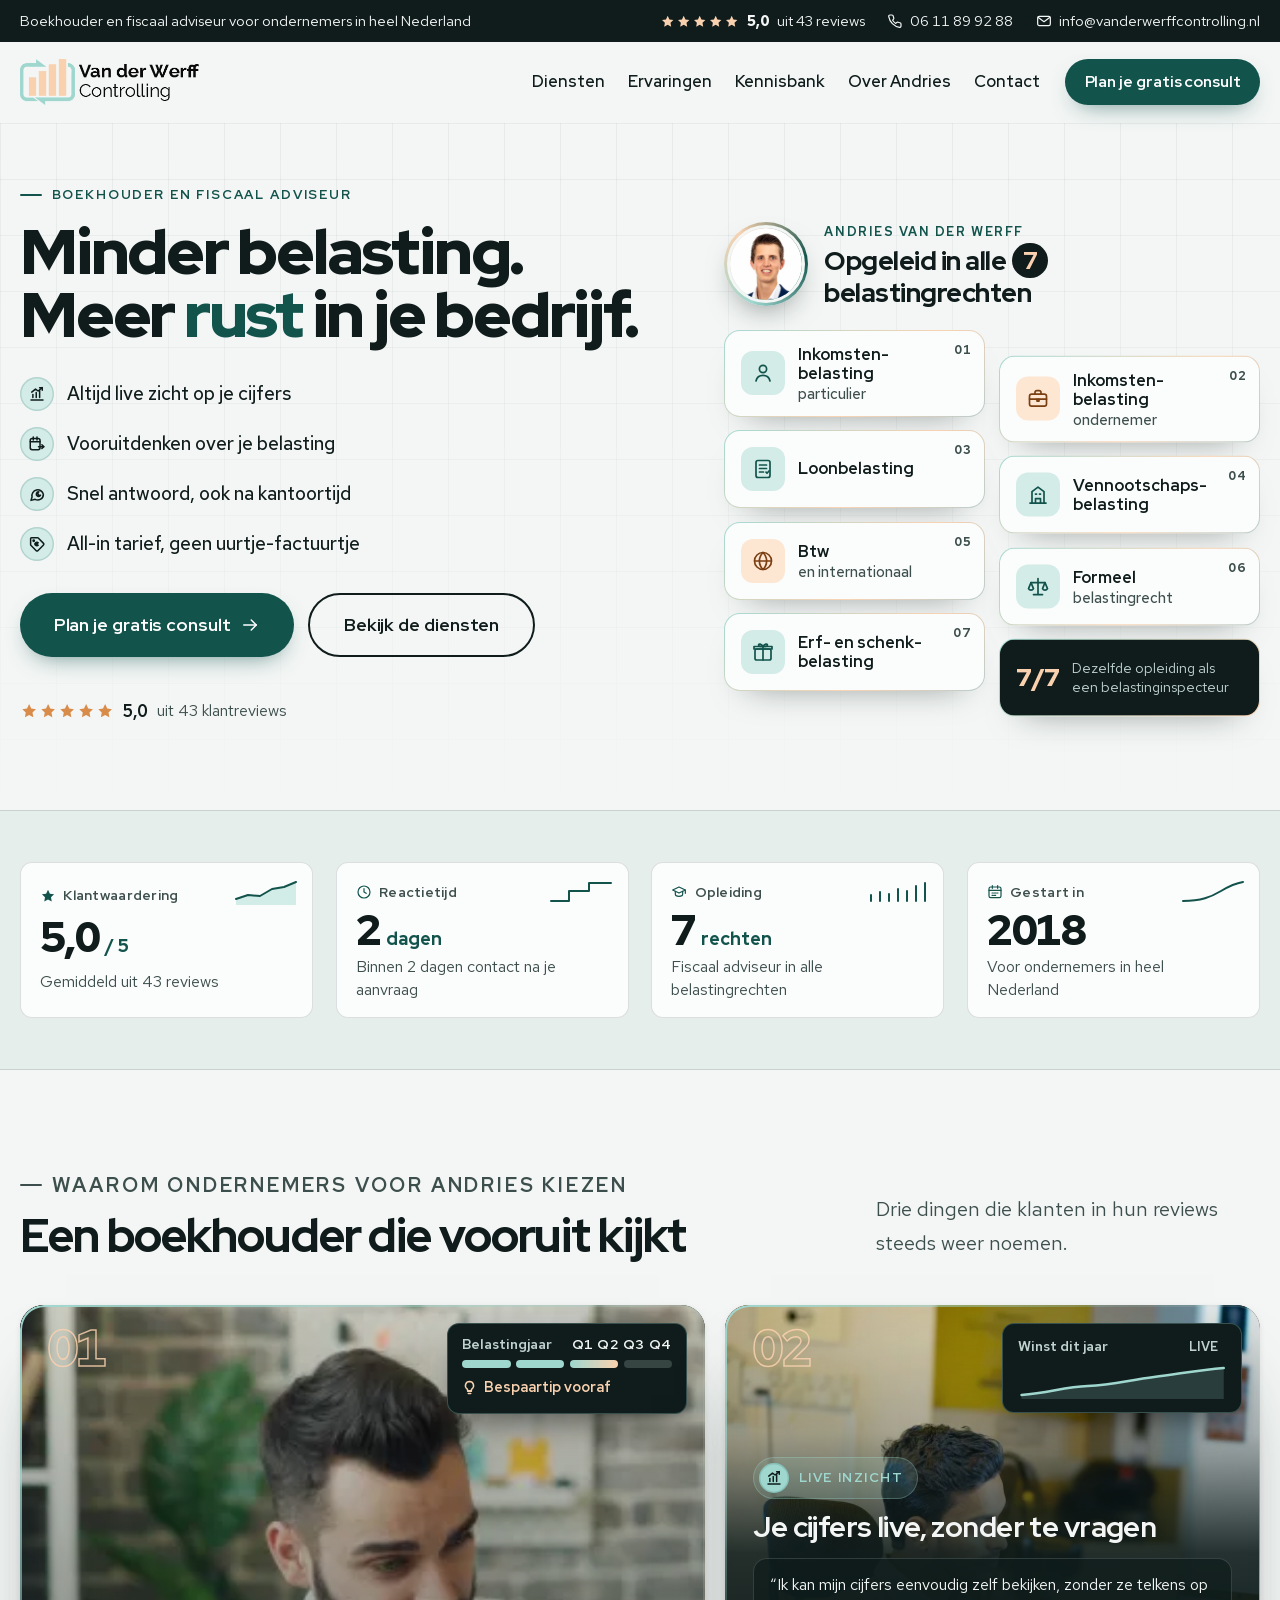
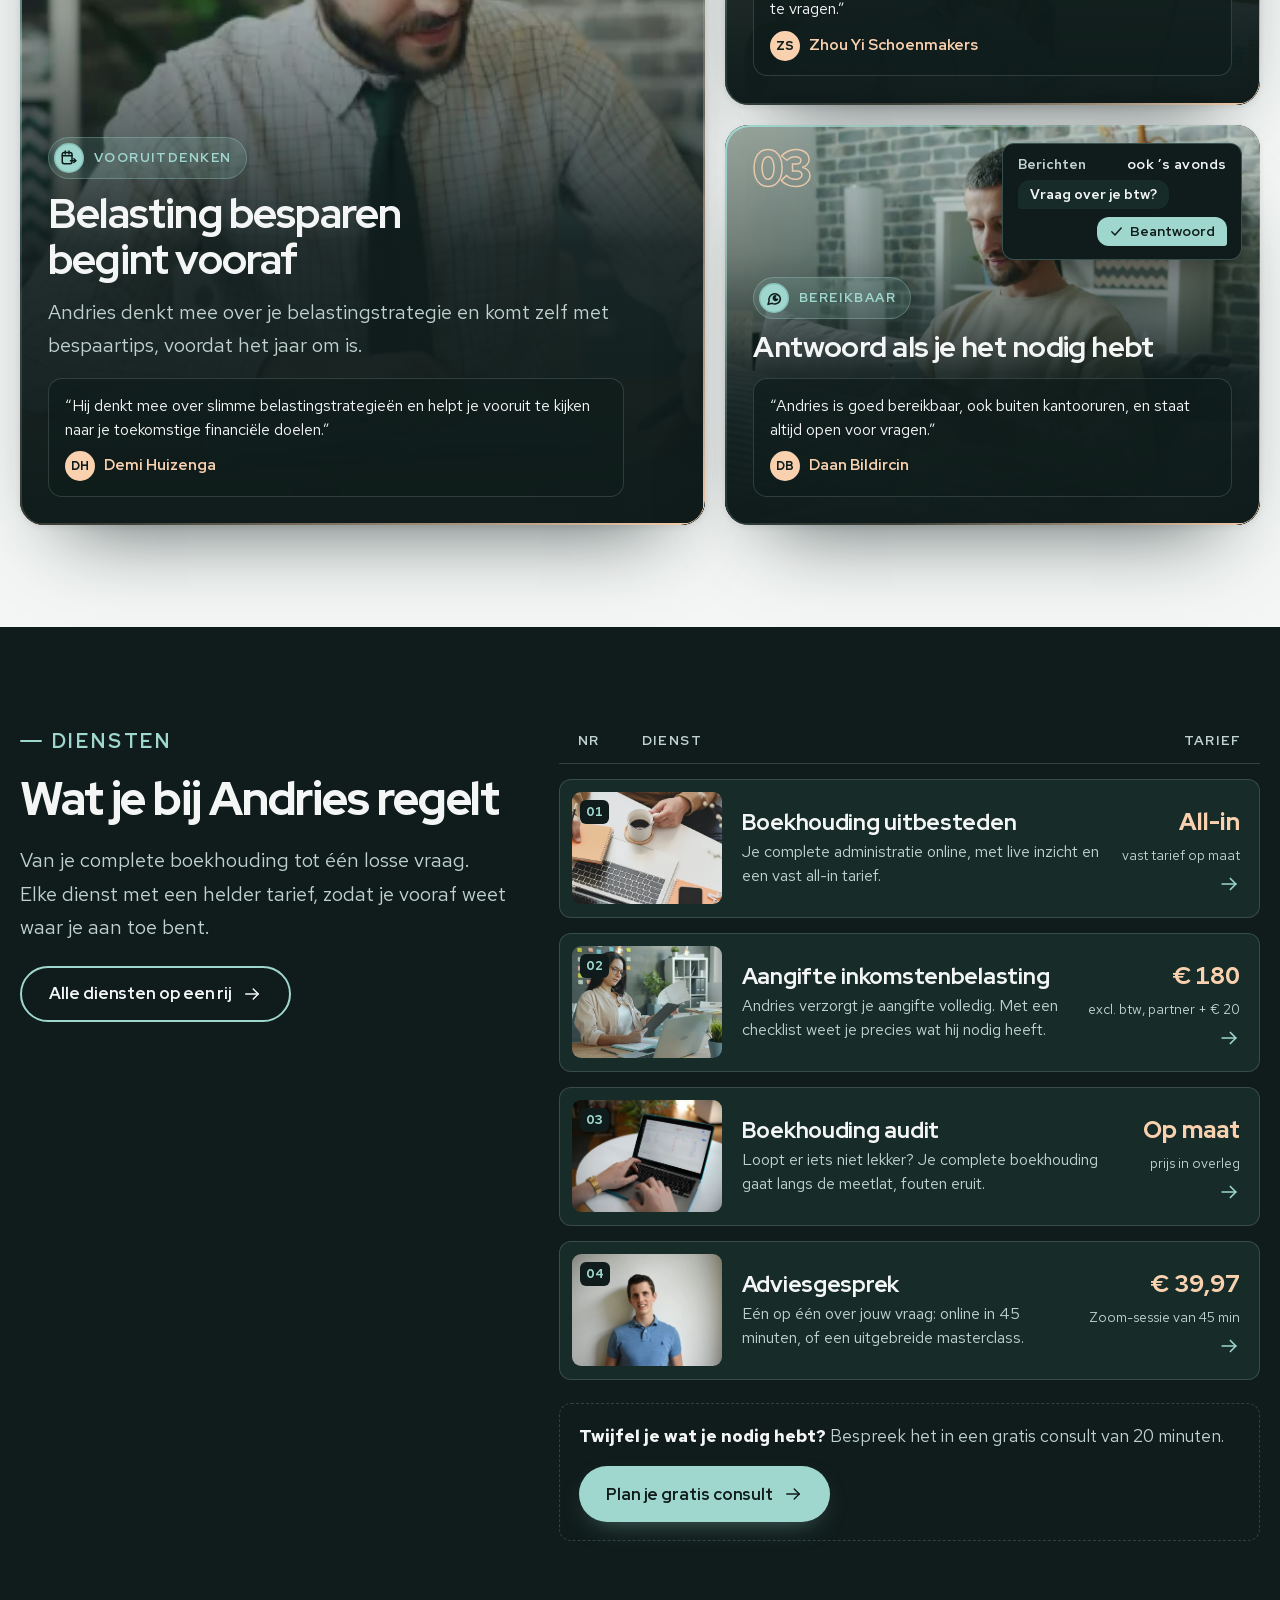
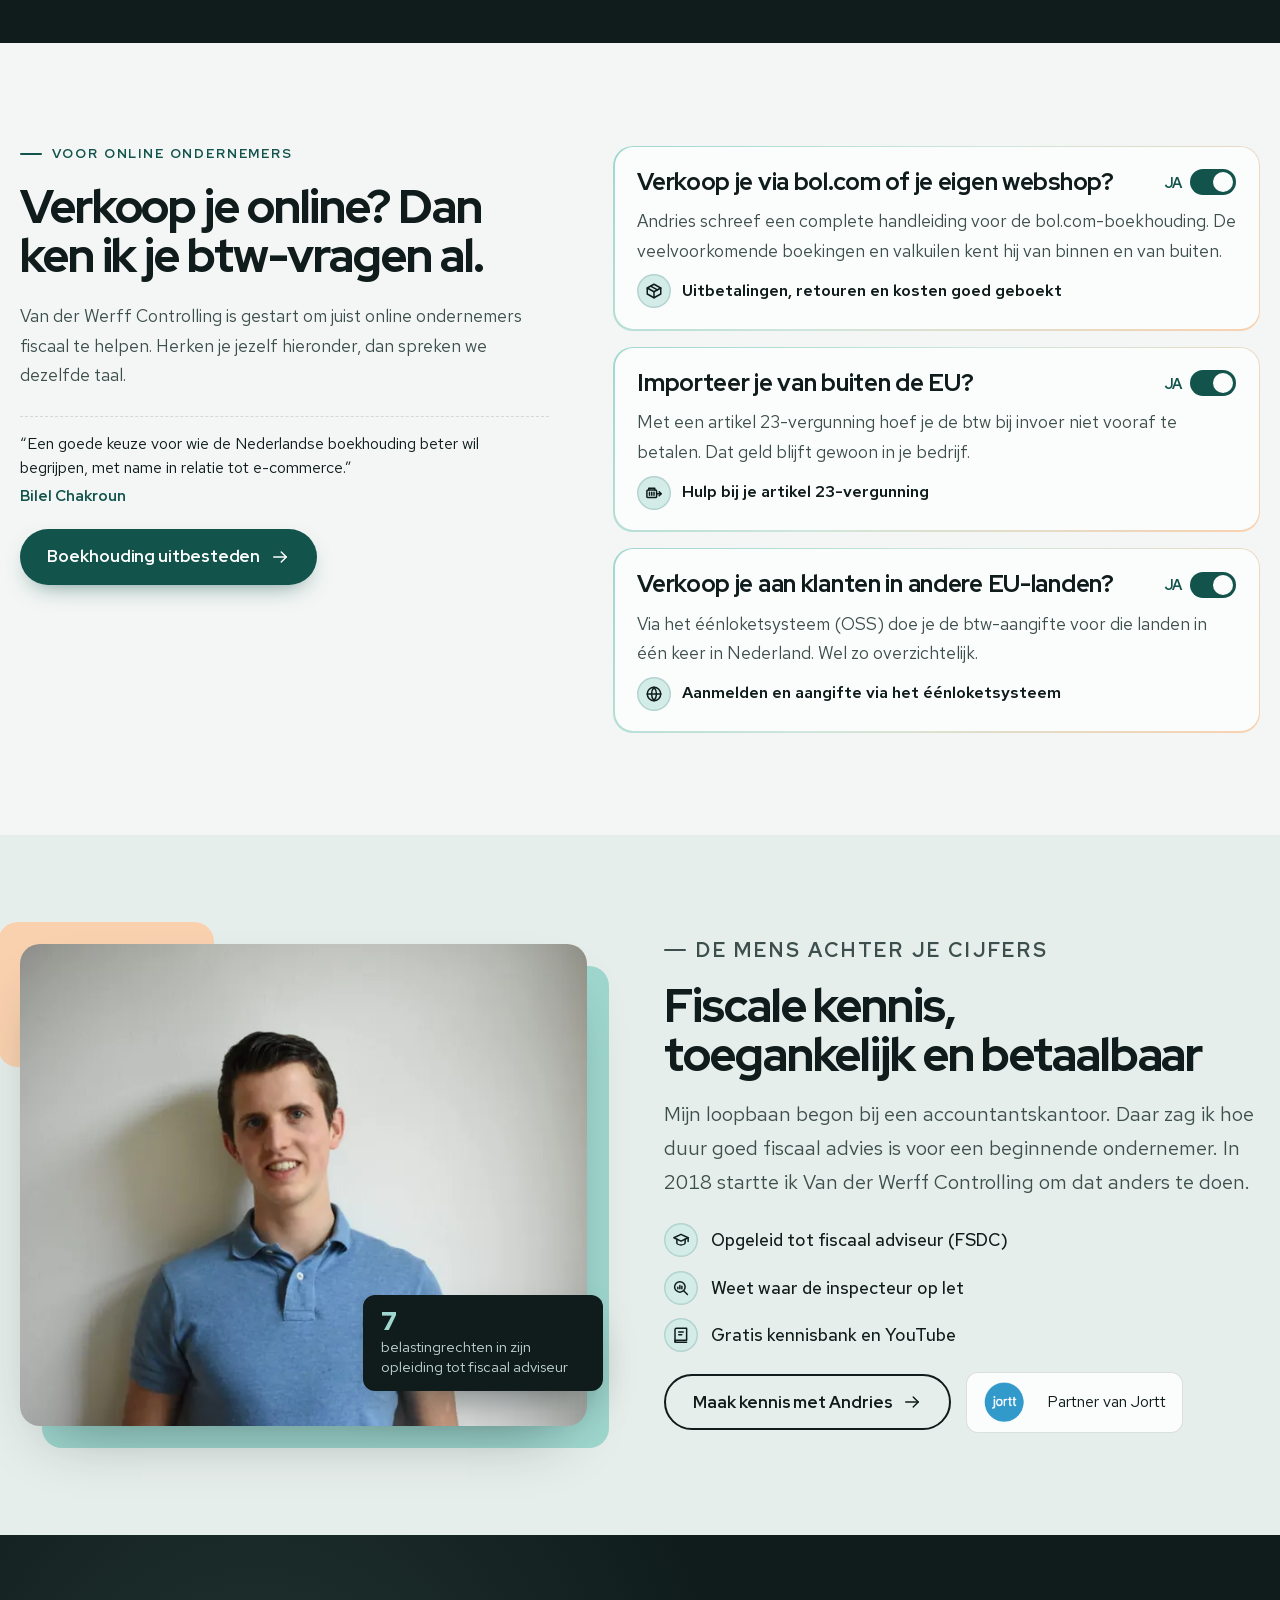
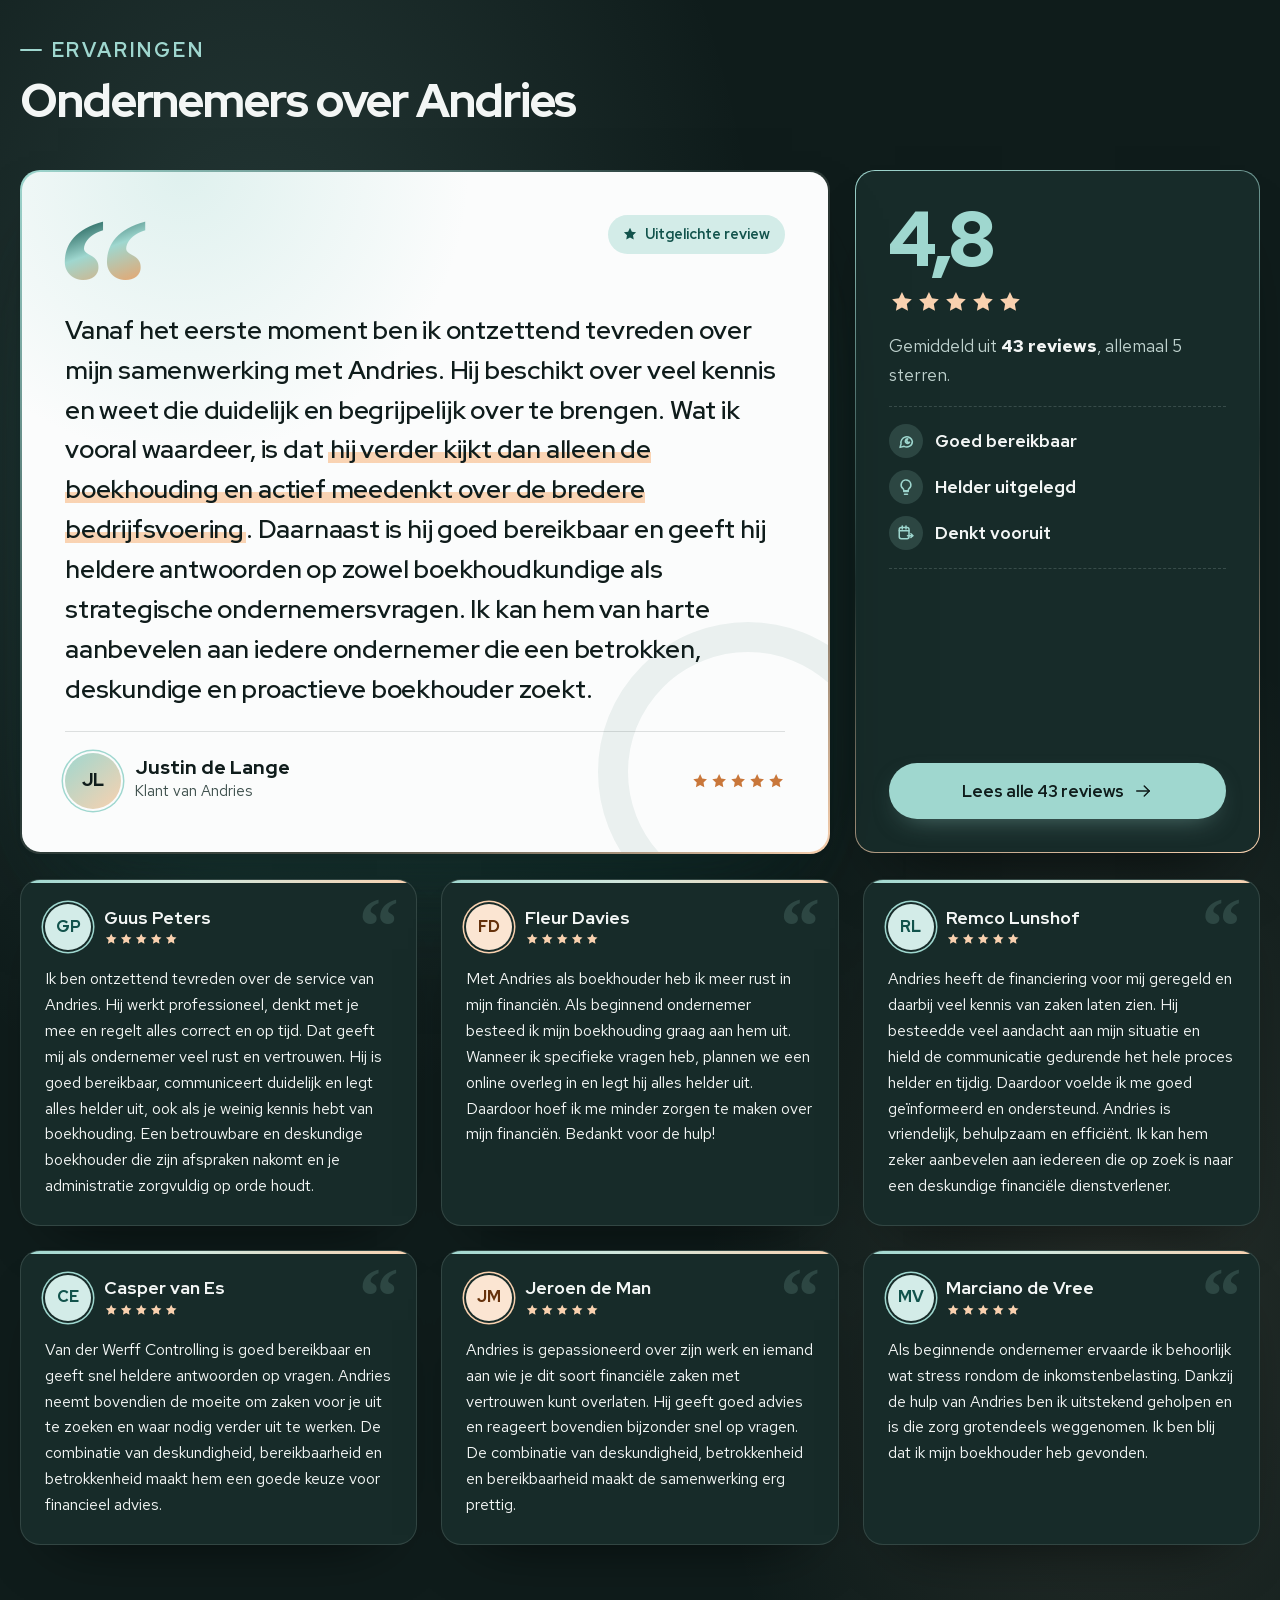
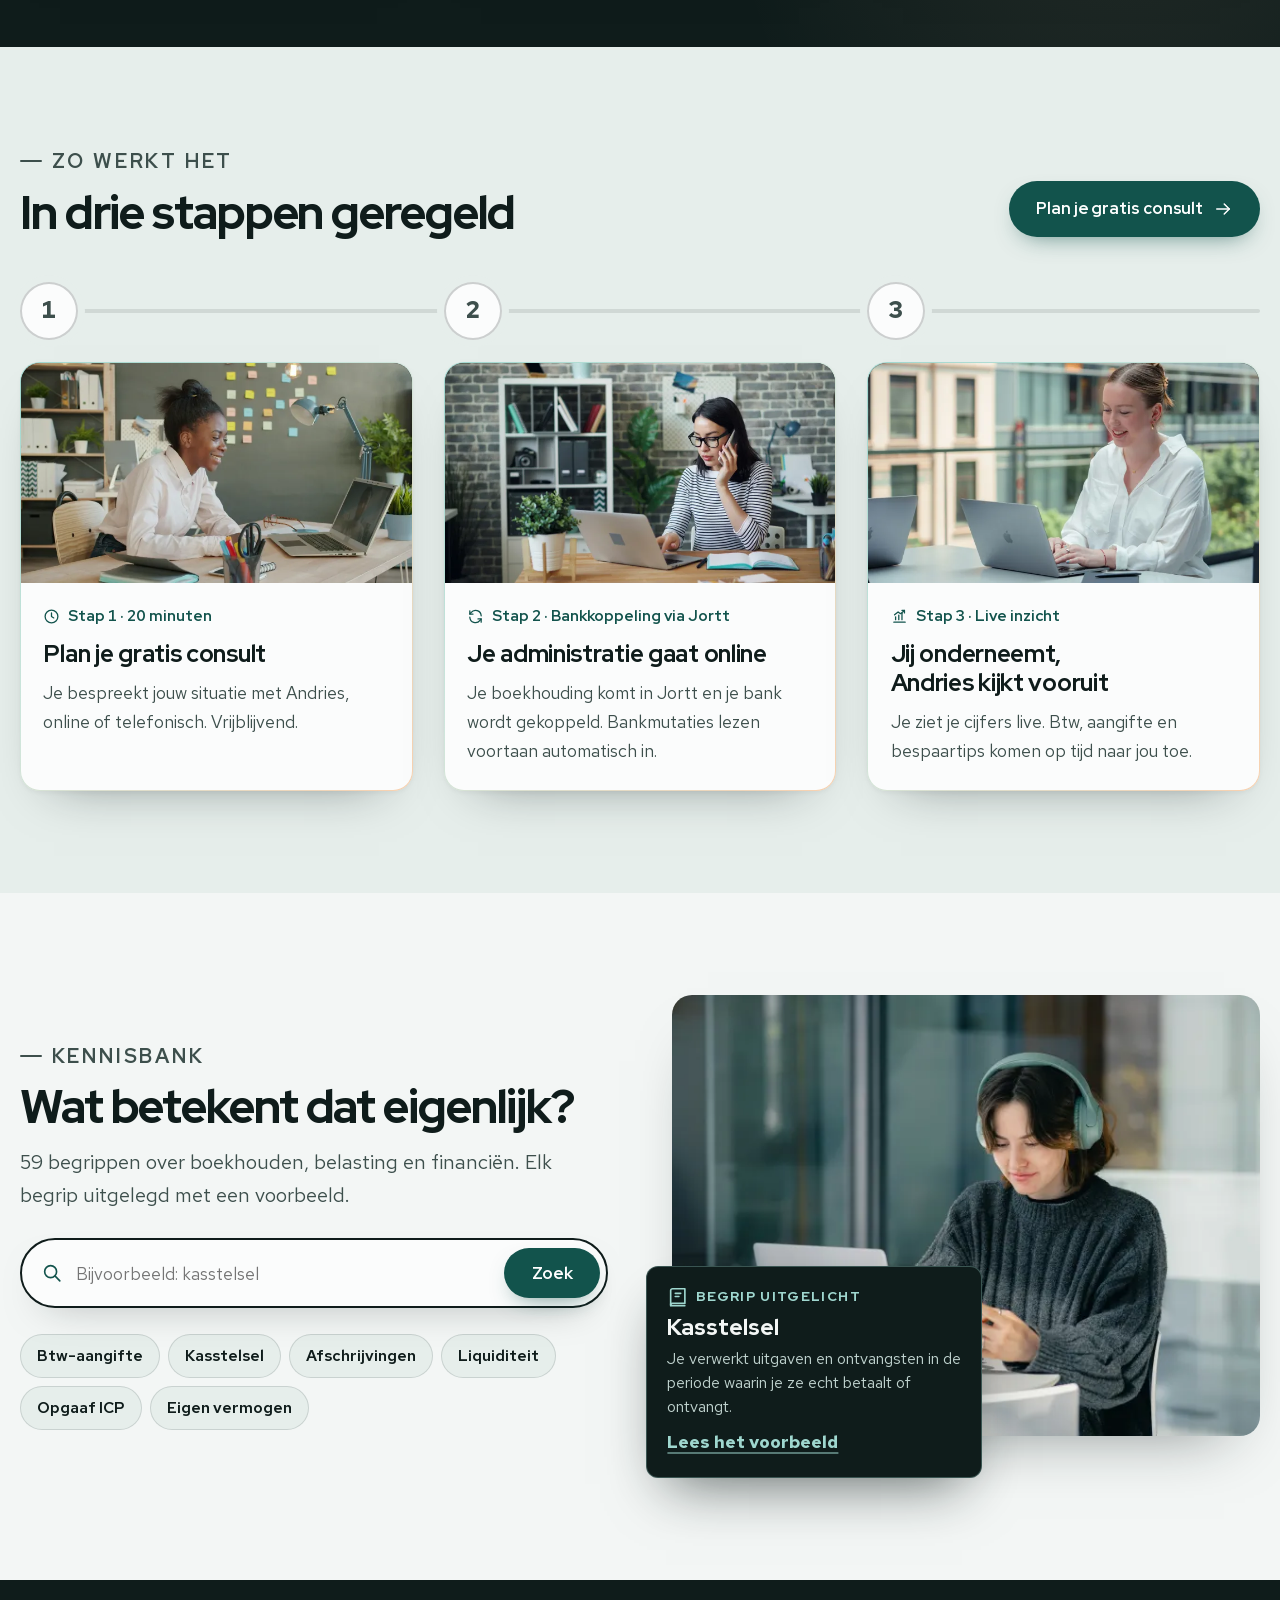
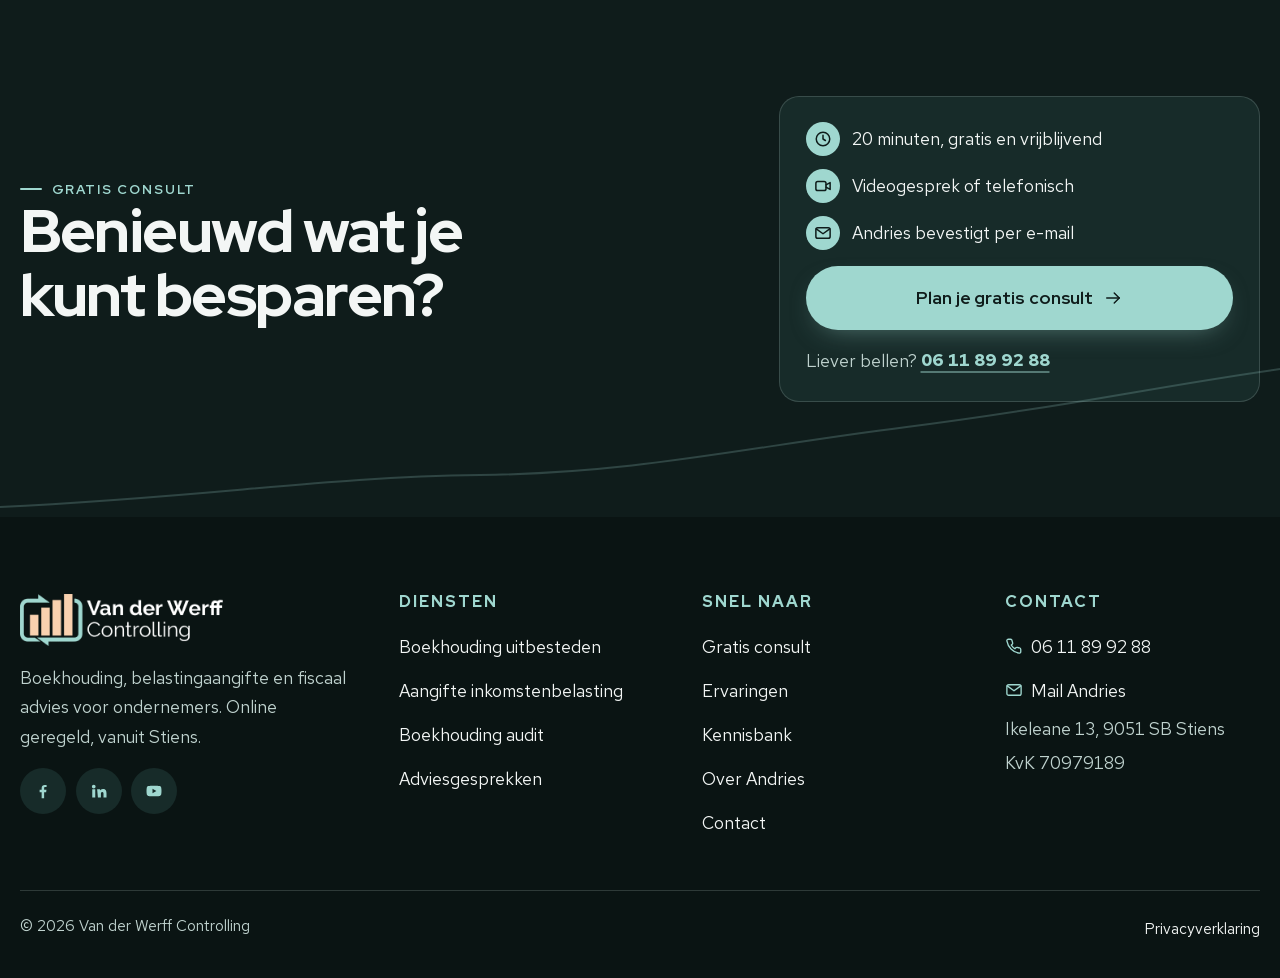
<file: index.html>
<!doctype html>
<html lang="nl">
<head>
<meta charset="utf-8">
<meta name="viewport" content="width=device-width, initial-scale=1">
<title>Boekhouder en fiscaal adviseur | Van der Werff Controlling</title>
<meta name="description" content="Minder belasting, meer rust. Andries van der Werff doet je boekhouding en aangifte online, met live inzicht in je cijfers en een vast all-in tarief.">
<link rel="canonical" href="https://vanderwerffcontrolling.nl/">
<meta property="og:type" content="website">
<meta property="og:locale" content="nl_NL">
<meta property="og:site_name" content="Van der Werff Controlling">
<meta property="og:title" content="Boekhouder en fiscaal adviseur | Van der Werff Controlling">
<meta property="og:description" content="Minder belasting, meer rust. Andries van der Werff doet je boekhouding en aangifte online, met live inzicht in je cijfers en een vast all-in tarief.">
<meta property="og:url" content="https://vanderwerffcontrolling.nl/">
<meta property="og:image" content="https://vanderwerffcontrolling.nl/assets/img/og.jpg">
<meta property="og:image:width" content="1200">
<meta property="og:image:height" content="630">
<meta name="twitter:card" content="summary_large_image">
<meta name="theme-color" content="#0f1c1b">
<link rel="icon" href="assets/img/favicon-32.png" sizes="32x32" type="image/png">
<link rel="icon" href="assets/img/favicon-192.png" sizes="192x192" type="image/png">
<link rel="apple-touch-icon" href="assets/img/apple-touch-icon.png">
<link rel="preload" href="assets/fonts/red-hat-display.woff2" as="font" type="font/woff2" crossorigin>
<link rel="preload" href="assets/fonts/red-hat-text.woff2" as="font" type="font/woff2" crossorigin>
<link rel="stylesheet" href="css/style.css?v=13">
<script type="application/ld+json">
{
 "@context": "https://schema.org",
 "@type": "AccountingService",
 "@id": "https://vanderwerffcontrolling.nl/#bedrijf",
 "name": "Van der Werff Controlling",
 "description": "Boekhouder en fiscaal adviseur voor ondernemers: boekhouding uitbesteden, aangifte inkomstenbelasting, boekhouding audit en adviesgesprekken.",
 "url": "https://vanderwerffcontrolling.nl/",
 "logo": "https://vanderwerffcontrolling.nl/assets/img/logo.png",
 "image": "https://vanderwerffcontrolling.nl/assets/img/og.jpg",
 "telephone": "+31611899288",
 "email": "info@vanderwerffcontrolling.nl",
 "foundingDate": "2018",
 "founder": {
  "@type": "Person",
  "name": "Andries van der Werff",
  "jobTitle": "Boekhouder en fiscaal adviseur"
 },
 "address": {
  "@type": "PostalAddress",
  "streetAddress": "Ikeleane 13",
  "postalCode": "9051 SB",
  "addressLocality": "Stiens",
  "addressCountry": "NL"
 },
 "areaServed": {
  "@type": "Country",
  "name": "Nederland"
 },
 "sameAs": [
  "https://www.facebook.com/vanderwerffcontrolling",
  "https://www.linkedin.com/company/van-der-werff-controlling/",
  "https://www.youtube.com/channel/UCAKu2BlNx5EaFNyX-4FA57A"
 ],
 "makesOffer": [
  {
   "@type": "Offer",
   "name": "Aangifte inkomstenbelasting voor een ondernemer",
   "price": "180",
   "priceCurrency": "EUR",
   "priceSpecification": {
    "@type": "PriceSpecification",
    "price": "180",
    "priceCurrency": "EUR",
    "valueAddedTaxIncluded": false
   }
  },
  {
   "@type": "Offer",
   "name": "Boekhouding uitbesteden",
   "description": "Vast all-in tarief, online administratie met realtime inzicht."
  },
  {
   "@type": "Offer",
   "name": "Gratis consult van 20 minuten",
   "price": "0",
   "priceCurrency": "EUR"
  }
 ]
}
</script>
</head>
<body>
<a class="overslaan" href="#inhoud">Naar de inhoud</a>
<div class="topbalk">
  <div class="wrap">
    <span class="zin">Boekhouder en fiscaal adviseur voor ondernemers in heel Nederland</span>
    <div class="topbalk-rechts">
      <a class="score" href="ervaringen.html"><span class="sterren" role="img" aria-label="5 van 5 sterren"></span> <strong>5,0</strong> uit 43 reviews</a>
      <a href="tel:+31611899288"><svg class="ic" aria-hidden="true"><use href="assets/iconen.svg#i-telefoon"/></svg> 06 11 89 92 88</a>
      <a class="mail" href="mailto:info@vanderwerffcontrolling.nl"><svg class="ic" aria-hidden="true"><use href="assets/iconen.svg#i-mail"/></svg> info@vanderwerffcontrolling.nl</a>
    </div>
  </div>
</div>
<header class="balk" data-balk>
  <div class="wrap">
    <a class="logo" href="index.html" aria-label="Van der Werff Controlling, naar de homepage">
      <img src="assets/img/logo.png" alt="Van der Werff Controlling" width="350" height="90">
    </a>
    <nav class="nav" aria-label="Hoofdmenu">
      <div class="nav-links"><a href="diensten.html">Diensten</a><a href="ervaringen.html">Ervaringen</a><a href="kennisbank.html">Kennisbank</a><a href="over-andries.html">Over Andries</a><a href="contact.html">Contact</a></div>
      <a class="knop knop-vol knop-klein" href="gratis-consult.html">Plan je gratis consult</a>
      <button class="menuknop" type="button" aria-expanded="false" aria-controls="mobiel-menu" data-menuknop><svg class="ic" aria-hidden="true"><use href="assets/iconen.svg#i-menu"/></svg><span class="sr-only">Menu openen</span></button>
    </nav>
  </div>
</header>
<div class="mobiel-menu" id="mobiel-menu" data-menu>
  <div class="mobiel-menu-kop">
    <img src="assets/img/logo-wit.png" alt="Van der Werff Controlling" width="500" height="128">
    <button class="sluit" type="button" data-menusluit aria-label="Menu sluiten"><svg class="ic" aria-hidden="true"><use href="assets/iconen.svg#i-sluit"/></svg></button>
  </div>
  <nav aria-label="Mobiel menu">
      <a href="index.html" aria-current="page">Home<svg class="ic" aria-hidden="true"><use href="assets/iconen.svg#i-pijl"/></svg></a>
      <a href="diensten.html">Diensten<svg class="ic" aria-hidden="true"><use href="assets/iconen.svg#i-pijl"/></svg></a>
      <a href="ervaringen.html">Ervaringen<svg class="ic" aria-hidden="true"><use href="assets/iconen.svg#i-pijl"/></svg></a>
      <a href="kennisbank.html">Kennisbank<svg class="ic" aria-hidden="true"><use href="assets/iconen.svg#i-pijl"/></svg></a>
      <a href="over-andries.html">Over Andries<svg class="ic" aria-hidden="true"><use href="assets/iconen.svg#i-pijl"/></svg></a>
      <a href="contact.html">Contact<svg class="ic" aria-hidden="true"><use href="assets/iconen.svg#i-pijl"/></svg></a>
  </nav>
  <div class="mobiel-menu-voet">
    <a class="knop knop-mint knop-groot" href="gratis-consult.html">Plan je gratis consult <svg class="ic pijl" aria-hidden="true"><use href="assets/iconen.svg#i-pijl"/></svg></a>
    <div class="contactregel">
      <a href="tel:+31611899288"><svg class="ic" aria-hidden="true"><use href="assets/iconen.svg#i-telefoon"/></svg> 06 11 89 92 88</a>
      <a href="mailto:info@vanderwerffcontrolling.nl"><svg class="ic" aria-hidden="true"><use href="assets/iconen.svg#i-mail"/></svg> Mail Andries</a>
    </div>
  </div>
</div>
<main id="inhoud">
<section class="hero" data-hero aria-label="Introductie">
  <div class="hero-raster-bg" aria-hidden="true"></div>
  <div class="wrap">
    <div class="hero-raster">
      <div class="hero-tekst">
        <div class="hero-boven">
          <p class="eyebrow" data-hero-item>Boekhouder en fiscaal adviseur</p>
          <h1 data-hero-item><span class="regel">Minder belasting.</span><span class="regel">Meer <span class="accent">rust</span> in je bedrijf.</span></h1>
        </div>
        <ul class="punten" data-hero-item aria-label="Wat je krijgt">
          <li><span class="icirkel"><svg class="ic" aria-hidden="true"><use href="assets/iconen.svg#i-grafiek"/></svg></span>Altijd live zicht op je cijfers</li>
          <li><span class="icirkel"><svg class="ic" aria-hidden="true"><use href="assets/iconen.svg#i-vooruit"/></svg></span>Vooruitdenken over je belasting</li>
          <li><span class="icirkel"><svg class="ic" aria-hidden="true"><use href="assets/iconen.svg#i-antwoord"/></svg></span>Snel antwoord, ook na kantoortijd</li>
          <li><span class="icirkel"><svg class="ic" aria-hidden="true"><use href="assets/iconen.svg#i-tarief"/></svg></span>All-in tarief, geen uurtje-factuurtje</li>
        </ul>
        <div class="knoppen" data-hero-item>
          <a class="knop knop-vol" href="gratis-consult.html">Plan je gratis consult <svg class="ic pijl" aria-hidden="true"><use href="assets/iconen.svg#i-pijl"/></svg></a>
          <a class="knop knop-lijn" href="#diensten">Bekijk de diensten</a>
        </div>
        <div class="bewijsregel" data-hero-item>
          <a href="ervaringen.html"><span class="sterren" role="img" aria-label="5 van 5 sterren"></span> <strong>5,0</strong> uit 43 klantreviews</a>
        </div>
      </div>

      <div class="rechten-zone" data-hero-item>
        <div class="rechten-kop">
          <span class="rond-portret"><img src="assets/img/andries-rond.webp" alt="Andries van der Werff" width="360" height="360"></span>
          <div>
            <p class="rechten-label">Andries van der Werff</p>
            <p class="rechten-titel">Opgeleid in alle <span class="zeven-cijfer">7</span> belastingrechten</p>
          </div>
        </div>
        <ul class="rechten-tegels" aria-label="De zeven belastingrechten">
            <li class="recht" style="--i:0"><span class="recht-icoon"><svg class="ic" aria-hidden="true"><use href="assets/iconen.svg?v=2#i-r-persoon"/></svg></span><span class="recht-nr">01</span><span class="recht-naam">Inkomsten&shy;belasting<span class="recht-sub">particulier</span></span></li>
            <li class="recht" style="--i:1"><span class="recht-icoon"><svg class="ic" aria-hidden="true"><use href="assets/iconen.svg?v=2#i-r-ondernemer"/></svg></span><span class="recht-nr">02</span><span class="recht-naam">Inkomsten&shy;belasting<span class="recht-sub">ondernemer</span></span></li>
            <li class="recht" style="--i:2"><span class="recht-icoon"><svg class="ic" aria-hidden="true"><use href="assets/iconen.svg?v=2#i-r-loon"/></svg></span><span class="recht-nr">03</span><span class="recht-naam">Loon&shy;belasting</span></li>
            <li class="recht" style="--i:3"><span class="recht-icoon"><svg class="ic" aria-hidden="true"><use href="assets/iconen.svg?v=2#i-r-vpb"/></svg></span><span class="recht-nr">04</span><span class="recht-naam">Vennootschaps&shy;belasting</span></li>
            <li class="recht" style="--i:4"><span class="recht-icoon"><svg class="ic" aria-hidden="true"><use href="assets/iconen.svg?v=2#i-r-btw"/></svg></span><span class="recht-nr">05</span><span class="recht-naam">Btw<span class="recht-sub">en internationaal</span></span></li>
            <li class="recht" style="--i:5"><span class="recht-icoon"><svg class="ic" aria-hidden="true"><use href="assets/iconen.svg?v=2#i-r-formeel"/></svg></span><span class="recht-nr">06</span><span class="recht-naam">Formeel<span class="recht-sub">belastingrecht</span></span></li>
            <li class="recht" style="--i:6"><span class="recht-icoon"><svg class="ic" aria-hidden="true"><use href="assets/iconen.svg?v=2#i-r-erf"/></svg></span><span class="recht-nr">07</span><span class="recht-naam">Erf- en schenk&shy;belasting</span></li>
            <li class="recht recht-zegel" style="--i:7" aria-hidden="true"><span class="zegel-cijfer">7/7</span><span class="zegel-tekst">Dezelfde opleiding als een belastinginspecteur</span></li>
          </ul>
      </div>
    </div>
  </div>
</section>

<section class="bewijs" aria-label="Kerncijfers">
  <div class="wrap">
    <div class="bewijs-rij" data-rev data-stagger>
      <div class="tegel">
        <span class="tegel-label"><svg class="ic" aria-hidden="true"><use href="assets/iconen.svg#i-ster"/></svg> Klantwaardering</span>
        <span class="tegel-waarde cijfer"><span data-tel="5,0">5,0</span><small>/ 5</small></span>
        <p>Gemiddeld uit 43 reviews</p>
        <svg class="spark" viewBox="0 0 64 26" aria-hidden="true"><path class="vlak" d="M2 20 L14 16 L26 17 L38 10 L50 8 L62 3 L62 26 L2 26Z"/><path d="M2 20 L14 16 L26 17 L38 10 L50 8 L62 3"/></svg>
      </div>
      <div class="tegel">
        <span class="tegel-label"><svg class="ic" aria-hidden="true"><use href="assets/iconen.svg#i-klok"/></svg> Reactietijd</span>
        <span class="tegel-waarde cijfer"><span data-tel="2">2</span><small>dagen</small></span>
        <p>Binnen 2 dagen contact na je aanvraag</p>
        <svg class="spark" viewBox="0 0 64 26" aria-hidden="true"><path d="M2 22 L20 22 L20 12 L40 12 L40 4 L62 4"/></svg>
      </div>
      <div class="tegel">
        <span class="tegel-label"><svg class="ic" aria-hidden="true"><use href="assets/iconen.svg#i-diploma"/></svg> Opleiding</span>
        <span class="tegel-waarde cijfer"><span data-tel="7">7</span><small>rechten</small></span>
        <p>Fiscaal adviseur in alle belastingrechten</p>
        <svg class="spark" viewBox="0 0 64 26" aria-hidden="true"><path d="M6 22v-6M15 22v-9M24 22v-7M33 22v-12M42 22v-10M51 22v-15M60 22v-18"/></svg>
      </div>
      <div class="tegel">
        <span class="tegel-label"><svg class="ic" aria-hidden="true"><use href="assets/iconen.svg#i-kalender"/></svg> Gestart in</span>
        <span class="tegel-waarde cijfer"><span data-tel="2018">2018</span></span>
        <p>Voor ondernemers in heel Nederland</p>
        <svg class="spark" viewBox="0 0 64 26" aria-hidden="true"><path d="M2 22 C 20 22, 30 18, 40 12 S 56 4, 62 3"/></svg>
      </div>
    </div>
  </div>
</section>

<section class="sectie usp-sectie" aria-labelledby="usp-kop">
  <div class="wrap">
    <div class="kop kop-split usp-kop" data-rev>
      <div>
        <p class="eyebrow">Waarom ondernemers voor Andries kiezen</p>
        <h2 id="usp-kop">Een boekhouder die vooruit kijkt</h2>
      </div>
      <p>Drie dingen die klanten in hun reviews steeds weer noemen.</p>
    </div>
    <div class="usp-rij usp-bento" data-rev data-stagger aria-roledescription="carrousel" aria-label="Voordelen">
      <article class="vk groot">
        <figure class="vk-foto"><img src="assets/img/vooruit-plannen-1200.webp" srcset="assets/img/vooruit-plannen-700.webp 700w, assets/img/vooruit-plannen-1200.webp 1200w" sizes="(max-width: 860px) 86vw, 52vw" alt="Ondernemer maakt notities naast zijn laptop" width="1200" height="675" loading="lazy" style="object-position:45% 35%"></figure>
        <span class="vk-nr" aria-hidden="true">01</span>
        <div class="vw-widget vk-widget" aria-hidden="true">
          <span class="vw-w-kop">Belastingjaar <b>Q1 Q2 Q3 Q4</b></span>
          <span class="vw-kwartalen"><i class="af"></i><i class="af"></i><i class="nu"></i><i></i></span>
          <span class="vw-w-tip"><svg class="ic" aria-hidden="true"><use href="assets/iconen.svg#i-lamp"/></svg> Bespaartip vooraf</span>
        </div>
        <div class="vk-inhoud">
          <span class="vk-label"><span class="icirkel"><svg class="ic" aria-hidden="true"><use href="assets/iconen.svg#i-vooruit"/></svg></span>Vooruitdenken</span>
          <h3>Belasting besparen begint vooraf</h3>
          <p>Andries denkt mee over je belastingstrategie en komt zelf met bespaartips, voordat het jaar om is.</p>
          <blockquote class="vk-citaat"><p>&ldquo;Hij denkt mee over slimme belastingstrategieën en helpt je vooruit te kijken naar je toekomstige financiële doelen.&rdquo;</p><cite><span class="initiaal" aria-hidden="true">DH</span>Demi Huizenga</cite></blockquote>
        </div>
      </article>
      <article class="vk">
        <figure class="vk-foto"><img src="assets/img/cijfers-live-1200.webp" srcset="assets/img/cijfers-live-700.webp 700w, assets/img/cijfers-live-1200.webp 1200w" sizes="(max-width: 860px) 86vw, 40vw" alt="Ondernemer bekijkt grafieken op zijn laptop" width="1200" height="675" loading="lazy" style="object-position:40% 45%"></figure>
        <span class="vk-nr" aria-hidden="true">02</span>
        <div class="vw-widget vk-widget" aria-hidden="true">
          <span class="vw-w-kop">Winst dit jaar <span class="live"><i></i>LIVE</span></span>
          <svg viewBox="0 0 120 34" preserveAspectRatio="none"><path class="vlak" d="M2 30 C 18 28, 26 22, 40 21 S 64 15, 78 12 S 104 5, 118 3 L118 34 L2 34Z"/><path d="M2 30 C 18 28, 26 22, 40 21 S 64 15, 78 12 S 104 5, 118 3"/></svg>
        </div>
        <div class="vk-inhoud">
          <span class="vk-label"><span class="icirkel"><svg class="ic" aria-hidden="true"><use href="assets/iconen.svg#i-grafiek"/></svg></span>Live inzicht</span>
          <h3>Je cijfers live, zonder te vragen</h3>
          <p>Via het realtime dashboard van Jortt zie je omzet, kosten en winst wanneer jij wilt.</p>
          <blockquote class="vk-citaat"><p>&ldquo;Ik kan mijn cijfers eenvoudig zelf bekijken, zonder ze telkens op te vragen.&rdquo;</p><cite><span class="initiaal" aria-hidden="true">ZS</span>Zhou Yi Schoenmakers</cite></blockquote>
        </div>
      </article>
      <article class="vk">
        <figure class="vk-foto"><img src="assets/img/antwoord-bank-1200.webp" srcset="assets/img/antwoord-bank-700.webp 700w, assets/img/antwoord-bank-1200.webp 1200w" sizes="(max-width: 860px) 86vw, 40vw" alt="Ondernemer leest een bericht op zijn telefoon op de bank" width="1200" height="675" loading="lazy" style="object-position:55% 40%"></figure>
        <span class="vk-nr" aria-hidden="true">03</span>
        <div class="vw-widget vk-widget" aria-hidden="true">
          <span class="vw-w-kop">Berichten <b>ook &rsquo;s avonds</b></span>
          <span class="vw-bubbel">Vraag over je btw?</span>
          <span class="vw-bubbel mint"><svg class="ic" aria-hidden="true"><use href="assets/iconen.svg#i-vink"/></svg> Beantwoord</span>
        </div>
        <div class="vk-inhoud">
          <span class="vk-label"><span class="icirkel"><svg class="ic" aria-hidden="true"><use href="assets/iconen.svg#i-antwoord"/></svg></span>Bereikbaar</span>
          <h3>Antwoord als je het nodig hebt</h3>
          <p>Een vraag tussendoor? Je krijgt snel een helder antwoord, ook buiten kantooruren.</p>
          <blockquote class="vk-citaat"><p>&ldquo;Andries is goed bereikbaar, ook buiten kantooruren, en staat altijd open voor vragen.&rdquo;</p><cite><span class="initiaal" aria-hidden="true">DB</span>Daan Bildircin</cite></blockquote>
        </div>
      </article>
    </div>
  </div>
</section>

<section class="sectie donker" id="diensten" aria-labelledby="diensten-kop">
  <div class="wrap grootboek-raster">
    <div class="grootboek-intro" data-rev>
      <p class="eyebrow">Diensten</p>
      <h2 id="diensten-kop">Wat je bij Andries regelt</h2>
      <p>Van je complete boekhouding tot één losse vraag. Elke dienst met een helder tarief, zodat je vooraf weet waar je aan toe bent.</p>
      <div class="knoppen"><a class="knop knop-lijn" href="diensten.html">Alle diensten op een rij <svg class="ic pijl" aria-hidden="true"><use href="assets/iconen.svg#i-pijl"/></svg></a></div>
    </div>
    <div>
      <div class="grootboek-kop" aria-hidden="true"><span>Nr</span><span>Dienst</span><span>Tarief</span></div>
      <ol class="grootboek" data-rev data-stagger>
        <li class="regel-kaart">
          <div class="beeldje"><img src="assets/img/bureau-laptop-700.webp" alt="Laptop en notitieboek op een licht bureau" width="700" height="333" loading="lazy"><span class="nr">01</span></div>
          <div><h3><a href="boekhouding-uitbesteden.html">Boekhouding uitbesteden</a></h3><p>Je complete administratie online, met live inzicht en een vast all-in tarief.</p></div>
          <div class="bedrag"><b>All-in</b><small>vast tarief op maat</small><svg class="ic" aria-hidden="true"><use href="assets/iconen.svg#i-pijl"/></svg></div>
        </li>
        <li class="regel-kaart">
          <div class="beeldje"><img src="assets/img/aangifte-documenten-700.webp" alt="Ondernemer bekijkt papieren naast haar laptop" width="700" height="394" loading="lazy" style="object-position:30% 50%"><span class="nr">02</span></div>
          <div><h3><a href="aangifte-inkomstenbelasting.html">Aangifte inkomstenbelasting</a></h3><p>Andries verzorgt je aangifte volledig. Met een checklist weet je precies wat hij nodig heeft.</p></div>
          <div class="bedrag"><b>€ 180</b><small>excl. btw, partner + € 20</small><svg class="ic" aria-hidden="true"><use href="assets/iconen.svg#i-pijl"/></svg></div>
        </li>
        <li class="regel-kaart">
          <div class="beeldje"><img src="assets/img/audit-spreadsheet-700.webp" alt="Handen op een laptop met een spreadsheet in beeld" width="700" height="467" loading="lazy"><span class="nr">03</span></div>
          <div><h3><a href="diensten.html#audit">Boekhouding audit</a></h3><p>Loopt er iets niet lekker? Je complete boekhouding gaat langs de meetlat, fouten eruit.</p></div>
          <div class="bedrag"><b>Op maat</b><small>prijs in overleg</small><svg class="ic" aria-hidden="true"><use href="assets/iconen.svg#i-pijl"/></svg></div>
        </li>
        <li class="regel-kaart">
          <div class="beeldje"><img src="assets/img/andries-casual-800.webp" alt="Andries van der Werff in een blauwe polo" width="800" height="533" loading="lazy" style="object-position:50% 20%"><span class="nr">04</span></div>
          <div><h3><a href="diensten.html#advies">Adviesgesprek</a></h3><p>Eén op één over jouw vraag: online in 45 minuten, of een uitgebreide masterclass.</p></div>
          <div class="bedrag"><b>€ 39,97</b><small>Zoom-sessie van 45 min</small><svg class="ic" aria-hidden="true"><use href="assets/iconen.svg#i-pijl"/></svg></div>
        </li>
      </ol>
      <div class="grootboek-voet" data-rev>
        <p><strong>Twijfel je wat je nodig hebt?</strong> Bespreek het in een gratis consult van 20 minuten.</p>
        <a class="knop knop-vol" href="gratis-consult.html">Plan je gratis consult <svg class="ic pijl" aria-hidden="true"><use href="assets/iconen.svg#i-pijl"/></svg></a>
      </div>
    </div>
  </div>
</section>

<section class="sectie" aria-labelledby="ecom-kop">
  <div class="wrap ecom-raster">
    <div class="ecom-intro" data-rev>
      <p class="eyebrow">Voor online ondernemers</p>
      <h2 id="ecom-kop">Verkoop je online? Dan ken ik je btw-vragen al.</h2>
      <p class="dim">Van der Werff Controlling is gestart om juist online ondernemers fiscaal te helpen. Herken je jezelf hieronder, dan spreken we dezelfde taal.</p>
      <p class="citaat-mini"><q>Een goede keuze voor wie de Nederlandse boekhouding beter wil begrijpen, met name in relatie tot e-commerce.</q><cite>Bilel Chakroun</cite></p>
      <div class="knoppen"><a class="knop knop-vol" href="boekhouding-uitbesteden.html">Boekhouding uitbesteden <svg class="ic pijl" aria-hidden="true"><use href="assets/iconen.svg#i-pijl"/></svg></a></div>
    </div>
    <ul class="schakel-lijst" data-rev data-stagger>
      <li class="schakel-kaart">
        <div class="schakel-binnen">
          <div class="schakel-vraag">Verkoop je via bol.com of je eigen webshop? <span class="schakelaar" aria-hidden="true">JA <i></i></span></div>
          <p>Andries schreef een complete handleiding voor de bol.com-boekhouding. De veelvoorkomende boekingen en valkuilen kent hij van binnen en van buiten.</p>
          <p class="wat-ik-doe"><span class="icirkel"><svg class="ic" aria-hidden="true"><use href="assets/iconen.svg#i-pakket"/></svg></span>Uitbetalingen, retouren en kosten goed geboekt</p>
        </div>
      </li>
      <li class="schakel-kaart">
        <div class="schakel-binnen">
          <div class="schakel-vraag">Importeer je van buiten de EU? <span class="schakelaar" aria-hidden="true">JA <i></i></span></div>
          <p>Met een artikel 23-vergunning hoef je de btw bij invoer niet vooraf te betalen. Dat geld blijft gewoon in je bedrijf.</p>
          <p class="wat-ik-doe"><span class="icirkel"><svg class="ic" aria-hidden="true"><use href="assets/iconen.svg#i-invoer"/></svg></span>Hulp bij je artikel 23-vergunning</p>
        </div>
      </li>
      <li class="schakel-kaart">
        <div class="schakel-binnen">
          <div class="schakel-vraag">Verkoop je aan klanten in andere EU-landen? <span class="schakelaar" aria-hidden="true">JA <i></i></span></div>
          <p>Via het éénloketsysteem (OSS) doe je de btw-aangifte voor die landen in één keer in Nederland. Wel zo overzichtelijk.</p>
          <p class="wat-ik-doe"><span class="icirkel"><svg class="ic" aria-hidden="true"><use href="assets/iconen.svg#i-loket"/></svg></span>Aanmelden en aangifte via het éénloketsysteem</p>
        </div>
      </li>
    </ul>
  </div>
</section>

<section class="sectie vlak-2" aria-labelledby="andries-kop">
  <div class="wrap mens-raster">
    <div class="portret-kader" data-rev="links">
      <img src="assets/img/andries-casual.webp" srcset="assets/img/andries-casual-800.webp 800w, assets/img/andries-casual.webp 1400w" sizes="(max-width: 860px) 92vw, 46vw" alt="Andries van der Werff, eigenaar van Van der Werff Controlling" width="1400" height="933" loading="lazy">
      <div class="portret-badge" data-zweef="8"><b class="cijfer">7</b><span>belastingrechten in zijn opleiding tot fiscaal adviseur</span></div>
    </div>
    <div class="mens-tekst" data-rev>
      <p class="eyebrow">De mens achter je cijfers</p>
      <h2 id="andries-kop">Fiscale kennis, toegankelijk en betaalbaar</h2>
      <p>Mijn loopbaan begon bij een accountantskantoor. Daar zag ik hoe duur goed fiscaal advies is voor een beginnende ondernemer. In 2018 startte ik Van der Werff Controlling om dat anders te doen.</p>
      <ul class="feiten">
        <li><span class="icirkel"><svg class="ic" aria-hidden="true"><use href="assets/iconen.svg#i-diploma"/></svg></span>Opgeleid tot fiscaal adviseur (FSDC)</li>
        <li><span class="icirkel"><svg class="ic" aria-hidden="true"><use href="assets/iconen.svg#i-audit"/></svg></span>Weet waar de inspecteur op let</li>
        <li><span class="icirkel"><svg class="ic" aria-hidden="true"><use href="assets/iconen.svg#i-boek"/></svg></span>Gratis kennisbank en YouTube</li>
      </ul>
      <div class="knoppen">
        <a class="knop knop-lijn" href="over-andries.html">Maak kennis met Andries <svg class="ic pijl" aria-hidden="true"><use href="assets/iconen.svg#i-pijl"/></svg></a>
        <span class="partner"><img src="assets/img/jortt.png" alt="Jortt" width="345" height="245" loading="lazy">Partner van Jortt</span>
      </div>
    </div>
  </div>
</section>

<section class="sectie reviews-sectie donker" aria-labelledby="reviews-kop">
  <div class="wrap">
    <div class="kop" data-rev>
      <p class="eyebrow">Ervaringen</p>
      <h2 id="reviews-kop">Ondernemers over Andries</h2>
    </div>
    <div class="reviews-podium">
      <div data-rev><figure class="review-groot" data-kantel="3">
  <div class="rg-binnen">
    <span class="kantel-glans" aria-hidden="true"></span>
    <div class="rg-kop"><span class="rg-label"><svg class="ic" aria-hidden="true"><use href="assets/iconen.svg#i-ster"/></svg> Uitgelichte review</span></div>
    <blockquote><p>Vanaf het eerste moment ben ik ontzettend tevreden over mijn samenwerking met Andries. Hij beschikt over veel kennis en weet die duidelijk en begrijpelijk over te brengen. Wat ik vooral waardeer, is dat <mark>hij verder kijkt dan alleen de boekhouding en actief meedenkt over de bredere bedrijfsvoering</mark>. Daarnaast is hij goed bereikbaar en geeft hij heldere antwoorden op zowel boekhoudkundige als strategische ondernemersvragen. Ik kan hem van harte aanbevelen aan iedere ondernemer die een betrokken, deskundige en proactieve boekhouder zoekt.</p></blockquote>
    <figcaption class="rg-wie"><span class="initiaal" aria-hidden="true">JL</span><div><b>Justin de Lange</b><span>Klant van Andries</span></div><span class="sterren" role="img" aria-label="5 van 5 sterren"></span></figcaption>
  </div>
</figure></div>
      <aside class="score-paneel" data-rev aria-label="Klantwaardering">
        <span class="score-groot cijfer" data-tel="5,0">5,0</span>
        <span class="sterren groot" role="img" aria-label="5 van 5 sterren"></span>
        <p>Gemiddeld uit <strong>43 reviews</strong>, allemaal 5 sterren.</p>
        <ul class="thema-lijst">
          <li><span class="icirkel"><svg class="ic" aria-hidden="true"><use href="assets/iconen.svg#i-antwoord"/></svg></span>Goed bereikbaar</li>
          <li><span class="icirkel"><svg class="ic" aria-hidden="true"><use href="assets/iconen.svg#i-lamp"/></svg></span>Helder uitgelegd</li>
          <li><span class="icirkel"><svg class="ic" aria-hidden="true"><use href="assets/iconen.svg#i-vooruit"/></svg></span>Denkt vooruit</li>
        </ul>
        <a class="knop knop-vol" href="ervaringen.html">Lees alle 43 reviews <svg class="ic pijl" aria-hidden="true"><use href="assets/iconen.svg#i-pijl"/></svg></a>
      </aside>
    </div>
    <div class="review-rij drie" data-rev data-stagger data-carrousel="home-reviews" aria-roledescription="carrousel" aria-label="Meer reviews">
      <article class="review">
  <div class="wie"><span class="initiaal" aria-hidden="true">GP</span><div><b>Guus Peters</b><span class="sterren" role="img" aria-label="5 van 5 sterren"></span></div></div>
  <p>Ik ben ontzettend tevreden over de service van Andries. Hij werkt professioneel, denkt met je mee en regelt alles correct en op tijd. Dat geeft mij als ondernemer veel rust en vertrouwen. Hij is goed bereikbaar, communiceert duidelijk en legt alles helder uit, ook als je weinig kennis hebt van boekhouding. Een betrouwbare en deskundige boekhouder die zijn afspraken nakomt en je administratie zorgvuldig op orde houdt.</p>
</article>
      <article class="review">
  <div class="wie"><span class="initiaal" aria-hidden="true">FD</span><div><b>Fleur Davies</b><span class="sterren" role="img" aria-label="5 van 5 sterren"></span></div></div>
  <p>Met Andries als boekhouder heb ik meer rust in mijn financiën. Als beginnend ondernemer besteed ik mijn boekhouding graag aan hem uit. Wanneer ik specifieke vragen heb, plannen we een online overleg in en legt hij alles helder uit. Daardoor hoef ik me minder zorgen te maken over mijn financiën. Bedankt voor de hulp!</p>
</article>
      <article class="review">
  <div class="wie"><span class="initiaal" aria-hidden="true">RL</span><div><b>Remco Lunshof</b><span class="sterren" role="img" aria-label="5 van 5 sterren"></span></div></div>
  <p>Andries heeft de financiering voor mij geregeld en daarbij veel kennis van zaken laten zien. Hij besteedde veel aandacht aan mijn situatie en hield de communicatie gedurende het hele proces helder en tijdig. Daardoor voelde ik me goed geïnformeerd en ondersteund. Andries is vriendelijk, behulpzaam en efficiënt. Ik kan hem zeker aanbevelen aan iedereen die op zoek is naar een deskundige financiële dienstverlener.</p>
</article>
      <article class="review">
  <div class="wie"><span class="initiaal" aria-hidden="true">CE</span><div><b>Casper van Es</b><span class="sterren" role="img" aria-label="5 van 5 sterren"></span></div></div>
  <p>Van der Werff Controlling is goed bereikbaar en geeft snel heldere antwoorden op vragen. Andries neemt bovendien de moeite om zaken voor je uit te zoeken en waar nodig verder uit te werken. De combinatie van deskundigheid, bereikbaarheid en betrokkenheid maakt hem een goede keuze voor financieel advies.</p>
</article>
      <article class="review">
  <div class="wie"><span class="initiaal" aria-hidden="true">JM</span><div><b>Jeroen de Man</b><span class="sterren" role="img" aria-label="5 van 5 sterren"></span></div></div>
  <p>Andries is gepassioneerd over zijn werk en iemand aan wie je dit soort financiële zaken met vertrouwen kunt overlaten. Hij geeft goed advies en reageert bovendien bijzonder snel op vragen. De combinatie van deskundigheid, betrokkenheid en bereikbaarheid maakt de samenwerking erg prettig.</p>
</article>
      <article class="review">
  <div class="wie"><span class="initiaal" aria-hidden="true">MV</span><div><b>Marciano de Vree</b><span class="sterren" role="img" aria-label="5 van 5 sterren"></span></div></div>
  <p>Als beginnende ondernemer ervaarde ik behoorlijk wat stress rondom de inkomstenbelasting. Dankzij de hulp van Andries ben ik uitstekend geholpen en is die zorg grotendeels weggenomen. Ik ben blij dat ik mijn boekhouder heb gevonden.</p>
</article>
    </div>
    <div class="reviews-voet alleen-mobiel">
      <div class="carrousel-knoppen" data-carrousel-knoppen="home-reviews">
        <button type="button" data-vorige aria-label="Vorige review"><svg class="ic" aria-hidden="true"><use href="assets/iconen.svg#i-pijl-links"/></svg></button>
        <button type="button" data-volgende aria-label="Volgende review"><svg class="ic" aria-hidden="true"><use href="assets/iconen.svg#i-pijl"/></svg></button>
      </div>
      <span class="teller-tekst" data-teller="home-reviews" aria-live="polite"></span>
    </div>
  </div>
</section>

<section class="sectie vlak-2" aria-labelledby="stappen-kop">
  <div class="wrap">
    <div class="kop kop-split" data-rev>
      <div>
        <p class="eyebrow">Zo werkt het</p>
        <h2 id="stappen-kop">In drie stappen geregeld</h2>
      </div>
      <a class="knop knop-vol" href="gratis-consult.html">Plan je gratis consult <svg class="ic pijl" aria-hidden="true"><use href="assets/iconen.svg#i-pijl"/></svg></a>
    </div>
    <div class="tijdlijn" data-tijdlijn>
      <div class="tl-baan" aria-hidden="true"><i class="tl-vul"></i></div>
      <ol class="tl-stappen" data-rev data-stagger>
        <li class="tl-stap">
          <span class="tl-knoop" aria-hidden="true">1</span>
          <div class="tl-kaart">
            <figure class="tl-foto"><img src="assets/img/consult-video-700.webp" alt="Ondernemer in een videogesprek op haar laptop" width="700" height="394" loading="lazy" style="object-position:60% 40%"></figure>
            <div class="tl-tekst">
              <span class="tl-meta"><svg class="ic" aria-hidden="true"><use href="assets/iconen.svg#i-klok"/></svg> Stap 1 &middot; 20 minuten</span>
              <h3>Plan je gratis consult</h3>
              <p>Je bespreekt jouw situatie met Andries, online of telefonisch. Vrijblijvend.</p>
            </div>
          </div>
        </li>
        <li class="tl-stap">
          <span class="tl-knoop" aria-hidden="true">2</span>
          <div class="tl-kaart">
            <figure class="tl-foto"><img src="assets/img/bellen-laptop-700.webp" alt="Ondernemer belt en werkt tegelijk op haar laptop" width="700" height="394" loading="lazy" style="object-position:65% 40%"></figure>
            <div class="tl-tekst">
              <span class="tl-meta"><svg class="ic" aria-hidden="true"><use href="assets/iconen.svg#i-sync"/></svg> Stap 2 &middot; Bankkoppeling via Jortt</span>
              <h3>Je administratie gaat online</h3>
              <p>Je boekhouding komt in Jortt en je bank wordt gekoppeld. Bankmutaties lezen voortaan automatisch in.</p>
            </div>
          </div>
        </li>
        <li class="tl-stap">
          <span class="tl-knoop" aria-hidden="true">3</span>
          <div class="tl-kaart">
            <figure class="tl-foto"><img src="assets/img/rust-onderneemt-700.webp" alt="Ondernemer werkt ontspannen op haar laptop aan een lichte tafel" width="700" height="467" loading="lazy" style="object-position:60% 35%"></figure>
            <div class="tl-tekst">
              <span class="tl-meta"><svg class="ic" aria-hidden="true"><use href="assets/iconen.svg#i-grafiek"/></svg> Stap 3 &middot; Live inzicht</span>
              <h3>Jij onderneemt, Andries kijkt vooruit</h3>
              <p>Je ziet je cijfers live. Btw, aangifte en bespaartips komen op tijd naar jou toe.</p>
            </div>
          </div>
        </li>
      </ol>
    </div>
  </div>
</section>

<section class="sectie" aria-labelledby="kennis-kop">
  <div class="wrap kennis-band">
    <div class="kennis-tekst" data-rev>
      <div class="kop" style="margin-bottom:0">
        <p class="eyebrow">Kennisbank</p>
        <h2 id="kennis-kop">Wat betekent dat eigenlijk?</h2>
        <p>59 begrippen over boekhouden, belasting en financiën. Elk begrip uitgelegd met een voorbeeld.</p>
      </div>
      <form class="zoekveld" action="kennisbank.html" method="get" role="search">
        <svg class="ic" aria-hidden="true"><use href="assets/iconen.svg#i-zoek"/></svg>
        <label class="sr-only" for="kb-zoek-home">Zoek een begrip</label>
        <input id="kb-zoek-home" name="q" type="search" placeholder="Bijvoorbeeld: kasstelsel" autocomplete="off">
        <button class="knop knop-vol" type="submit">Zoek</button>
      </form>
      <div class="begrip-chips">
        <a class="chip" href="kennisbank.html#btw-aangifte">Btw-aangifte</a>
        <a class="chip" href="kennisbank.html#kasstelsel">Kasstelsel</a>
        <a class="chip" href="kennisbank.html#afschrijvingen">Afschrijvingen</a>
        <a class="chip" href="kennisbank.html#liquiditeit">Liquiditeit</a>
        <a class="chip" href="kennisbank.html#opgaaf-icp">Opgaaf ICP</a>
        <a class="chip" href="kennisbank.html#eigen-vermogen">Eigen vermogen</a>
      </div>
    </div>
    <div class="kennis-beeld" data-rev="rechts">
      <figure class="beeld-kader"><img src="assets/img/kennis-leren-700.webp" srcset="assets/img/kennis-leren-700.webp 700w, assets/img/kennis-leren-1200.webp 1200w" sizes="(max-width: 860px) 92vw, 44vw" alt="Ondernemer leest iets op haar telefoon naast haar laptop" width="700" height="467" loading="lazy" style="object-position:60% 40%"></figure>
      <a class="begrip-kaart" href="kennisbank.html#kasstelsel" data-zweef="6">
        <span class="vb-label"><svg class="ic" aria-hidden="true"><use href="assets/iconen.svg#i-boek"/></svg> Begrip uitgelicht</span>
        <b>Kasstelsel</b>
        <span class="begrip-zin">Je verwerkt uitgaven en ontvangsten in de periode waarin je ze echt betaalt of ontvangt.</span>
        <span class="tekstlink">Lees het voorbeeld</span>
      </a>
    </div>
  </div>
</section>

<section class="slot donker" aria-labelledby="slot-kop">
  <svg class="slot-lijn" viewBox="0 0 1200 160" preserveAspectRatio="none" aria-hidden="true"><path d="M0 150 C 200 140, 300 120, 450 118 S 700 90, 850 70 S 1080 30, 1200 12" fill="none" stroke="currentColor" stroke-width="2" vector-effect="non-scaling-stroke"/></svg>
  <div class="wrap slot-raster">
    <div data-rev>
      <p class="eyebrow">Gratis consult</p>
      <h2 id="slot-kop">Benieuwd wat je kunt besparen?</h2>
    </div>
    <div class="slot-kaart" data-rev>
      <ul class="punten">
        <li><span class="icirkel"><svg class="ic" aria-hidden="true"><use href="assets/iconen.svg#i-klok"/></svg></span>20 minuten, gratis en vrijblijvend</li>
        <li><span class="icirkel"><svg class="ic" aria-hidden="true"><use href="assets/iconen.svg#i-video"/></svg></span>Videogesprek of telefonisch</li>
        <li><span class="icirkel"><svg class="ic" aria-hidden="true"><use href="assets/iconen.svg#i-mail"/></svg></span>Andries bevestigt per e-mail</li>
      </ul>
      <a class="knop knop-vol knop-groot" href="gratis-consult.html">Plan je gratis consult <svg class="ic pijl" aria-hidden="true"><use href="assets/iconen.svg#i-pijl"/></svg></a>
      <p class="dim">Liever bellen? <a class="tekstlink" href="tel:+31611899288">06 11 89 92 88</a></p>
    </div>
  </div>
</section>
</main>
<footer class="voet">
  <div class="wrap">
    <div class="voet-raster">
      <div class="voet-merk">
        <img class="logo-wit" src="assets/img/logo-wit.png" alt="Van der Werff Controlling" width="500" height="128" loading="lazy">
        <p>Boekhouding, belastingaangifte en fiscaal advies voor ondernemers. Online geregeld, vanuit Stiens.</p>
        <div class="socials">
          <a href="https://www.facebook.com/vanderwerffcontrolling" rel="noopener" target="_blank" aria-label="Facebook"><svg class="ic" aria-hidden="true"><use href="assets/iconen.svg#i-facebook"/></svg></a>
          <a href="https://www.linkedin.com/company/van-der-werff-controlling/" rel="noopener" target="_blank" aria-label="LinkedIn"><svg class="ic" aria-hidden="true"><use href="assets/iconen.svg#i-linkedin"/></svg></a>
          <a href="https://www.youtube.com/channel/UCAKu2BlNx5EaFNyX-4FA57A" rel="noopener" target="_blank" aria-label="YouTube"><svg class="ic" aria-hidden="true"><use href="assets/iconen.svg#i-youtube"/></svg></a>
        </div>
      </div>
      <div>
        <h2>Diensten</h2>
        <ul>
          <li><a href="boekhouding-uitbesteden.html">Boekhouding uitbesteden</a></li>
          <li><a href="aangifte-inkomstenbelasting.html">Aangifte inkomstenbelasting</a></li>
          <li><a href="diensten.html#audit">Boekhouding audit</a></li>
          <li><a href="diensten.html#advies">Adviesgesprekken</a></li>
        </ul>
      </div>
      <div>
        <h2>Snel naar</h2>
        <ul>
          <li><a href="gratis-consult.html">Gratis consult</a></li>
          <li><a href="ervaringen.html">Ervaringen</a></li>
          <li><a href="kennisbank.html">Kennisbank</a></li>
          <li><a href="over-andries.html">Over Andries</a></li>
          <li><a href="contact.html">Contact</a></li>
        </ul>
      </div>
      <div>
        <h2>Contact</h2>
        <ul>
          <li><a href="tel:+31611899288"><svg class="ic" aria-hidden="true"><use href="assets/iconen.svg#i-telefoon"/></svg> 06 11 89 92 88</a></li>
          <li><a href="mailto:info@vanderwerffcontrolling.nl"><svg class="ic" aria-hidden="true"><use href="assets/iconen.svg#i-mail"/></svg> Mail Andries</a></li>
          <li>Ikeleane 13, 9051 SB Stiens</li>
          <li>KvK 70979189</li>
        </ul>
      </div>
    </div>
    <div class="voet-onder">
      <span>&copy; <span data-jaar>2026</span> Van der Werff Controlling</span>
      <span><a href="privacy.html">Privacyverklaring</a></span>
    </div>
  </div>
</footer>
<div class="actiebalk" data-mobielcta>
  <a class="bel" href="tel:+31611899288" aria-label="Bel Andries"><svg class="ic" aria-hidden="true"><use href="assets/iconen.svg#i-telefoon"/></svg></a>
  <a class="hoofd" href="gratis-consult.html">Plan je gratis consult</a>
</div>
<script src="js/main.js" defer></script>
</body>
</html>
</file>
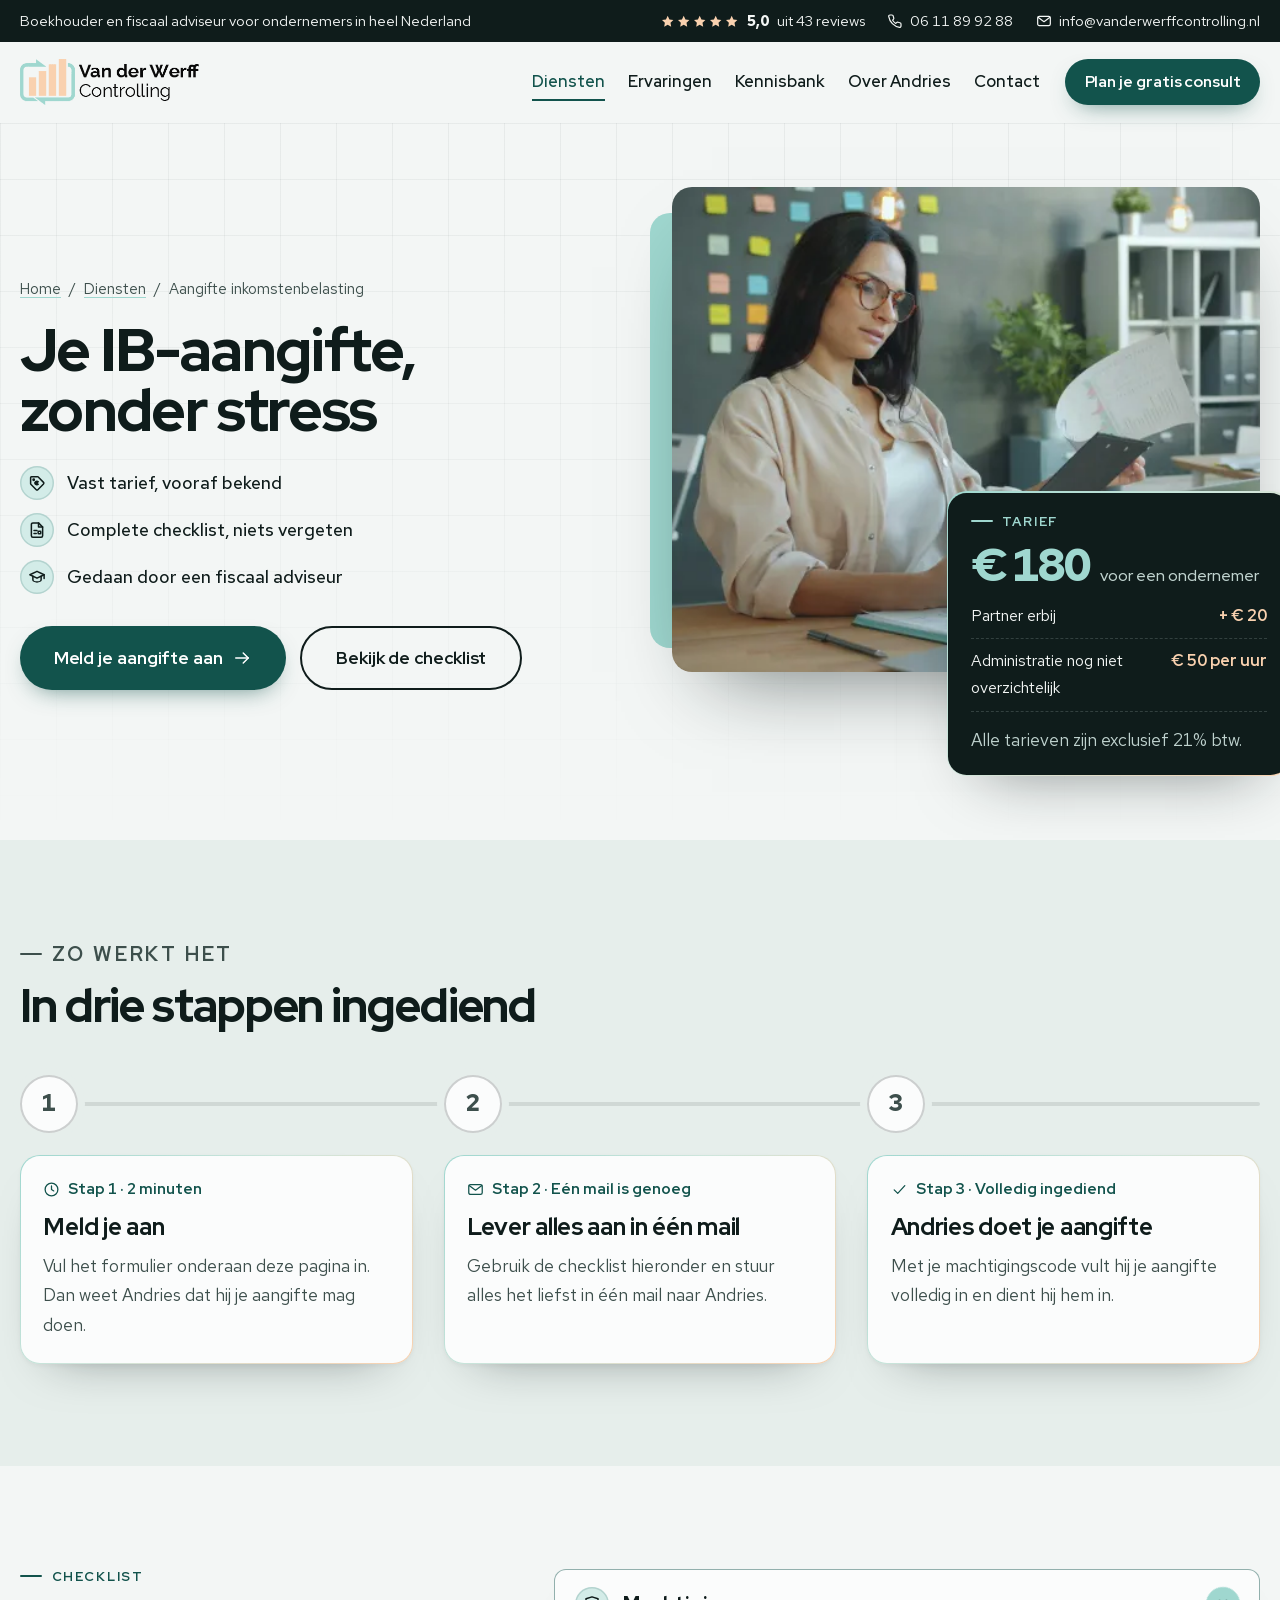
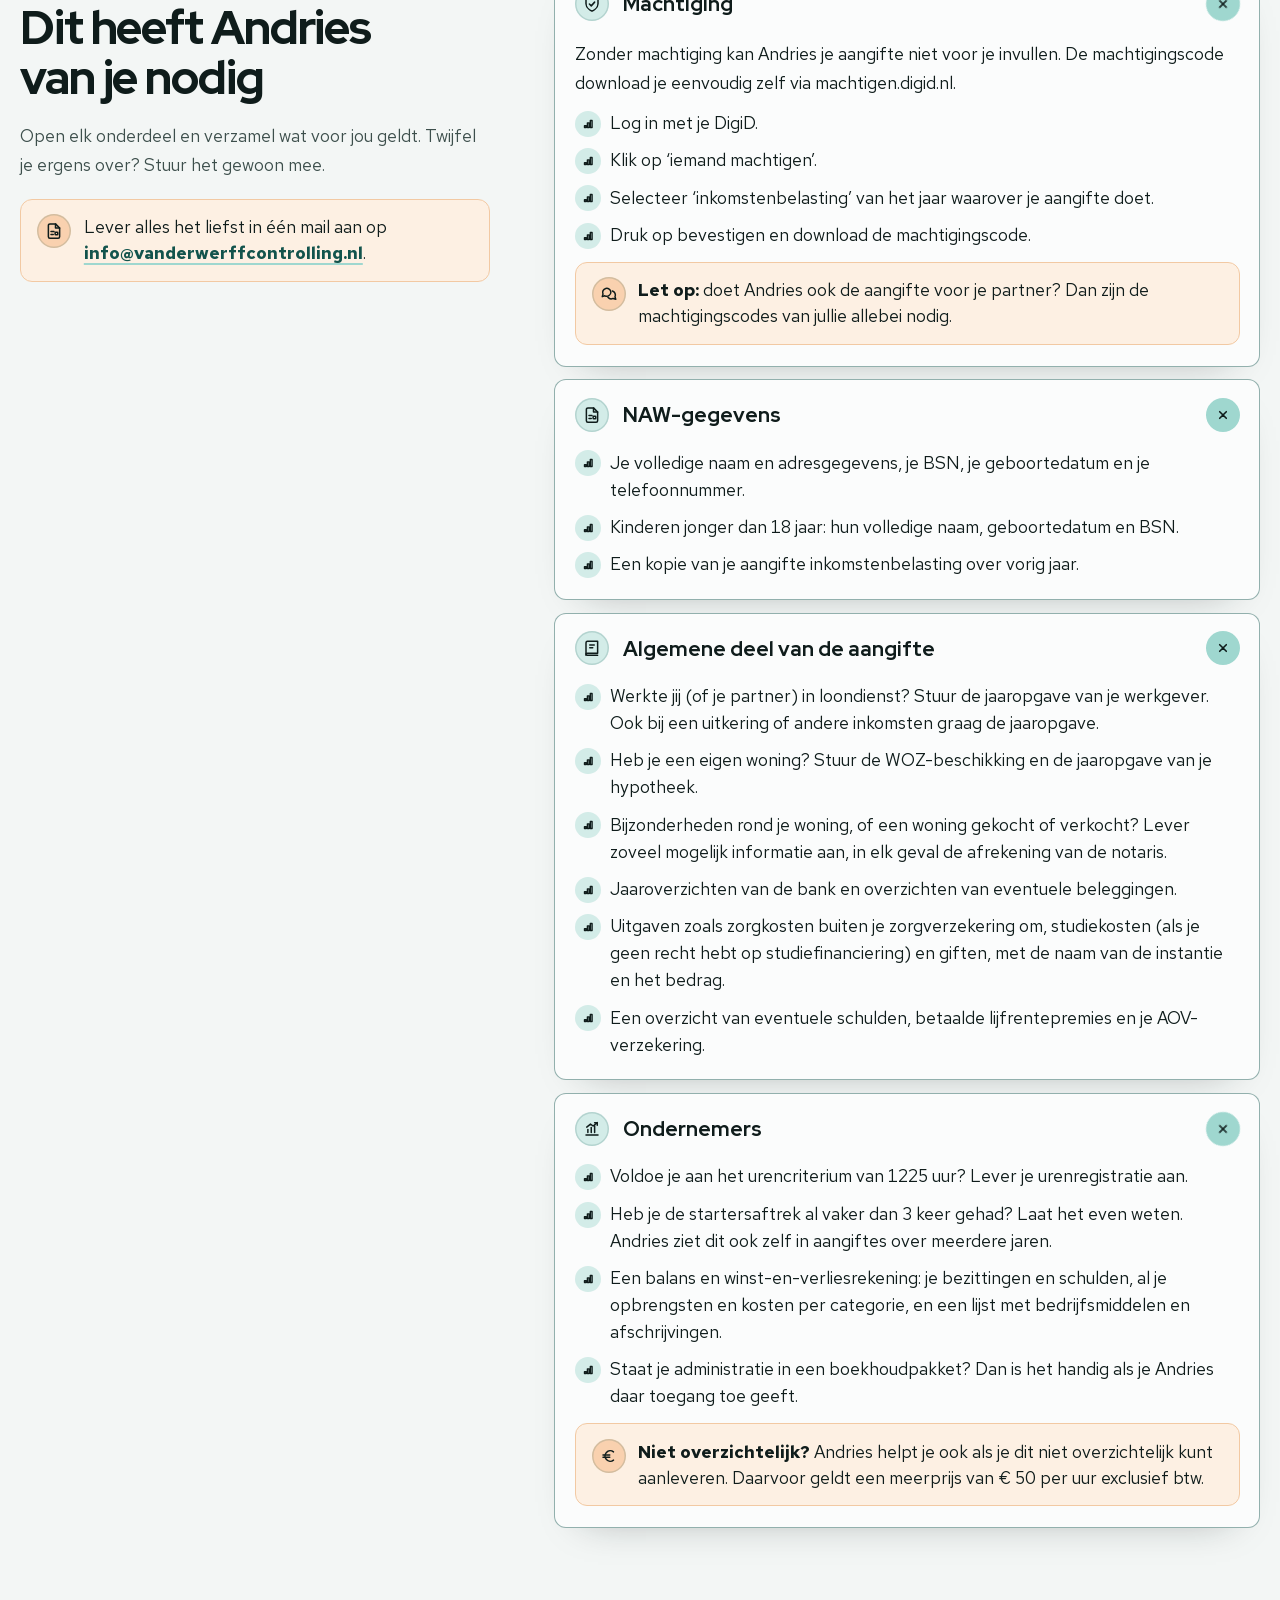
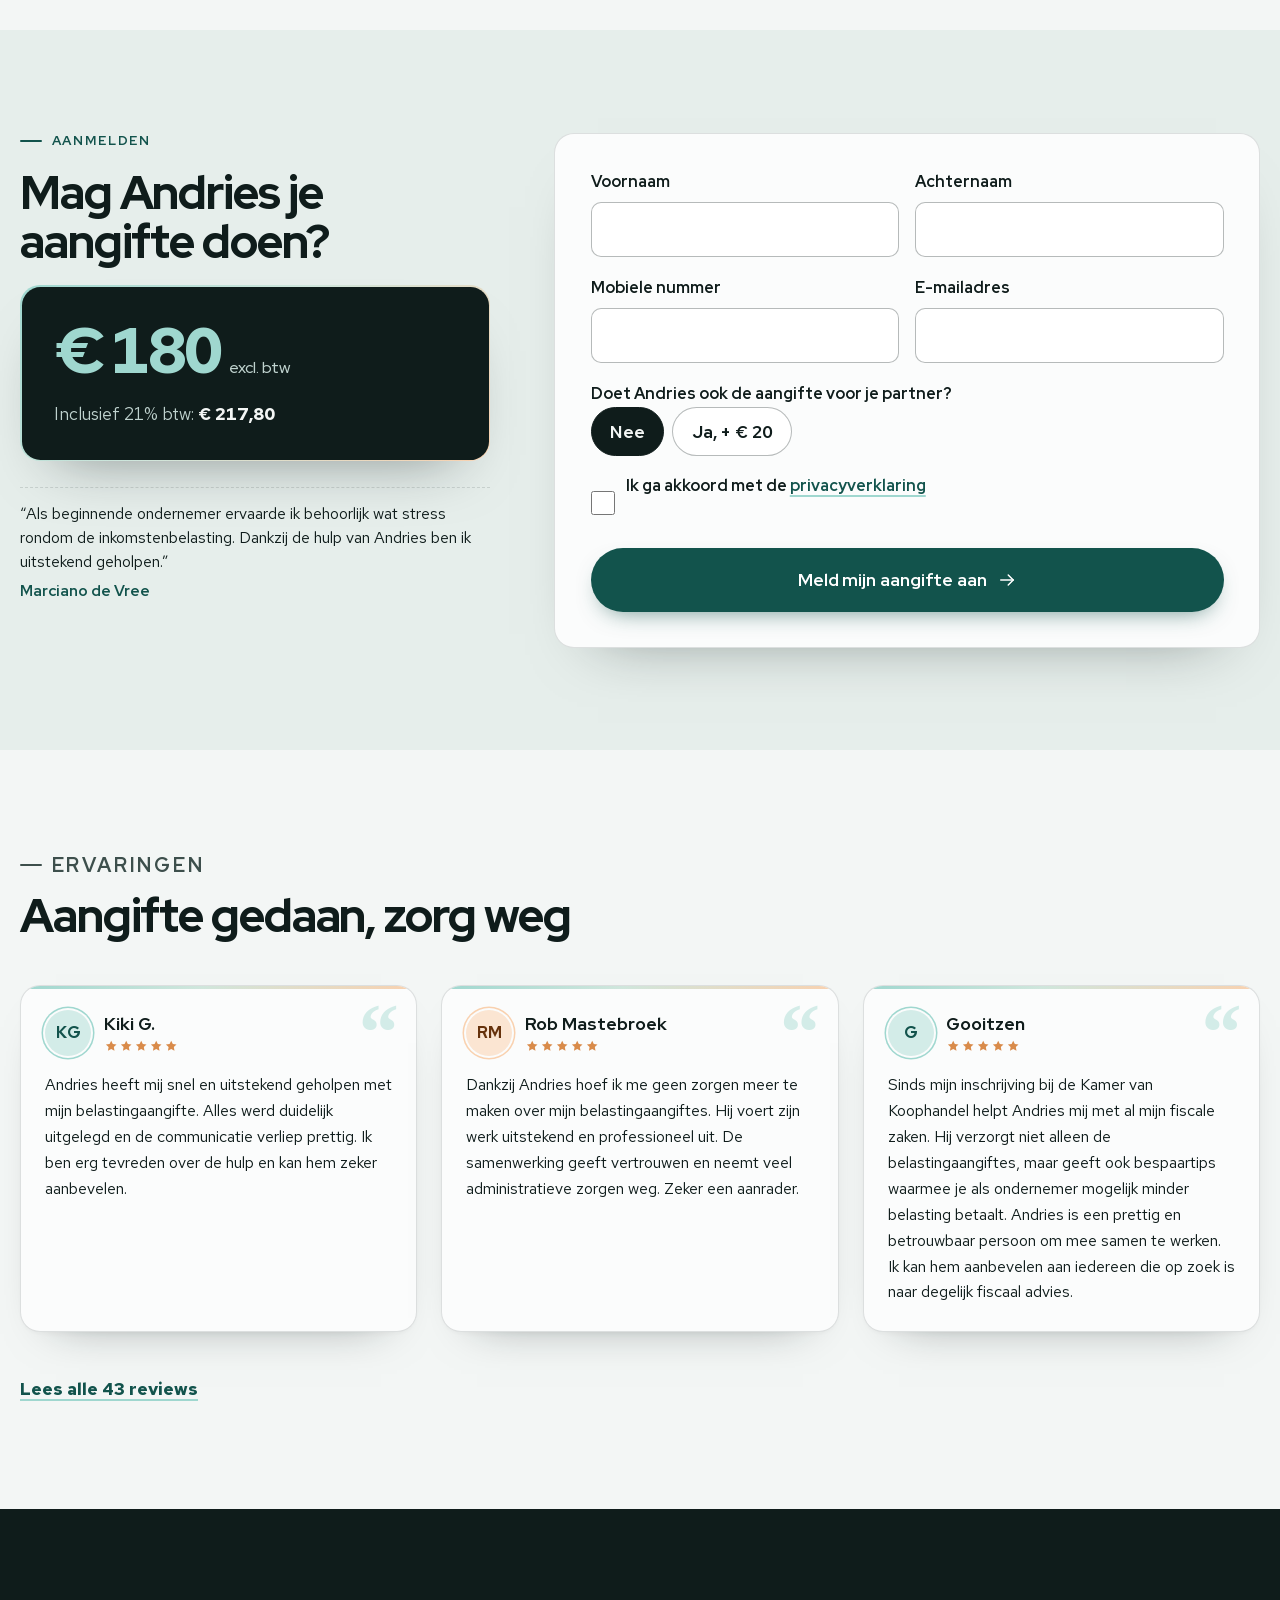
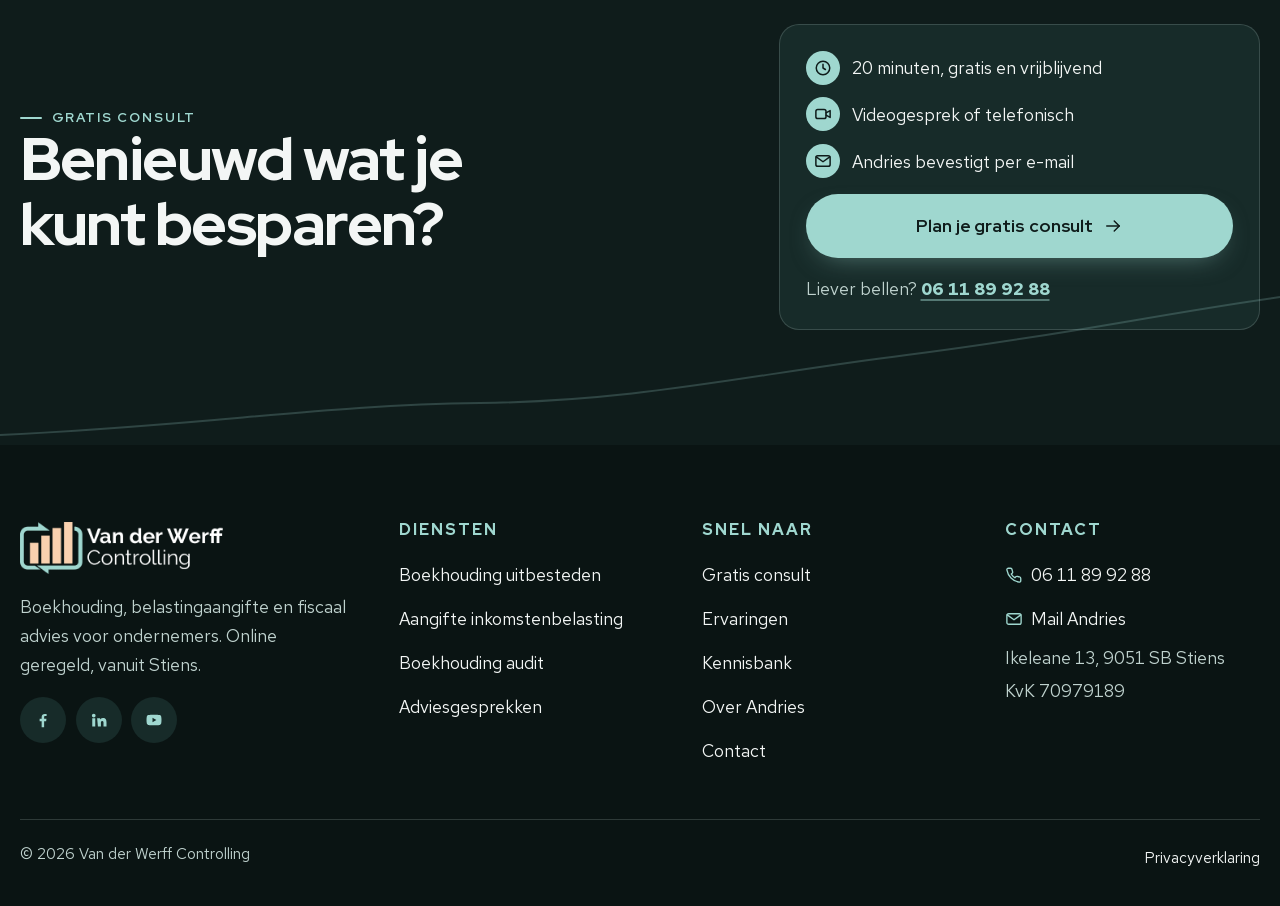
<file: aangifte-inkomstenbelasting.html>
<!doctype html>
<html lang="nl">
<head>
<meta charset="utf-8">
<meta name="viewport" content="width=device-width, initial-scale=1">
<title>Aangifte inkomstenbelasting | Van der Werff Controlling</title>
<meta name="description" content="Laat je aangifte inkomstenbelasting doen door fiscaal adviseur Andries van der Werff. € 180 voor een ondernemer, € 20 extra voor je partner. Met complete checklist.">
<link rel="canonical" href="https://vanderwerffcontrolling.nl/aangifte-inkomstenbelasting.html">
<meta property="og:type" content="website">
<meta property="og:locale" content="nl_NL">
<meta property="og:site_name" content="Van der Werff Controlling">
<meta property="og:title" content="Aangifte inkomstenbelasting | Van der Werff Controlling">
<meta property="og:description" content="Laat je aangifte inkomstenbelasting doen door fiscaal adviseur Andries van der Werff. € 180 voor een ondernemer, € 20 extra voor je partner. Met complete checklist.">
<meta property="og:url" content="https://vanderwerffcontrolling.nl/aangifte-inkomstenbelasting.html">
<meta property="og:image" content="https://vanderwerffcontrolling.nl/assets/img/og.jpg">
<meta property="og:image:width" content="1200">
<meta property="og:image:height" content="630">
<meta name="twitter:card" content="summary_large_image">
<meta name="theme-color" content="#0f1c1b">
<link rel="icon" href="assets/img/favicon-32.png" sizes="32x32" type="image/png">
<link rel="icon" href="assets/img/favicon-192.png" sizes="192x192" type="image/png">
<link rel="apple-touch-icon" href="assets/img/apple-touch-icon.png">
<link rel="preload" href="assets/fonts/red-hat-display.woff2" as="font" type="font/woff2" crossorigin>
<link rel="preload" href="assets/fonts/red-hat-text.woff2" as="font" type="font/woff2" crossorigin>
<link rel="stylesheet" href="css/style.css?v=13">
<script type="application/ld+json">
{
 "@context": "https://schema.org",
 "@type": "BreadcrumbList",
 "itemListElement": [
  {
   "@type": "ListItem",
   "position": 1,
   "name": "Home",
   "item": "https://vanderwerffcontrolling.nl/"
  },
  {
   "@type": "ListItem",
   "position": 2,
   "name": "Diensten",
   "item": "https://vanderwerffcontrolling.nl/diensten.html"
  },
  {
   "@type": "ListItem",
   "position": 3,
   "name": "Aangifte inkomstenbelasting",
   "item": "https://vanderwerffcontrolling.nl/aangifte-inkomstenbelasting.html"
  }
 ]
}
</script>
</head>
<body>
<a class="overslaan" href="#inhoud">Naar de inhoud</a>
<div class="topbalk">
  <div class="wrap">
    <span class="zin">Boekhouder en fiscaal adviseur voor ondernemers in heel Nederland</span>
    <div class="topbalk-rechts">
      <a class="score" href="ervaringen.html"><span class="sterren" role="img" aria-label="5 van 5 sterren"></span> <strong>5,0</strong> uit 43 reviews</a>
      <a href="tel:+31611899288"><svg class="ic" aria-hidden="true"><use href="assets/iconen.svg#i-telefoon"/></svg> 06 11 89 92 88</a>
      <a class="mail" href="mailto:info@vanderwerffcontrolling.nl"><svg class="ic" aria-hidden="true"><use href="assets/iconen.svg#i-mail"/></svg> info@vanderwerffcontrolling.nl</a>
    </div>
  </div>
</div>
<header class="balk" data-balk>
  <div class="wrap">
    <a class="logo" href="index.html" aria-label="Van der Werff Controlling, naar de homepage">
      <img src="assets/img/logo.png" alt="Van der Werff Controlling" width="350" height="90">
    </a>
    <nav class="nav" aria-label="Hoofdmenu">
      <div class="nav-links"><a href="diensten.html" aria-current="page">Diensten</a><a href="ervaringen.html">Ervaringen</a><a href="kennisbank.html">Kennisbank</a><a href="over-andries.html">Over Andries</a><a href="contact.html">Contact</a></div>
      <a class="knop knop-vol knop-klein" href="gratis-consult.html">Plan je gratis consult</a>
      <button class="menuknop" type="button" aria-expanded="false" aria-controls="mobiel-menu" data-menuknop><svg class="ic" aria-hidden="true"><use href="assets/iconen.svg#i-menu"/></svg><span class="sr-only">Menu openen</span></button>
    </nav>
  </div>
</header>
<div class="mobiel-menu" id="mobiel-menu" data-menu>
  <div class="mobiel-menu-kop">
    <img src="assets/img/logo-wit.png" alt="Van der Werff Controlling" width="500" height="128">
    <button class="sluit" type="button" data-menusluit aria-label="Menu sluiten"><svg class="ic" aria-hidden="true"><use href="assets/iconen.svg#i-sluit"/></svg></button>
  </div>
  <nav aria-label="Mobiel menu">
      <a href="index.html">Home<svg class="ic" aria-hidden="true"><use href="assets/iconen.svg#i-pijl"/></svg></a>
      <a href="diensten.html" aria-current="page">Diensten<svg class="ic" aria-hidden="true"><use href="assets/iconen.svg#i-pijl"/></svg></a>
      <a href="ervaringen.html">Ervaringen<svg class="ic" aria-hidden="true"><use href="assets/iconen.svg#i-pijl"/></svg></a>
      <a href="kennisbank.html">Kennisbank<svg class="ic" aria-hidden="true"><use href="assets/iconen.svg#i-pijl"/></svg></a>
      <a href="over-andries.html">Over Andries<svg class="ic" aria-hidden="true"><use href="assets/iconen.svg#i-pijl"/></svg></a>
      <a href="contact.html">Contact<svg class="ic" aria-hidden="true"><use href="assets/iconen.svg#i-pijl"/></svg></a>
  </nav>
  <div class="mobiel-menu-voet">
    <a class="knop knop-mint knop-groot" href="gratis-consult.html">Plan je gratis consult <svg class="ic pijl" aria-hidden="true"><use href="assets/iconen.svg#i-pijl"/></svg></a>
    <div class="contactregel">
      <a href="tel:+31611899288"><svg class="ic" aria-hidden="true"><use href="assets/iconen.svg#i-telefoon"/></svg> 06 11 89 92 88</a>
      <a href="mailto:info@vanderwerffcontrolling.nl"><svg class="ic" aria-hidden="true"><use href="assets/iconen.svg#i-mail"/></svg> Mail Andries</a>
    </div>
  </div>
</div>
<main id="inhoud">
<section class="paginakop" data-hero aria-label="Aangifte inkomstenbelasting">
  <div class="hero-raster-bg" aria-hidden="true"></div>
  <div class="wrap paginakop-raster breed-beeld">
    <div>
      <nav class="kruimel" aria-label="Kruimelpad" data-hero-item><a href="index.html">Home</a> / <a href="diensten.html">Diensten</a> / <span>Aangifte inkomstenbelasting</span></nav>
      <h1 data-hero-item>Je IB-aangifte, zonder stress</h1>
      <ul class="punten" data-hero-item>
        <li><span class="icirkel"><svg class="ic" aria-hidden="true"><use href="assets/iconen.svg#i-tarief"/></svg></span>Vast tarief, vooraf bekend</li>
        <li><span class="icirkel"><svg class="ic" aria-hidden="true"><use href="assets/iconen.svg#i-aangifte"/></svg></span>Complete checklist, niets vergeten</li>
        <li><span class="icirkel"><svg class="ic" aria-hidden="true"><use href="assets/iconen.svg#i-diploma"/></svg></span>Gedaan door een fiscaal adviseur</li>
      </ul>
      <div class="knoppen" data-hero-item>
        <a class="knop knop-vol" href="#aanmelden">Meld je aangifte aan <svg class="ic pijl" aria-hidden="true"><use href="assets/iconen.svg#i-pijl"/></svg></a>
        <a class="knop knop-lijn" href="#checklist">Bekijk de checklist</a>
      </div>
    </div>
    <div class="kop-foto" data-hero-item>
      <figure class="kop-foto-beeld"><img src="assets/img/aangifte-documenten-1200.webp" srcset="assets/img/aangifte-documenten-700.webp 700w, assets/img/aangifte-documenten-1200.webp 1200w, assets/img/aangifte-documenten.webp 2000w" sizes="(max-width: 1020px) 92vw, 46vw" alt="Ondernemer bekijkt haar papieren naast de laptop" width="1200" height="675" fetchpriority="high" style="object-position:18% 50%"></figure>
      <div class="kop-kaart prijs-zwever">
        <div class="kop-kaart-binnen">
          <p class="eyebrow">Tarief</p>
          <div class="prijs-groot"><b class="cijfer">€ 180</b><span>voor een ondernemer</span></div>
          <ul class="prijsregels">
            <li><span>Partner erbij</span><b>+ € 20</b></li>
            <li><span>Administratie nog niet overzichtelijk</span><b>€ 50 per uur</b></li>
          </ul>
          <p class="dim">Alle tarieven zijn exclusief 21% btw.</p>
        </div>
      </div>
    </div>
  </div>
</section>

<section class="sectie vlak-2" aria-labelledby="werk-kop">
  <div class="wrap">
    <div class="kop" data-rev>
      <p class="eyebrow">Zo werkt het</p>
      <h2 id="werk-kop">In drie stappen ingediend</h2>
    </div>
    <div class="tijdlijn" data-tijdlijn>
      <div class="tl-baan" aria-hidden="true"><i class="tl-vul"></i></div>
      <ol class="tl-stappen" data-rev data-stagger>
        <li class="tl-stap"><span class="tl-knoop" aria-hidden="true">1</span><div class="tl-kaart"><div class="tl-tekst"><span class="tl-meta"><svg class="ic" aria-hidden="true"><use href="assets/iconen.svg#i-klok"/></svg> Stap 1 &middot; 2 minuten</span><h3>Meld je aan</h3><p>Vul het formulier onderaan deze pagina in. Dan weet Andries dat hij je aangifte mag doen.</p></div></div></li>
        <li class="tl-stap"><span class="tl-knoop" aria-hidden="true">2</span><div class="tl-kaart"><div class="tl-tekst"><span class="tl-meta"><svg class="ic" aria-hidden="true"><use href="assets/iconen.svg#i-mail"/></svg> Stap 2 &middot; Eén mail is genoeg</span><h3>Lever alles aan in één mail</h3><p>Gebruik de checklist hieronder en stuur alles het liefst in één mail naar Andries.</p></div></div></li>
        <li class="tl-stap"><span class="tl-knoop" aria-hidden="true">3</span><div class="tl-kaart"><div class="tl-tekst"><span class="tl-meta"><svg class="ic" aria-hidden="true"><use href="assets/iconen.svg#i-vink"/></svg> Stap 3 &middot; Volledig ingediend</span><h3>Andries doet je aangifte</h3><p>Met je machtigingscode vult hij je aangifte volledig in en dient hij hem in.</p></div></div></li>
      </ol>
    </div>
  </div>
</section>

<section class="sectie" id="checklist" aria-labelledby="checklist-kop">
  <div class="wrap formulier-raster">
    <div class="formulier-zij" data-rev>
      <p class="eyebrow">Checklist</p>
      <h2 id="checklist-kop">Dit heeft Andries van je nodig</h2>
      <p class="dim">Open elk onderdeel en verzamel wat voor jou geldt. Twijfel je ergens over? Stuur het gewoon mee.</p>
      <div class="let-op"><span class="icirkel"><svg class="ic" aria-hidden="true"><use href="assets/iconen.svg#i-aangifte"/></svg></span><p>Lever alles het liefst in één mail aan op <a class="tekstlink" href="mailto:info@vanderwerffcontrolling.nl?subject=Gegevens%20aangifte%20inkomstenbelasting">info@vanderwerffcontrolling.nl</a>.</p></div>
    </div>
    <div class="vouwlijst" data-rev data-mobiel-dicht>
      <details class="vouw" open>
        <summary><span class="icirkel"><svg class="ic" aria-hidden="true"><use href="assets/iconen.svg#i-schild"/></svg></span>Machtiging<span class="plus" aria-hidden="true"><svg class="ic" aria-hidden="true"><use href="assets/iconen.svg#i-plus"/></svg></span></summary>
        <div class="vouw-inhoud">
          <p>Zonder machtiging kan Andries je aangifte niet voor je invullen. De machtigingscode download je eenvoudig zelf via machtigen.digid.nl.</p>
          <ol class="lijst">
            <li>Log in met je DigiD.</li>
            <li>Klik op &lsquo;iemand machtigen&rsquo;.</li>
            <li>Selecteer &lsquo;inkomstenbelasting&rsquo; van het jaar waarover je aangifte doet.</li>
            <li>Druk op bevestigen en download de machtigingscode.</li>
          </ol>
          <p class="let-op"><span class="icirkel"><svg class="ic" aria-hidden="true"><use href="assets/iconen.svg#i-advies"/></svg></span><span><strong>Let op:</strong> doet Andries ook de aangifte voor je partner? Dan zijn de machtigingscodes van jullie allebei nodig.</span></p>
        </div>
      </details>
      <details class="vouw" open>
        <summary><span class="icirkel"><svg class="ic" aria-hidden="true"><use href="assets/iconen.svg#i-aangifte"/></svg></span>NAW-gegevens<span class="plus" aria-hidden="true"><svg class="ic" aria-hidden="true"><use href="assets/iconen.svg#i-plus"/></svg></span></summary>
        <div class="vouw-inhoud">
          <ul class="lijst">
            <li>Je volledige naam en adresgegevens, je BSN, je geboortedatum en je telefoonnummer.</li>
            <li>Kinderen jonger dan 18 jaar: hun volledige naam, geboortedatum en BSN.</li>
            <li>Een kopie van je aangifte inkomstenbelasting over vorig jaar.</li>
          </ul>
        </div>
      </details>
      <details class="vouw" open>
        <summary><span class="icirkel"><svg class="ic" aria-hidden="true"><use href="assets/iconen.svg#i-boek"/></svg></span>Algemene deel van de aangifte<span class="plus" aria-hidden="true"><svg class="ic" aria-hidden="true"><use href="assets/iconen.svg#i-plus"/></svg></span></summary>
        <div class="vouw-inhoud">
          <ul class="lijst">
            <li>Werkte jij (of je partner) in loondienst? Stuur de jaaropgave van je werkgever. Ook bij een uitkering of andere inkomsten graag de jaaropgave.</li>
            <li>Heb je een eigen woning? Stuur de WOZ-beschikking en de jaaropgave van je hypotheek.</li>
            <li>Bijzonderheden rond je woning, of een woning gekocht of verkocht? Lever zoveel mogelijk informatie aan, in elk geval de afrekening van de notaris.</li>
            <li>Jaaroverzichten van de bank en overzichten van eventuele beleggingen.</li>
            <li>Uitgaven zoals zorgkosten buiten je zorgverzekering om, studiekosten (als je geen recht hebt op studiefinanciering) en giften, met de naam van de instantie en het bedrag.</li>
            <li>Een overzicht van eventuele schulden, betaalde lijfrentepremies en je AOV-verzekering.</li>
          </ul>
        </div>
      </details>
      <details class="vouw" open>
        <summary><span class="icirkel"><svg class="ic" aria-hidden="true"><use href="assets/iconen.svg#i-grafiek"/></svg></span>Ondernemers<span class="plus" aria-hidden="true"><svg class="ic" aria-hidden="true"><use href="assets/iconen.svg#i-plus"/></svg></span></summary>
        <div class="vouw-inhoud">
          <ul class="lijst">
            <li>Voldoe je aan het urencriterium van 1225 uur? Lever je urenregistratie aan.</li>
            <li>Heb je de startersaftrek al vaker dan 3 keer gehad? Laat het even weten. Andries ziet dit ook zelf in aangiftes over meerdere jaren.</li>
            <li>Een balans en winst-en-verliesrekening: je bezittingen en schulden, al je opbrengsten en kosten per categorie, en een lijst met bedrijfsmiddelen en afschrijvingen.</li>
            <li>Staat je administratie in een boekhoudpakket? Dan is het handig als je Andries daar toegang toe geeft.</li>
          </ul>
          <p class="let-op"><span class="icirkel"><svg class="ic" aria-hidden="true"><use href="assets/iconen.svg#i-euro"/></svg></span><span><strong>Niet overzichtelijk?</strong> Andries helpt je ook als je dit niet overzichtelijk kunt aanleveren. Daarvoor geldt een meerprijs van € 50 per uur exclusief btw.</span></p>
        </div>
      </details>
    </div>
  </div>
</section>

<section class="sectie vlak-2" id="aanmelden" aria-labelledby="aanmeld-kop">
  <div class="wrap formulier-raster">
    <div class="formulier-zij" data-rev>
      <p class="eyebrow">Aanmelden</p>
      <h2 id="aanmeld-kop">Mag Andries je aangifte doen?</h2>
      <div class="kop-kaart"><div class="kop-kaart-binnen">
        <div class="prijs-groot"><b class="cijfer" data-prijs-excl>€ 180</b><span>excl. btw</span></div>
        <p class="dim">Inclusief 21% btw: <strong style="color:var(--papier)" data-prijs-incl>€ 217,80</strong></p>
      </div></div>
      <p class="citaat-mini"><q>Als beginnende ondernemer ervaarde ik behoorlijk wat stress rondom de inkomstenbelasting. Dankzij de hulp van Andries ben ik uitstekend geholpen.</q><cite>Marciano de Vree</cite></p>
    </div>
    <div class="form-kaart" data-rev>
      <form class="formulier" data-mailto data-prijsform data-onderwerp="Aanmelding aangifte inkomstenbelasting" data-bevestiging="aangifte-klaar" action="mailto:info@vanderwerffcontrolling.nl?subject=Aanmelding%20aangifte%20inkomstenbelasting" method="post" enctype="text/plain">
        <div class="twee">
          <div class="veld"><label for="a-voornaam">Voornaam</label><input id="a-voornaam" name="voornaam" autocomplete="given-name" required data-fout="Vul je voornaam in."><p class="veldfout" aria-live="polite"></p></div>
          <div class="veld"><label for="a-achternaam">Achternaam</label><input id="a-achternaam" name="achternaam" autocomplete="family-name" required data-fout="Vul je achternaam in."><p class="veldfout" aria-live="polite"></p></div>
        </div>
        <div class="twee">
          <div class="veld"><label for="a-tel">Mobiele nummer</label><input id="a-tel" name="mobiel" type="tel" autocomplete="tel" required data-fout="Vul je mobiele nummer in."><p class="veldfout" aria-live="polite"></p></div>
          <div class="veld"><label for="a-mail">E-mailadres</label><input id="a-mail" name="email" type="email" autocomplete="email" required data-fout="Vul je e-mailadres in."><p class="veldfout" aria-live="polite"></p></div>
        </div>
        <fieldset data-fout="Kies ja of nee.">
          <legend>Doet Andries ook de aangifte voor je partner?</legend>
          <div class="keuzes"><label class="keuze"><input type="radio" name="partner" value="nee" required checked><span>Nee</span></label><label class="keuze"><input type="radio" name="partner" value="ja"><span>Ja, + € 20</span></label></div>
          <p class="veldfout" aria-live="polite"></p>
        </fieldset>
        <div class="veld">
          <label class="akkoord"><input type="checkbox" name="privacy" required data-fout="Ga akkoord met de privacyverklaring om je aan te melden."><span>Ik ga akkoord met de <a class="tekstlink" href="privacy.html">privacyverklaring</a></span></label>
          <p class="veldfout" aria-live="polite"></p>
        </div>
        <button class="knop knop-vol knop-groot" type="submit">Meld mijn aangifte aan <svg class="ic pijl" aria-hidden="true"><use href="assets/iconen.svg#i-pijl"/></svg></button>
      </form>
      <div class="na-verzenden" id="aangifte-klaar" data-na hidden>
        <div class="bevestig-kop"><span class="icirkel"><svg class="ic" aria-hidden="true"><use href="assets/iconen.svg#i-mail"/></svg></span><h2>Bijna klaar</h2></div>
        <ol class="uitleg-volgende">
          <li>Je mailprogramma opent met je aanmelding. Verstuur die mail.</li>
          <li>Verzamel de stukken uit de checklist en stuur ze het liefst in één mail naar info@vanderwerffcontrolling.nl.</li>
          <li>Vergeet je machtigingscode niet. Daarna gaat Andries aan de slag.</li>
        </ol>
        <p class="dim">Opende er niets? <a class="tekstlink" data-mailto-link href="mailto:info@vanderwerffcontrolling.nl">Open de mail opnieuw</a> of bel <a class="tekstlink" href="tel:+31611899288">06 11 89 92 88</a>.</p>
        <button class="knop knop-lijn" type="button" data-opnieuw>Gegevens aanpassen</button>
      </div>
    </div>
  </div>
</section>

<section class="sectie" aria-labelledby="ib-reviews-kop">
  <div class="wrap">
    <div class="kop" data-rev>
      <p class="eyebrow">Ervaringen</p>
      <h2 id="ib-reviews-kop">Aangifte gedaan, zorg weg</h2>
    </div>
    <div class="review-rij drie" data-rev data-stagger data-carrousel="ib" aria-roledescription="carrousel" aria-label="Reviews over de aangifte">
      <article class="review">
  <div class="wie"><span class="initiaal" aria-hidden="true">KG</span><div><b>Kiki G.</b><span class="sterren" role="img" aria-label="5 van 5 sterren"></span></div></div>
  <p>Andries heeft mij snel en uitstekend geholpen met mijn belastingaangifte. Alles werd duidelijk uitgelegd en de communicatie verliep prettig. Ik ben erg tevreden over de hulp en kan hem zeker aanbevelen.</p>
</article>
      <article class="review">
  <div class="wie"><span class="initiaal" aria-hidden="true">RM</span><div><b>Rob Mastebroek</b><span class="sterren" role="img" aria-label="5 van 5 sterren"></span></div></div>
  <p>Dankzij Andries hoef ik me geen zorgen meer te maken over mijn belastingaangiftes. Hij voert zijn werk uitstekend en professioneel uit. De samenwerking geeft vertrouwen en neemt veel administratieve zorgen weg. Zeker een aanrader.</p>
</article>
      <article class="review">
  <div class="wie"><span class="initiaal" aria-hidden="true">G</span><div><b>Gooitzen</b><span class="sterren" role="img" aria-label="5 van 5 sterren"></span></div></div>
  <p>Sinds mijn inschrijving bij de Kamer van Koophandel helpt Andries mij met al mijn fiscale zaken. Hij verzorgt niet alleen de belastingaangiftes, maar geeft ook bespaartips waarmee je als ondernemer mogelijk minder belasting betaalt. Andries is een prettig en betrouwbaar persoon om mee samen te werken. Ik kan hem aanbevelen aan iedereen die op zoek is naar degelijk fiscaal advies.</p>
</article>
    </div>
    <div class="reviews-voet">
      <div class="carrousel-knoppen" data-carrousel-knoppen="ib">
        <button type="button" data-vorige aria-label="Vorige review"><svg class="ic" aria-hidden="true"><use href="assets/iconen.svg#i-pijl-links"/></svg></button>
        <button type="button" data-volgende aria-label="Volgende review"><svg class="ic" aria-hidden="true"><use href="assets/iconen.svg#i-pijl"/></svg></button>
      </div>
      <a class="tekstlink" href="ervaringen.html">Lees alle 43 reviews</a>
    </div>
  </div>
</section>

<section class="slot donker" aria-labelledby="slot-kop">
  <svg class="slot-lijn" viewBox="0 0 1200 160" preserveAspectRatio="none" aria-hidden="true"><path d="M0 150 C 200 140, 300 120, 450 118 S 700 90, 850 70 S 1080 30, 1200 12" fill="none" stroke="currentColor" stroke-width="2" vector-effect="non-scaling-stroke"/></svg>
  <div class="wrap slot-raster">
    <div data-rev>
      <p class="eyebrow">Gratis consult</p>
      <h2 id="slot-kop">Benieuwd wat je kunt besparen?</h2>
    </div>
    <div class="slot-kaart" data-rev>
      <ul class="punten">
        <li><span class="icirkel"><svg class="ic" aria-hidden="true"><use href="assets/iconen.svg#i-klok"/></svg></span>20 minuten, gratis en vrijblijvend</li>
        <li><span class="icirkel"><svg class="ic" aria-hidden="true"><use href="assets/iconen.svg#i-video"/></svg></span>Videogesprek of telefonisch</li>
        <li><span class="icirkel"><svg class="ic" aria-hidden="true"><use href="assets/iconen.svg#i-mail"/></svg></span>Andries bevestigt per e-mail</li>
      </ul>
      <a class="knop knop-vol knop-groot" href="gratis-consult.html">Plan je gratis consult <svg class="ic pijl" aria-hidden="true"><use href="assets/iconen.svg#i-pijl"/></svg></a>
      <p class="dim">Liever bellen? <a class="tekstlink" href="tel:+31611899288">06 11 89 92 88</a></p>
    </div>
  </div>
</section>
</main>
<footer class="voet">
  <div class="wrap">
    <div class="voet-raster">
      <div class="voet-merk">
        <img class="logo-wit" src="assets/img/logo-wit.png" alt="Van der Werff Controlling" width="500" height="128" loading="lazy">
        <p>Boekhouding, belastingaangifte en fiscaal advies voor ondernemers. Online geregeld, vanuit Stiens.</p>
        <div class="socials">
          <a href="https://www.facebook.com/vanderwerffcontrolling" rel="noopener" target="_blank" aria-label="Facebook"><svg class="ic" aria-hidden="true"><use href="assets/iconen.svg#i-facebook"/></svg></a>
          <a href="https://www.linkedin.com/company/van-der-werff-controlling/" rel="noopener" target="_blank" aria-label="LinkedIn"><svg class="ic" aria-hidden="true"><use href="assets/iconen.svg#i-linkedin"/></svg></a>
          <a href="https://www.youtube.com/channel/UCAKu2BlNx5EaFNyX-4FA57A" rel="noopener" target="_blank" aria-label="YouTube"><svg class="ic" aria-hidden="true"><use href="assets/iconen.svg#i-youtube"/></svg></a>
        </div>
      </div>
      <div>
        <h2>Diensten</h2>
        <ul>
          <li><a href="boekhouding-uitbesteden.html">Boekhouding uitbesteden</a></li>
          <li><a href="aangifte-inkomstenbelasting.html">Aangifte inkomstenbelasting</a></li>
          <li><a href="diensten.html#audit">Boekhouding audit</a></li>
          <li><a href="diensten.html#advies">Adviesgesprekken</a></li>
        </ul>
      </div>
      <div>
        <h2>Snel naar</h2>
        <ul>
          <li><a href="gratis-consult.html">Gratis consult</a></li>
          <li><a href="ervaringen.html">Ervaringen</a></li>
          <li><a href="kennisbank.html">Kennisbank</a></li>
          <li><a href="over-andries.html">Over Andries</a></li>
          <li><a href="contact.html">Contact</a></li>
        </ul>
      </div>
      <div>
        <h2>Contact</h2>
        <ul>
          <li><a href="tel:+31611899288"><svg class="ic" aria-hidden="true"><use href="assets/iconen.svg#i-telefoon"/></svg> 06 11 89 92 88</a></li>
          <li><a href="mailto:info@vanderwerffcontrolling.nl"><svg class="ic" aria-hidden="true"><use href="assets/iconen.svg#i-mail"/></svg> Mail Andries</a></li>
          <li>Ikeleane 13, 9051 SB Stiens</li>
          <li>KvK 70979189</li>
        </ul>
      </div>
    </div>
    <div class="voet-onder">
      <span>&copy; <span data-jaar>2026</span> Van der Werff Controlling</span>
      <span><a href="privacy.html">Privacyverklaring</a></span>
    </div>
  </div>
</footer>
<div class="actiebalk" data-mobielcta>
  <a class="bel" href="tel:+31611899288" aria-label="Bel Andries"><svg class="ic" aria-hidden="true"><use href="assets/iconen.svg#i-telefoon"/></svg></a>
  <a class="hoofd" href="gratis-consult.html">Plan je gratis consult</a>
</div>
<script src="js/main.js" defer></script>
</body>
</html>
</file>
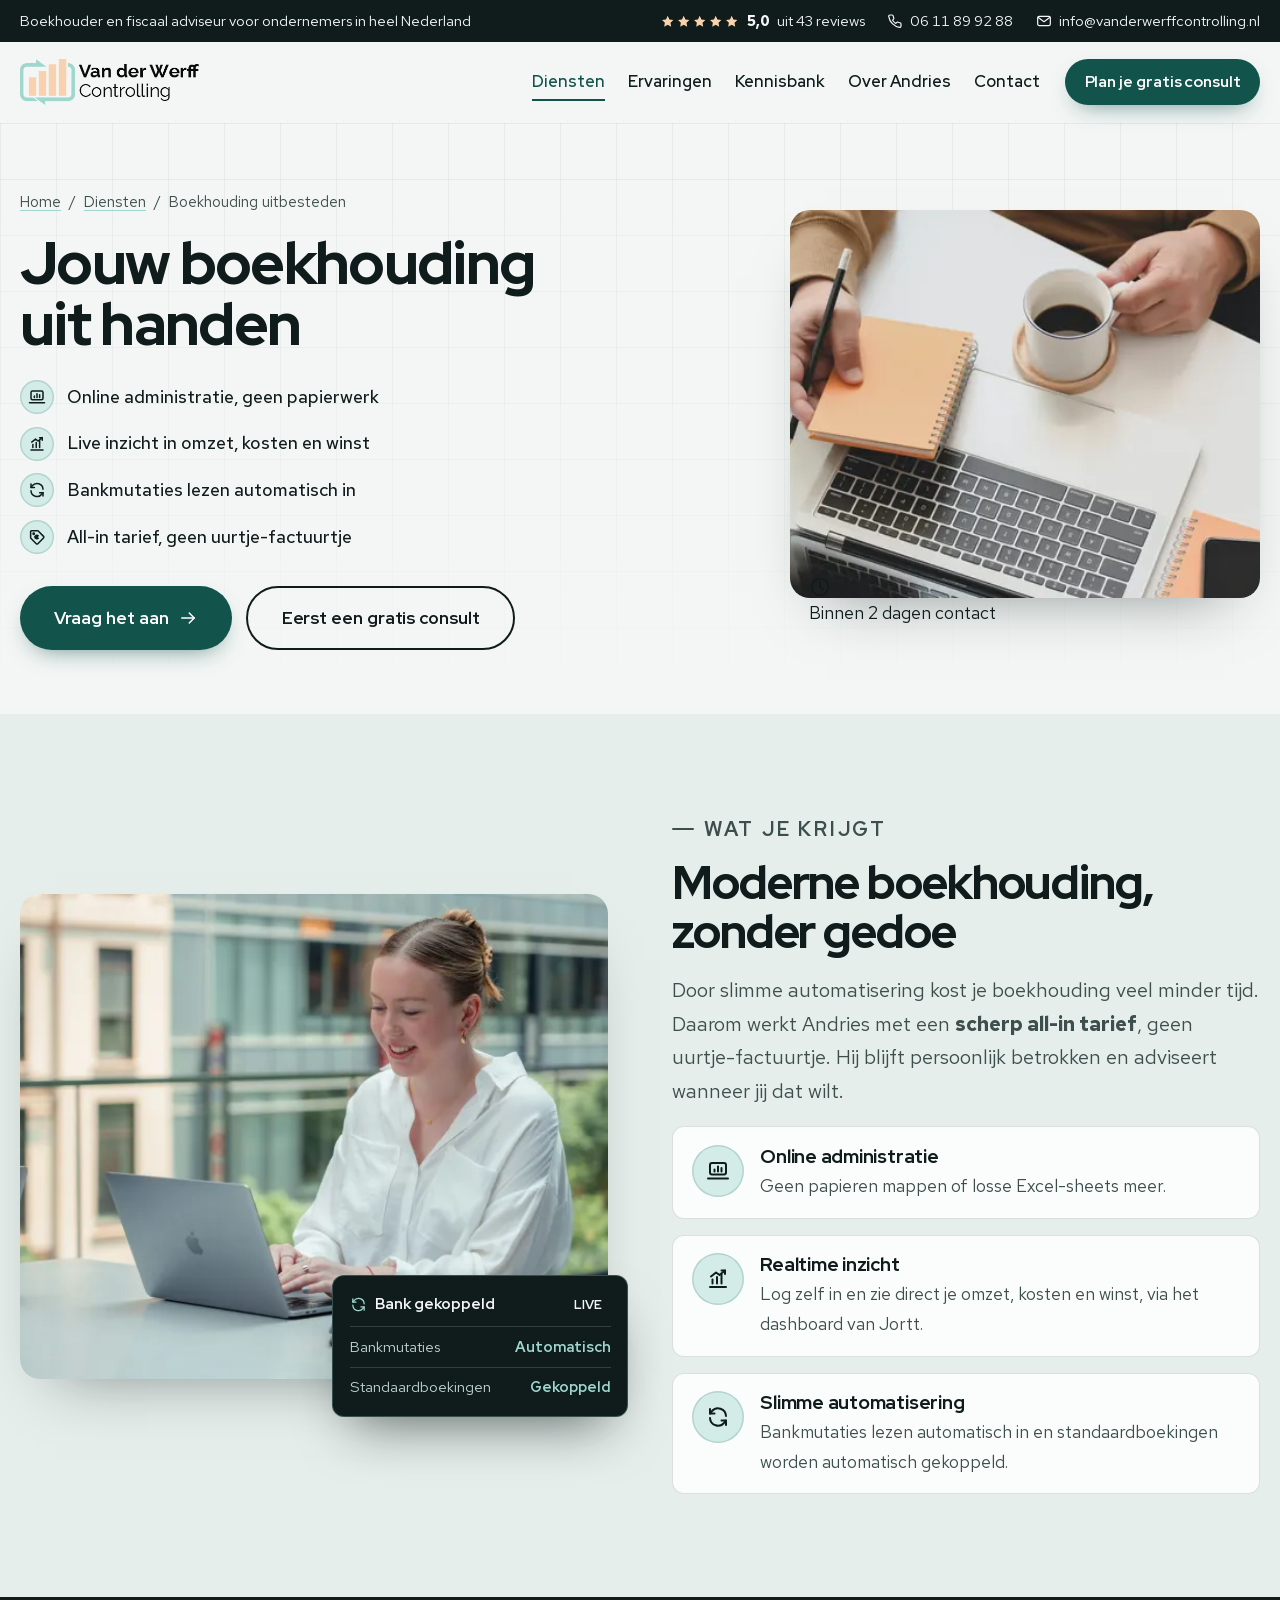
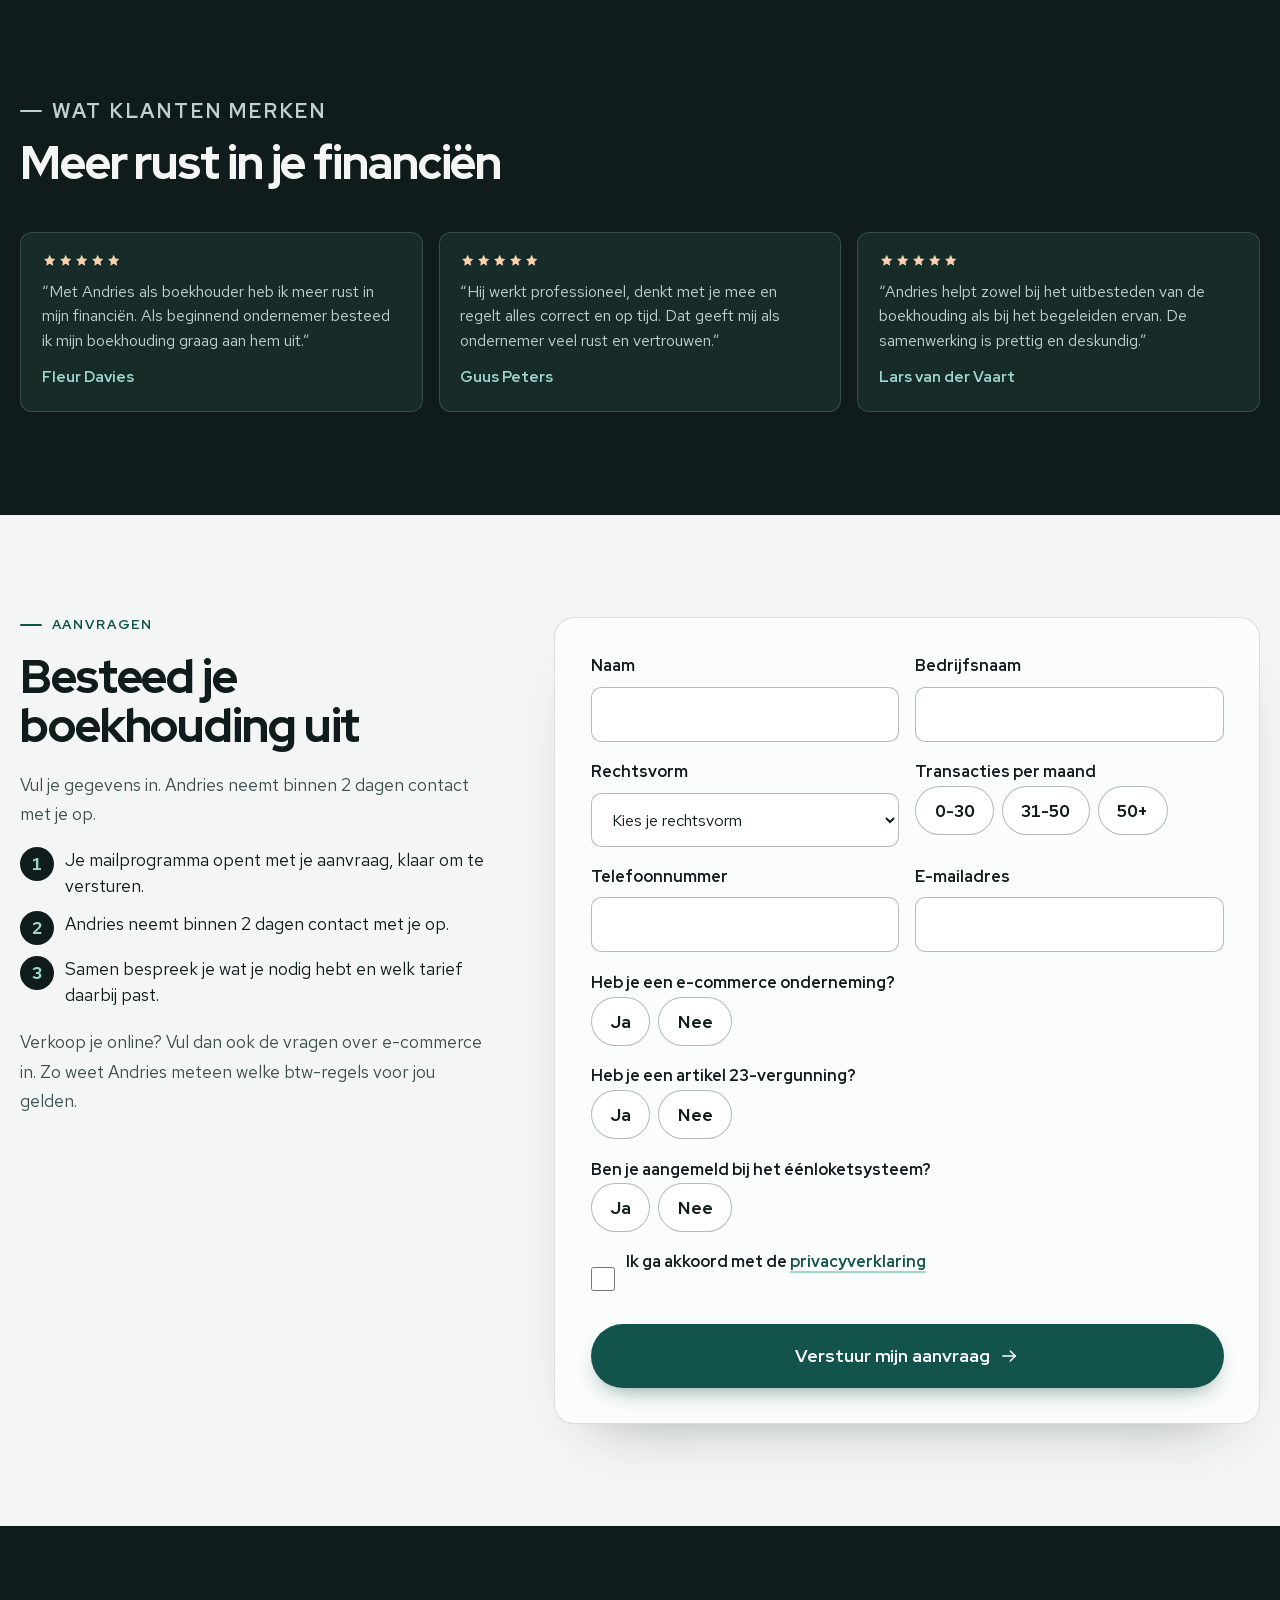
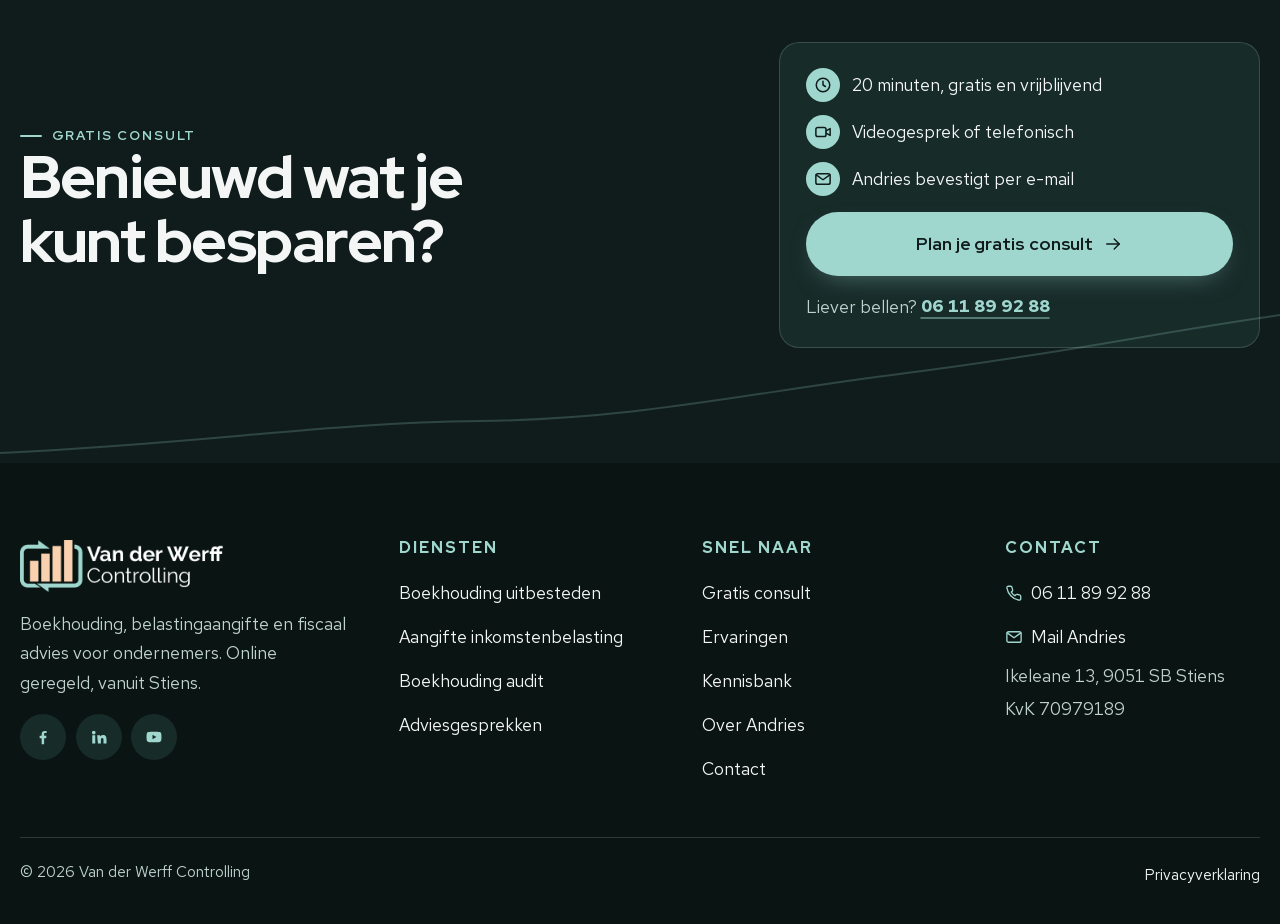
<file: boekhouding-uitbesteden.html>
<!doctype html>
<html lang="nl">
<head>
<meta charset="utf-8">
<meta name="viewport" content="width=device-width, initial-scale=1">
<title>Boekhouding uitbesteden | Van der Werff Controlling</title>
<meta name="description" content="Besteed je boekhouding uit aan Andries van der Werff. Online administratie, live inzicht in je cijfers, automatische bankkoppeling en geen uurtje-factuurtje.">
<link rel="canonical" href="https://vanderwerffcontrolling.nl/boekhouding-uitbesteden.html">
<meta property="og:type" content="website">
<meta property="og:locale" content="nl_NL">
<meta property="og:site_name" content="Van der Werff Controlling">
<meta property="og:title" content="Boekhouding uitbesteden | Van der Werff Controlling">
<meta property="og:description" content="Besteed je boekhouding uit aan Andries van der Werff. Online administratie, live inzicht in je cijfers, automatische bankkoppeling en geen uurtje-factuurtje.">
<meta property="og:url" content="https://vanderwerffcontrolling.nl/boekhouding-uitbesteden.html">
<meta property="og:image" content="https://vanderwerffcontrolling.nl/assets/img/og.jpg">
<meta property="og:image:width" content="1200">
<meta property="og:image:height" content="630">
<meta name="twitter:card" content="summary_large_image">
<meta name="theme-color" content="#0f1c1b">
<link rel="icon" href="assets/img/favicon-32.png" sizes="32x32" type="image/png">
<link rel="icon" href="assets/img/favicon-192.png" sizes="192x192" type="image/png">
<link rel="apple-touch-icon" href="assets/img/apple-touch-icon.png">
<link rel="preload" href="assets/fonts/red-hat-display.woff2" as="font" type="font/woff2" crossorigin>
<link rel="preload" href="assets/fonts/red-hat-text.woff2" as="font" type="font/woff2" crossorigin>
<link rel="stylesheet" href="css/style.css?v=13">
<script type="application/ld+json">
{
 "@context": "https://schema.org",
 "@type": "BreadcrumbList",
 "itemListElement": [
  {
   "@type": "ListItem",
   "position": 1,
   "name": "Home",
   "item": "https://vanderwerffcontrolling.nl/"
  },
  {
   "@type": "ListItem",
   "position": 2,
   "name": "Diensten",
   "item": "https://vanderwerffcontrolling.nl/diensten.html"
  },
  {
   "@type": "ListItem",
   "position": 3,
   "name": "Boekhouding uitbesteden",
   "item": "https://vanderwerffcontrolling.nl/boekhouding-uitbesteden.html"
  }
 ]
}
</script>
</head>
<body>
<a class="overslaan" href="#inhoud">Naar de inhoud</a>
<div class="topbalk">
  <div class="wrap">
    <span class="zin">Boekhouder en fiscaal adviseur voor ondernemers in heel Nederland</span>
    <div class="topbalk-rechts">
      <a class="score" href="ervaringen.html"><span class="sterren" role="img" aria-label="5 van 5 sterren"></span> <strong>5,0</strong> uit 43 reviews</a>
      <a href="tel:+31611899288"><svg class="ic" aria-hidden="true"><use href="assets/iconen.svg#i-telefoon"/></svg> 06 11 89 92 88</a>
      <a class="mail" href="mailto:info@vanderwerffcontrolling.nl"><svg class="ic" aria-hidden="true"><use href="assets/iconen.svg#i-mail"/></svg> info@vanderwerffcontrolling.nl</a>
    </div>
  </div>
</div>
<header class="balk" data-balk>
  <div class="wrap">
    <a class="logo" href="index.html" aria-label="Van der Werff Controlling, naar de homepage">
      <img src="assets/img/logo.png" alt="Van der Werff Controlling" width="350" height="90">
    </a>
    <nav class="nav" aria-label="Hoofdmenu">
      <div class="nav-links"><a href="diensten.html" aria-current="page">Diensten</a><a href="ervaringen.html">Ervaringen</a><a href="kennisbank.html">Kennisbank</a><a href="over-andries.html">Over Andries</a><a href="contact.html">Contact</a></div>
      <a class="knop knop-vol knop-klein" href="gratis-consult.html">Plan je gratis consult</a>
      <button class="menuknop" type="button" aria-expanded="false" aria-controls="mobiel-menu" data-menuknop><svg class="ic" aria-hidden="true"><use href="assets/iconen.svg#i-menu"/></svg><span class="sr-only">Menu openen</span></button>
    </nav>
  </div>
</header>
<div class="mobiel-menu" id="mobiel-menu" data-menu>
  <div class="mobiel-menu-kop">
    <img src="assets/img/logo-wit.png" alt="Van der Werff Controlling" width="500" height="128">
    <button class="sluit" type="button" data-menusluit aria-label="Menu sluiten"><svg class="ic" aria-hidden="true"><use href="assets/iconen.svg#i-sluit"/></svg></button>
  </div>
  <nav aria-label="Mobiel menu">
      <a href="index.html">Home<svg class="ic" aria-hidden="true"><use href="assets/iconen.svg#i-pijl"/></svg></a>
      <a href="diensten.html" aria-current="page">Diensten<svg class="ic" aria-hidden="true"><use href="assets/iconen.svg#i-pijl"/></svg></a>
      <a href="ervaringen.html">Ervaringen<svg class="ic" aria-hidden="true"><use href="assets/iconen.svg#i-pijl"/></svg></a>
      <a href="kennisbank.html">Kennisbank<svg class="ic" aria-hidden="true"><use href="assets/iconen.svg#i-pijl"/></svg></a>
      <a href="over-andries.html">Over Andries<svg class="ic" aria-hidden="true"><use href="assets/iconen.svg#i-pijl"/></svg></a>
      <a href="contact.html">Contact<svg class="ic" aria-hidden="true"><use href="assets/iconen.svg#i-pijl"/></svg></a>
  </nav>
  <div class="mobiel-menu-voet">
    <a class="knop knop-mint knop-groot" href="gratis-consult.html">Plan je gratis consult <svg class="ic pijl" aria-hidden="true"><use href="assets/iconen.svg#i-pijl"/></svg></a>
    <div class="contactregel">
      <a href="tel:+31611899288"><svg class="ic" aria-hidden="true"><use href="assets/iconen.svg#i-telefoon"/></svg> 06 11 89 92 88</a>
      <a href="mailto:info@vanderwerffcontrolling.nl"><svg class="ic" aria-hidden="true"><use href="assets/iconen.svg#i-mail"/></svg> Mail Andries</a>
    </div>
  </div>
</div>
<main id="inhoud">
<section class="paginakop" data-hero aria-label="Boekhouding uitbesteden">
  <div class="hero-raster-bg" aria-hidden="true"></div>
  <div class="wrap paginakop-raster">
    <div>
      <nav class="kruimel" aria-label="Kruimelpad" data-hero-item><a href="index.html">Home</a> / <a href="diensten.html">Diensten</a> / <span>Boekhouding uitbesteden</span></nav>
      <h1 data-hero-item>Jouw boekhouding uit handen</h1>
      <ul class="punten" data-hero-item>
        <li><span class="icirkel"><svg class="ic" aria-hidden="true"><use href="assets/iconen.svg#i-boekhouding"/></svg></span>Online administratie, geen papierwerk</li>
        <li><span class="icirkel"><svg class="ic" aria-hidden="true"><use href="assets/iconen.svg#i-grafiek"/></svg></span>Live inzicht in omzet, kosten en winst</li>
        <li><span class="icirkel"><svg class="ic" aria-hidden="true"><use href="assets/iconen.svg#i-sync"/></svg></span>Bankmutaties lezen automatisch in</li>
        <li><span class="icirkel"><svg class="ic" aria-hidden="true"><use href="assets/iconen.svg#i-tarief"/></svg></span>All-in tarief, geen uurtje-factuurtje</li>
      </ul>
      <div class="knoppen" data-hero-item>
        <a class="knop knop-vol" href="#aanvraag">Vraag het aan <svg class="ic pijl" aria-hidden="true"><use href="assets/iconen.svg#i-pijl"/></svg></a>
        <a class="knop knop-lijn" href="gratis-consult.html?onderwerp=uitbesteden">Eerst een gratis consult</a>
      </div>
    </div>
    <div data-hero-item>
      <div class="beeld-kader" style="aspect-ratio:4/3.3">
        <img src="assets/img/bureau-laptop.webp" srcset="assets/img/bureau-laptop-700.webp 700w, assets/img/bureau-laptop.webp 1400w" sizes="(max-width: 860px) 92vw, 40vw" alt="Ondernemer werkt aan een laptop met koffie en notitieboek" width="1400" height="665" fetchpriority="high" style="object-position:30% 50%">
      </div>
      <div class="dash-chip" style="position:relative;right:auto;top:auto;margin:-1.4rem 0 0 1.2rem;width:max-content" data-zweef="6"><svg class="ic" aria-hidden="true"><use href="assets/iconen.svg#i-klok"/></svg> Binnen 2 dagen contact</div>
    </div>
  </div>
</section>

<section class="sectie vlak-2" aria-labelledby="wat-kop">
  <div class="wrap blok-raster">
    <div class="foto-compositie" data-rev="links">
      <figure class="beeld-kader"><img src="assets/img/rust-onderneemt-1200.webp" srcset="assets/img/rust-onderneemt-700.webp 700w, assets/img/rust-onderneemt-1200.webp 1200w" sizes="(max-width: 860px) 92vw, 46vw" alt="Ondernemer werkt ontspannen op haar laptop aan een lichte tafel" width="1200" height="800" loading="lazy" style="object-position:62% 40%"></figure>
      <div class="mini-dash" data-zweef="6" aria-hidden="true">
        <span class="md-kop"><svg class="ic" aria-hidden="true"><use href="assets/iconen.svg#i-sync"/></svg> Bank gekoppeld <span class="live"><i></i>LIVE</span></span>
        <span class="md-rij"><span>Bankmutaties</span><b>Automatisch</b></span>
        <span class="md-rij"><span>Standaardboekingen</span><b>Gekoppeld</b></span>
      </div>
    </div>
    <div class="dienst-tekst" data-rev>
      <p class="eyebrow">Wat je krijgt</p>
      <h2 id="wat-kop">Moderne boekhouding, zonder gedoe</h2>
      <p>Door slimme automatisering kost je boekhouding veel minder tijd. Daarom werkt Andries met een <strong>scherp all-in tarief</strong>, geen uurtje-factuurtje. Hij blijft persoonlijk betrokken en adviseert wanneer jij dat wilt.</p>
      <ul class="voordeel-lijst" data-rev data-stagger>
        <li class="voordeel"><span class="icirkel groot"><svg class="ic" aria-hidden="true"><use href="assets/iconen.svg#i-boekhouding"/></svg></span><div><h3>Online administratie</h3><p>Geen papieren mappen of losse Excel-sheets meer.</p></div></li>
        <li class="voordeel"><span class="icirkel groot"><svg class="ic" aria-hidden="true"><use href="assets/iconen.svg#i-grafiek"/></svg></span><div><h3>Realtime inzicht</h3><p>Log zelf in en zie direct je omzet, kosten en winst, via het dashboard van Jortt.</p></div></li>
        <li class="voordeel"><span class="icirkel groot"><svg class="ic" aria-hidden="true"><use href="assets/iconen.svg#i-sync"/></svg></span><div><h3>Slimme automatisering</h3><p>Bankmutaties lezen automatisch in en standaardboekingen worden automatisch gekoppeld.</p></div></li>
      </ul>
    </div>
  </div>
</section>

<section class="sectie donker" aria-labelledby="merken-kop">
  <div class="wrap">
    <div class="kop" data-rev>
      <p class="eyebrow">Wat klanten merken</p>
      <h2 id="merken-kop">Meer rust in je financiën</h2>
    </div>
    <div class="ook-raster drie" data-rev data-stagger>
      <figure class="ook"><span class="sterren" role="img" aria-label="5 van 5 sterren"></span><p>&ldquo;Met Andries als boekhouder heb ik meer rust in mijn financiën. Als beginnend ondernemer besteed ik mijn boekhouding graag aan hem uit.&rdquo;</p><cite>Fleur Davies</cite></figure>
      <figure class="ook"><span class="sterren" role="img" aria-label="5 van 5 sterren"></span><p>&ldquo;Hij werkt professioneel, denkt met je mee en regelt alles correct en op tijd. Dat geeft mij als ondernemer veel rust en vertrouwen.&rdquo;</p><cite>Guus Peters</cite></figure>
      <figure class="ook"><span class="sterren" role="img" aria-label="5 van 5 sterren"></span><p>&ldquo;Andries helpt zowel bij het uitbesteden van de boekhouding als bij het begeleiden ervan. De samenwerking is prettig en deskundig.&rdquo;</p><cite>Lars van der Vaart</cite></figure>
    </div>
  </div>
</section>

<section class="sectie" id="aanvraag" aria-labelledby="aanvraag-kop">
  <div class="wrap formulier-raster">
    <div class="formulier-zij" data-rev>
      <p class="eyebrow">Aanvragen</p>
      <h2 id="aanvraag-kop">Besteed je boekhouding uit</h2>
      <p class="dim">Vul je gegevens in. Andries neemt binnen 2 dagen contact met je op.</p>
      <ol class="uitleg-volgende">
        <li>Je mailprogramma opent met je aanvraag, klaar om te versturen.</li>
        <li>Andries neemt binnen 2 dagen contact met je op.</li>
        <li>Samen bespreek je wat je nodig hebt en welk tarief daarbij past.</li>
      </ol>
      <p class="dim">Verkoop je online? Vul dan ook de vragen over e-commerce in. Zo weet Andries meteen welke btw-regels voor jou gelden.</p>
    </div>
    <div class="form-kaart" data-rev>
      <form class="formulier" data-mailto data-onderwerp="Aanvraag boekhouding uitbesteden" data-bevestiging="uitbesteden-klaar" action="mailto:info@vanderwerffcontrolling.nl?subject=Aanvraag%20boekhouding%20uitbesteden" method="post" enctype="text/plain">
        <div class="twee">
          <div class="veld"><label for="u-naam">Naam</label><input id="u-naam" name="naam" autocomplete="name" required data-fout="Vul je naam in."><p class="veldfout" id="u-naam-fout" aria-live="polite"></p></div>
          <div class="veld"><label for="u-bedrijf">Bedrijfsnaam</label><input id="u-bedrijf" name="bedrijfsnaam" autocomplete="organization" required data-fout="Vul je bedrijfsnaam in."><p class="veldfout" aria-live="polite"></p></div>
        </div>
        <div class="twee">
          <div class="veld"><label for="u-rechtsvorm">Rechtsvorm</label>
            <select id="u-rechtsvorm" name="rechtsvorm" required data-fout="Kies je rechtsvorm.">
              <option value="">Kies je rechtsvorm</option><option>Eenmanszaak</option><option>VOF</option><option>BV</option><option>Maatschap</option><option>Anders of nog niet bekend</option>
            </select><p class="veldfout" aria-live="polite"></p></div>
          <fieldset data-fout="Kies het aantal transacties.">
            <legend>Transacties per maand</legend>
            <div class="keuzes">
              <label class="keuze"><input type="radio" name="transacties" value="0-30" required><span>0-30</span></label>
              <label class="keuze"><input type="radio" name="transacties" value="31-50"><span>31-50</span></label>
              <label class="keuze"><input type="radio" name="transacties" value="50+"><span>50+</span></label>
            </div><p class="veldfout" aria-live="polite"></p>
          </fieldset>
        </div>
        <div class="twee">
          <div class="veld"><label for="u-tel">Telefoonnummer</label><input id="u-tel" name="telefoon" type="tel" autocomplete="tel" required data-fout="Vul je telefoonnummer in."><p class="veldfout" aria-live="polite"></p></div>
          <div class="veld"><label for="u-mail">E-mailadres</label><input id="u-mail" name="email" type="email" autocomplete="email" required data-fout="Vul je e-mailadres in."><p class="veldfout" aria-live="polite"></p></div>
        </div>
        <fieldset data-fout="Kies ja of nee.">
          <legend>Heb je een e-commerce onderneming?</legend>
          <div class="keuzes"><label class="keuze"><input type="radio" name="ecommerce" value="Ja" required><span>Ja</span></label><label class="keuze"><input type="radio" name="ecommerce" value="Nee"><span>Nee</span></label></div>
          <p class="veldfout" aria-live="polite"></p>
        </fieldset>
        <fieldset data-fout="Kies ja of nee.">
          <legend>Heb je een artikel 23-vergunning?</legend>
          <div class="keuzes"><label class="keuze"><input type="radio" name="artikel23" value="Ja" required><span>Ja</span></label><label class="keuze"><input type="radio" name="artikel23" value="Nee"><span>Nee</span></label></div>
          <p class="veldfout" aria-live="polite"></p>
        </fieldset>
        <fieldset data-fout="Kies ja of nee.">
          <legend>Ben je aangemeld bij het éénloketsysteem?</legend>
          <div class="keuzes"><label class="keuze"><input type="radio" name="eenloket" value="Ja" required><span>Ja</span></label><label class="keuze"><input type="radio" name="eenloket" value="Nee"><span>Nee</span></label></div>
          <p class="veldfout" aria-live="polite"></p>
        </fieldset>
        <div class="veld">
          <label class="akkoord"><input type="checkbox" name="privacy" required data-fout="Ga akkoord met de privacyverklaring om je aanvraag te versturen."><span>Ik ga akkoord met de <a class="tekstlink" href="privacy.html">privacyverklaring</a></span></label>
          <p class="veldfout" aria-live="polite"></p>
        </div>
        <button class="knop knop-vol knop-groot" type="submit">Verstuur mijn aanvraag <svg class="ic pijl" aria-hidden="true"><use href="assets/iconen.svg#i-pijl"/></svg></button>
      </form>
      <div class="na-verzenden" id="uitbesteden-klaar" data-na hidden>
        <div class="bevestig-kop"><span class="icirkel"><svg class="ic" aria-hidden="true"><use href="assets/iconen.svg#i-mail"/></svg></span><h2>Je aanvraag staat klaar</h2></div>
        <p>Je mailprogramma opent met je aanvraag erin. Verstuur die mail, dan neemt Andries binnen 2 dagen contact met je op.</p>
        <p class="dim">Opende er niets? <a class="tekstlink" data-mailto-link href="mailto:info@vanderwerffcontrolling.nl">Open de mail opnieuw</a> of bel Andries op <a class="tekstlink" href="tel:+31611899288">06 11 89 92 88</a>.</p>
        <button class="knop knop-lijn" type="button" data-opnieuw>Gegevens aanpassen</button>
      </div>
    </div>
  </div>
</section>

<section class="slot donker" aria-labelledby="slot-kop">
  <svg class="slot-lijn" viewBox="0 0 1200 160" preserveAspectRatio="none" aria-hidden="true"><path d="M0 150 C 200 140, 300 120, 450 118 S 700 90, 850 70 S 1080 30, 1200 12" fill="none" stroke="currentColor" stroke-width="2" vector-effect="non-scaling-stroke"/></svg>
  <div class="wrap slot-raster">
    <div data-rev>
      <p class="eyebrow">Gratis consult</p>
      <h2 id="slot-kop">Benieuwd wat je kunt besparen?</h2>
    </div>
    <div class="slot-kaart" data-rev>
      <ul class="punten">
        <li><span class="icirkel"><svg class="ic" aria-hidden="true"><use href="assets/iconen.svg#i-klok"/></svg></span>20 minuten, gratis en vrijblijvend</li>
        <li><span class="icirkel"><svg class="ic" aria-hidden="true"><use href="assets/iconen.svg#i-video"/></svg></span>Videogesprek of telefonisch</li>
        <li><span class="icirkel"><svg class="ic" aria-hidden="true"><use href="assets/iconen.svg#i-mail"/></svg></span>Andries bevestigt per e-mail</li>
      </ul>
      <a class="knop knop-vol knop-groot" href="gratis-consult.html">Plan je gratis consult <svg class="ic pijl" aria-hidden="true"><use href="assets/iconen.svg#i-pijl"/></svg></a>
      <p class="dim">Liever bellen? <a class="tekstlink" href="tel:+31611899288">06 11 89 92 88</a></p>
    </div>
  </div>
</section>
</main>
<footer class="voet">
  <div class="wrap">
    <div class="voet-raster">
      <div class="voet-merk">
        <img class="logo-wit" src="assets/img/logo-wit.png" alt="Van der Werff Controlling" width="500" height="128" loading="lazy">
        <p>Boekhouding, belastingaangifte en fiscaal advies voor ondernemers. Online geregeld, vanuit Stiens.</p>
        <div class="socials">
          <a href="https://www.facebook.com/vanderwerffcontrolling" rel="noopener" target="_blank" aria-label="Facebook"><svg class="ic" aria-hidden="true"><use href="assets/iconen.svg#i-facebook"/></svg></a>
          <a href="https://www.linkedin.com/company/van-der-werff-controlling/" rel="noopener" target="_blank" aria-label="LinkedIn"><svg class="ic" aria-hidden="true"><use href="assets/iconen.svg#i-linkedin"/></svg></a>
          <a href="https://www.youtube.com/channel/UCAKu2BlNx5EaFNyX-4FA57A" rel="noopener" target="_blank" aria-label="YouTube"><svg class="ic" aria-hidden="true"><use href="assets/iconen.svg#i-youtube"/></svg></a>
        </div>
      </div>
      <div>
        <h2>Diensten</h2>
        <ul>
          <li><a href="boekhouding-uitbesteden.html">Boekhouding uitbesteden</a></li>
          <li><a href="aangifte-inkomstenbelasting.html">Aangifte inkomstenbelasting</a></li>
          <li><a href="diensten.html#audit">Boekhouding audit</a></li>
          <li><a href="diensten.html#advies">Adviesgesprekken</a></li>
        </ul>
      </div>
      <div>
        <h2>Snel naar</h2>
        <ul>
          <li><a href="gratis-consult.html">Gratis consult</a></li>
          <li><a href="ervaringen.html">Ervaringen</a></li>
          <li><a href="kennisbank.html">Kennisbank</a></li>
          <li><a href="over-andries.html">Over Andries</a></li>
          <li><a href="contact.html">Contact</a></li>
        </ul>
      </div>
      <div>
        <h2>Contact</h2>
        <ul>
          <li><a href="tel:+31611899288"><svg class="ic" aria-hidden="true"><use href="assets/iconen.svg#i-telefoon"/></svg> 06 11 89 92 88</a></li>
          <li><a href="mailto:info@vanderwerffcontrolling.nl"><svg class="ic" aria-hidden="true"><use href="assets/iconen.svg#i-mail"/></svg> Mail Andries</a></li>
          <li>Ikeleane 13, 9051 SB Stiens</li>
          <li>KvK 70979189</li>
        </ul>
      </div>
    </div>
    <div class="voet-onder">
      <span>&copy; <span data-jaar>2026</span> Van der Werff Controlling</span>
      <span><a href="privacy.html">Privacyverklaring</a></span>
    </div>
  </div>
</footer>
<div class="actiebalk" data-mobielcta>
  <a class="bel" href="tel:+31611899288" aria-label="Bel Andries"><svg class="ic" aria-hidden="true"><use href="assets/iconen.svg#i-telefoon"/></svg></a>
  <a class="hoofd" href="gratis-consult.html">Plan je gratis consult</a>
</div>
<script src="js/main.js" defer></script>
</body>
</html>
</file>
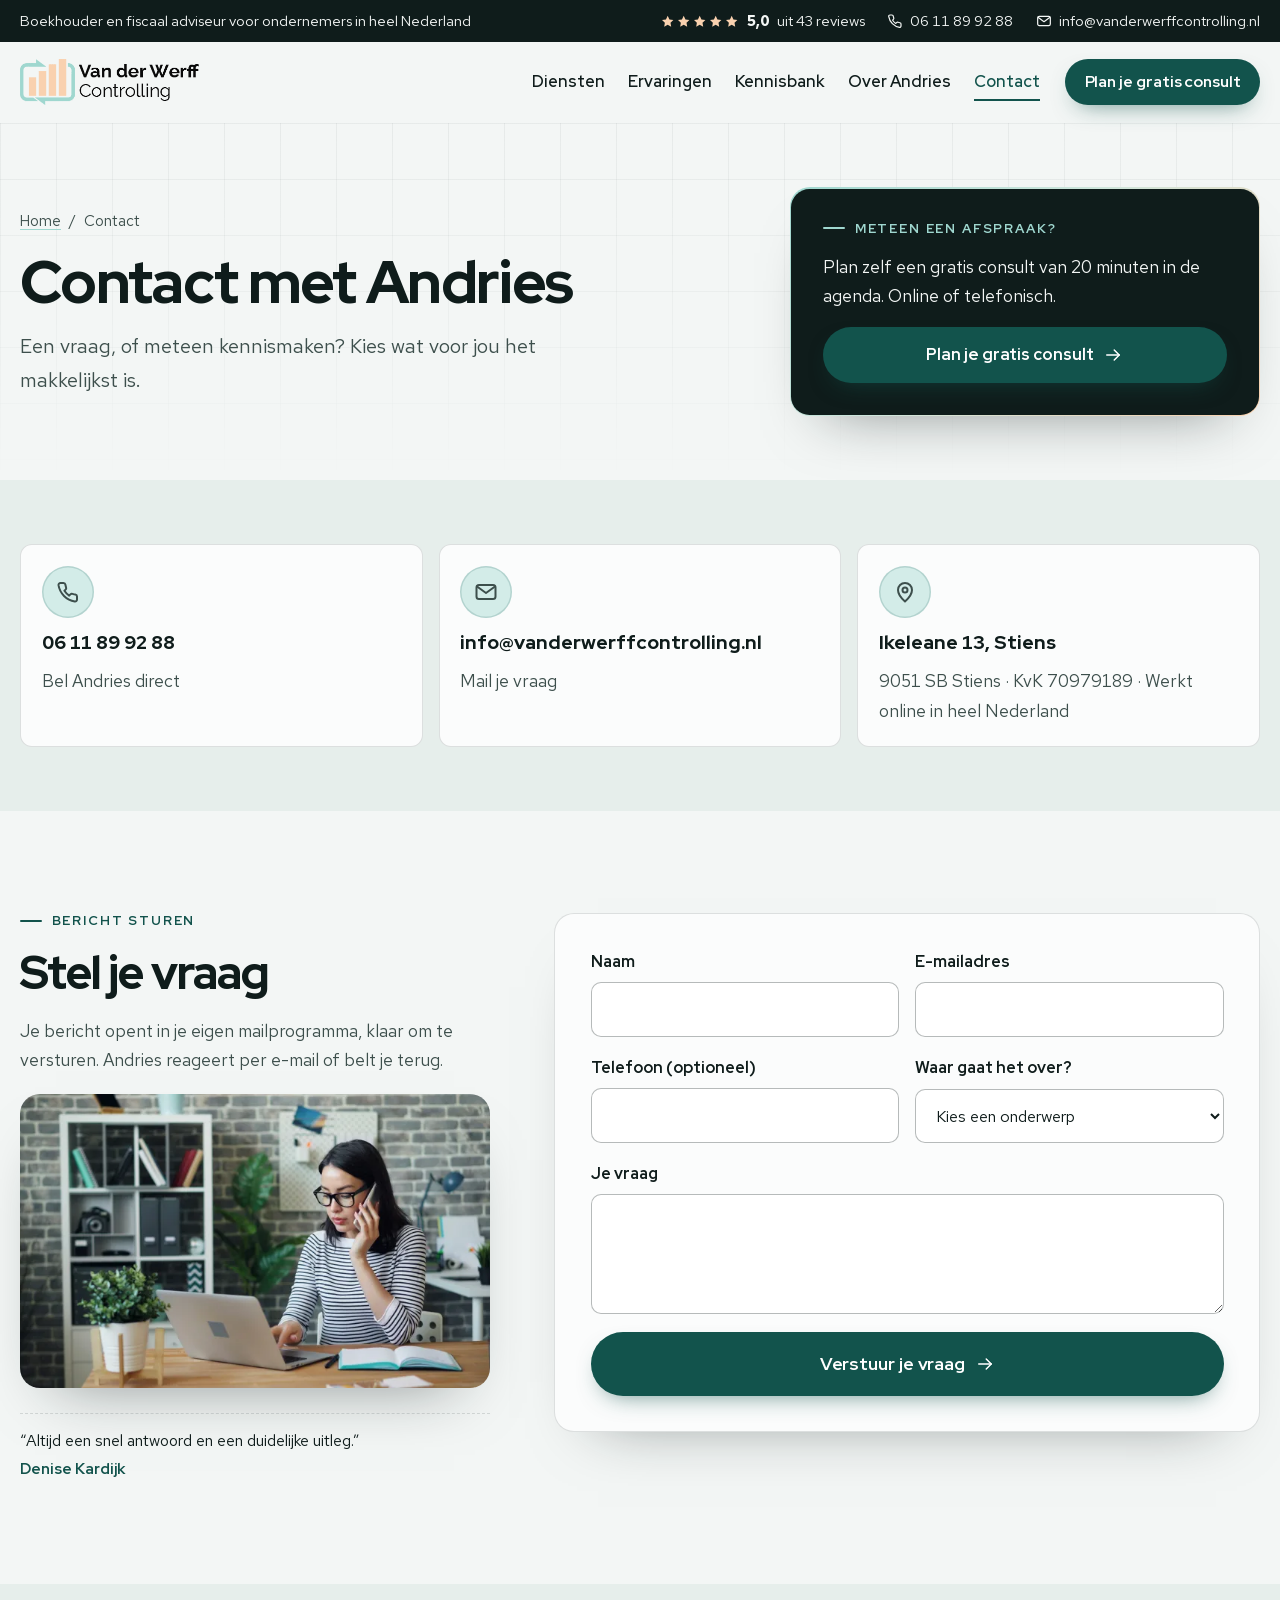
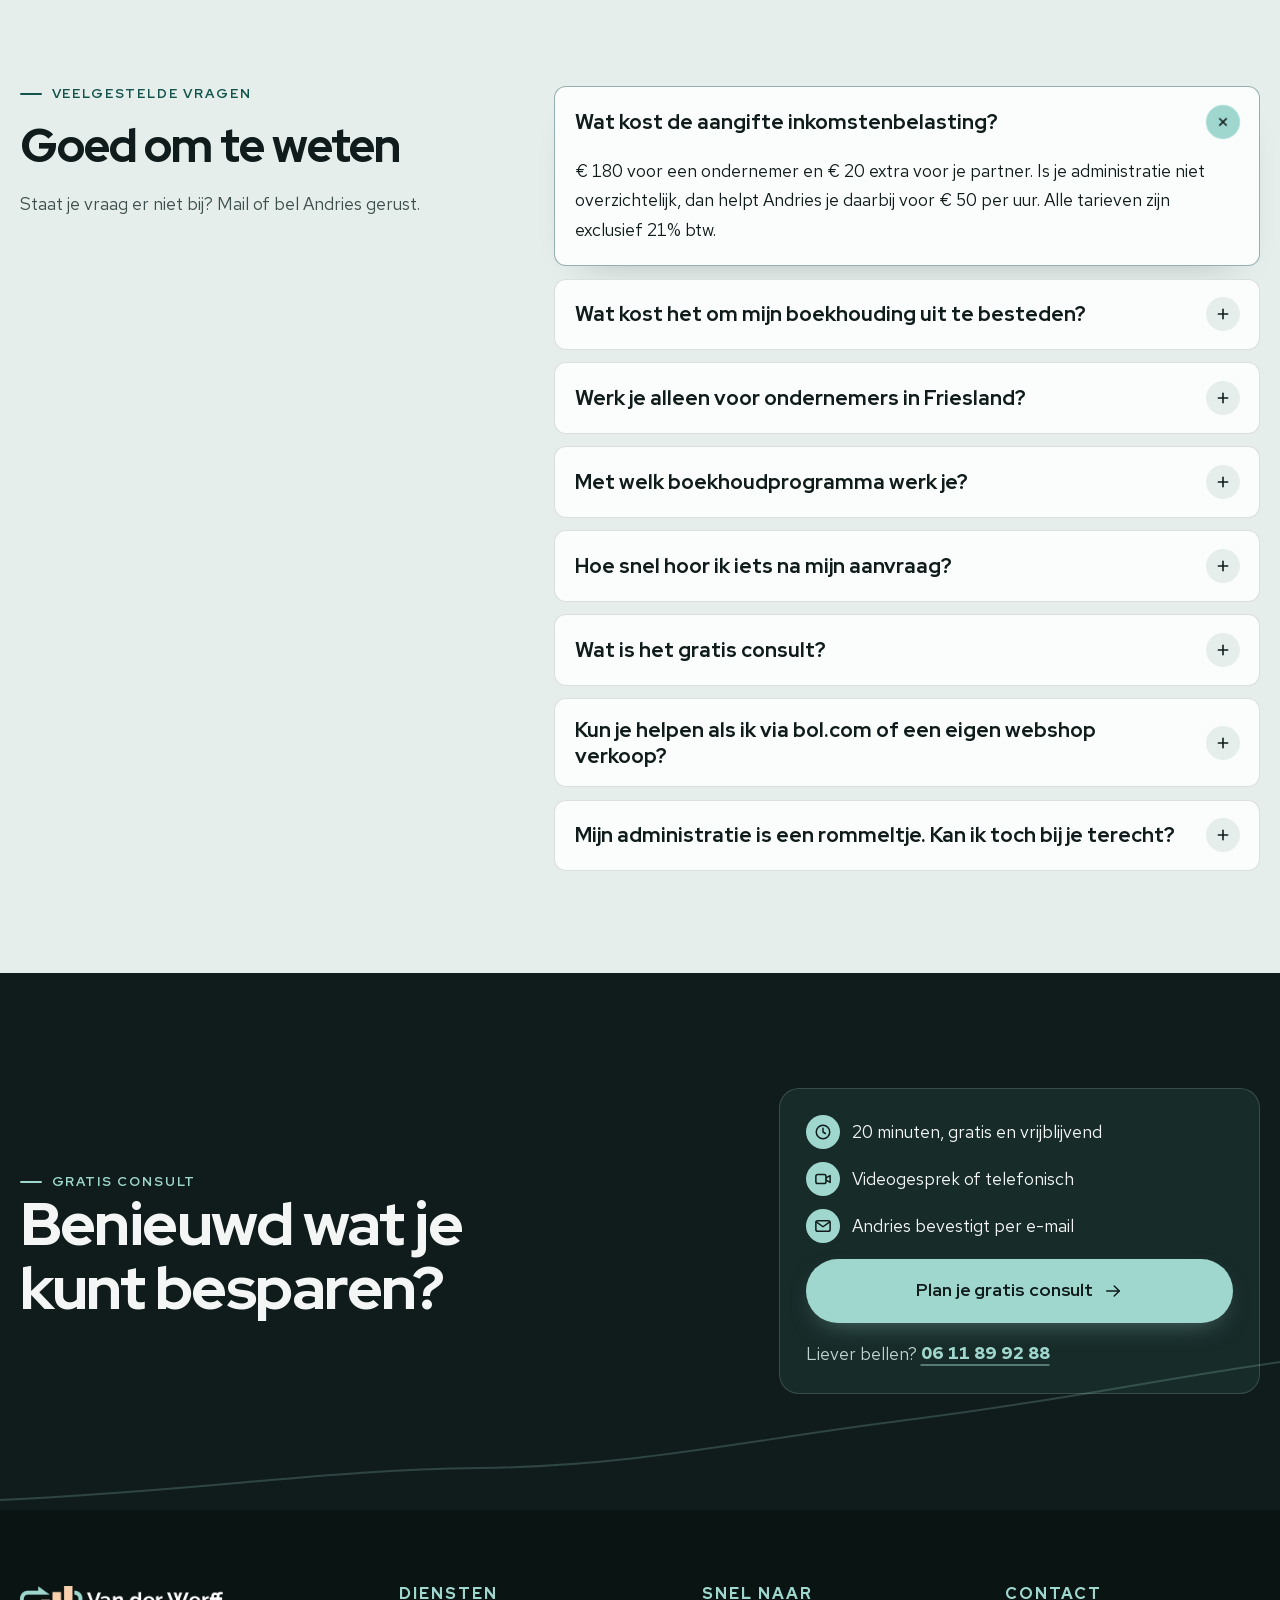
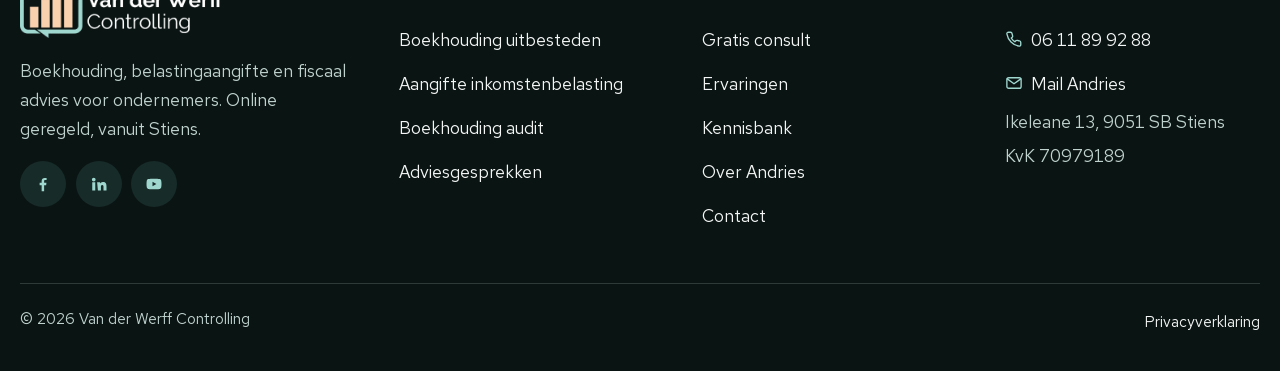
<file: contact.html>
<!doctype html>
<html lang="nl">
<head>
<meta charset="utf-8">
<meta name="viewport" content="width=device-width, initial-scale=1">
<title>Contact met Andries | Van der Werff Controlling</title>
<meta name="description" content="Neem contact op met Van der Werff Controlling in Stiens. Bel 06 11 89 92 88, mail of stuur een bericht. Plan direct een gratis consult van 20 minuten.">
<link rel="canonical" href="https://vanderwerffcontrolling.nl/contact.html">
<meta property="og:type" content="website">
<meta property="og:locale" content="nl_NL">
<meta property="og:site_name" content="Van der Werff Controlling">
<meta property="og:title" content="Contact met Andries | Van der Werff Controlling">
<meta property="og:description" content="Neem contact op met Van der Werff Controlling in Stiens. Bel 06 11 89 92 88, mail of stuur een bericht. Plan direct een gratis consult van 20 minuten.">
<meta property="og:url" content="https://vanderwerffcontrolling.nl/contact.html">
<meta property="og:image" content="https://vanderwerffcontrolling.nl/assets/img/og.jpg">
<meta property="og:image:width" content="1200">
<meta property="og:image:height" content="630">
<meta name="twitter:card" content="summary_large_image">
<meta name="theme-color" content="#0f1c1b">
<link rel="icon" href="assets/img/favicon-32.png" sizes="32x32" type="image/png">
<link rel="icon" href="assets/img/favicon-192.png" sizes="192x192" type="image/png">
<link rel="apple-touch-icon" href="assets/img/apple-touch-icon.png">
<link rel="preload" href="assets/fonts/red-hat-display.woff2" as="font" type="font/woff2" crossorigin>
<link rel="preload" href="assets/fonts/red-hat-text.woff2" as="font" type="font/woff2" crossorigin>
<link rel="stylesheet" href="css/style.css?v=13">
<script type="application/ld+json">
{
 "@context": "https://schema.org",
 "@type": "FAQPage",
 "mainEntity": [
  {
   "@type": "Question",
   "name": "Wat kost de aangifte inkomstenbelasting?",
   "acceptedAnswer": {
    "@type": "Answer",
    "text": "€ 180 voor een ondernemer en € 20 extra voor je partner. Is je administratie niet overzichtelijk, dan helpt Andries je daarbij voor € 50 per uur. Alle tarieven zijn exclusief 21% btw."
   }
  },
  {
   "@type": "Question",
   "name": "Wat kost het om mijn boekhouding uit te besteden?",
   "acceptedAnswer": {
    "@type": "Answer",
    "text": "Je betaalt een vast all-in tarief, zonder uurtje-factuurtje. De hoogte hangt af van je situatie. Daarom vraagt het aanvraagformulier onder meer naar je rechtsvorm en je aantal transacties per maand."
   }
  },
  {
   "@type": "Question",
   "name": "Werk je alleen voor ondernemers in Friesland?",
   "acceptedAnswer": {
    "@type": "Answer",
    "text": "Nee. Van der Werff Controlling zit in Stiens, maar Andries werkt online voor ondernemers in heel Nederland. Overleggen gaat via een videogesprek of telefonisch."
   }
  },
  {
   "@type": "Question",
   "name": "Met welk boekhoudprogramma werk je?",
   "acceptedAnswer": {
    "@type": "Answer",
    "text": "Andries is partner van Jortt. Je bank wordt gekoppeld, bankmutaties lezen automatisch in en je ziet je omzet, kosten en winst in een realtime dashboard."
   }
  },
  {
   "@type": "Question",
   "name": "Hoe snel hoor ik iets na mijn aanvraag?",
   "acceptedAnswer": {
    "@type": "Answer",
    "text": "Na een aanvraag voor boekhouding uitbesteden neemt Andries binnen 2 dagen contact met je op. Een gratis consult plan je direct zelf in de agenda."
   }
  },
  {
   "@type": "Question",
   "name": "Wat is het gratis consult?",
   "acceptedAnswer": {
    "@type": "Answer",
    "text": "Een kennismaking van 20 minuten, als videogesprek of telefonisch. Je bespreekt je situatie en hoort wat Andries voor je kan doen. Vrijblijvend."
   }
  },
  {
   "@type": "Question",
   "name": "Kun je helpen als ik via bol.com of een eigen webshop verkoop?",
   "acceptedAnswer": {
    "@type": "Answer",
    "text": "Ja. Andries is gestart om juist online ondernemers fiscaal te helpen. Denk aan je bol.com-boekhouding, een artikel 23-vergunning voor import van buiten de EU en het éénloketsysteem voor verkoop aan klanten in andere EU-landen."
   }
  },
  {
   "@type": "Question",
   "name": "Mijn administratie is een rommeltje. Kan ik toch bij je terecht?",
   "acceptedAnswer": {
    "@type": "Answer",
    "text": "Zeker. Met een boekhouding audit controleert Andries je complete boekhouding. Voor je aangifte inkomstenbelasting helpt hij je ook als je stukken nog niet overzichtelijk zijn, voor € 50 per uur exclusief btw."
   }
  }
 ]
}
</script>
<script type="application/ld+json">
{
 "@context": "https://schema.org",
 "@type": "AccountingService",
 "@id": "https://vanderwerffcontrolling.nl/#bedrijf",
 "name": "Van der Werff Controlling",
 "description": "Boekhouder en fiscaal adviseur voor ondernemers: boekhouding uitbesteden, aangifte inkomstenbelasting, boekhouding audit en adviesgesprekken.",
 "url": "https://vanderwerffcontrolling.nl/",
 "logo": "https://vanderwerffcontrolling.nl/assets/img/logo.png",
 "image": "https://vanderwerffcontrolling.nl/assets/img/og.jpg",
 "telephone": "+31611899288",
 "email": "info@vanderwerffcontrolling.nl",
 "foundingDate": "2018",
 "founder": {
  "@type": "Person",
  "name": "Andries van der Werff",
  "jobTitle": "Boekhouder en fiscaal adviseur"
 },
 "address": {
  "@type": "PostalAddress",
  "streetAddress": "Ikeleane 13",
  "postalCode": "9051 SB",
  "addressLocality": "Stiens",
  "addressCountry": "NL"
 },
 "areaServed": {
  "@type": "Country",
  "name": "Nederland"
 },
 "sameAs": [
  "https://www.facebook.com/vanderwerffcontrolling",
  "https://www.linkedin.com/company/van-der-werff-controlling/",
  "https://www.youtube.com/channel/UCAKu2BlNx5EaFNyX-4FA57A"
 ],
 "makesOffer": [
  {
   "@type": "Offer",
   "name": "Aangifte inkomstenbelasting voor een ondernemer",
   "price": "180",
   "priceCurrency": "EUR",
   "priceSpecification": {
    "@type": "PriceSpecification",
    "price": "180",
    "priceCurrency": "EUR",
    "valueAddedTaxIncluded": false
   }
  },
  {
   "@type": "Offer",
   "name": "Boekhouding uitbesteden",
   "description": "Vast all-in tarief, online administratie met realtime inzicht."
  },
  {
   "@type": "Offer",
   "name": "Gratis consult van 20 minuten",
   "price": "0",
   "priceCurrency": "EUR"
  }
 ]
}
</script>
<script type="application/ld+json">
{
 "@context": "https://schema.org",
 "@type": "BreadcrumbList",
 "itemListElement": [
  {
   "@type": "ListItem",
   "position": 1,
   "name": "Home",
   "item": "https://vanderwerffcontrolling.nl/"
  },
  {
   "@type": "ListItem",
   "position": 2,
   "name": "Contact",
   "item": "https://vanderwerffcontrolling.nl/contact.html"
  }
 ]
}
</script>
</head>
<body>
<a class="overslaan" href="#inhoud">Naar de inhoud</a>
<div class="topbalk">
  <div class="wrap">
    <span class="zin">Boekhouder en fiscaal adviseur voor ondernemers in heel Nederland</span>
    <div class="topbalk-rechts">
      <a class="score" href="ervaringen.html"><span class="sterren" role="img" aria-label="5 van 5 sterren"></span> <strong>5,0</strong> uit 43 reviews</a>
      <a href="tel:+31611899288"><svg class="ic" aria-hidden="true"><use href="assets/iconen.svg#i-telefoon"/></svg> 06 11 89 92 88</a>
      <a class="mail" href="mailto:info@vanderwerffcontrolling.nl"><svg class="ic" aria-hidden="true"><use href="assets/iconen.svg#i-mail"/></svg> info@vanderwerffcontrolling.nl</a>
    </div>
  </div>
</div>
<header class="balk" data-balk>
  <div class="wrap">
    <a class="logo" href="index.html" aria-label="Van der Werff Controlling, naar de homepage">
      <img src="assets/img/logo.png" alt="Van der Werff Controlling" width="350" height="90">
    </a>
    <nav class="nav" aria-label="Hoofdmenu">
      <div class="nav-links"><a href="diensten.html">Diensten</a><a href="ervaringen.html">Ervaringen</a><a href="kennisbank.html">Kennisbank</a><a href="over-andries.html">Over Andries</a><a href="contact.html" aria-current="page">Contact</a></div>
      <a class="knop knop-vol knop-klein" href="gratis-consult.html">Plan je gratis consult</a>
      <button class="menuknop" type="button" aria-expanded="false" aria-controls="mobiel-menu" data-menuknop><svg class="ic" aria-hidden="true"><use href="assets/iconen.svg#i-menu"/></svg><span class="sr-only">Menu openen</span></button>
    </nav>
  </div>
</header>
<div class="mobiel-menu" id="mobiel-menu" data-menu>
  <div class="mobiel-menu-kop">
    <img src="assets/img/logo-wit.png" alt="Van der Werff Controlling" width="500" height="128">
    <button class="sluit" type="button" data-menusluit aria-label="Menu sluiten"><svg class="ic" aria-hidden="true"><use href="assets/iconen.svg#i-sluit"/></svg></button>
  </div>
  <nav aria-label="Mobiel menu">
      <a href="index.html">Home<svg class="ic" aria-hidden="true"><use href="assets/iconen.svg#i-pijl"/></svg></a>
      <a href="diensten.html">Diensten<svg class="ic" aria-hidden="true"><use href="assets/iconen.svg#i-pijl"/></svg></a>
      <a href="ervaringen.html">Ervaringen<svg class="ic" aria-hidden="true"><use href="assets/iconen.svg#i-pijl"/></svg></a>
      <a href="kennisbank.html">Kennisbank<svg class="ic" aria-hidden="true"><use href="assets/iconen.svg#i-pijl"/></svg></a>
      <a href="over-andries.html">Over Andries<svg class="ic" aria-hidden="true"><use href="assets/iconen.svg#i-pijl"/></svg></a>
      <a href="contact.html" aria-current="page">Contact<svg class="ic" aria-hidden="true"><use href="assets/iconen.svg#i-pijl"/></svg></a>
  </nav>
  <div class="mobiel-menu-voet">
    <a class="knop knop-mint knop-groot" href="gratis-consult.html">Plan je gratis consult <svg class="ic pijl" aria-hidden="true"><use href="assets/iconen.svg#i-pijl"/></svg></a>
    <div class="contactregel">
      <a href="tel:+31611899288"><svg class="ic" aria-hidden="true"><use href="assets/iconen.svg#i-telefoon"/></svg> 06 11 89 92 88</a>
      <a href="mailto:info@vanderwerffcontrolling.nl"><svg class="ic" aria-hidden="true"><use href="assets/iconen.svg#i-mail"/></svg> Mail Andries</a>
    </div>
  </div>
</div>
<main id="inhoud">
<section class="paginakop" data-hero aria-label="Contact">
  <div class="hero-raster-bg" aria-hidden="true"></div>
  <div class="wrap paginakop-raster">
    <div>
      <nav class="kruimel" aria-label="Kruimelpad" data-hero-item><a href="index.html">Home</a> / <span>Contact</span></nav>
      <h1 data-hero-item>Contact met Andries</h1>
      <p class="lead" data-hero-item>Een vraag, of meteen kennismaken? Kies wat voor jou het makkelijkst is.</p>
    </div>
    <div class="kop-kaart" data-hero-item>
      <div class="kop-kaart-binnen">
        <p class="eyebrow">Meteen een afspraak?</p>
        <p>Plan zelf een gratis consult van 20 minuten in de agenda. Online of telefonisch.</p>
        <a class="knop knop-vol" href="gratis-consult.html">Plan je gratis consult <svg class="ic pijl" aria-hidden="true"><use href="assets/iconen.svg#i-pijl"/></svg></a>
      </div>
    </div>
  </div>
</section>

<section class="sectie vlak-2" aria-label="Contactgegevens" style="padding-block:clamp(2.5rem,5vw,4rem)">
  <div class="wrap contact-kaarten" data-rev data-stagger>
    <a class="contact-kaart" href="tel:+31611899288"><span class="icirkel groot"><svg class="ic" aria-hidden="true"><use href="assets/iconen.svg#i-telefoon"/></svg></span><b>06 11 89 92 88</b><span>Bel Andries direct</span></a>
    <a class="contact-kaart" href="mailto:info@vanderwerffcontrolling.nl"><span class="icirkel groot"><svg class="ic" aria-hidden="true"><use href="assets/iconen.svg#i-mail"/></svg></span><b style="word-break:break-word">info@vanderwerffcontrolling.nl</b><span>Mail je vraag</span></a>
    <a class="contact-kaart" href="https://www.google.com/maps/search/?api=1&amp;query=Ikeleane+13+9051+SB+Stiens" rel="noopener" target="_blank"><span class="icirkel groot"><svg class="ic" aria-hidden="true"><use href="assets/iconen.svg#i-locatie"/></svg></span><b>Ikeleane 13, Stiens</b><span>9051 SB Stiens &middot; KvK 70979189 &middot; Werkt online in heel Nederland</span></a>
  </div>
</section>

<section class="sectie" aria-labelledby="bericht-kop">
  <div class="wrap formulier-raster">
    <div class="formulier-zij" data-rev>
      <p class="eyebrow">Bericht sturen</p>
      <h2 id="bericht-kop">Stel je vraag</h2>
      <p class="dim">Je bericht opent in je eigen mailprogramma, klaar om te versturen. Andries reageert per e-mail of belt je terug.</p>
      <figure class="beeld-kader contact-foto"><img src="assets/img/bellen-laptop-700.webp" srcset="assets/img/bellen-laptop-700.webp 700w, assets/img/bellen-laptop-1200.webp 1200w" sizes="(max-width: 1020px) 92vw, 34vw" alt="Ondernemer belt en werkt tegelijk op haar laptop" width="700" height="394" loading="lazy" style="object-position:62% 40%"></figure>
      <p class="citaat-mini"><q>Altijd een snel antwoord en een duidelijke uitleg.</q><cite>Denise Kardijk</cite></p>
    </div>
    <div class="form-kaart" data-rev>
      <form class="formulier" data-mailto data-onderwerp="Vraag via de website" data-bevestiging="contact-klaar" action="mailto:info@vanderwerffcontrolling.nl?subject=Vraag%20via%20de%20website" method="post" enctype="text/plain">
        <div class="twee">
          <div class="veld"><label for="c-naam">Naam</label><input id="c-naam" name="naam" autocomplete="name" required data-fout="Vul je naam in."><p class="veldfout" aria-live="polite"></p></div>
          <div class="veld"><label for="c-mail">E-mailadres</label><input id="c-mail" name="email" type="email" autocomplete="email" required data-fout="Vul je e-mailadres in."><p class="veldfout" aria-live="polite"></p></div>
        </div>
        <div class="twee">
          <div class="veld"><label for="c-tel">Telefoon (optioneel)</label><input id="c-tel" name="telefoon" type="tel" autocomplete="tel"><p class="veldfout" aria-live="polite"></p></div>
          <div class="veld"><label for="c-onderwerp">Waar gaat het over?</label>
            <select id="c-onderwerp" name="onderwerp" required data-fout="Kies een onderwerp.">
              <option value="">Kies een onderwerp</option>
              <option>Boekhouding uitbesteden</option>
              <option>Aangifte inkomstenbelasting</option>
              <option>Boekhouding audit</option>
              <option>Zoom-sessie</option>
              <option>Masterclass</option>
              <option>Financiering</option>
              <option>Iets anders</option>
            </select><p class="veldfout" aria-live="polite"></p></div>
        </div>
        <div class="veld"><label for="c-bericht">Je vraag</label><textarea id="c-bericht" name="bericht" required data-fout="Schrijf kort je vraag."></textarea><p class="veldfout" aria-live="polite"></p></div>
        <button class="knop knop-vol knop-groot" type="submit">Verstuur je vraag <svg class="ic pijl" aria-hidden="true"><use href="assets/iconen.svg#i-pijl"/></svg></button>
      </form>
      <div class="na-verzenden" id="contact-klaar" data-na hidden>
        <div class="bevestig-kop"><span class="icirkel"><svg class="ic" aria-hidden="true"><use href="assets/iconen.svg#i-mail"/></svg></span><h2>Je bericht staat klaar</h2></div>
        <p>Je mailprogramma opent met je vraag erin. Verstuur die mail, dan hoor je snel van Andries.</p>
        <p class="dim">Opende er niets? <a class="tekstlink" data-mailto-link href="mailto:info@vanderwerffcontrolling.nl">Open de mail opnieuw</a> of bel <a class="tekstlink" href="tel:+31611899288">06 11 89 92 88</a>.</p>
        <button class="knop knop-lijn" type="button" data-opnieuw>Bericht aanpassen</button>
      </div>
    </div>
  </div>
</section>

<section class="sectie vlak-2" aria-labelledby="faq-kop">
  <div class="wrap formulier-raster">
    <div class="formulier-zij" data-rev>
      <p class="eyebrow">Veelgestelde vragen</p>
      <h2 id="faq-kop">Goed om te weten</h2>
      <p class="dim">Staat je vraag er niet bij? Mail of bel Andries gerust.</p>
    </div>
    <div class="vouwlijst" data-rev>
      <details class="vouw" open>
        <summary>Wat kost de aangifte inkomstenbelasting?<span class="plus" aria-hidden="true"><svg class="ic" aria-hidden="true"><use href="assets/iconen.svg#i-plus"/></svg></span></summary>
        <div class="vouw-inhoud"><p>€ 180 voor een ondernemer en € 20 extra voor je partner. Is je administratie niet overzichtelijk, dan helpt Andries je daarbij voor € 50 per uur. Alle tarieven zijn exclusief 21% btw.</p></div>
      </details>
      <details class="vouw">
        <summary>Wat kost het om mijn boekhouding uit te besteden?<span class="plus" aria-hidden="true"><svg class="ic" aria-hidden="true"><use href="assets/iconen.svg#i-plus"/></svg></span></summary>
        <div class="vouw-inhoud"><p>Je betaalt een vast all-in tarief, zonder uurtje-factuurtje. De hoogte hangt af van je situatie. Daarom vraagt het aanvraagformulier onder meer naar je rechtsvorm en je aantal transacties per maand.</p></div>
      </details>
      <details class="vouw">
        <summary>Werk je alleen voor ondernemers in Friesland?<span class="plus" aria-hidden="true"><svg class="ic" aria-hidden="true"><use href="assets/iconen.svg#i-plus"/></svg></span></summary>
        <div class="vouw-inhoud"><p>Nee. Van der Werff Controlling zit in Stiens, maar Andries werkt online voor ondernemers in heel Nederland. Overleggen gaat via een videogesprek of telefonisch.</p></div>
      </details>
      <details class="vouw">
        <summary>Met welk boekhoudprogramma werk je?<span class="plus" aria-hidden="true"><svg class="ic" aria-hidden="true"><use href="assets/iconen.svg#i-plus"/></svg></span></summary>
        <div class="vouw-inhoud"><p>Andries is partner van Jortt. Je bank wordt gekoppeld, bankmutaties lezen automatisch in en je ziet je omzet, kosten en winst in een realtime dashboard.</p></div>
      </details>
      <details class="vouw">
        <summary>Hoe snel hoor ik iets na mijn aanvraag?<span class="plus" aria-hidden="true"><svg class="ic" aria-hidden="true"><use href="assets/iconen.svg#i-plus"/></svg></span></summary>
        <div class="vouw-inhoud"><p>Na een aanvraag voor boekhouding uitbesteden neemt Andries binnen 2 dagen contact met je op. Een gratis consult plan je direct zelf in de agenda.</p></div>
      </details>
      <details class="vouw">
        <summary>Wat is het gratis consult?<span class="plus" aria-hidden="true"><svg class="ic" aria-hidden="true"><use href="assets/iconen.svg#i-plus"/></svg></span></summary>
        <div class="vouw-inhoud"><p>Een kennismaking van 20 minuten, als videogesprek of telefonisch. Je bespreekt je situatie en hoort wat Andries voor je kan doen. Vrijblijvend.</p></div>
      </details>
      <details class="vouw">
        <summary>Kun je helpen als ik via bol.com of een eigen webshop verkoop?<span class="plus" aria-hidden="true"><svg class="ic" aria-hidden="true"><use href="assets/iconen.svg#i-plus"/></svg></span></summary>
        <div class="vouw-inhoud"><p>Ja. Andries is gestart om juist online ondernemers fiscaal te helpen. Denk aan je bol.com-boekhouding, een artikel 23-vergunning voor import van buiten de EU en het éénloketsysteem voor verkoop aan klanten in andere EU-landen.</p></div>
      </details>
      <details class="vouw">
        <summary>Mijn administratie is een rommeltje. Kan ik toch bij je terecht?<span class="plus" aria-hidden="true"><svg class="ic" aria-hidden="true"><use href="assets/iconen.svg#i-plus"/></svg></span></summary>
        <div class="vouw-inhoud"><p>Zeker. Met een boekhouding audit controleert Andries je complete boekhouding. Voor je aangifte inkomstenbelasting helpt hij je ook als je stukken nog niet overzichtelijk zijn, voor € 50 per uur exclusief btw.</p></div>
      </details>
    </div>
  </div>
</section>

<section class="slot donker" aria-labelledby="slot-kop">
  <svg class="slot-lijn" viewBox="0 0 1200 160" preserveAspectRatio="none" aria-hidden="true"><path d="M0 150 C 200 140, 300 120, 450 118 S 700 90, 850 70 S 1080 30, 1200 12" fill="none" stroke="currentColor" stroke-width="2" vector-effect="non-scaling-stroke"/></svg>
  <div class="wrap slot-raster">
    <div data-rev>
      <p class="eyebrow">Gratis consult</p>
      <h2 id="slot-kop">Benieuwd wat je kunt besparen?</h2>
    </div>
    <div class="slot-kaart" data-rev>
      <ul class="punten">
        <li><span class="icirkel"><svg class="ic" aria-hidden="true"><use href="assets/iconen.svg#i-klok"/></svg></span>20 minuten, gratis en vrijblijvend</li>
        <li><span class="icirkel"><svg class="ic" aria-hidden="true"><use href="assets/iconen.svg#i-video"/></svg></span>Videogesprek of telefonisch</li>
        <li><span class="icirkel"><svg class="ic" aria-hidden="true"><use href="assets/iconen.svg#i-mail"/></svg></span>Andries bevestigt per e-mail</li>
      </ul>
      <a class="knop knop-vol knop-groot" href="gratis-consult.html">Plan je gratis consult <svg class="ic pijl" aria-hidden="true"><use href="assets/iconen.svg#i-pijl"/></svg></a>
      <p class="dim">Liever bellen? <a class="tekstlink" href="tel:+31611899288">06 11 89 92 88</a></p>
    </div>
  </div>
</section>
</main>
<footer class="voet">
  <div class="wrap">
    <div class="voet-raster">
      <div class="voet-merk">
        <img class="logo-wit" src="assets/img/logo-wit.png" alt="Van der Werff Controlling" width="500" height="128" loading="lazy">
        <p>Boekhouding, belastingaangifte en fiscaal advies voor ondernemers. Online geregeld, vanuit Stiens.</p>
        <div class="socials">
          <a href="https://www.facebook.com/vanderwerffcontrolling" rel="noopener" target="_blank" aria-label="Facebook"><svg class="ic" aria-hidden="true"><use href="assets/iconen.svg#i-facebook"/></svg></a>
          <a href="https://www.linkedin.com/company/van-der-werff-controlling/" rel="noopener" target="_blank" aria-label="LinkedIn"><svg class="ic" aria-hidden="true"><use href="assets/iconen.svg#i-linkedin"/></svg></a>
          <a href="https://www.youtube.com/channel/UCAKu2BlNx5EaFNyX-4FA57A" rel="noopener" target="_blank" aria-label="YouTube"><svg class="ic" aria-hidden="true"><use href="assets/iconen.svg#i-youtube"/></svg></a>
        </div>
      </div>
      <div>
        <h2>Diensten</h2>
        <ul>
          <li><a href="boekhouding-uitbesteden.html">Boekhouding uitbesteden</a></li>
          <li><a href="aangifte-inkomstenbelasting.html">Aangifte inkomstenbelasting</a></li>
          <li><a href="diensten.html#audit">Boekhouding audit</a></li>
          <li><a href="diensten.html#advies">Adviesgesprekken</a></li>
        </ul>
      </div>
      <div>
        <h2>Snel naar</h2>
        <ul>
          <li><a href="gratis-consult.html">Gratis consult</a></li>
          <li><a href="ervaringen.html">Ervaringen</a></li>
          <li><a href="kennisbank.html">Kennisbank</a></li>
          <li><a href="over-andries.html">Over Andries</a></li>
          <li><a href="contact.html">Contact</a></li>
        </ul>
      </div>
      <div>
        <h2>Contact</h2>
        <ul>
          <li><a href="tel:+31611899288"><svg class="ic" aria-hidden="true"><use href="assets/iconen.svg#i-telefoon"/></svg> 06 11 89 92 88</a></li>
          <li><a href="mailto:info@vanderwerffcontrolling.nl"><svg class="ic" aria-hidden="true"><use href="assets/iconen.svg#i-mail"/></svg> Mail Andries</a></li>
          <li>Ikeleane 13, 9051 SB Stiens</li>
          <li>KvK 70979189</li>
        </ul>
      </div>
    </div>
    <div class="voet-onder">
      <span>&copy; <span data-jaar>2026</span> Van der Werff Controlling</span>
      <span><a href="privacy.html">Privacyverklaring</a></span>
    </div>
  </div>
</footer>
<div class="actiebalk" data-mobielcta>
  <a class="bel" href="tel:+31611899288" aria-label="Bel Andries"><svg class="ic" aria-hidden="true"><use href="assets/iconen.svg#i-telefoon"/></svg></a>
  <a class="hoofd" href="gratis-consult.html">Plan je gratis consult</a>
</div>
<script src="js/main.js" defer></script>
</body>
</html>
</file>
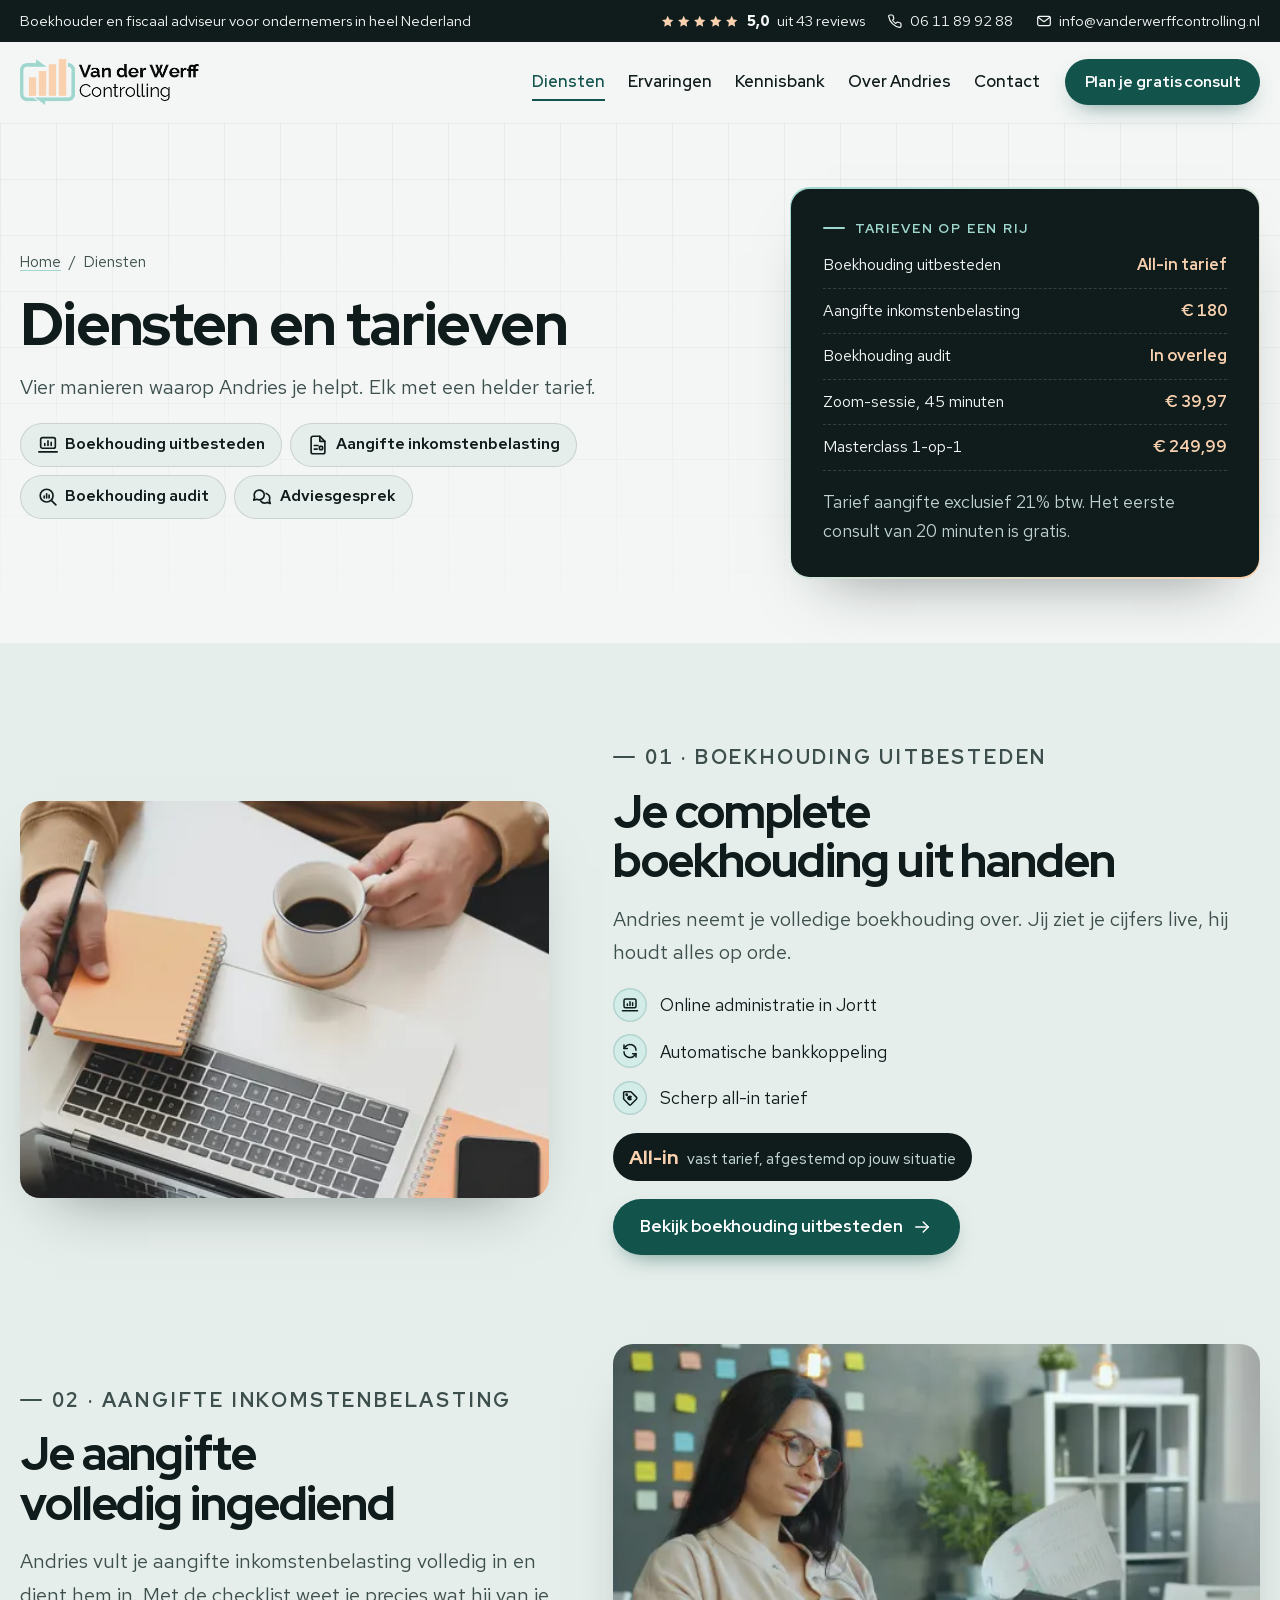
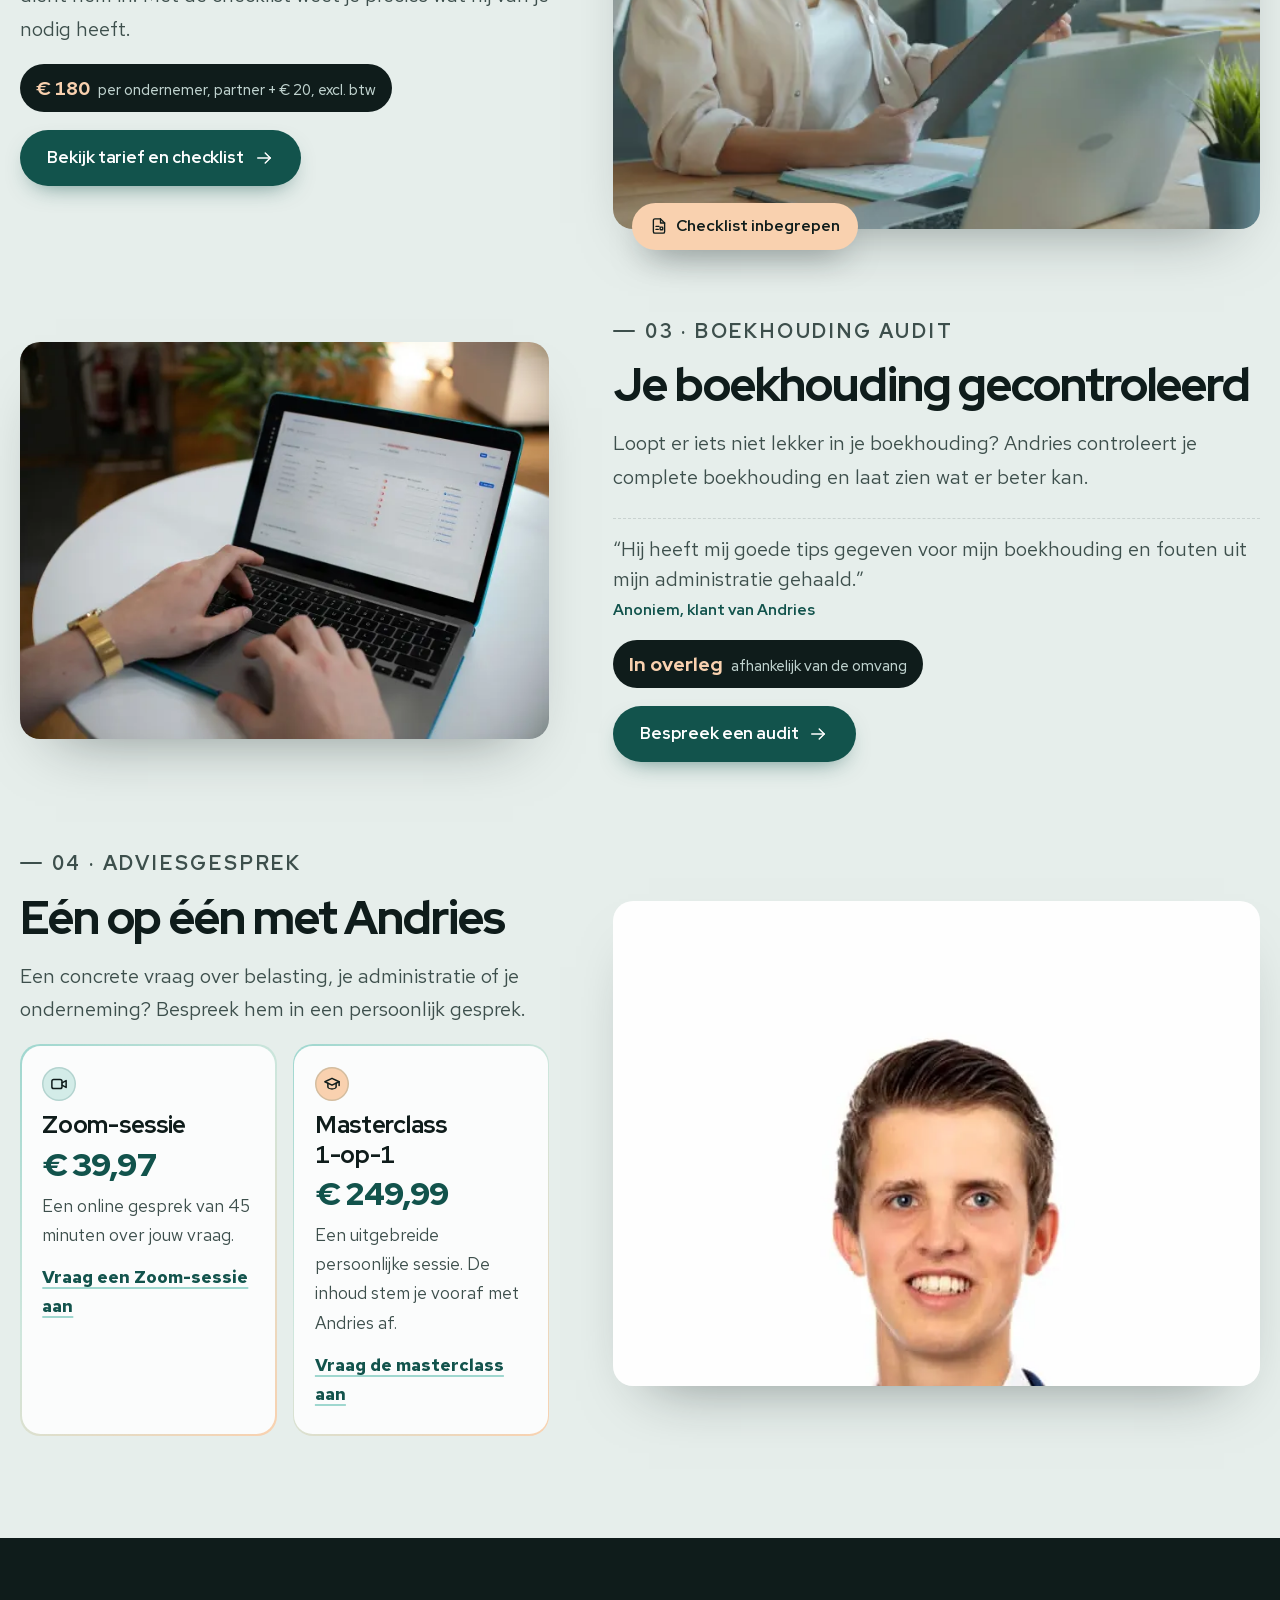
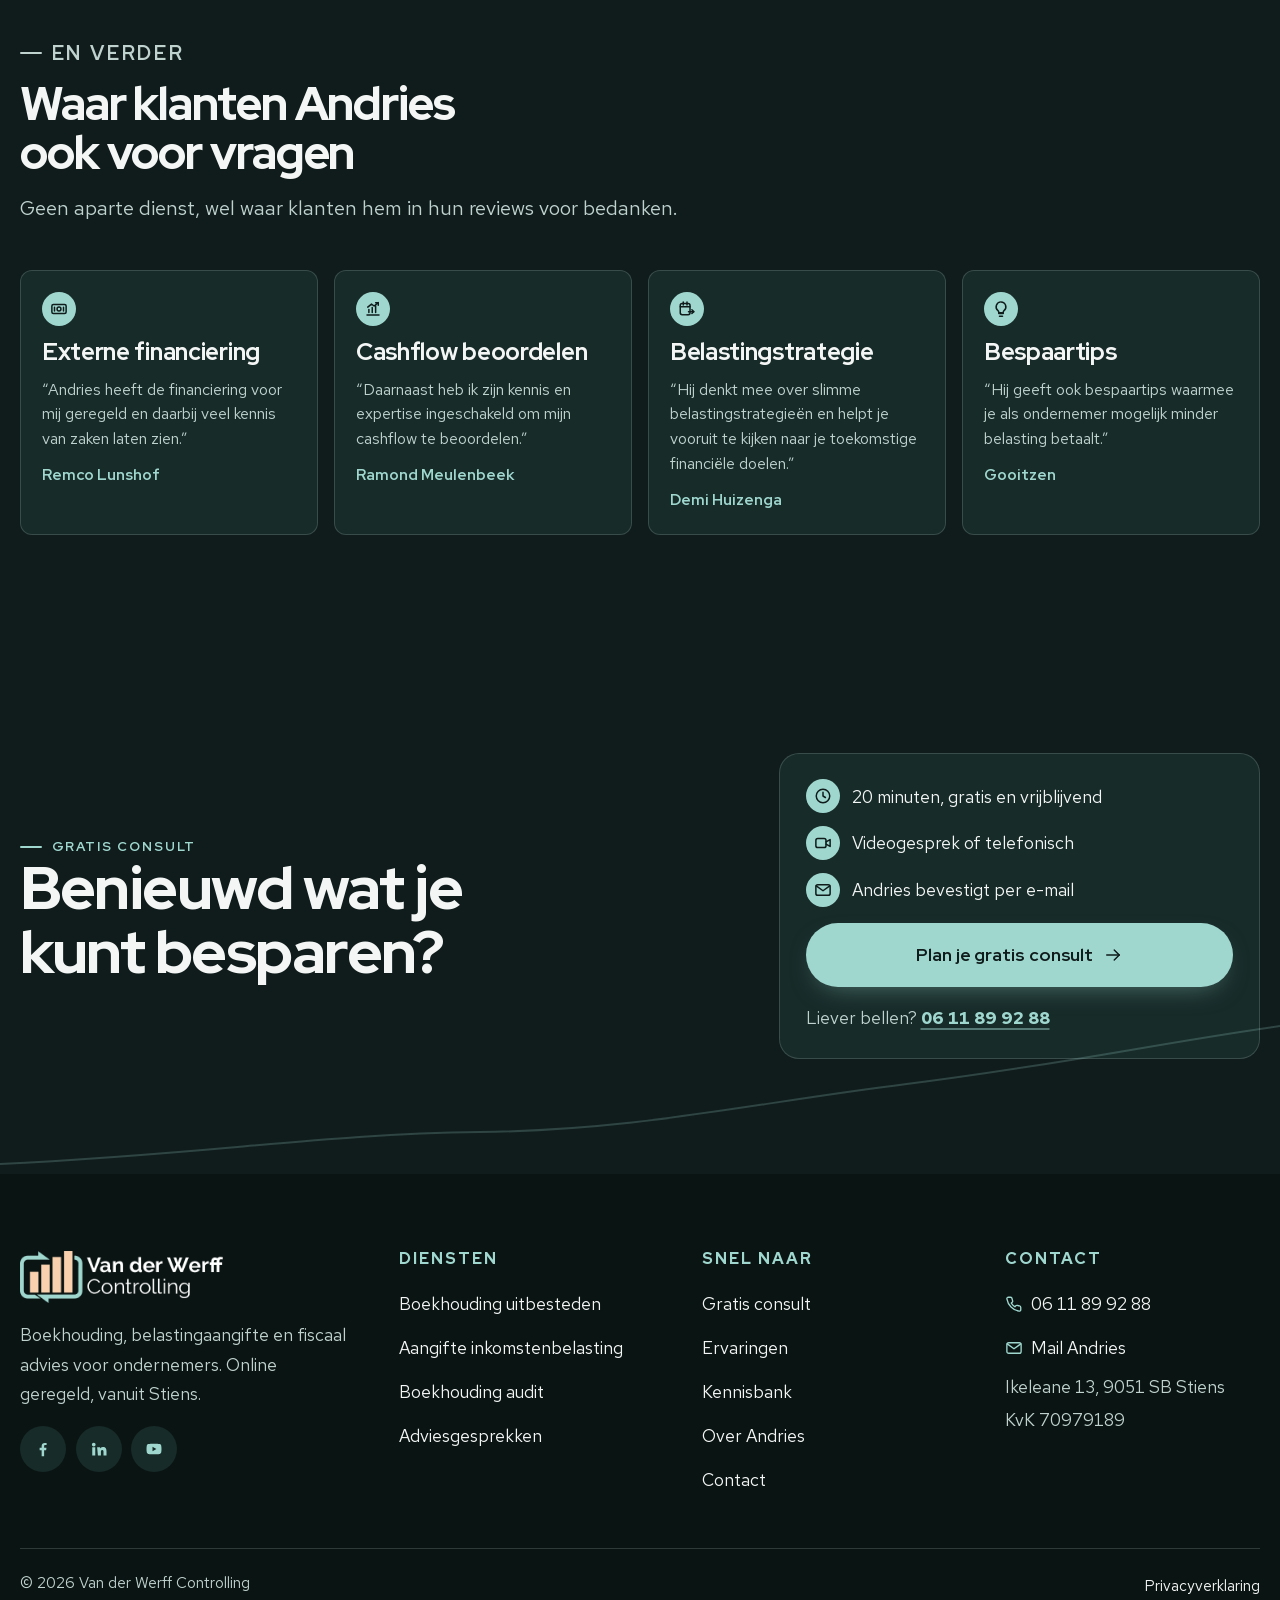
<file: diensten.html>
<!doctype html>
<html lang="nl">
<head>
<meta charset="utf-8">
<meta name="viewport" content="width=device-width, initial-scale=1">
<title>Diensten en tarieven | Van der Werff Controlling</title>
<meta name="description" content="Boekhouding uitbesteden, aangifte inkomstenbelasting, een boekhouding audit of een adviesgesprek. Alle diensten van Van der Werff Controlling met tarief.">
<link rel="canonical" href="https://vanderwerffcontrolling.nl/diensten.html">
<meta property="og:type" content="website">
<meta property="og:locale" content="nl_NL">
<meta property="og:site_name" content="Van der Werff Controlling">
<meta property="og:title" content="Diensten en tarieven | Van der Werff Controlling">
<meta property="og:description" content="Boekhouding uitbesteden, aangifte inkomstenbelasting, een boekhouding audit of een adviesgesprek. Alle diensten van Van der Werff Controlling met tarief.">
<meta property="og:url" content="https://vanderwerffcontrolling.nl/diensten.html">
<meta property="og:image" content="https://vanderwerffcontrolling.nl/assets/img/og.jpg">
<meta property="og:image:width" content="1200">
<meta property="og:image:height" content="630">
<meta name="twitter:card" content="summary_large_image">
<meta name="theme-color" content="#0f1c1b">
<link rel="icon" href="assets/img/favicon-32.png" sizes="32x32" type="image/png">
<link rel="icon" href="assets/img/favicon-192.png" sizes="192x192" type="image/png">
<link rel="apple-touch-icon" href="assets/img/apple-touch-icon.png">
<link rel="preload" href="assets/fonts/red-hat-display.woff2" as="font" type="font/woff2" crossorigin>
<link rel="preload" href="assets/fonts/red-hat-text.woff2" as="font" type="font/woff2" crossorigin>
<link rel="stylesheet" href="css/style.css?v=13">
<script type="application/ld+json">
{
 "@context": "https://schema.org",
 "@type": "BreadcrumbList",
 "itemListElement": [
  {
   "@type": "ListItem",
   "position": 1,
   "name": "Home",
   "item": "https://vanderwerffcontrolling.nl/"
  },
  {
   "@type": "ListItem",
   "position": 2,
   "name": "Diensten",
   "item": "https://vanderwerffcontrolling.nl/diensten.html"
  }
 ]
}
</script>
</head>
<body>
<a class="overslaan" href="#inhoud">Naar de inhoud</a>
<div class="topbalk">
  <div class="wrap">
    <span class="zin">Boekhouder en fiscaal adviseur voor ondernemers in heel Nederland</span>
    <div class="topbalk-rechts">
      <a class="score" href="ervaringen.html"><span class="sterren" role="img" aria-label="5 van 5 sterren"></span> <strong>5,0</strong> uit 43 reviews</a>
      <a href="tel:+31611899288"><svg class="ic" aria-hidden="true"><use href="assets/iconen.svg#i-telefoon"/></svg> 06 11 89 92 88</a>
      <a class="mail" href="mailto:info@vanderwerffcontrolling.nl"><svg class="ic" aria-hidden="true"><use href="assets/iconen.svg#i-mail"/></svg> info@vanderwerffcontrolling.nl</a>
    </div>
  </div>
</div>
<header class="balk" data-balk>
  <div class="wrap">
    <a class="logo" href="index.html" aria-label="Van der Werff Controlling, naar de homepage">
      <img src="assets/img/logo.png" alt="Van der Werff Controlling" width="350" height="90">
    </a>
    <nav class="nav" aria-label="Hoofdmenu">
      <div class="nav-links"><a href="diensten.html" aria-current="page">Diensten</a><a href="ervaringen.html">Ervaringen</a><a href="kennisbank.html">Kennisbank</a><a href="over-andries.html">Over Andries</a><a href="contact.html">Contact</a></div>
      <a class="knop knop-vol knop-klein" href="gratis-consult.html">Plan je gratis consult</a>
      <button class="menuknop" type="button" aria-expanded="false" aria-controls="mobiel-menu" data-menuknop><svg class="ic" aria-hidden="true"><use href="assets/iconen.svg#i-menu"/></svg><span class="sr-only">Menu openen</span></button>
    </nav>
  </div>
</header>
<div class="mobiel-menu" id="mobiel-menu" data-menu>
  <div class="mobiel-menu-kop">
    <img src="assets/img/logo-wit.png" alt="Van der Werff Controlling" width="500" height="128">
    <button class="sluit" type="button" data-menusluit aria-label="Menu sluiten"><svg class="ic" aria-hidden="true"><use href="assets/iconen.svg#i-sluit"/></svg></button>
  </div>
  <nav aria-label="Mobiel menu">
      <a href="index.html">Home<svg class="ic" aria-hidden="true"><use href="assets/iconen.svg#i-pijl"/></svg></a>
      <a href="diensten.html" aria-current="page">Diensten<svg class="ic" aria-hidden="true"><use href="assets/iconen.svg#i-pijl"/></svg></a>
      <a href="ervaringen.html">Ervaringen<svg class="ic" aria-hidden="true"><use href="assets/iconen.svg#i-pijl"/></svg></a>
      <a href="kennisbank.html">Kennisbank<svg class="ic" aria-hidden="true"><use href="assets/iconen.svg#i-pijl"/></svg></a>
      <a href="over-andries.html">Over Andries<svg class="ic" aria-hidden="true"><use href="assets/iconen.svg#i-pijl"/></svg></a>
      <a href="contact.html">Contact<svg class="ic" aria-hidden="true"><use href="assets/iconen.svg#i-pijl"/></svg></a>
  </nav>
  <div class="mobiel-menu-voet">
    <a class="knop knop-mint knop-groot" href="gratis-consult.html">Plan je gratis consult <svg class="ic pijl" aria-hidden="true"><use href="assets/iconen.svg#i-pijl"/></svg></a>
    <div class="contactregel">
      <a href="tel:+31611899288"><svg class="ic" aria-hidden="true"><use href="assets/iconen.svg#i-telefoon"/></svg> 06 11 89 92 88</a>
      <a href="mailto:info@vanderwerffcontrolling.nl"><svg class="ic" aria-hidden="true"><use href="assets/iconen.svg#i-mail"/></svg> Mail Andries</a>
    </div>
  </div>
</div>
<main id="inhoud">
<section class="paginakop" data-hero aria-label="Diensten">
  <div class="hero-raster-bg" aria-hidden="true"></div>
  <div class="wrap paginakop-raster">
    <div>
      <nav class="kruimel" aria-label="Kruimelpad" data-hero-item><a href="index.html">Home</a> / <span>Diensten</span></nav>
      <h1 data-hero-item>Diensten en tarieven</h1>
      <p class="lead" data-hero-item>Vier manieren waarop Andries je helpt. Elk met een helder tarief.</p>
      <div class="begrip-chips" data-hero-item>
        <a class="chip" href="#uitbesteden"><svg class="ic" aria-hidden="true"><use href="assets/iconen.svg#i-boekhouding"/></svg> Boekhouding uitbesteden</a>
        <a class="chip" href="#aangifte"><svg class="ic" aria-hidden="true"><use href="assets/iconen.svg#i-aangifte"/></svg> Aangifte inkomstenbelasting</a>
        <a class="chip" href="#audit"><svg class="ic" aria-hidden="true"><use href="assets/iconen.svg#i-audit"/></svg> Boekhouding audit</a>
        <a class="chip" href="#advies"><svg class="ic" aria-hidden="true"><use href="assets/iconen.svg#i-advies"/></svg> Adviesgesprek</a>
      </div>
    </div>
    <div class="kop-kaart" data-hero-item>
      <div class="kop-kaart-binnen">
        <p class="eyebrow">Tarieven op een rij</p>
        <ul class="prijsregels">
          <li><span>Boekhouding uitbesteden</span><b>All-in tarief</b></li>
          <li><span>Aangifte inkomstenbelasting</span><b>€ 180</b></li>
          <li><span>Boekhouding audit</span><b>In overleg</b></li>
          <li><span>Zoom-sessie, 45 minuten</span><b>€ 39,97</b></li>
          <li><span>Masterclass 1-op-1</span><b>€ 249,99</b></li>
        </ul>
        <p class="dim">Tarief aangifte exclusief 21% btw. Het eerste consult van 20 minuten is gratis.</p>
      </div>
    </div>
  </div>
</section>

<section class="sectie vlak-2" aria-label="Alle diensten">
  <div class="wrap">
    <article class="dienst-blok" id="uitbesteden">
      <div class="dienst-beeld" data-rev="links"><div class="beeld-kader"><img src="assets/img/bureau-laptop.webp" srcset="assets/img/bureau-laptop-700.webp 700w, assets/img/bureau-laptop.webp 1400w" sizes="(max-width: 860px) 92vw, 44vw" alt="Laptop, koffie en een notitieboek op een bureau" width="1400" height="665" loading="lazy" style="object-position:30% 50%"></div></div>
      <div class="dienst-tekst" data-rev>
        <p class="eyebrow">01 &middot; Boekhouding uitbesteden</p>
        <h2>Je complete boekhouding uit handen</h2>
        <p>Andries neemt je volledige boekhouding over. Jij ziet je cijfers live, hij houdt alles op orde.</p>
        <ul class="punten">
          <li><span class="icirkel"><svg class="ic" aria-hidden="true"><use href="assets/iconen.svg#i-boekhouding"/></svg></span>Online administratie in Jortt</li>
          <li><span class="icirkel"><svg class="ic" aria-hidden="true"><use href="assets/iconen.svg#i-sync"/></svg></span>Automatische bankkoppeling</li>
          <li><span class="icirkel"><svg class="ic" aria-hidden="true"><use href="assets/iconen.svg#i-tarief"/></svg></span>Scherp all-in tarief</li>
        </ul>
        <span class="prijslabel"><b>All-in</b><span>vast tarief, afgestemd op jouw situatie</span></span>
        <div class="knoppen"><a class="knop knop-vol" href="boekhouding-uitbesteden.html">Bekijk boekhouding uitbesteden <svg class="ic pijl" aria-hidden="true"><use href="assets/iconen.svg#i-pijl"/></svg></a></div>
      </div>
    </article>

    <article class="dienst-blok omgekeerd" id="aangifte">
      <div class="dienst-beeld" data-rev="rechts">
        <div class="beeld-kader"><img src="assets/img/aangifte-documenten-1200.webp" srcset="assets/img/aangifte-documenten-700.webp 700w, assets/img/aangifte-documenten-1200.webp 1200w" sizes="(max-width: 860px) 92vw, 44vw" alt="Ondernemer bekijkt haar papieren naast de laptop" width="1200" height="675" loading="lazy" style="object-position:30% 50%"></div>
        <div class="beeld-chip" data-zweef="6"><svg class="ic" aria-hidden="true"><use href="assets/iconen.svg#i-aangifte"/></svg> Checklist inbegrepen</div>
      </div>
      <div class="dienst-tekst" data-rev>
        <p class="eyebrow">02 &middot; Aangifte inkomstenbelasting</p>
        <h2>Je aangifte volledig ingediend</h2>
        <p>Andries vult je aangifte inkomstenbelasting volledig in en dient hem in. Met de checklist weet je precies wat hij van je nodig heeft.</p>
        <span class="prijslabel"><b>€ 180</b><span>per ondernemer, partner + € 20, excl. btw</span></span>
        <div class="knoppen"><a class="knop knop-vol" href="aangifte-inkomstenbelasting.html">Bekijk tarief en checklist <svg class="ic pijl" aria-hidden="true"><use href="assets/iconen.svg#i-pijl"/></svg></a></div>
      </div>
    </article>

    <article class="dienst-blok" id="audit">
      <div class="dienst-beeld" data-rev="links"><div class="beeld-kader"><img src="assets/img/audit-spreadsheet-1200.webp" srcset="assets/img/audit-spreadsheet-700.webp 700w, assets/img/audit-spreadsheet-1200.webp 1200w" sizes="(max-width: 860px) 92vw, 44vw" alt="Handen op een laptop met een spreadsheet in beeld" width="1200" height="800" loading="lazy"></div></div>
      <div class="dienst-tekst" data-rev>
        <p class="eyebrow">03 &middot; Boekhouding audit</p>
        <h2>Je boekhouding gecontroleerd</h2>
        <p>Loopt er iets niet lekker in je boekhouding? Andries controleert je complete boekhouding en laat zien wat er beter kan.</p>
        <p class="citaat-mini"><q>Hij heeft mij goede tips gegeven voor mijn boekhouding en fouten uit mijn administratie gehaald.</q><cite>Anoniem, klant van Andries</cite></p>
        <span class="prijslabel"><b>In overleg</b><span>afhankelijk van de omvang</span></span>
        <div class="knoppen"><a class="knop knop-vol" href="gratis-consult.html?onderwerp=anders">Bespreek een audit <svg class="ic pijl" aria-hidden="true"><use href="assets/iconen.svg#i-pijl"/></svg></a></div>
      </div>
    </article>

    <article class="dienst-blok omgekeerd" id="advies">
      <div class="dienst-beeld" data-rev="rechts"><div class="beeld-kader"><img src="assets/img/andries-colbert.webp" alt="Andries van der Werff in een blauw colbert" width="712" height="890" loading="lazy" style="object-position:50% 25%"></div></div>
      <div class="dienst-tekst" data-rev>
        <p class="eyebrow">04 &middot; Adviesgesprek</p>
        <h2>Eén op één met Andries</h2>
        <p>Een concrete vraag over belasting, je administratie of je onderneming? Bespreek hem in een persoonlijk gesprek.</p>
        <div class="sessie-rij">
          <div class="sessie"><div class="sessie-binnen">
            <span class="icirkel"><svg class="ic" aria-hidden="true"><use href="assets/iconen.svg#i-video"/></svg></span>
            <h3>Zoom-sessie</h3>
            <span class="prijs cijfer">€ 39,97</span>
            <p>Een online gesprek van 45 minuten over jouw vraag.</p>
            <a class="tekstlink" href="contact.html?onderwerp=Zoom-sessie">Vraag een Zoom-sessie aan</a>
          </div></div>
          <div class="sessie"><div class="sessie-binnen">
            <span class="icirkel perzik"><svg class="ic" aria-hidden="true"><use href="assets/iconen.svg#i-diploma"/></svg></span>
            <h3>Masterclass 1-op-1</h3>
            <span class="prijs cijfer">€ 249,99</span>
            <p>Een uitgebreide persoonlijke sessie. De inhoud stem je vooraf met Andries af.</p>
            <a class="tekstlink" href="contact.html?onderwerp=Masterclass">Vraag de masterclass aan</a>
          </div></div>
        </div>
      </div>
    </article>
  </div>
</section>

<section class="sectie donker" aria-labelledby="ook-kop">
  <div class="wrap">
    <div class="kop" data-rev>
      <p class="eyebrow">En verder</p>
      <h2 id="ook-kop">Waar klanten Andries ook voor vragen</h2>
      <p>Geen aparte dienst, wel waar klanten hem in hun reviews voor bedanken.</p>
    </div>
    <div class="ook-raster" data-rev data-stagger>
      <figure class="ook"><span class="icirkel"><svg class="ic" aria-hidden="true"><use href="assets/iconen.svg#i-geld"/></svg></span><h3>Externe financiering</h3><p>&ldquo;Andries heeft de financiering voor mij geregeld en daarbij veel kennis van zaken laten zien.&rdquo;</p><cite>Remco Lunshof</cite></figure>
      <figure class="ook"><span class="icirkel"><svg class="ic" aria-hidden="true"><use href="assets/iconen.svg#i-grafiek"/></svg></span><h3>Cashflow beoordelen</h3><p>&ldquo;Daarnaast heb ik zijn kennis en expertise ingeschakeld om mijn cashflow te beoordelen.&rdquo;</p><cite>Ramond Meulenbeek</cite></figure>
      <figure class="ook"><span class="icirkel"><svg class="ic" aria-hidden="true"><use href="assets/iconen.svg#i-vooruit"/></svg></span><h3>Belastingstrategie</h3><p>&ldquo;Hij denkt mee over slimme belastingstrategieën en helpt je vooruit te kijken naar je toekomstige financiële doelen.&rdquo;</p><cite>Demi Huizenga</cite></figure>
      <figure class="ook"><span class="icirkel"><svg class="ic" aria-hidden="true"><use href="assets/iconen.svg#i-lamp"/></svg></span><h3>Bespaartips</h3><p>&ldquo;Hij geeft ook bespaartips waarmee je als ondernemer mogelijk minder belasting betaalt.&rdquo;</p><cite>Gooitzen</cite></figure>
    </div>
  </div>
</section>

<section class="slot donker" aria-labelledby="slot-kop">
  <svg class="slot-lijn" viewBox="0 0 1200 160" preserveAspectRatio="none" aria-hidden="true"><path d="M0 150 C 200 140, 300 120, 450 118 S 700 90, 850 70 S 1080 30, 1200 12" fill="none" stroke="currentColor" stroke-width="2" vector-effect="non-scaling-stroke"/></svg>
  <div class="wrap slot-raster">
    <div data-rev>
      <p class="eyebrow">Gratis consult</p>
      <h2 id="slot-kop">Benieuwd wat je kunt besparen?</h2>
    </div>
    <div class="slot-kaart" data-rev>
      <ul class="punten">
        <li><span class="icirkel"><svg class="ic" aria-hidden="true"><use href="assets/iconen.svg#i-klok"/></svg></span>20 minuten, gratis en vrijblijvend</li>
        <li><span class="icirkel"><svg class="ic" aria-hidden="true"><use href="assets/iconen.svg#i-video"/></svg></span>Videogesprek of telefonisch</li>
        <li><span class="icirkel"><svg class="ic" aria-hidden="true"><use href="assets/iconen.svg#i-mail"/></svg></span>Andries bevestigt per e-mail</li>
      </ul>
      <a class="knop knop-vol knop-groot" href="gratis-consult.html">Plan je gratis consult <svg class="ic pijl" aria-hidden="true"><use href="assets/iconen.svg#i-pijl"/></svg></a>
      <p class="dim">Liever bellen? <a class="tekstlink" href="tel:+31611899288">06 11 89 92 88</a></p>
    </div>
  </div>
</section>
</main>
<footer class="voet">
  <div class="wrap">
    <div class="voet-raster">
      <div class="voet-merk">
        <img class="logo-wit" src="assets/img/logo-wit.png" alt="Van der Werff Controlling" width="500" height="128" loading="lazy">
        <p>Boekhouding, belastingaangifte en fiscaal advies voor ondernemers. Online geregeld, vanuit Stiens.</p>
        <div class="socials">
          <a href="https://www.facebook.com/vanderwerffcontrolling" rel="noopener" target="_blank" aria-label="Facebook"><svg class="ic" aria-hidden="true"><use href="assets/iconen.svg#i-facebook"/></svg></a>
          <a href="https://www.linkedin.com/company/van-der-werff-controlling/" rel="noopener" target="_blank" aria-label="LinkedIn"><svg class="ic" aria-hidden="true"><use href="assets/iconen.svg#i-linkedin"/></svg></a>
          <a href="https://www.youtube.com/channel/UCAKu2BlNx5EaFNyX-4FA57A" rel="noopener" target="_blank" aria-label="YouTube"><svg class="ic" aria-hidden="true"><use href="assets/iconen.svg#i-youtube"/></svg></a>
        </div>
      </div>
      <div>
        <h2>Diensten</h2>
        <ul>
          <li><a href="boekhouding-uitbesteden.html">Boekhouding uitbesteden</a></li>
          <li><a href="aangifte-inkomstenbelasting.html">Aangifte inkomstenbelasting</a></li>
          <li><a href="diensten.html#audit">Boekhouding audit</a></li>
          <li><a href="diensten.html#advies">Adviesgesprekken</a></li>
        </ul>
      </div>
      <div>
        <h2>Snel naar</h2>
        <ul>
          <li><a href="gratis-consult.html">Gratis consult</a></li>
          <li><a href="ervaringen.html">Ervaringen</a></li>
          <li><a href="kennisbank.html">Kennisbank</a></li>
          <li><a href="over-andries.html">Over Andries</a></li>
          <li><a href="contact.html">Contact</a></li>
        </ul>
      </div>
      <div>
        <h2>Contact</h2>
        <ul>
          <li><a href="tel:+31611899288"><svg class="ic" aria-hidden="true"><use href="assets/iconen.svg#i-telefoon"/></svg> 06 11 89 92 88</a></li>
          <li><a href="mailto:info@vanderwerffcontrolling.nl"><svg class="ic" aria-hidden="true"><use href="assets/iconen.svg#i-mail"/></svg> Mail Andries</a></li>
          <li>Ikeleane 13, 9051 SB Stiens</li>
          <li>KvK 70979189</li>
        </ul>
      </div>
    </div>
    <div class="voet-onder">
      <span>&copy; <span data-jaar>2026</span> Van der Werff Controlling</span>
      <span><a href="privacy.html">Privacyverklaring</a></span>
    </div>
  </div>
</footer>
<div class="actiebalk" data-mobielcta>
  <a class="bel" href="tel:+31611899288" aria-label="Bel Andries"><svg class="ic" aria-hidden="true"><use href="assets/iconen.svg#i-telefoon"/></svg></a>
  <a class="hoofd" href="gratis-consult.html">Plan je gratis consult</a>
</div>
<script src="js/main.js" defer></script>
</body>
</html>
</file>
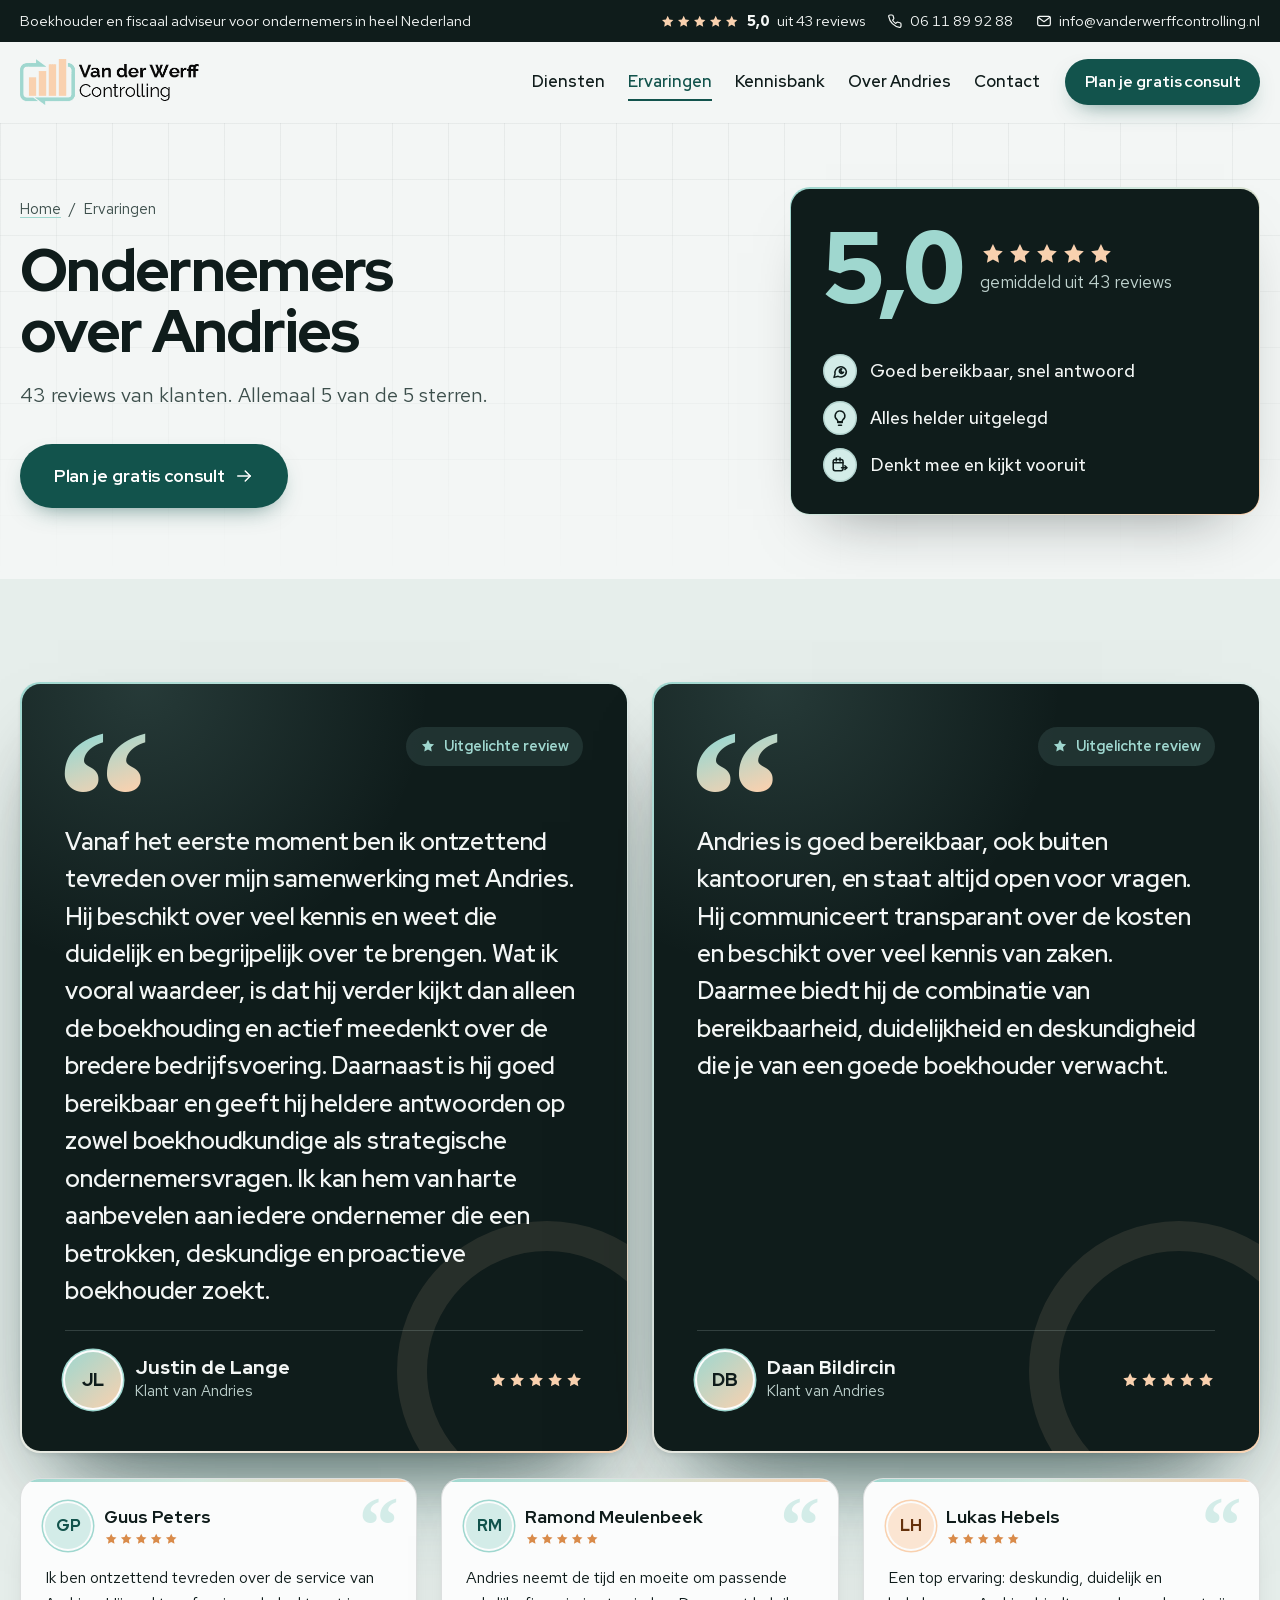
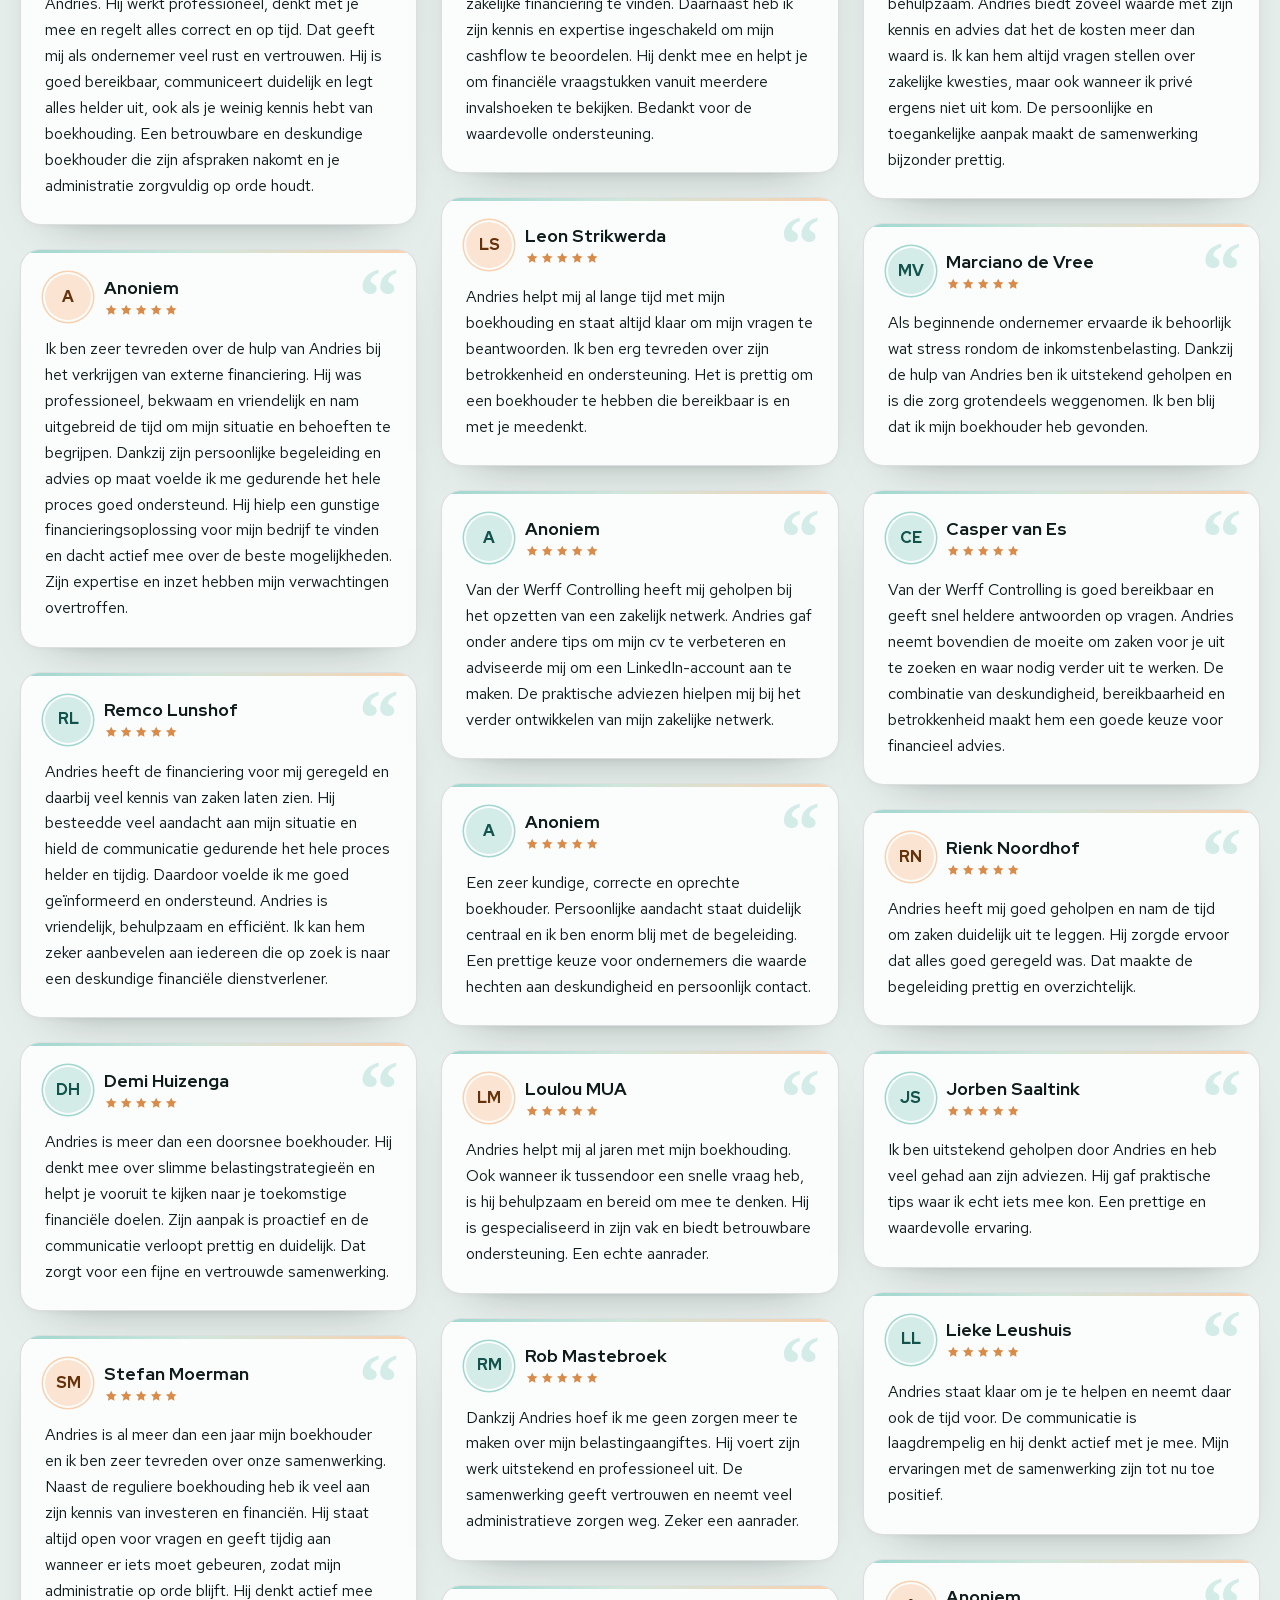
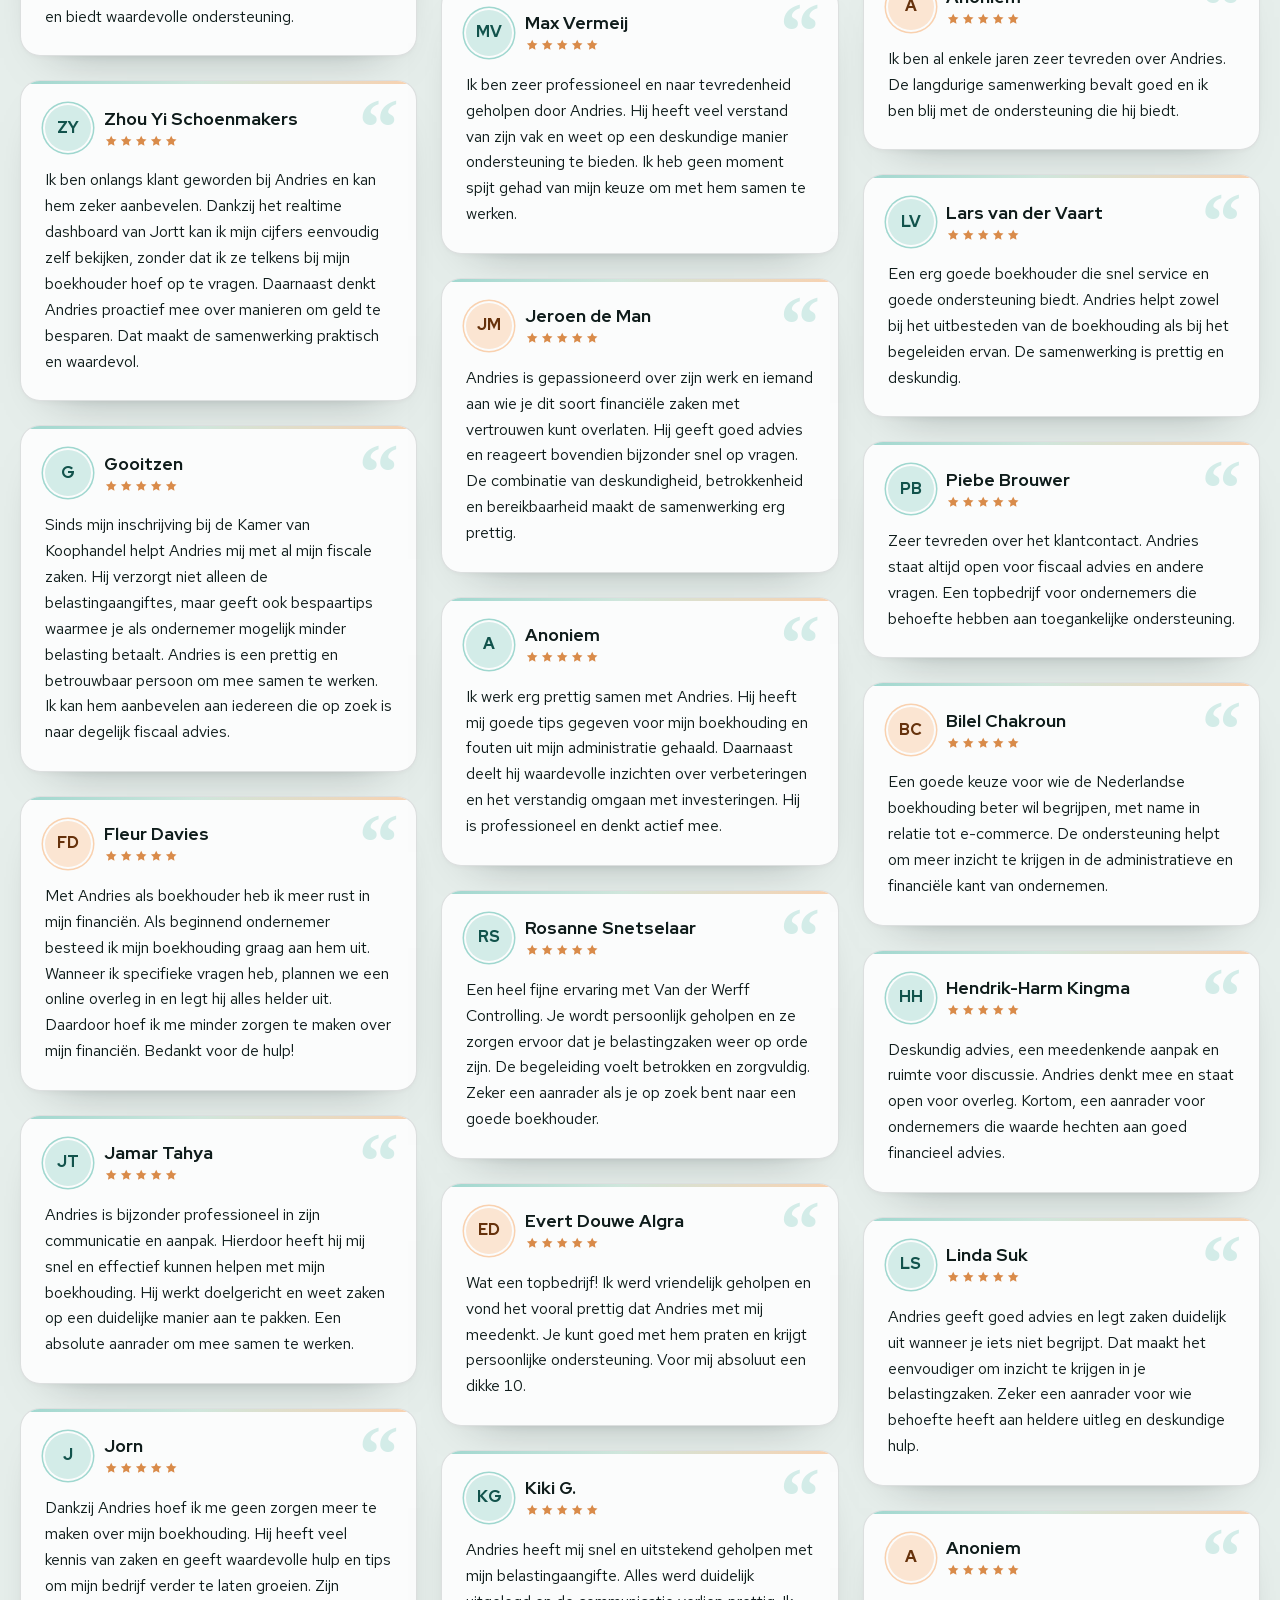
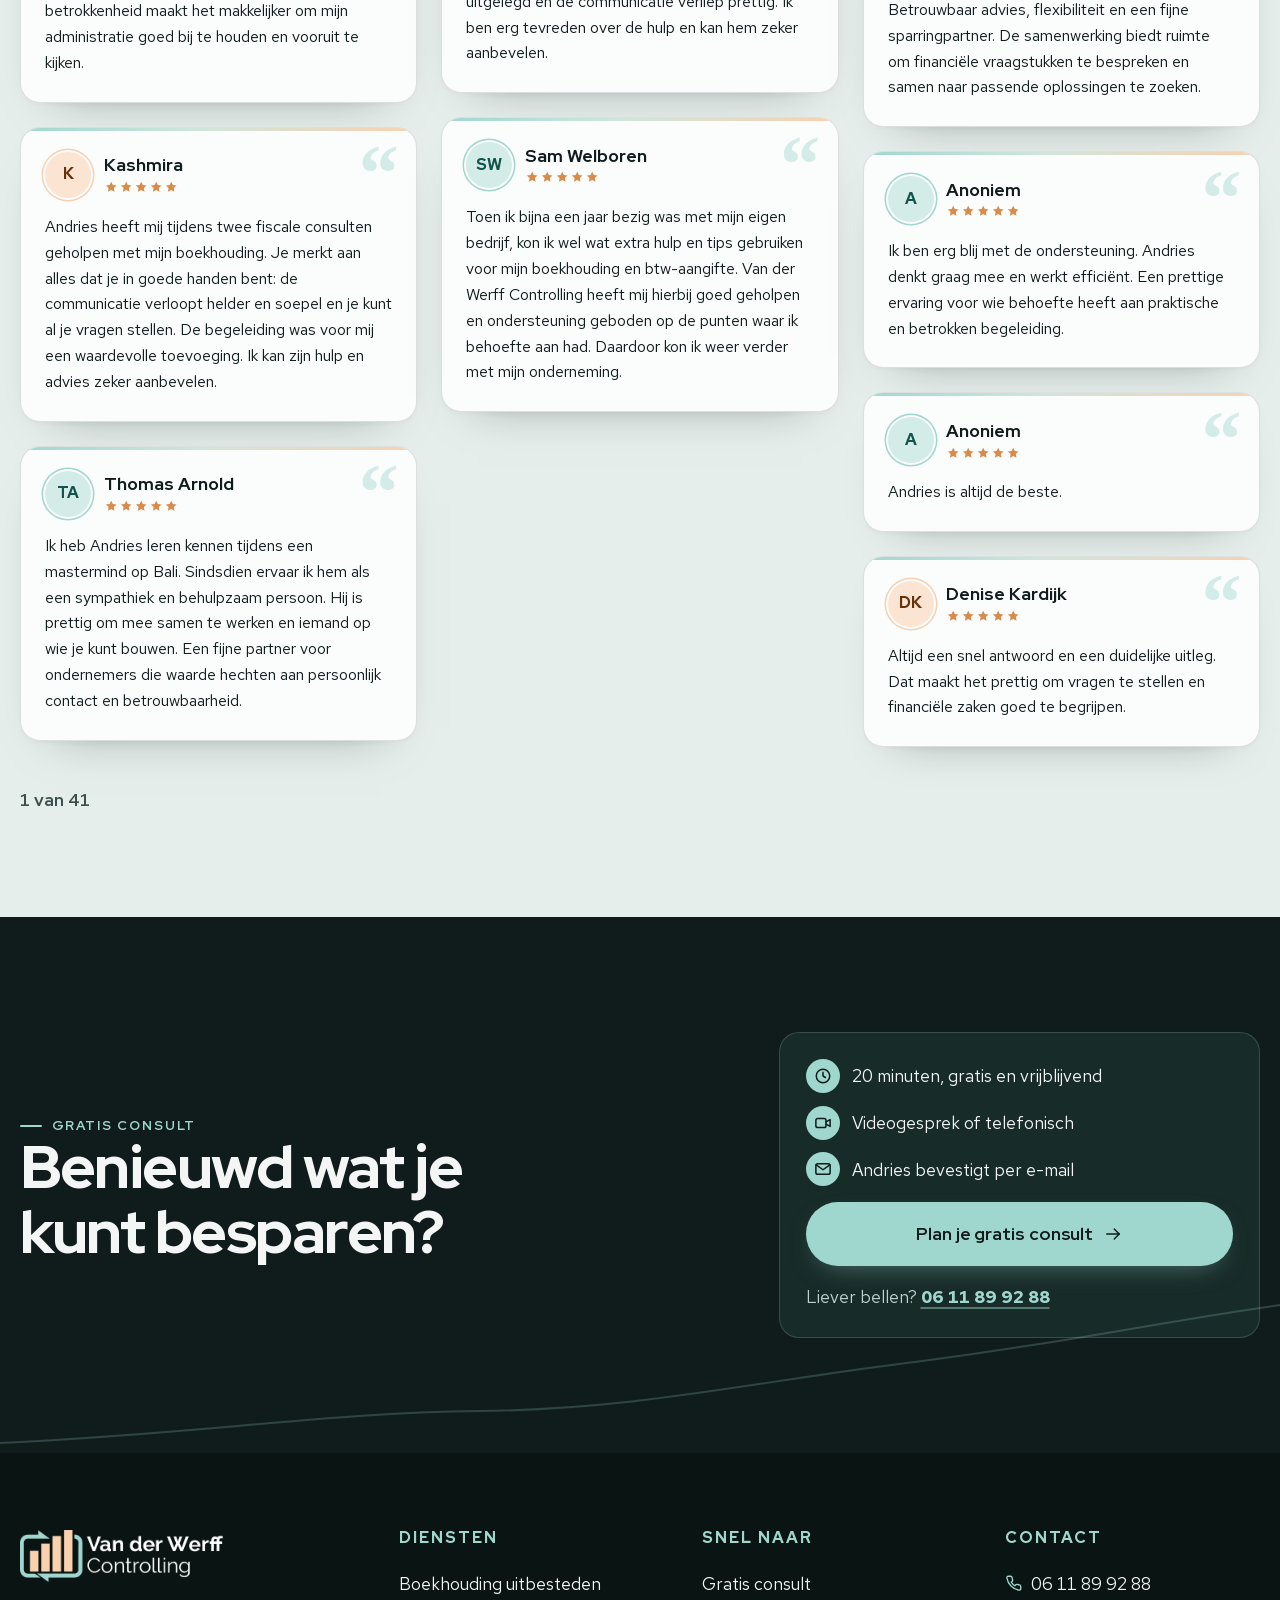
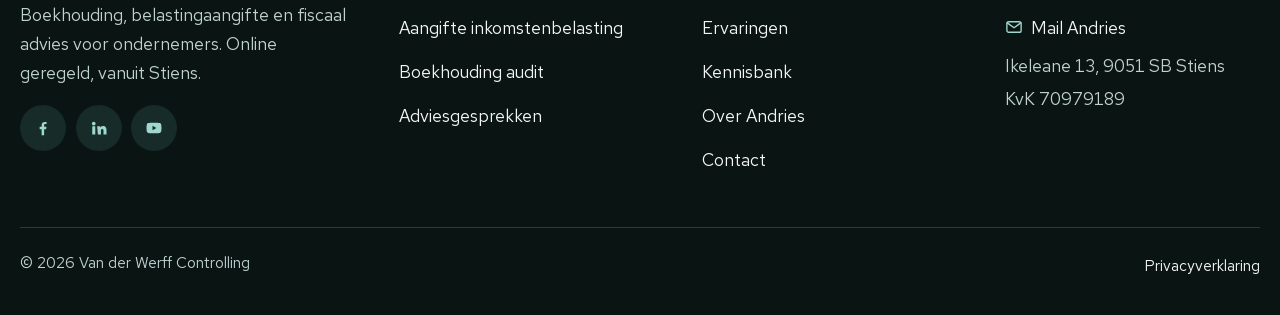
<file: ervaringen.html>
<!doctype html>
<html lang="nl">
<head>
<meta charset="utf-8">
<meta name="viewport" content="width=device-width, initial-scale=1">
<title>Ervaringen van klanten | Van der Werff Controlling</title>
<meta name="description" content="Lees wat ondernemers zeggen over Andries van der Werff: 43 reviews, allemaal 5 sterren. Over boekhouding, belastingaangifte, financiering en advies.">
<link rel="canonical" href="https://vanderwerffcontrolling.nl/ervaringen.html">
<meta property="og:type" content="website">
<meta property="og:locale" content="nl_NL">
<meta property="og:site_name" content="Van der Werff Controlling">
<meta property="og:title" content="Ervaringen van klanten | Van der Werff Controlling">
<meta property="og:description" content="Lees wat ondernemers zeggen over Andries van der Werff: 43 reviews, allemaal 5 sterren. Over boekhouding, belastingaangifte, financiering en advies.">
<meta property="og:url" content="https://vanderwerffcontrolling.nl/ervaringen.html">
<meta property="og:image" content="https://vanderwerffcontrolling.nl/assets/img/og.jpg">
<meta property="og:image:width" content="1200">
<meta property="og:image:height" content="630">
<meta name="twitter:card" content="summary_large_image">
<meta name="theme-color" content="#0f1c1b">
<link rel="icon" href="assets/img/favicon-32.png" sizes="32x32" type="image/png">
<link rel="icon" href="assets/img/favicon-192.png" sizes="192x192" type="image/png">
<link rel="apple-touch-icon" href="assets/img/apple-touch-icon.png">
<link rel="preload" href="assets/fonts/red-hat-display.woff2" as="font" type="font/woff2" crossorigin>
<link rel="preload" href="assets/fonts/red-hat-text.woff2" as="font" type="font/woff2" crossorigin>
<link rel="stylesheet" href="css/style.css?v=13">
<script type="application/ld+json">
{
 "@context": "https://schema.org",
 "@type": "BreadcrumbList",
 "itemListElement": [
  {
   "@type": "ListItem",
   "position": 1,
   "name": "Home",
   "item": "https://vanderwerffcontrolling.nl/"
  },
  {
   "@type": "ListItem",
   "position": 2,
   "name": "Ervaringen",
   "item": "https://vanderwerffcontrolling.nl/ervaringen.html"
  }
 ]
}
</script>
</head>
<body>
<a class="overslaan" href="#inhoud">Naar de inhoud</a>
<div class="topbalk">
  <div class="wrap">
    <span class="zin">Boekhouder en fiscaal adviseur voor ondernemers in heel Nederland</span>
    <div class="topbalk-rechts">
      <a class="score" href="ervaringen.html"><span class="sterren" role="img" aria-label="5 van 5 sterren"></span> <strong>5,0</strong> uit 43 reviews</a>
      <a href="tel:+31611899288"><svg class="ic" aria-hidden="true"><use href="assets/iconen.svg#i-telefoon"/></svg> 06 11 89 92 88</a>
      <a class="mail" href="mailto:info@vanderwerffcontrolling.nl"><svg class="ic" aria-hidden="true"><use href="assets/iconen.svg#i-mail"/></svg> info@vanderwerffcontrolling.nl</a>
    </div>
  </div>
</div>
<header class="balk" data-balk>
  <div class="wrap">
    <a class="logo" href="index.html" aria-label="Van der Werff Controlling, naar de homepage">
      <img src="assets/img/logo.png" alt="Van der Werff Controlling" width="350" height="90">
    </a>
    <nav class="nav" aria-label="Hoofdmenu">
      <div class="nav-links"><a href="diensten.html">Diensten</a><a href="ervaringen.html" aria-current="page">Ervaringen</a><a href="kennisbank.html">Kennisbank</a><a href="over-andries.html">Over Andries</a><a href="contact.html">Contact</a></div>
      <a class="knop knop-vol knop-klein" href="gratis-consult.html">Plan je gratis consult</a>
      <button class="menuknop" type="button" aria-expanded="false" aria-controls="mobiel-menu" data-menuknop><svg class="ic" aria-hidden="true"><use href="assets/iconen.svg#i-menu"/></svg><span class="sr-only">Menu openen</span></button>
    </nav>
  </div>
</header>
<div class="mobiel-menu" id="mobiel-menu" data-menu>
  <div class="mobiel-menu-kop">
    <img src="assets/img/logo-wit.png" alt="Van der Werff Controlling" width="500" height="128">
    <button class="sluit" type="button" data-menusluit aria-label="Menu sluiten"><svg class="ic" aria-hidden="true"><use href="assets/iconen.svg#i-sluit"/></svg></button>
  </div>
  <nav aria-label="Mobiel menu">
      <a href="index.html">Home<svg class="ic" aria-hidden="true"><use href="assets/iconen.svg#i-pijl"/></svg></a>
      <a href="diensten.html">Diensten<svg class="ic" aria-hidden="true"><use href="assets/iconen.svg#i-pijl"/></svg></a>
      <a href="ervaringen.html" aria-current="page">Ervaringen<svg class="ic" aria-hidden="true"><use href="assets/iconen.svg#i-pijl"/></svg></a>
      <a href="kennisbank.html">Kennisbank<svg class="ic" aria-hidden="true"><use href="assets/iconen.svg#i-pijl"/></svg></a>
      <a href="over-andries.html">Over Andries<svg class="ic" aria-hidden="true"><use href="assets/iconen.svg#i-pijl"/></svg></a>
      <a href="contact.html">Contact<svg class="ic" aria-hidden="true"><use href="assets/iconen.svg#i-pijl"/></svg></a>
  </nav>
  <div class="mobiel-menu-voet">
    <a class="knop knop-mint knop-groot" href="gratis-consult.html">Plan je gratis consult <svg class="ic pijl" aria-hidden="true"><use href="assets/iconen.svg#i-pijl"/></svg></a>
    <div class="contactregel">
      <a href="tel:+31611899288"><svg class="ic" aria-hidden="true"><use href="assets/iconen.svg#i-telefoon"/></svg> 06 11 89 92 88</a>
      <a href="mailto:info@vanderwerffcontrolling.nl"><svg class="ic" aria-hidden="true"><use href="assets/iconen.svg#i-mail"/></svg> Mail Andries</a>
    </div>
  </div>
</div>
<main id="inhoud">
<section class="paginakop" data-hero aria-label="Ervaringen">
  <div class="hero-raster-bg" aria-hidden="true"></div>
  <div class="wrap paginakop-raster">
    <div>
      <nav class="kruimel" aria-label="Kruimelpad" data-hero-item><a href="index.html">Home</a> / <span>Ervaringen</span></nav>
      <h1 data-hero-item>Ondernemers over Andries</h1>
      <p class="lead" data-hero-item>43 reviews van klanten. Allemaal 5 van de 5 sterren.</p>
      <div class="knoppen" data-hero-item><a class="knop knop-vol" href="gratis-consult.html">Plan je gratis consult <svg class="ic pijl" aria-hidden="true"><use href="assets/iconen.svg#i-pijl"/></svg></a></div>
    </div>
    <div class="kop-kaart" data-hero-item>
      <div class="kop-kaart-binnen">
        <div class="score-blok"><span class="score-groot cijfer" data-tel="5,0">5,0</span><div><span class="sterren" role="img" aria-label="5 van 5 sterren"></span><p class="dim">gemiddeld uit 43 reviews</p></div></div>
        <ul class="punten">
          <li><span class="icirkel"><svg class="ic" aria-hidden="true"><use href="assets/iconen.svg#i-antwoord"/></svg></span>Goed bereikbaar, snel antwoord</li>
          <li><span class="icirkel"><svg class="ic" aria-hidden="true"><use href="assets/iconen.svg#i-lamp"/></svg></span>Alles helder uitgelegd</li>
          <li><span class="icirkel"><svg class="ic" aria-hidden="true"><use href="assets/iconen.svg#i-vooruit"/></svg></span>Denkt mee en kijkt vooruit</li>
        </ul>
      </div>
    </div>
  </div>
</section>

<section class="sectie vlak-2" aria-labelledby="alle-kop">
  <div class="wrap">
    <h2 id="alle-kop" class="sr-only">Alle reviews</h2>
    <div class="reviews-raster gelijk">
      <div data-rev><figure class="review-groot" data-kantel="3">
  <div class="rg-binnen">
    <span class="kantel-glans" aria-hidden="true"></span>
    <div class="rg-kop"><span class="rg-label"><svg class="ic" aria-hidden="true"><use href="assets/iconen.svg#i-ster"/></svg> Uitgelichte review</span></div>
    <blockquote><p>Vanaf het eerste moment ben ik ontzettend tevreden over mijn samenwerking met Andries. Hij beschikt over veel kennis en weet die duidelijk en begrijpelijk over te brengen. Wat ik vooral waardeer, is dat hij verder kijkt dan alleen de boekhouding en actief meedenkt over de bredere bedrijfsvoering. Daarnaast is hij goed bereikbaar en geeft hij heldere antwoorden op zowel boekhoudkundige als strategische ondernemersvragen. Ik kan hem van harte aanbevelen aan iedere ondernemer die een betrokken, deskundige en proactieve boekhouder zoekt.</p></blockquote>
    <figcaption class="rg-wie"><span class="initiaal" aria-hidden="true">JL</span><div><b>Justin de Lange</b><span>Klant van Andries</span></div><span class="sterren" role="img" aria-label="5 van 5 sterren"></span></figcaption>
  </div>
</figure></div>
      <div data-rev><figure class="review-groot" data-kantel="3">
  <div class="rg-binnen">
    <span class="kantel-glans" aria-hidden="true"></span>
    <div class="rg-kop"><span class="rg-label"><svg class="ic" aria-hidden="true"><use href="assets/iconen.svg#i-ster"/></svg> Uitgelichte review</span></div>
    <blockquote><p>Andries is goed bereikbaar, ook buiten kantooruren, en staat altijd open voor vragen. Hij communiceert transparant over de kosten en beschikt over veel kennis van zaken. Daarmee biedt hij de combinatie van bereikbaarheid, duidelijkheid en deskundigheid die je van een goede boekhouder verwacht.</p></blockquote>
    <figcaption class="rg-wie"><span class="initiaal" aria-hidden="true">DB</span><div><b>Daan Bildircin</b><span>Klant van Andries</span></div><span class="sterren" role="img" aria-label="5 van 5 sterren"></span></figcaption>
  </div>
</figure></div>
    </div>
    <div class="alle-reviews" data-rev data-carrousel="alle" aria-roledescription="carrousel" aria-label="Alle reviews">
      <article class="review">
  <div class="wie"><span class="initiaal" aria-hidden="true">GP</span><div><b>Guus Peters</b><span class="sterren" role="img" aria-label="5 van 5 sterren"></span></div></div>
  <p>Ik ben ontzettend tevreden over de service van Andries. Hij werkt professioneel, denkt met je mee en regelt alles correct en op tijd. Dat geeft mij als ondernemer veel rust en vertrouwen. Hij is goed bereikbaar, communiceert duidelijk en legt alles helder uit, ook als je weinig kennis hebt van boekhouding. Een betrouwbare en deskundige boekhouder die zijn afspraken nakomt en je administratie zorgvuldig op orde houdt.</p>
</article>
<article class="review">
  <div class="wie"><span class="initiaal" aria-hidden="true">A</span><div><b>Anoniem</b><span class="sterren" role="img" aria-label="5 van 5 sterren"></span></div></div>
  <p>Ik ben zeer tevreden over de hulp van Andries bij het verkrijgen van externe financiering. Hij was professioneel, bekwaam en vriendelijk en nam uitgebreid de tijd om mijn situatie en behoeften te begrijpen. Dankzij zijn persoonlijke begeleiding en advies op maat voelde ik me gedurende het hele proces goed ondersteund. Hij hielp een gunstige financieringsoplossing voor mijn bedrijf te vinden en dacht actief mee over de beste mogelijkheden. Zijn expertise en inzet hebben mijn verwachtingen overtroffen.</p>
</article>
<article class="review">
  <div class="wie"><span class="initiaal" aria-hidden="true">RL</span><div><b>Remco Lunshof</b><span class="sterren" role="img" aria-label="5 van 5 sterren"></span></div></div>
  <p>Andries heeft de financiering voor mij geregeld en daarbij veel kennis van zaken laten zien. Hij besteedde veel aandacht aan mijn situatie en hield de communicatie gedurende het hele proces helder en tijdig. Daardoor voelde ik me goed geïnformeerd en ondersteund. Andries is vriendelijk, behulpzaam en efficiënt. Ik kan hem zeker aanbevelen aan iedereen die op zoek is naar een deskundige financiële dienstverlener.</p>
</article>
<article class="review">
  <div class="wie"><span class="initiaal" aria-hidden="true">DH</span><div><b>Demi Huizenga</b><span class="sterren" role="img" aria-label="5 van 5 sterren"></span></div></div>
  <p>Andries is meer dan een doorsnee boekhouder. Hij denkt mee over slimme belastingstrategieën en helpt je vooruit te kijken naar je toekomstige financiële doelen. Zijn aanpak is proactief en de communicatie verloopt prettig en duidelijk. Dat zorgt voor een fijne en vertrouwde samenwerking.</p>
</article>
<article class="review">
  <div class="wie"><span class="initiaal" aria-hidden="true">SM</span><div><b>Stefan Moerman</b><span class="sterren" role="img" aria-label="5 van 5 sterren"></span></div></div>
  <p>Andries is al meer dan een jaar mijn boekhouder en ik ben zeer tevreden over onze samenwerking. Naast de reguliere boekhouding heb ik veel aan zijn kennis van investeren en financiën. Hij staat altijd open voor vragen en geeft tijdig aan wanneer er iets moet gebeuren, zodat mijn administratie op orde blijft. Hij denkt actief mee en biedt waardevolle ondersteuning.</p>
</article>
<article class="review">
  <div class="wie"><span class="initiaal" aria-hidden="true">ZY</span><div><b>Zhou Yi Schoenmakers</b><span class="sterren" role="img" aria-label="5 van 5 sterren"></span></div></div>
  <p>Ik ben onlangs klant geworden bij Andries en kan hem zeker aanbevelen. Dankzij het realtime dashboard van Jortt kan ik mijn cijfers eenvoudig zelf bekijken, zonder dat ik ze telkens bij mijn boekhouder hoef op te vragen. Daarnaast denkt Andries proactief mee over manieren om geld te besparen. Dat maakt de samenwerking praktisch en waardevol.</p>
</article>
<article class="review">
  <div class="wie"><span class="initiaal" aria-hidden="true">G</span><div><b>Gooitzen</b><span class="sterren" role="img" aria-label="5 van 5 sterren"></span></div></div>
  <p>Sinds mijn inschrijving bij de Kamer van Koophandel helpt Andries mij met al mijn fiscale zaken. Hij verzorgt niet alleen de belastingaangiftes, maar geeft ook bespaartips waarmee je als ondernemer mogelijk minder belasting betaalt. Andries is een prettig en betrouwbaar persoon om mee samen te werken. Ik kan hem aanbevelen aan iedereen die op zoek is naar degelijk fiscaal advies.</p>
</article>
<article class="review">
  <div class="wie"><span class="initiaal" aria-hidden="true">FD</span><div><b>Fleur Davies</b><span class="sterren" role="img" aria-label="5 van 5 sterren"></span></div></div>
  <p>Met Andries als boekhouder heb ik meer rust in mijn financiën. Als beginnend ondernemer besteed ik mijn boekhouding graag aan hem uit. Wanneer ik specifieke vragen heb, plannen we een online overleg in en legt hij alles helder uit. Daardoor hoef ik me minder zorgen te maken over mijn financiën. Bedankt voor de hulp!</p>
</article>
<article class="review">
  <div class="wie"><span class="initiaal" aria-hidden="true">JT</span><div><b>Jamar Tahya</b><span class="sterren" role="img" aria-label="5 van 5 sterren"></span></div></div>
  <p>Andries is bijzonder professioneel in zijn communicatie en aanpak. Hierdoor heeft hij mij snel en effectief kunnen helpen met mijn boekhouding. Hij werkt doelgericht en weet zaken op een duidelijke manier aan te pakken. Een absolute aanrader om mee samen te werken.</p>
</article>
<article class="review">
  <div class="wie"><span class="initiaal" aria-hidden="true">J</span><div><b>Jorn</b><span class="sterren" role="img" aria-label="5 van 5 sterren"></span></div></div>
  <p>Dankzij Andries hoef ik me geen zorgen meer te maken over mijn boekhouding. Hij heeft veel kennis van zaken en geeft waardevolle hulp en tips om mijn bedrijf verder te laten groeien. Zijn betrokkenheid maakt het makkelijker om mijn administratie goed bij te houden en vooruit te kijken.</p>
</article>
<article class="review">
  <div class="wie"><span class="initiaal" aria-hidden="true">K</span><div><b>Kashmira</b><span class="sterren" role="img" aria-label="5 van 5 sterren"></span></div></div>
  <p>Andries heeft mij tijdens twee fiscale consulten geholpen met mijn boekhouding. Je merkt aan alles dat je in goede handen bent: de communicatie verloopt helder en soepel en je kunt al je vragen stellen. De begeleiding was voor mij een waardevolle toevoeging. Ik kan zijn hulp en advies zeker aanbevelen.</p>
</article>
<article class="review">
  <div class="wie"><span class="initiaal" aria-hidden="true">TA</span><div><b>Thomas Arnold</b><span class="sterren" role="img" aria-label="5 van 5 sterren"></span></div></div>
  <p>Ik heb Andries leren kennen tijdens een mastermind op Bali. Sindsdien ervaar ik hem als een sympathiek en behulpzaam persoon. Hij is prettig om mee samen te werken en iemand op wie je kunt bouwen. Een fijne partner voor ondernemers die waarde hechten aan persoonlijk contact en betrouwbaarheid.</p>
</article>
<article class="review">
  <div class="wie"><span class="initiaal" aria-hidden="true">RM</span><div><b>Ramond Meulenbeek</b><span class="sterren" role="img" aria-label="5 van 5 sterren"></span></div></div>
  <p>Andries neemt de tijd en moeite om passende zakelijke financiering te vinden. Daarnaast heb ik zijn kennis en expertise ingeschakeld om mijn cashflow te beoordelen. Hij denkt mee en helpt je om financiële vraagstukken vanuit meerdere invalshoeken te bekijken. Bedankt voor de waardevolle ondersteuning.</p>
</article>
<article class="review">
  <div class="wie"><span class="initiaal" aria-hidden="true">LS</span><div><b>Leon Strikwerda</b><span class="sterren" role="img" aria-label="5 van 5 sterren"></span></div></div>
  <p>Andries helpt mij al lange tijd met mijn boekhouding en staat altijd klaar om mijn vragen te beantwoorden. Ik ben erg tevreden over zijn betrokkenheid en ondersteuning. Het is prettig om een boekhouder te hebben die bereikbaar is en met je meedenkt.</p>
</article>
<article class="review">
  <div class="wie"><span class="initiaal" aria-hidden="true">A</span><div><b>Anoniem</b><span class="sterren" role="img" aria-label="5 van 5 sterren"></span></div></div>
  <p>Van der Werff Controlling heeft mij geholpen bij het opzetten van een zakelijk netwerk. Andries gaf onder andere tips om mijn cv te verbeteren en adviseerde mij om een LinkedIn-account aan te maken. De praktische adviezen hielpen mij bij het verder ontwikkelen van mijn zakelijke netwerk.</p>
</article>
<article class="review">
  <div class="wie"><span class="initiaal" aria-hidden="true">A</span><div><b>Anoniem</b><span class="sterren" role="img" aria-label="5 van 5 sterren"></span></div></div>
  <p>Een zeer kundige, correcte en oprechte boekhouder. Persoonlijke aandacht staat duidelijk centraal en ik ben enorm blij met de begeleiding. Een prettige keuze voor ondernemers die waarde hechten aan deskundigheid en persoonlijk contact.</p>
</article>
<article class="review">
  <div class="wie"><span class="initiaal" aria-hidden="true">LM</span><div><b>Loulou MUA</b><span class="sterren" role="img" aria-label="5 van 5 sterren"></span></div></div>
  <p>Andries helpt mij al jaren met mijn boekhouding. Ook wanneer ik tussendoor een snelle vraag heb, is hij behulpzaam en bereid om mee te denken. Hij is gespecialiseerd in zijn vak en biedt betrouwbare ondersteuning. Een echte aanrader.</p>
</article>
<article class="review">
  <div class="wie"><span class="initiaal" aria-hidden="true">RM</span><div><b>Rob Mastebroek</b><span class="sterren" role="img" aria-label="5 van 5 sterren"></span></div></div>
  <p>Dankzij Andries hoef ik me geen zorgen meer te maken over mijn belastingaangiftes. Hij voert zijn werk uitstekend en professioneel uit. De samenwerking geeft vertrouwen en neemt veel administratieve zorgen weg. Zeker een aanrader.</p>
</article>
<article class="review">
  <div class="wie"><span class="initiaal" aria-hidden="true">MV</span><div><b>Max Vermeij</b><span class="sterren" role="img" aria-label="5 van 5 sterren"></span></div></div>
  <p>Ik ben zeer professioneel en naar tevredenheid geholpen door Andries. Hij heeft veel verstand van zijn vak en weet op een deskundige manier ondersteuning te bieden. Ik heb geen moment spijt gehad van mijn keuze om met hem samen te werken.</p>
</article>
<article class="review">
  <div class="wie"><span class="initiaal" aria-hidden="true">JM</span><div><b>Jeroen de Man</b><span class="sterren" role="img" aria-label="5 van 5 sterren"></span></div></div>
  <p>Andries is gepassioneerd over zijn werk en iemand aan wie je dit soort financiële zaken met vertrouwen kunt overlaten. Hij geeft goed advies en reageert bovendien bijzonder snel op vragen. De combinatie van deskundigheid, betrokkenheid en bereikbaarheid maakt de samenwerking erg prettig.</p>
</article>
<article class="review">
  <div class="wie"><span class="initiaal" aria-hidden="true">A</span><div><b>Anoniem</b><span class="sterren" role="img" aria-label="5 van 5 sterren"></span></div></div>
  <p>Ik werk erg prettig samen met Andries. Hij heeft mij goede tips gegeven voor mijn boekhouding en fouten uit mijn administratie gehaald. Daarnaast deelt hij waardevolle inzichten over verbeteringen en het verstandig omgaan met investeringen. Hij is professioneel en denkt actief mee.</p>
</article>
<article class="review">
  <div class="wie"><span class="initiaal" aria-hidden="true">RS</span><div><b>Rosanne Snetselaar</b><span class="sterren" role="img" aria-label="5 van 5 sterren"></span></div></div>
  <p>Een heel fijne ervaring met Van der Werff Controlling. Je wordt persoonlijk geholpen en ze zorgen ervoor dat je belastingzaken weer op orde zijn. De begeleiding voelt betrokken en zorgvuldig. Zeker een aanrader als je op zoek bent naar een goede boekhouder.</p>
</article>
<article class="review">
  <div class="wie"><span class="initiaal" aria-hidden="true">ED</span><div><b>Evert Douwe Algra</b><span class="sterren" role="img" aria-label="5 van 5 sterren"></span></div></div>
  <p>Wat een topbedrijf! Ik werd vriendelijk geholpen en vond het vooral prettig dat Andries met mij meedenkt. Je kunt goed met hem praten en krijgt persoonlijke ondersteuning. Voor mij absoluut een dikke 10.</p>
</article>
<article class="review">
  <div class="wie"><span class="initiaal" aria-hidden="true">KG</span><div><b>Kiki G.</b><span class="sterren" role="img" aria-label="5 van 5 sterren"></span></div></div>
  <p>Andries heeft mij snel en uitstekend geholpen met mijn belastingaangifte. Alles werd duidelijk uitgelegd en de communicatie verliep prettig. Ik ben erg tevreden over de hulp en kan hem zeker aanbevelen.</p>
</article>
<article class="review">
  <div class="wie"><span class="initiaal" aria-hidden="true">SW</span><div><b>Sam Welboren</b><span class="sterren" role="img" aria-label="5 van 5 sterren"></span></div></div>
  <p>Toen ik bijna een jaar bezig was met mijn eigen bedrijf, kon ik wel wat extra hulp en tips gebruiken voor mijn boekhouding en btw-aangifte. Van der Werff Controlling heeft mij hierbij goed geholpen en ondersteuning geboden op de punten waar ik behoefte aan had. Daardoor kon ik weer verder met mijn onderneming.</p>
</article>
<article class="review">
  <div class="wie"><span class="initiaal" aria-hidden="true">LH</span><div><b>Lukas Hebels</b><span class="sterren" role="img" aria-label="5 van 5 sterren"></span></div></div>
  <p>Een top ervaring: deskundig, duidelijk en behulpzaam. Andries biedt zoveel waarde met zijn kennis en advies dat het de kosten meer dan waard is. Ik kan hem altijd vragen stellen over zakelijke kwesties, maar ook wanneer ik privé ergens niet uit kom. De persoonlijke en toegankelijke aanpak maakt de samenwerking bijzonder prettig.</p>
</article>
<article class="review">
  <div class="wie"><span class="initiaal" aria-hidden="true">MV</span><div><b>Marciano de Vree</b><span class="sterren" role="img" aria-label="5 van 5 sterren"></span></div></div>
  <p>Als beginnende ondernemer ervaarde ik behoorlijk wat stress rondom de inkomstenbelasting. Dankzij de hulp van Andries ben ik uitstekend geholpen en is die zorg grotendeels weggenomen. Ik ben blij dat ik mijn boekhouder heb gevonden.</p>
</article>
<article class="review">
  <div class="wie"><span class="initiaal" aria-hidden="true">CE</span><div><b>Casper van Es</b><span class="sterren" role="img" aria-label="5 van 5 sterren"></span></div></div>
  <p>Van der Werff Controlling is goed bereikbaar en geeft snel heldere antwoorden op vragen. Andries neemt bovendien de moeite om zaken voor je uit te zoeken en waar nodig verder uit te werken. De combinatie van deskundigheid, bereikbaarheid en betrokkenheid maakt hem een goede keuze voor financieel advies.</p>
</article>
<article class="review">
  <div class="wie"><span class="initiaal" aria-hidden="true">RN</span><div><b>Rienk Noordhof</b><span class="sterren" role="img" aria-label="5 van 5 sterren"></span></div></div>
  <p>Andries heeft mij goed geholpen en nam de tijd om zaken duidelijk uit te leggen. Hij zorgde ervoor dat alles goed geregeld was. Dat maakte de begeleiding prettig en overzichtelijk.</p>
</article>
<article class="review">
  <div class="wie"><span class="initiaal" aria-hidden="true">JS</span><div><b>Jorben Saaltink</b><span class="sterren" role="img" aria-label="5 van 5 sterren"></span></div></div>
  <p>Ik ben uitstekend geholpen door Andries en heb veel gehad aan zijn adviezen. Hij gaf praktische tips waar ik echt iets mee kon. Een prettige en waardevolle ervaring.</p>
</article>
<article class="review">
  <div class="wie"><span class="initiaal" aria-hidden="true">LL</span><div><b>Lieke Leushuis</b><span class="sterren" role="img" aria-label="5 van 5 sterren"></span></div></div>
  <p>Andries staat klaar om je te helpen en neemt daar ook de tijd voor. De communicatie is laagdrempelig en hij denkt actief met je mee. Mijn ervaringen met de samenwerking zijn tot nu toe positief.</p>
</article>
<article class="review">
  <div class="wie"><span class="initiaal" aria-hidden="true">A</span><div><b>Anoniem</b><span class="sterren" role="img" aria-label="5 van 5 sterren"></span></div></div>
  <p>Ik ben al enkele jaren zeer tevreden over Andries. De langdurige samenwerking bevalt goed en ik ben blij met de ondersteuning die hij biedt.</p>
</article>
<article class="review">
  <div class="wie"><span class="initiaal" aria-hidden="true">LV</span><div><b>Lars van der Vaart</b><span class="sterren" role="img" aria-label="5 van 5 sterren"></span></div></div>
  <p>Een erg goede boekhouder die snel service en goede ondersteuning biedt. Andries helpt zowel bij het uitbesteden van de boekhouding als bij het begeleiden ervan. De samenwerking is prettig en deskundig.</p>
</article>
<article class="review">
  <div class="wie"><span class="initiaal" aria-hidden="true">PB</span><div><b>Piebe Brouwer</b><span class="sterren" role="img" aria-label="5 van 5 sterren"></span></div></div>
  <p>Zeer tevreden over het klantcontact. Andries staat altijd open voor fiscaal advies en andere vragen. Een topbedrijf voor ondernemers die behoefte hebben aan toegankelijke ondersteuning.</p>
</article>
<article class="review">
  <div class="wie"><span class="initiaal" aria-hidden="true">BC</span><div><b>Bilel Chakroun</b><span class="sterren" role="img" aria-label="5 van 5 sterren"></span></div></div>
  <p>Een goede keuze voor wie de Nederlandse boekhouding beter wil begrijpen, met name in relatie tot e-commerce. De ondersteuning helpt om meer inzicht te krijgen in de administratieve en financiële kant van ondernemen.</p>
</article>
<article class="review">
  <div class="wie"><span class="initiaal" aria-hidden="true">HH</span><div><b>Hendrik-Harm Kingma</b><span class="sterren" role="img" aria-label="5 van 5 sterren"></span></div></div>
  <p>Deskundig advies, een meedenkende aanpak en ruimte voor discussie. Andries denkt mee en staat open voor overleg. Kortom, een aanrader voor ondernemers die waarde hechten aan goed financieel advies.</p>
</article>
<article class="review">
  <div class="wie"><span class="initiaal" aria-hidden="true">LS</span><div><b>Linda Suk</b><span class="sterren" role="img" aria-label="5 van 5 sterren"></span></div></div>
  <p>Andries geeft goed advies en legt zaken duidelijk uit wanneer je iets niet begrijpt. Dat maakt het eenvoudiger om inzicht te krijgen in je belastingzaken. Zeker een aanrader voor wie behoefte heeft aan heldere uitleg en deskundige hulp.</p>
</article>
<article class="review">
  <div class="wie"><span class="initiaal" aria-hidden="true">A</span><div><b>Anoniem</b><span class="sterren" role="img" aria-label="5 van 5 sterren"></span></div></div>
  <p>Betrouwbaar advies, flexibiliteit en een fijne sparringpartner. De samenwerking biedt ruimte om financiële vraagstukken te bespreken en samen naar passende oplossingen te zoeken.</p>
</article>
<article class="review">
  <div class="wie"><span class="initiaal" aria-hidden="true">A</span><div><b>Anoniem</b><span class="sterren" role="img" aria-label="5 van 5 sterren"></span></div></div>
  <p>Ik ben erg blij met de ondersteuning. Andries denkt graag mee en werkt efficiënt. Een prettige ervaring voor wie behoefte heeft aan praktische en betrokken begeleiding.</p>
</article>
<article class="review">
  <div class="wie"><span class="initiaal" aria-hidden="true">A</span><div><b>Anoniem</b><span class="sterren" role="img" aria-label="5 van 5 sterren"></span></div></div>
  <p>Andries is altijd de beste.</p>
</article>
<article class="review">
  <div class="wie"><span class="initiaal" aria-hidden="true">DK</span><div><b>Denise Kardijk</b><span class="sterren" role="img" aria-label="5 van 5 sterren"></span></div></div>
  <p>Altijd een snel antwoord en een duidelijke uitleg. Dat maakt het prettig om vragen te stellen en financiële zaken goed te begrijpen.</p>
</article>
    </div>
    <div class="reviews-voet">
      <div class="carrousel-knoppen" data-carrousel-knoppen="alle">
        <button type="button" data-vorige aria-label="Vorige review"><svg class="ic" aria-hidden="true"><use href="assets/iconen.svg#i-pijl-links"/></svg></button>
        <button type="button" data-volgende aria-label="Volgende review"><svg class="ic" aria-hidden="true"><use href="assets/iconen.svg#i-pijl"/></svg></button>
      </div>
      <span class="teller-tekst" data-teller="alle" aria-live="polite"></span>
    </div>
  </div>
</section>

<section class="slot donker" aria-labelledby="slot-kop">
  <svg class="slot-lijn" viewBox="0 0 1200 160" preserveAspectRatio="none" aria-hidden="true"><path d="M0 150 C 200 140, 300 120, 450 118 S 700 90, 850 70 S 1080 30, 1200 12" fill="none" stroke="currentColor" stroke-width="2" vector-effect="non-scaling-stroke"/></svg>
  <div class="wrap slot-raster">
    <div data-rev>
      <p class="eyebrow">Gratis consult</p>
      <h2 id="slot-kop">Benieuwd wat je kunt besparen?</h2>
    </div>
    <div class="slot-kaart" data-rev>
      <ul class="punten">
        <li><span class="icirkel"><svg class="ic" aria-hidden="true"><use href="assets/iconen.svg#i-klok"/></svg></span>20 minuten, gratis en vrijblijvend</li>
        <li><span class="icirkel"><svg class="ic" aria-hidden="true"><use href="assets/iconen.svg#i-video"/></svg></span>Videogesprek of telefonisch</li>
        <li><span class="icirkel"><svg class="ic" aria-hidden="true"><use href="assets/iconen.svg#i-mail"/></svg></span>Andries bevestigt per e-mail</li>
      </ul>
      <a class="knop knop-vol knop-groot" href="gratis-consult.html">Plan je gratis consult <svg class="ic pijl" aria-hidden="true"><use href="assets/iconen.svg#i-pijl"/></svg></a>
      <p class="dim">Liever bellen? <a class="tekstlink" href="tel:+31611899288">06 11 89 92 88</a></p>
    </div>
  </div>
</section>
</main>
<footer class="voet">
  <div class="wrap">
    <div class="voet-raster">
      <div class="voet-merk">
        <img class="logo-wit" src="assets/img/logo-wit.png" alt="Van der Werff Controlling" width="500" height="128" loading="lazy">
        <p>Boekhouding, belastingaangifte en fiscaal advies voor ondernemers. Online geregeld, vanuit Stiens.</p>
        <div class="socials">
          <a href="https://www.facebook.com/vanderwerffcontrolling" rel="noopener" target="_blank" aria-label="Facebook"><svg class="ic" aria-hidden="true"><use href="assets/iconen.svg#i-facebook"/></svg></a>
          <a href="https://www.linkedin.com/company/van-der-werff-controlling/" rel="noopener" target="_blank" aria-label="LinkedIn"><svg class="ic" aria-hidden="true"><use href="assets/iconen.svg#i-linkedin"/></svg></a>
          <a href="https://www.youtube.com/channel/UCAKu2BlNx5EaFNyX-4FA57A" rel="noopener" target="_blank" aria-label="YouTube"><svg class="ic" aria-hidden="true"><use href="assets/iconen.svg#i-youtube"/></svg></a>
        </div>
      </div>
      <div>
        <h2>Diensten</h2>
        <ul>
          <li><a href="boekhouding-uitbesteden.html">Boekhouding uitbesteden</a></li>
          <li><a href="aangifte-inkomstenbelasting.html">Aangifte inkomstenbelasting</a></li>
          <li><a href="diensten.html#audit">Boekhouding audit</a></li>
          <li><a href="diensten.html#advies">Adviesgesprekken</a></li>
        </ul>
      </div>
      <div>
        <h2>Snel naar</h2>
        <ul>
          <li><a href="gratis-consult.html">Gratis consult</a></li>
          <li><a href="ervaringen.html">Ervaringen</a></li>
          <li><a href="kennisbank.html">Kennisbank</a></li>
          <li><a href="over-andries.html">Over Andries</a></li>
          <li><a href="contact.html">Contact</a></li>
        </ul>
      </div>
      <div>
        <h2>Contact</h2>
        <ul>
          <li><a href="tel:+31611899288"><svg class="ic" aria-hidden="true"><use href="assets/iconen.svg#i-telefoon"/></svg> 06 11 89 92 88</a></li>
          <li><a href="mailto:info@vanderwerffcontrolling.nl"><svg class="ic" aria-hidden="true"><use href="assets/iconen.svg#i-mail"/></svg> Mail Andries</a></li>
          <li>Ikeleane 13, 9051 SB Stiens</li>
          <li>KvK 70979189</li>
        </ul>
      </div>
    </div>
    <div class="voet-onder">
      <span>&copy; <span data-jaar>2026</span> Van der Werff Controlling</span>
      <span><a href="privacy.html">Privacyverklaring</a></span>
    </div>
  </div>
</footer>
<div class="actiebalk" data-mobielcta>
  <a class="bel" href="tel:+31611899288" aria-label="Bel Andries"><svg class="ic" aria-hidden="true"><use href="assets/iconen.svg#i-telefoon"/></svg></a>
  <a class="hoofd" href="gratis-consult.html">Plan je gratis consult</a>
</div>
<script src="js/main.js" defer></script>
</body>
</html>
</file>
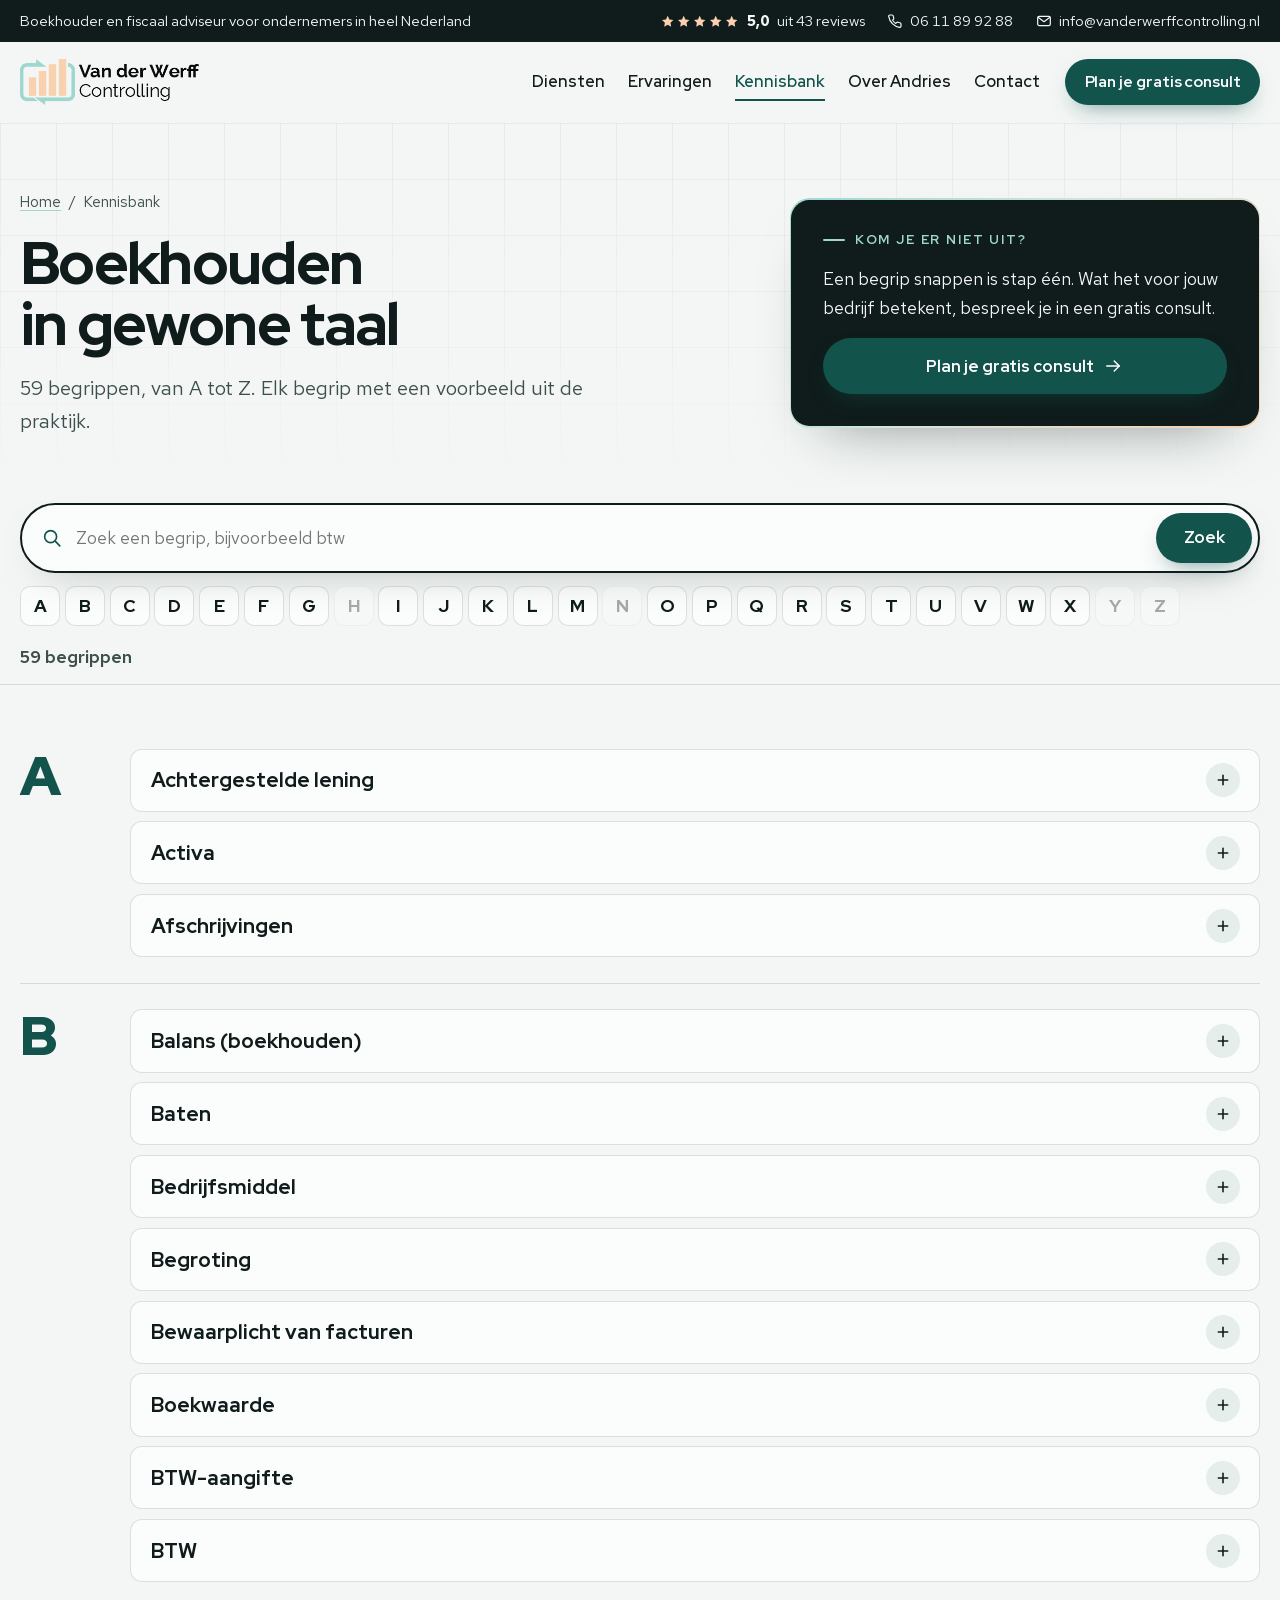
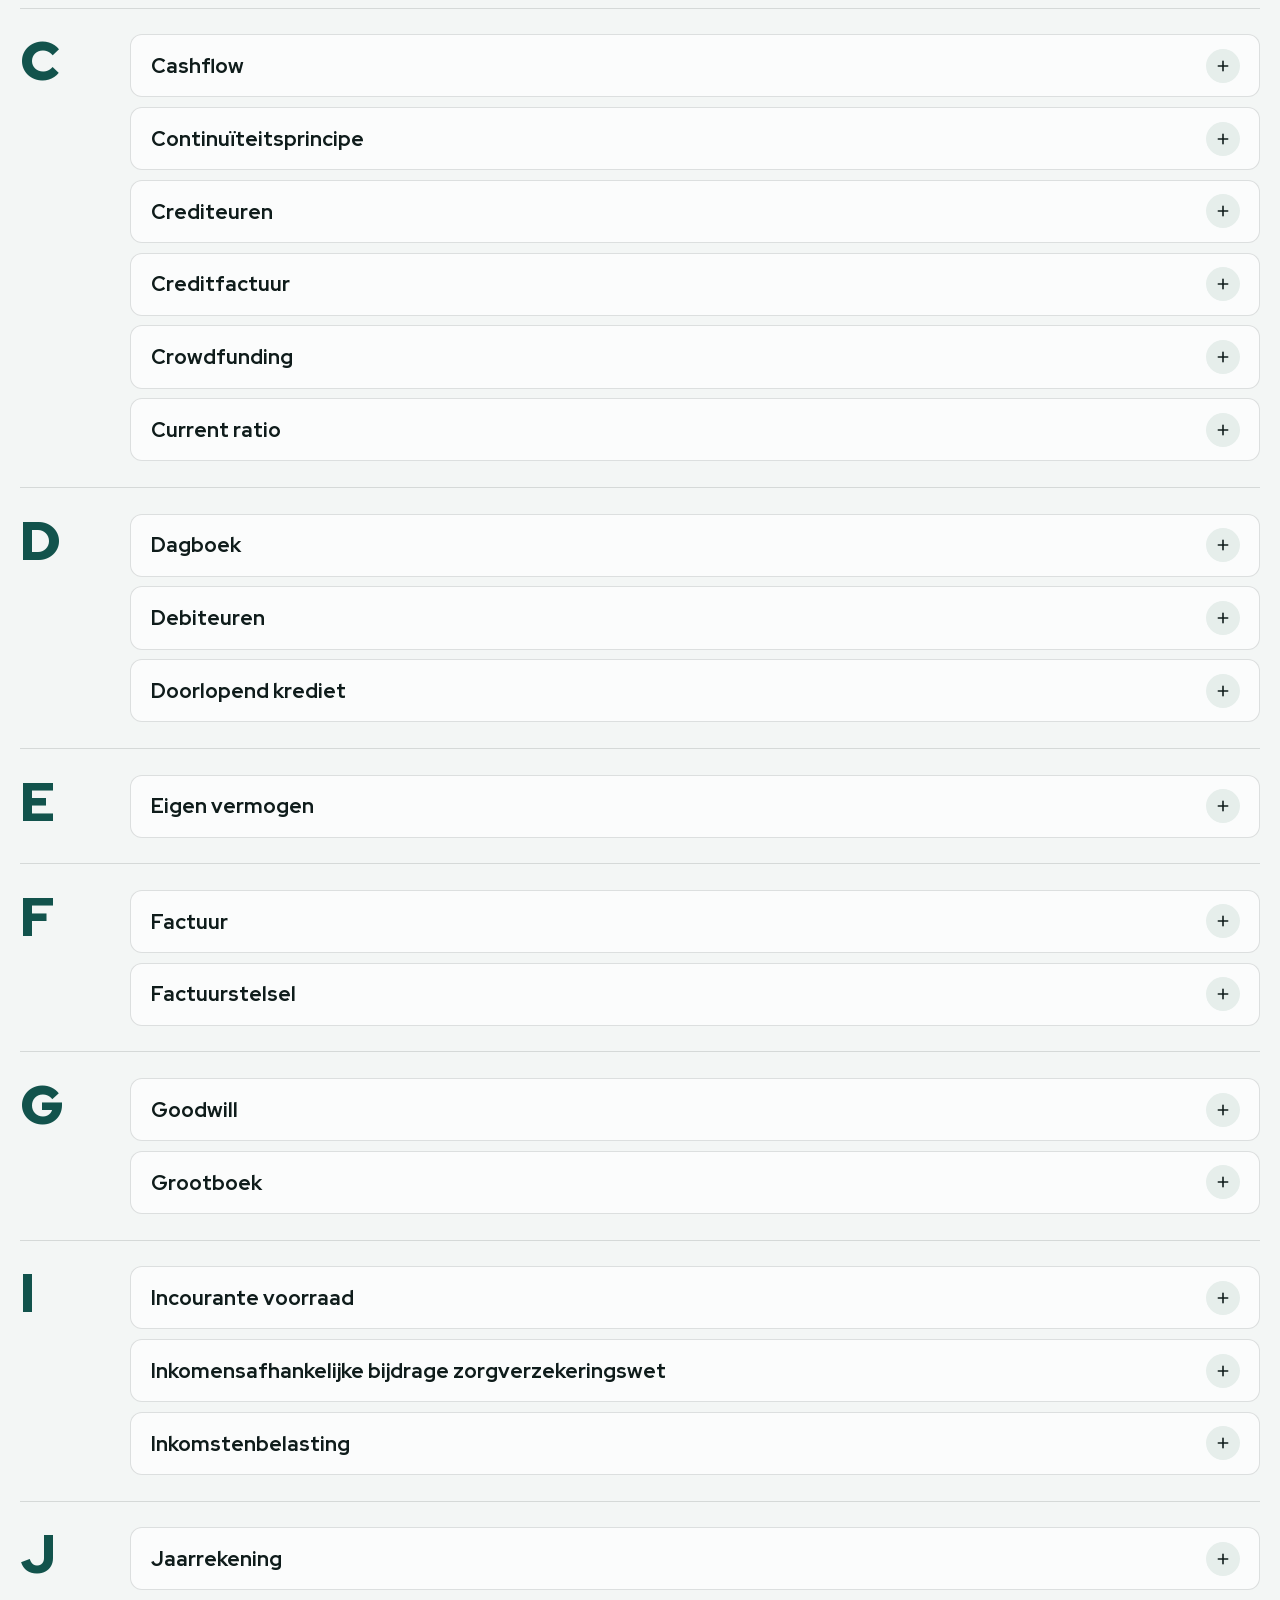
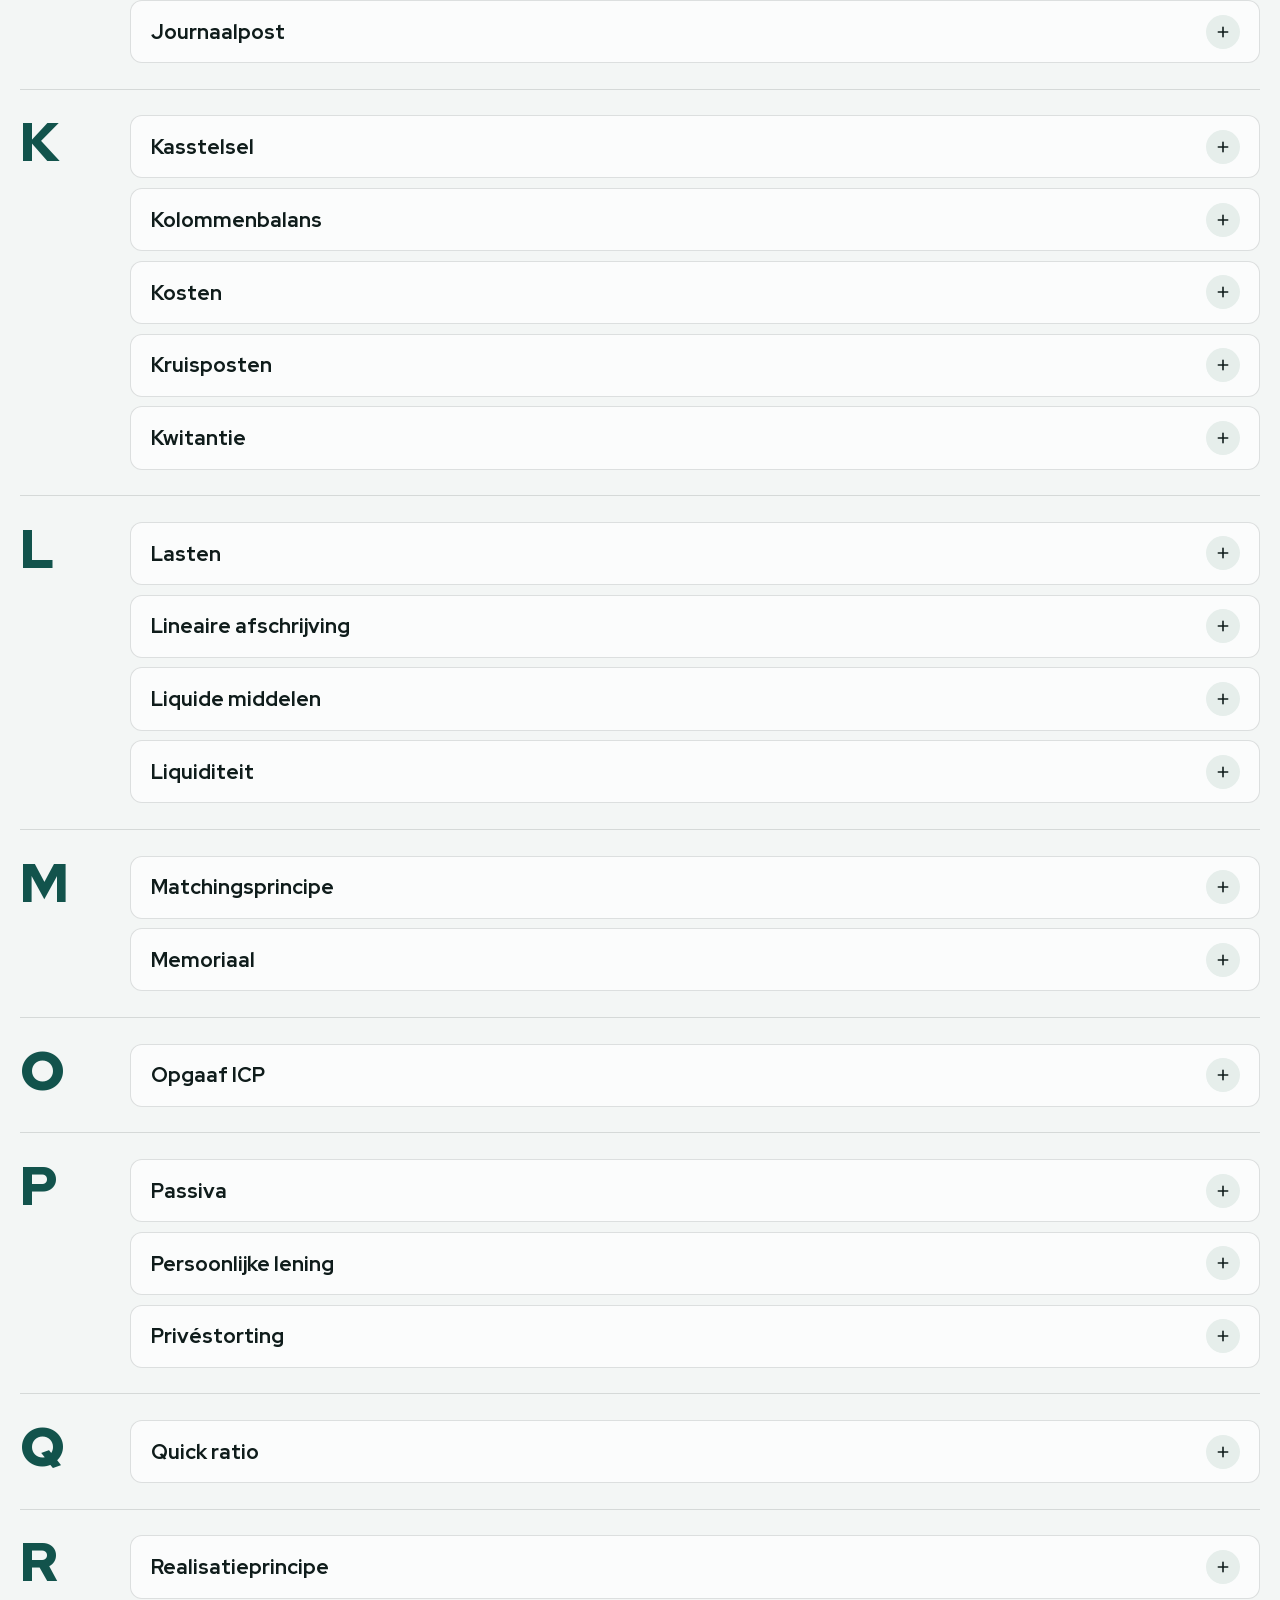
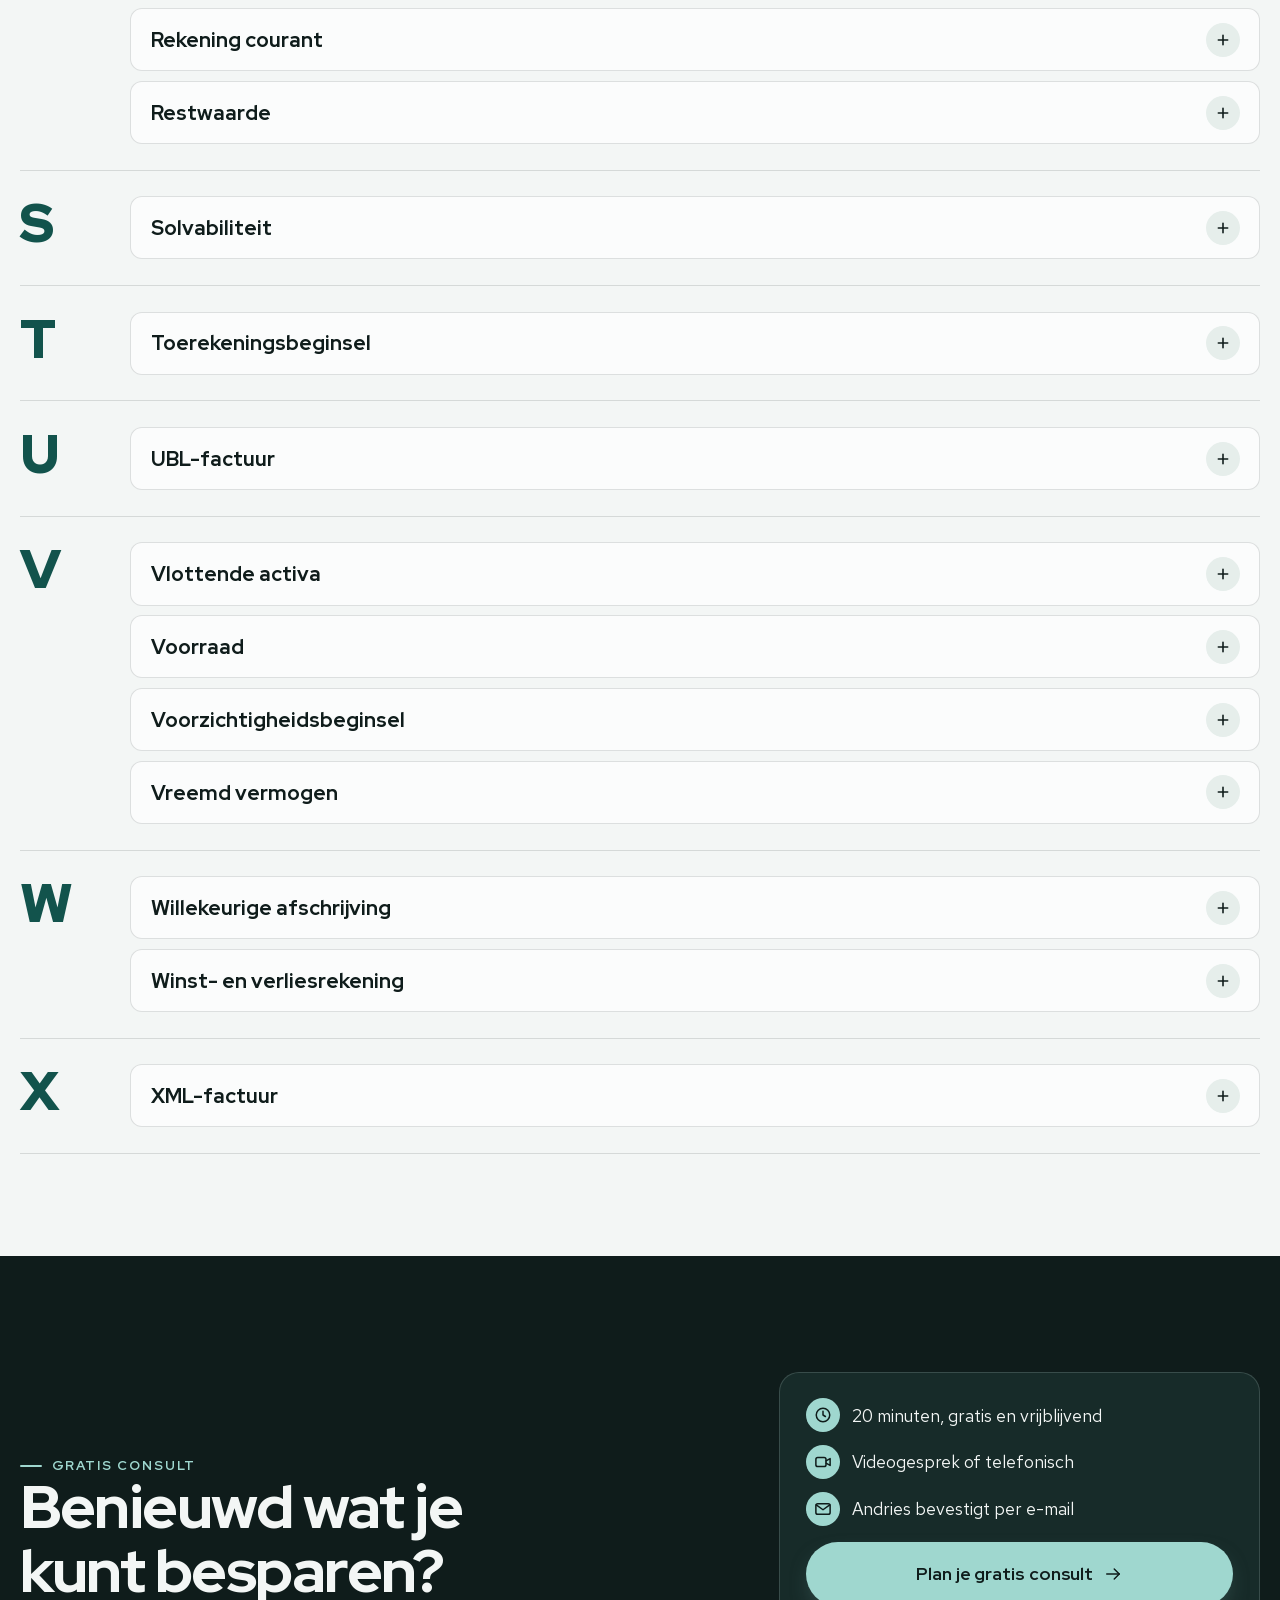
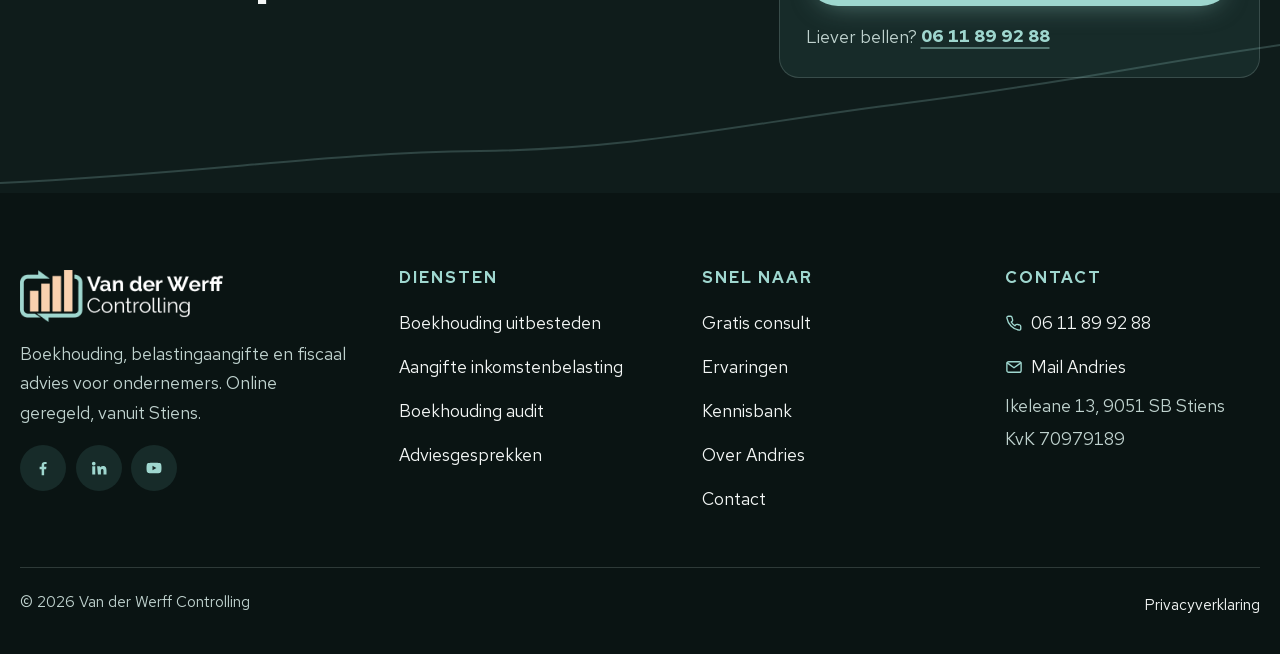
<file: kennisbank.html>
<!doctype html>
<html lang="nl">
<head>
<meta charset="utf-8">
<meta name="viewport" content="width=device-width, initial-scale=1">
<title>Kennisbank: begrippen uitgelegd | Van der Werff Controlling</title>
<meta name="description" content="Van activa tot XML-factuur: 59 begrippen over boekhouden, belasting en financiën in gewone taal uitgelegd, elk met een praktijkvoorbeeld. Zoek direct op begrip.">
<link rel="canonical" href="https://vanderwerffcontrolling.nl/kennisbank.html">
<meta property="og:type" content="website">
<meta property="og:locale" content="nl_NL">
<meta property="og:site_name" content="Van der Werff Controlling">
<meta property="og:title" content="Kennisbank: begrippen uitgelegd | Van der Werff Controlling">
<meta property="og:description" content="Van activa tot XML-factuur: 59 begrippen over boekhouden, belasting en financiën in gewone taal uitgelegd, elk met een praktijkvoorbeeld. Zoek direct op begrip.">
<meta property="og:url" content="https://vanderwerffcontrolling.nl/kennisbank.html">
<meta property="og:image" content="https://vanderwerffcontrolling.nl/assets/img/og.jpg">
<meta property="og:image:width" content="1200">
<meta property="og:image:height" content="630">
<meta name="twitter:card" content="summary_large_image">
<meta name="theme-color" content="#0f1c1b">
<link rel="icon" href="assets/img/favicon-32.png" sizes="32x32" type="image/png">
<link rel="icon" href="assets/img/favicon-192.png" sizes="192x192" type="image/png">
<link rel="apple-touch-icon" href="assets/img/apple-touch-icon.png">
<link rel="preload" href="assets/fonts/red-hat-display.woff2" as="font" type="font/woff2" crossorigin>
<link rel="preload" href="assets/fonts/red-hat-text.woff2" as="font" type="font/woff2" crossorigin>
<link rel="stylesheet" href="css/style.css?v=13">
<script type="application/ld+json">
{
 "@context": "https://schema.org",
 "@type": "BreadcrumbList",
 "itemListElement": [
  {
   "@type": "ListItem",
   "position": 1,
   "name": "Home",
   "item": "https://vanderwerffcontrolling.nl/"
  },
  {
   "@type": "ListItem",
   "position": 2,
   "name": "Kennisbank",
   "item": "https://vanderwerffcontrolling.nl/kennisbank.html"
  }
 ]
}
</script>
</head>
<body>
<a class="overslaan" href="#inhoud">Naar de inhoud</a>
<div class="topbalk">
  <div class="wrap">
    <span class="zin">Boekhouder en fiscaal adviseur voor ondernemers in heel Nederland</span>
    <div class="topbalk-rechts">
      <a class="score" href="ervaringen.html"><span class="sterren" role="img" aria-label="5 van 5 sterren"></span> <strong>5,0</strong> uit 43 reviews</a>
      <a href="tel:+31611899288"><svg class="ic" aria-hidden="true"><use href="assets/iconen.svg#i-telefoon"/></svg> 06 11 89 92 88</a>
      <a class="mail" href="mailto:info@vanderwerffcontrolling.nl"><svg class="ic" aria-hidden="true"><use href="assets/iconen.svg#i-mail"/></svg> info@vanderwerffcontrolling.nl</a>
    </div>
  </div>
</div>
<header class="balk" data-balk>
  <div class="wrap">
    <a class="logo" href="index.html" aria-label="Van der Werff Controlling, naar de homepage">
      <img src="assets/img/logo.png" alt="Van der Werff Controlling" width="350" height="90">
    </a>
    <nav class="nav" aria-label="Hoofdmenu">
      <div class="nav-links"><a href="diensten.html">Diensten</a><a href="ervaringen.html">Ervaringen</a><a href="kennisbank.html" aria-current="page">Kennisbank</a><a href="over-andries.html">Over Andries</a><a href="contact.html">Contact</a></div>
      <a class="knop knop-vol knop-klein" href="gratis-consult.html">Plan je gratis consult</a>
      <button class="menuknop" type="button" aria-expanded="false" aria-controls="mobiel-menu" data-menuknop><svg class="ic" aria-hidden="true"><use href="assets/iconen.svg#i-menu"/></svg><span class="sr-only">Menu openen</span></button>
    </nav>
  </div>
</header>
<div class="mobiel-menu" id="mobiel-menu" data-menu>
  <div class="mobiel-menu-kop">
    <img src="assets/img/logo-wit.png" alt="Van der Werff Controlling" width="500" height="128">
    <button class="sluit" type="button" data-menusluit aria-label="Menu sluiten"><svg class="ic" aria-hidden="true"><use href="assets/iconen.svg#i-sluit"/></svg></button>
  </div>
  <nav aria-label="Mobiel menu">
      <a href="index.html">Home<svg class="ic" aria-hidden="true"><use href="assets/iconen.svg#i-pijl"/></svg></a>
      <a href="diensten.html">Diensten<svg class="ic" aria-hidden="true"><use href="assets/iconen.svg#i-pijl"/></svg></a>
      <a href="ervaringen.html">Ervaringen<svg class="ic" aria-hidden="true"><use href="assets/iconen.svg#i-pijl"/></svg></a>
      <a href="kennisbank.html" aria-current="page">Kennisbank<svg class="ic" aria-hidden="true"><use href="assets/iconen.svg#i-pijl"/></svg></a>
      <a href="over-andries.html">Over Andries<svg class="ic" aria-hidden="true"><use href="assets/iconen.svg#i-pijl"/></svg></a>
      <a href="contact.html">Contact<svg class="ic" aria-hidden="true"><use href="assets/iconen.svg#i-pijl"/></svg></a>
  </nav>
  <div class="mobiel-menu-voet">
    <a class="knop knop-mint knop-groot" href="gratis-consult.html">Plan je gratis consult <svg class="ic pijl" aria-hidden="true"><use href="assets/iconen.svg#i-pijl"/></svg></a>
    <div class="contactregel">
      <a href="tel:+31611899288"><svg class="ic" aria-hidden="true"><use href="assets/iconen.svg#i-telefoon"/></svg> 06 11 89 92 88</a>
      <a href="mailto:info@vanderwerffcontrolling.nl"><svg class="ic" aria-hidden="true"><use href="assets/iconen.svg#i-mail"/></svg> Mail Andries</a>
    </div>
  </div>
</div>
<main id="inhoud">
<section class="paginakop" data-hero aria-label="Kennisbank" style="padding-bottom:clamp(2rem,4vw,3rem)">
  <div class="hero-raster-bg" aria-hidden="true"></div>
  <div class="wrap paginakop-raster">
    <div>
      <nav class="kruimel" aria-label="Kruimelpad" data-hero-item><a href="index.html">Home</a> / <span>Kennisbank</span></nav>
      <h1 data-hero-item>Boekhouden in gewone taal</h1>
      <p class="lead" data-hero-item>59 begrippen, van A tot Z. Elk begrip met een voorbeeld uit de praktijk.</p>
    </div>
    <div class="kop-kaart" data-hero-item>
      <div class="kop-kaart-binnen">
        <p class="eyebrow">Kom je er niet uit?</p>
        <p>Een begrip snappen is stap één. Wat het voor jouw bedrijf betekent, bespreek je in een gratis consult.</p>
        <a class="knop knop-vol" href="gratis-consult.html">Plan je gratis consult <svg class="ic pijl" aria-hidden="true"><use href="assets/iconen.svg#i-pijl"/></svg></a>
      </div>
    </div>
  </div>
</section>

<div class="kb-balk">
  <div class="wrap">
    <form class="zoekveld" role="search" action="kennisbank.html" method="get" data-kb-form>
      <svg class="ic" aria-hidden="true"><use href="assets/iconen.svg#i-zoek"/></svg>
      <label class="sr-only" for="kb-zoek">Zoek een begrip</label>
      <input id="kb-zoek" name="q" type="search" placeholder="Zoek een begrip, bijvoorbeeld btw" autocomplete="off" data-kb-zoek>
      <button class="knop knop-vol" type="submit">Zoek</button>
    </form>
    <div style="display:flex;justify-content:space-between;align-items:center;gap:1rem;flex-wrap:wrap">
      <nav class="az" aria-label="Spring naar letter"><a href="#letter-A" data-letter="A">A</a><a href="#letter-B" data-letter="B">B</a><a href="#letter-C" data-letter="C">C</a><a href="#letter-D" data-letter="D">D</a><a href="#letter-E" data-letter="E">E</a><a href="#letter-F" data-letter="F">F</a><a href="#letter-G" data-letter="G">G</a><a class="leeg" aria-hidden="true" tabindex="-1">H</a><a href="#letter-I" data-letter="I">I</a><a href="#letter-J" data-letter="J">J</a><a href="#letter-K" data-letter="K">K</a><a href="#letter-L" data-letter="L">L</a><a href="#letter-M" data-letter="M">M</a><a class="leeg" aria-hidden="true" tabindex="-1">N</a><a href="#letter-O" data-letter="O">O</a><a href="#letter-P" data-letter="P">P</a><a href="#letter-Q" data-letter="Q">Q</a><a href="#letter-R" data-letter="R">R</a><a href="#letter-S" data-letter="S">S</a><a href="#letter-T" data-letter="T">T</a><a href="#letter-U" data-letter="U">U</a><a href="#letter-V" data-letter="V">V</a><a href="#letter-W" data-letter="W">W</a><a href="#letter-X" data-letter="X">X</a><a class="leeg" aria-hidden="true" tabindex="-1">Y</a><a class="leeg" aria-hidden="true" tabindex="-1">Z</a></nav>
      <span class="kb-telling" data-kb-telling aria-live="polite">59 begrippen</span>
    </div>
  </div>
</div>

<section class="sectie" aria-label="Alle begrippen" style="padding-top:clamp(1.5rem,3vw,2.5rem)">
  <div class="wrap">
    <div class="kb-leeg" data-kb-leeg hidden>
      <h2 style="font-size:1.4rem">Geen begrip gevonden</h2>
      <p>Probeer een ander woord, of stel je vraag direct aan Andries.</p>
      <a class="knop knop-vol" href="contact.html">Stel je vraag <svg class="ic pijl" aria-hidden="true"><use href="assets/iconen.svg#i-pijl"/></svg></a>
    </div>
<section class="kb-groep" id="letter-A" data-groep aria-label="Begrippen met de letter A">
  <div class="kb-letter" aria-hidden="true">A</div>
  <div class="vouwlijst">
    <details class="vouw" id="achtergestelde-lening" data-begrip="achtergestelde lening wanneer een onderneming failliet gaat zullen de banken en overheden als eerst hun geld opeisen andere bedrijven komen pas later aan bod om hun geld te ontvangen. wanneer een bank een achtergestelde lening verstrekt zal dit andersom zijn. dan hebben bedrijven het meeste recht op hun geld, wanneer er nog geld over is zullen de banken nog een deel van hun verstrekte geld ontvangen. van der werff controlling gaat failliet, er is nog €100.000,- over om aan de schuldeisers te voldoen. wanneer alle bedrijven hun geld ontvangen hebben blijft er nog €12.000,- over. van der werff had echter nog een schuld bij de bank van €20.000,- maar de bank zal nu maar €12.000,- krijgen en moet daar tevreden mee zijn.">
      <summary><span class="kb-titel">Achtergestelde lening</span><span class="plus" aria-hidden="true"><svg class="ic" aria-hidden="true"><use href="assets/iconen.svg#i-plus"/></svg></span></summary>
      <div class="vouw-inhoud">
        <p>Wanneer een onderneming failliet gaat zullen de banken en overheden als eerst hun geld opeisen andere bedrijven komen pas later aan bod om hun geld te ontvangen. Wanneer een bank een achtergestelde lening verstrekt zal dit andersom zijn. Dan hebben bedrijven het meeste recht op hun geld, wanneer er nog geld over is zullen de banken nog een deel van hun verstrekte geld ontvangen.</p>
        <p class="vb-label"><svg class="ic" aria-hidden="true"><use href="assets/iconen.svg#i-lamp"/></svg> Voorbeeld</p>
        <p>Van der Werff Controlling gaat failliet, er is nog €100.000,- over om aan de schuldeisers te voldoen. Wanneer alle bedrijven hun geld ontvangen hebben blijft er nog €12.000,- over. Van der Werff had echter nog een schuld bij de bank van €20.000,- maar de bank zal nu maar €12.000,- krijgen en moet daar tevreden mee zijn.</p>
        
        
      </div>
    </details>
    <details class="vouw" id="activa" data-begrip="activa de activa zijn de bezittingen aan de debetzijde (linkerkant) van de balans. activa valt op te delen in twee delen: vaste activa en vlottende activa. vaste activa zijn de bezittingen die langer dan een jaar in de onderneming zitten. de vlottende activa daarentegen zitten minder dan een jaar in de onderneming. van der werff controlling heeft een laptop aangeschaft om te gebruiken in de onderneming. deze boekt hij als inventaris op de debetzijde van de balans. deze laptop zal twee jaar gebruikt worden in de onderneming, dus het is vaste activa.">
      <summary><span class="kb-titel">Activa</span><span class="plus" aria-hidden="true"><svg class="ic" aria-hidden="true"><use href="assets/iconen.svg#i-plus"/></svg></span></summary>
      <div class="vouw-inhoud">
        <p>De activa zijn de bezittingen aan de debetzijde (linkerkant) van de balans. Activa valt op te delen in twee delen: vaste activa en vlottende activa. Vaste activa zijn de bezittingen die langer dan een jaar in de onderneming zitten. De vlottende activa daarentegen zitten minder dan een jaar in de onderneming.</p>
        <p class="vb-label"><svg class="ic" aria-hidden="true"><use href="assets/iconen.svg#i-lamp"/></svg> Voorbeeld</p>
        <p>Van der Werff Controlling heeft een laptop aangeschaft om te gebruiken in de onderneming. Deze boekt hij als inventaris op de debetzijde van de balans. Deze laptop zal twee jaar gebruikt worden in de onderneming, dus het is vaste activa.</p>
        
        
      </div>
    </details>
    <details class="vouw" id="afschrijvingen" data-begrip="afschrijvingen afschrijvingen houden in dat je de kosten van vaste activa gelijk verdeelt over de jaren (uitgaande van lineaire afschrijvingen). deze kosten worden de afschrijvingskosten genoemd op de winst- en verliesrekening. de afschrijvingen worden ook verwerkt in de balans, de aankoop staat op de balans aan de debetzijde en hoe je het hebt gefinancierd aan de creditkant. zodra je afschrijft komt er aan beide kanten een gelijke vermindering van het bedrag op de balans, dus hoef je geen afschrijvingen op te nemen in de balans. van der werff controlling heeft een laptop aangeschaft voor €2000, deze denkt hij 5 jaar te gebruiken, na deze 5 jaar is er geen sprake van een restwaarde. 2000/5=€400 afschrijvingskosten per jaar. deze zijn terug te zien als afschrijvingskosten op de winst- en verliesrekening en zijn verwerkt op de balans door de afschrijvingen in mindering te brengen aan de debet en creditzijde.">
      <summary><span class="kb-titel">Afschrijvingen</span><span class="plus" aria-hidden="true"><svg class="ic" aria-hidden="true"><use href="assets/iconen.svg#i-plus"/></svg></span></summary>
      <div class="vouw-inhoud">
        <p>Afschrijvingen houden in dat je de kosten van vaste activa gelijk verdeelt over de jaren (uitgaande van lineaire afschrijvingen). Deze kosten worden de afschrijvingskosten genoemd op de winst- en verliesrekening. De afschrijvingen worden ook verwerkt in de balans, de aankoop staat op de balans aan de debetzijde en hoe je het hebt gefinancierd aan de creditkant. Zodra je afschrijft komt er aan beide kanten een gelijke vermindering van het bedrag op de balans, dus hoef je geen afschrijvingen op te nemen in de balans.</p>
        <p class="vb-label"><svg class="ic" aria-hidden="true"><use href="assets/iconen.svg#i-lamp"/></svg> Voorbeeld</p>
        <p>Van der Werff Controlling heeft een laptop aangeschaft voor €2000, deze denkt hij 5 jaar te gebruiken, na deze 5 jaar is er geen sprake van een restwaarde. 2000/5=€400 afschrijvingskosten per jaar. Deze zijn terug te zien als afschrijvingskosten op de winst- en verliesrekening en zijn verwerkt op de balans door de afschrijvingen in mindering te brengen aan de debet en creditzijde.</p>
        
        
      </div>
    </details>
  </div>
</section>
<section class="kb-groep" id="letter-B" data-groep aria-label="Begrippen met de letter B">
  <div class="kb-letter" aria-hidden="true">B</div>
  <div class="vouwlijst">
    <details class="vouw" id="balans-boekhouden" data-begrip="balans (boekhouden) de balans is een boekhoudkundige term die uitlegt welke bezittingen een onderneming heeft en hoe deze bezittingen zijn betaald op een bepaalde datum. andries heeft een fiscaal kantoor en heeft dus een laptop nodig om zijn werk te kunnen uitvoeren. aan de linkerkant (de bezittingen) staat de waarde van de laptop op de balans. daarnaast moet aan de rechterkant van de balans staan hoe deze laptop is betaald. andries houdt niet van lenen dus heeft hij dit met zijn eigen geld gefinancierd. dat heet eigen vermogen. schematisch gezien ziet de balans er dan als volgt uit:">
      <summary><span class="kb-titel">Balans (boekhouden)</span><span class="plus" aria-hidden="true"><svg class="ic" aria-hidden="true"><use href="assets/iconen.svg#i-plus"/></svg></span></summary>
      <div class="vouw-inhoud">
        <p>De balans is een boekhoudkundige term die uitlegt welke bezittingen een onderneming heeft en hoe deze bezittingen zijn betaald op een bepaalde datum.</p>
        <p class="vb-label"><svg class="ic" aria-hidden="true"><use href="assets/iconen.svg#i-lamp"/></svg> Voorbeeld</p>
        <p>Andries heeft een fiscaal kantoor en heeft dus een laptop nodig om zijn werk te kunnen uitvoeren. Aan de linkerkant (de bezittingen) staat de waarde van de laptop op de balans. Daarnaast moet aan de rechterkant van de balans staan hoe deze laptop is betaald. Andries houdt niet van lenen dus heeft hij dit met zijn eigen geld gefinancierd. Dat heet eigen vermogen. Schematisch gezien ziet de balans er dan als volgt uit:</p>
        <div class="boeking" aria-label="Boeking"><span>Activa (Debet) Passiva (Credit)</span><span>Macbook (laptop)  € 2.000,-</span><span>Eigen vermogen €  2.000,-</span></div>
        
      </div>
    </details>
    <details class="vouw" id="baten" data-begrip="baten baten zijn de opbrengsten van de onderneming, deze komen net als de kosten terecht in de winst- en verliesrekening. deze worden over een bepaalde periode of jaar genomen en het is dus geen momentopname zoals de balans. van der werff controlling heeft als baten bijvoorbeeld de opbrengsten van administratief werk of advies geven. deze komen op de winst- en verliesrekening terecht van de betrokken periode.">
      <summary><span class="kb-titel">Baten</span><span class="plus" aria-hidden="true"><svg class="ic" aria-hidden="true"><use href="assets/iconen.svg#i-plus"/></svg></span></summary>
      <div class="vouw-inhoud">
        <p>Baten zijn de opbrengsten van de onderneming, deze komen net als de kosten terecht in de winst- en verliesrekening. Deze worden over een bepaalde periode of jaar genomen en het is dus geen momentopname zoals de balans.</p>
        <p class="vb-label"><svg class="ic" aria-hidden="true"><use href="assets/iconen.svg#i-lamp"/></svg> Voorbeeld</p>
        <p>Van der Werff Controlling heeft als baten bijvoorbeeld de opbrengsten van administratief werk of advies geven. Deze komen op de winst- en verliesrekening terecht van de betrokken periode.</p>
        
        
      </div>
    </details>
    <details class="vouw" id="bedrijfsmiddel" data-begrip="bedrijfsmiddel bedrijfsmiddelen zijn de dingen die je aangekocht hebt om in het bedrijf zelf te kunnen gebruiken. deze middelen gebruik je dus zelf en verkoop je niet door. van der werff controlling heeft kantoorspullen gekocht om te gebruiken in de onderneming. deze zal hij niet doorverkopen aan klanten, omdat het nodig is om zijn activiteiten te kunnen uitvoeren.">
      <summary><span class="kb-titel">Bedrijfsmiddel</span><span class="plus" aria-hidden="true"><svg class="ic" aria-hidden="true"><use href="assets/iconen.svg#i-plus"/></svg></span></summary>
      <div class="vouw-inhoud">
        <p>Bedrijfsmiddelen zijn de dingen die je aangekocht hebt om in het bedrijf zelf te kunnen gebruiken. Deze middelen gebruik je dus zelf en verkoop je niet door.</p>
        <p class="vb-label"><svg class="ic" aria-hidden="true"><use href="assets/iconen.svg#i-lamp"/></svg> Voorbeeld</p>
        <p>Van der Werff Controlling heeft kantoorspullen gekocht om te gebruiken in de onderneming. Deze zal hij niet doorverkopen aan klanten, omdat het nodig is om zijn activiteiten te kunnen uitvoeren.</p>
        
        
      </div>
    </details>
    <details class="vouw" id="begroting" data-begrip="begroting een begroting is een overzicht van alle verwachte inkomsten en uitgaven in een bepaalde periode. van der werff controlling verwacht dat er in 2019 een aantal financiële tegenslagen zullen komen en maakt aan de hand daarvan een begroting. het blijkt dat de tegenslagen flink meevielen. dus is de winst over 2019 hoger dan verwacht omdat er meer inkomsten zijn dan van tevoren verwacht.">
      <summary><span class="kb-titel">Begroting</span><span class="plus" aria-hidden="true"><svg class="ic" aria-hidden="true"><use href="assets/iconen.svg#i-plus"/></svg></span></summary>
      <div class="vouw-inhoud">
        <p>Een begroting is een overzicht van alle verwachte inkomsten en uitgaven in een bepaalde periode.</p>
        <p class="vb-label"><svg class="ic" aria-hidden="true"><use href="assets/iconen.svg#i-lamp"/></svg> Voorbeeld</p>
        <p>Van der Werff Controlling verwacht dat er in 2019 een aantal financiële tegenslagen zullen komen en maakt aan de hand daarvan een begroting. Het blijkt dat de tegenslagen flink meevielen. Dus is de winst over 2019 hoger dan verwacht omdat er meer inkomsten zijn dan van tevoren verwacht.</p>
        
        
      </div>
    </details>
    <details class="vouw" id="bewaarplicht-van-facturen" data-begrip="bewaarplicht van facturen de belastingdienst heeft besloten dat ondernemingen alle facturen 7 jaar moeten bewaren, facturen die betrekking hebben op onroerende zaken moeten 10 jaar bewaard worden. van der werff controlling ontvangt in 2019 een factuur voor het tuintje, deze factuur mag het bedrijf niet weggooien, maar moet het tot minimaal 2026 bewaren voor eventuele controle.">
      <summary><span class="kb-titel">Bewaarplicht van facturen</span><span class="plus" aria-hidden="true"><svg class="ic" aria-hidden="true"><use href="assets/iconen.svg#i-plus"/></svg></span></summary>
      <div class="vouw-inhoud">
        <p>De belastingdienst heeft besloten dat ondernemingen alle facturen 7 jaar moeten bewaren, facturen die betrekking hebben op onroerende zaken moeten 10 jaar bewaard worden.</p>
        <p class="vb-label"><svg class="ic" aria-hidden="true"><use href="assets/iconen.svg#i-lamp"/></svg> Voorbeeld</p>
        <p>Van der Werff Controlling ontvangt in 2019 een factuur voor het tuintje, deze factuur mag het bedrijf niet weggooien, maar moet het tot minimaal 2026 bewaren voor eventuele controle.</p>
        
        
      </div>
    </details>
    <details class="vouw" id="boekwaarde" data-begrip="boekwaarde boekwaarde is de waarde van een product op een bepaald moment. een auto heeft bij aanschaf een waarde van €30.000,- maar na 4 jaar is de waarde nog maar €20.000,- dit is de boekwaarde op dat moment. van der werff controlling heeft een nieuwe auto aangeschaft op 1-2-2015 deze auto heeft een waarde van €45.000,- van der werff besluit deze auto op 1-2-2019 weer te verkopen, en weet dat het de aanschafwaarde niet meer terug kan krijgen, de waarde van de auto op dat moment is €24.000,- de auto zal voor ongeveer zoveel worden verkocht.">
      <summary><span class="kb-titel">Boekwaarde</span><span class="plus" aria-hidden="true"><svg class="ic" aria-hidden="true"><use href="assets/iconen.svg#i-plus"/></svg></span></summary>
      <div class="vouw-inhoud">
        <p>Boekwaarde is de waarde van een product op een bepaald moment. Een auto heeft bij aanschaf een waarde van €30.000,- maar na 4 jaar is de waarde nog maar €20.000,- dit is de boekwaarde op dat moment.</p>
        <p class="vb-label"><svg class="ic" aria-hidden="true"><use href="assets/iconen.svg#i-lamp"/></svg> Voorbeeld</p>
        <p>Van der Werff Controlling heeft een nieuwe auto aangeschaft op 1-2-2015 deze auto heeft een waarde van €45.000,- Van der Werff besluit deze auto op 1-2-2019 weer te verkopen, en weet dat het de aanschafwaarde niet meer terug kan krijgen, de waarde van de auto op dat moment is €24.000,- De auto zal voor ongeveer zoveel worden verkocht.</p>
        
        
      </div>
    </details>
    <details class="vouw" id="btw-aangifte" data-begrip="btw-aangifte btw-aangifte is de aangifte die je moet doen via een digitaal formulier op de site van de belastingdienst om te achterhalen hoeveel je moet betalen of kunt vorderen bij de belastingdienst. wanneer het bedrag dat je kunt vorderen lager is dan het te betalen bedrag, zal je het verschil moeten betalen aan de belastingdienst. indien het bedrag te vorderen hoger is, zal je het verschil mogen vorderen van de belastingdienst. van der werff controlling heeft een te vorderen bedrag van €10.000 en een te betalen bedrag van €40.000, (40.000-10.000=30.000) er zal €30.000 aan de belastingdienst moeten worden afgedragen, de journaalpost ziet er zo uit:">
      <summary><span class="kb-titel">BTW-aangifte</span><span class="plus" aria-hidden="true"><svg class="ic" aria-hidden="true"><use href="assets/iconen.svg#i-plus"/></svg></span></summary>
      <div class="vouw-inhoud">
        <p>BTW-aangifte is de aangifte die je moet doen via een digitaal formulier op de site van de belastingdienst om te achterhalen hoeveel je moet betalen of kunt vorderen bij de belastingdienst. Wanneer het bedrag dat je kunt vorderen lager is dan het te betalen bedrag, zal je het verschil moeten betalen aan de belastingdienst. Indien het bedrag te vorderen hoger is, zal je het verschil mogen vorderen van de belastingdienst.</p>
        <p class="vb-label"><svg class="ic" aria-hidden="true"><use href="assets/iconen.svg#i-lamp"/></svg> Voorbeeld</p>
        <p>Van der Werff Controlling heeft een te vorderen bedrag van €10.000 en een te betalen bedrag van €40.000, (40.000-10.000=30.000) Er zal €30.000 aan de belastingdienst moeten worden afgedragen, de journaalpost ziet er zo uit:</p>
        <div class="boeking" aria-label="Boeking"><span>Te betalen belasting  40.000</span><span>Aan te vorderen belasting  10.000</span><span>Aan af te dragen belasting  30.000</span></div>
        
      </div>
    </details>
    <details class="vouw" id="btw" data-begrip="btw btw (belasting over toegevoegde waarde) houdt in dat bedrijven belasting moeten betalen over de toegevoegde waarde die zij leveren. daarom mag het bedrijf de ingekochte goederen en bedrijfsmiddelen terugvorderen. het vorderen houdt in dat je geld krijgt van de belastingdienst. van der werff controlling helpt een bedrijf dat oude computers opkoopt en deze opknapt. dit bedrijf verkoopt de computers door voor een hoger bedrag dan de inkoopprijs. het uiteindelijke bedrag waar belasting over betaald moet worden is het verschil tussen de inkoopprijs en de verkoopprijs. (de toegevoegde waarde)">
      <summary><span class="kb-titel">BTW</span><span class="plus" aria-hidden="true"><svg class="ic" aria-hidden="true"><use href="assets/iconen.svg#i-plus"/></svg></span></summary>
      <div class="vouw-inhoud">
        <p>BTW (Belasting over toegevoegde waarde) houdt in dat bedrijven belasting moeten betalen over de toegevoegde waarde die zij leveren. Daarom mag het bedrijf de ingekochte goederen en bedrijfsmiddelen terugvorderen. Het vorderen houdt in dat je geld krijgt van de belastingdienst.</p>
        <p class="vb-label"><svg class="ic" aria-hidden="true"><use href="assets/iconen.svg#i-lamp"/></svg> Voorbeeld</p>
        <p>Van der Werff Controlling helpt een bedrijf dat oude computers opkoopt en deze opknapt. Dit bedrijf verkoopt de computers door voor een hoger bedrag dan de inkoopprijs. Het uiteindelijke bedrag waar belasting over betaald moet worden is het verschil tussen de inkoopprijs en de verkoopprijs. (de toegevoegde waarde)</p>
        
        
      </div>
    </details>
  </div>
</section>
<section class="kb-groep" id="letter-C" data-groep aria-label="Begrippen met de letter C">
  <div class="kb-letter" aria-hidden="true">C</div>
  <div class="vouwlijst">
    <details class="vouw" id="cashflow" data-begrip="cashflow een cashflow is het verschil tussen ontvangen en uitgegeven geld. wanneer een onderneming meer geld uitgeeft dan dat er binnenkomt, is er sprake van een negatieve cashflow. van der werff controlling heeft een goed jaar achter de rug, het heeft veel geld ontvangen uit geleverde diensten. de uitgaven van de onderneming waren net zoals andere jaren ongeveer hetzelfde. van der werff controlling heeft nu een positieve cashflow.">
      <summary><span class="kb-titel">Cashflow</span><span class="plus" aria-hidden="true"><svg class="ic" aria-hidden="true"><use href="assets/iconen.svg#i-plus"/></svg></span></summary>
      <div class="vouw-inhoud">
        <p>Een cashflow is het verschil tussen ontvangen en uitgegeven geld. Wanneer een onderneming meer geld uitgeeft dan dat er binnenkomt, is er sprake van een negatieve cashflow.</p>
        <p class="vb-label"><svg class="ic" aria-hidden="true"><use href="assets/iconen.svg#i-lamp"/></svg> Voorbeeld</p>
        <p>Van der Werff Controlling heeft een goed jaar achter de rug, het heeft veel geld ontvangen uit geleverde diensten. De uitgaven van de onderneming waren net zoals andere jaren ongeveer hetzelfde. Van der Werff Controlling heeft nu een positieve cashflow.</p>
        
        
      </div>
    </details>
    <details class="vouw" id="continuiteitsprincipe" data-begrip="continuïteitsprincipe het continuïteitsprincipe houdt in dat bij de waardering en winstbepaling verondersteld wordt dat de onderneming haar activiteiten in de toekomst zal blijven voortzetten. van der werff controlling maakt gebruik van het continuïteitsprincipe, bij het waarderen van de winst zal de onderneming dus moeten bedenken of ze door gaat met de activiteiten.">
      <summary><span class="kb-titel">Continuïteitsprincipe</span><span class="plus" aria-hidden="true"><svg class="ic" aria-hidden="true"><use href="assets/iconen.svg#i-plus"/></svg></span></summary>
      <div class="vouw-inhoud">
        <p>Het continuïteitsprincipe houdt in dat bij de waardering en winstbepaling verondersteld wordt dat de onderneming haar activiteiten in de toekomst zal blijven voortzetten.</p>
        <p class="vb-label"><svg class="ic" aria-hidden="true"><use href="assets/iconen.svg#i-lamp"/></svg> Voorbeeld</p>
        <p>Van der Werff Controlling maakt gebruik van het continuïteitsprincipe, bij het waarderen van de winst zal de onderneming dus moeten bedenken of ze door gaat met de activiteiten.</p>
        
        
      </div>
    </details>
    <details class="vouw" id="crediteuren" data-begrip="crediteuren crediteuren zijn de schuldenaren, waar je nog geld aan moet betalen voor goederen of een geleverde dienst. deze komen aan de creditkant van de balans te staan. van der werff controlling heeft nieuwe bedrijfsmiddelen gekocht van een leverancier en krijgt een betalingstermijn van 30 dagen om dit te betalen. de leverancier is een crediteur, die 30 dagen openstaat.">
      <summary><span class="kb-titel">Crediteuren</span><span class="plus" aria-hidden="true"><svg class="ic" aria-hidden="true"><use href="assets/iconen.svg#i-plus"/></svg></span></summary>
      <div class="vouw-inhoud">
        <p>Crediteuren zijn de schuldenaren, waar je nog geld aan moet betalen voor goederen of een geleverde dienst. Deze komen aan de creditkant van de balans te staan.</p>
        <p class="vb-label"><svg class="ic" aria-hidden="true"><use href="assets/iconen.svg#i-lamp"/></svg> Voorbeeld</p>
        <p>Van der Werff Controlling heeft nieuwe bedrijfsmiddelen gekocht van een leverancier en krijgt een betalingstermijn van 30 dagen om dit te betalen. De leverancier is een crediteur, die 30 dagen openstaat.</p>
        
        
      </div>
    </details>
    <details class="vouw" id="creditfactuur" data-begrip="creditfactuur het komt wel eens voor dat er een onjuiste factuur wordt gestuurd naar een onderneming. op de factuur staat dan een positief getal dat betaald moet worden. als de factuur fout is, wordt er vaak een creditfactuur gestuurd. op een creditfactuur staat in tegenstelling tot de factuur een negatief getal. van der werff controlling krijgt een factuur van een verzekeringsmaatschappij die hen helemaal niet verzekert. na even gebeld te hebben met de verzekeringsmaatschappij wordt er een creditfactuur naar van der werff gestuurd zodat ze niet meer hoeven te betalen.">
      <summary><span class="kb-titel">Creditfactuur</span><span class="plus" aria-hidden="true"><svg class="ic" aria-hidden="true"><use href="assets/iconen.svg#i-plus"/></svg></span></summary>
      <div class="vouw-inhoud">
        <p>Het komt wel eens voor dat er een onjuiste factuur wordt gestuurd naar een onderneming. Op de factuur staat dan een positief getal dat betaald moet worden. Als de factuur fout is, wordt er vaak een creditfactuur gestuurd. Op een creditfactuur staat in tegenstelling tot de factuur een negatief getal.</p>
        <p class="vb-label"><svg class="ic" aria-hidden="true"><use href="assets/iconen.svg#i-lamp"/></svg> Voorbeeld</p>
        <p>Van der Werff Controlling krijgt een factuur van een verzekeringsmaatschappij die hen helemaal niet verzekert. Na even gebeld te hebben met de verzekeringsmaatschappij wordt er een creditfactuur naar Van der Werff gestuurd zodat ze niet meer hoeven te betalen.</p>
        
        
      </div>
    </details>
    <details class="vouw" id="crowdfunding" data-begrip="crowdfunding startende ondernemers hebben vaak een lening nodig. maar wanneer een bank niet voldoende wil verstrekken, moeten er misschien wel andere geldschieters komen. een crowdfunding is dan ideaal. tegenover het bedrag dat vrijkomt door crowdfunding moet vaak wel een hogere rente betaald worden. van der werff controlling wil graag investeren in nieuwe systemen. maar omdat de bank niet meer geld wil verstrekken dan ze al gedaan hebben zal van der werff op zoek moeten naar andere mogelijkheden, een crowdfunding is dan een goede oplossing.">
      <summary><span class="kb-titel">Crowdfunding</span><span class="plus" aria-hidden="true"><svg class="ic" aria-hidden="true"><use href="assets/iconen.svg#i-plus"/></svg></span></summary>
      <div class="vouw-inhoud">
        <p>Startende ondernemers hebben vaak een lening nodig. Maar wanneer een bank niet voldoende wil verstrekken, moeten er misschien wel andere geldschieters komen. Een crowdfunding is dan ideaal. Tegenover het bedrag dat vrijkomt door crowdfunding moet vaak wel een hogere rente betaald worden.</p>
        <p class="vb-label"><svg class="ic" aria-hidden="true"><use href="assets/iconen.svg#i-lamp"/></svg> Voorbeeld</p>
        <p>Van der Werff Controlling wil graag investeren in nieuwe systemen. Maar omdat de bank niet meer geld wil verstrekken dan ze al gedaan hebben zal Van der Werff op zoek moeten naar andere mogelijkheden, een crowdfunding is dan een goede oplossing.</p>
        
        
      </div>
    </details>
    <details class="vouw" id="current-ratio" data-begrip="current ratio current ratio wordt gebruikt om de liquiditeit van een bedrijf vast te stellen. de current ratio is een kengetal dat naar de verhouding tussen vlottende activa en kortlopend vreemd vermogen kijkt. (vlottende activa/kortlopend vreemd vermogen) des te hoger de uitkomst, des te beter. op het moment dat jij als ondernemer een lening wil krijgen van de bank, moet je ervoor zorgen dat jouw current ratio hoog is. van der werff controlling helpt een bedrijf met €40.000 aan vlottende activa en €60.000 aan kortlopend vreemd vermogen. de current ratio zal een uitkomst van 0,67 hebben. (40000/60000)">
      <summary><span class="kb-titel">Current ratio</span><span class="plus" aria-hidden="true"><svg class="ic" aria-hidden="true"><use href="assets/iconen.svg#i-plus"/></svg></span></summary>
      <div class="vouw-inhoud">
        <p>Current ratio wordt gebruikt om de liquiditeit van een bedrijf vast te stellen. De current ratio is een kengetal dat naar de verhouding tussen vlottende activa en kortlopend vreemd vermogen kijkt. (vlottende activa/kortlopend vreemd vermogen) Des te hoger de uitkomst, des te beter. Op het moment dat jij als ondernemer een lening wil krijgen van de bank, moet je ervoor zorgen dat jouw current ratio hoog is.</p>
        <p class="vb-label"><svg class="ic" aria-hidden="true"><use href="assets/iconen.svg#i-lamp"/></svg> Voorbeeld</p>
        <p>Van der Werff Controlling helpt een bedrijf met €40.000 aan vlottende activa en €60.000 aan kortlopend vreemd vermogen. De current ratio zal een uitkomst van 0,67 hebben. (40000/60000)</p>
        
        
      </div>
    </details>
  </div>
</section>
<section class="kb-groep" id="letter-D" data-groep aria-label="Begrippen met de letter D">
  <div class="kb-letter" aria-hidden="true">D</div>
  <div class="vouwlijst">
    <details class="vouw" id="dagboek" data-begrip="dagboek dagboeken houdt in dat je de financiële feiten gaat ordenen. een dagboek wordt gebruikt als een financieel feit meerdere malen voorkomt. van der werff controlling heeft veel financiële feiten die betrekking hebben tot kas, daarom wordt er besloten om een dagboek te gebruiken rondom de kas. dit dagboek zal gebruikt worden voor alle ontvangsten en uitgaven die betrekking hebben tot de kas.">
      <summary><span class="kb-titel">Dagboek</span><span class="plus" aria-hidden="true"><svg class="ic" aria-hidden="true"><use href="assets/iconen.svg#i-plus"/></svg></span></summary>
      <div class="vouw-inhoud">
        <p>Dagboeken houdt in dat je de financiële feiten gaat ordenen. Een dagboek wordt gebruikt als een financieel feit meerdere malen voorkomt.</p>
        <p class="vb-label"><svg class="ic" aria-hidden="true"><use href="assets/iconen.svg#i-lamp"/></svg> Voorbeeld</p>
        <p>Van der Werff Controlling heeft veel financiële feiten die betrekking hebben tot kas, daarom wordt er besloten om een dagboek te gebruiken rondom de kas. Dit dagboek zal gebruikt worden voor alle ontvangsten en uitgaven die betrekking hebben tot de kas.</p>
        
        
      </div>
    </details>
    <details class="vouw" id="debiteuren" data-begrip="debiteuren debiteuren zijn personen of ondernemingen van wie jij nog geld krijgt. van der werff controlling heeft een onderneming geholpen een ondernemersplan op te stellen, van der werff controlling stuurt dan een factuur naar de desbetreffende onderneming. deze factuur wordt niet gelijk betaald, de debiteuren nemen toe omdat de factuur nog niet betaald is, wanneer de factuur betaald is zijn er geen debiteuren meer.">
      <summary><span class="kb-titel">Debiteuren</span><span class="plus" aria-hidden="true"><svg class="ic" aria-hidden="true"><use href="assets/iconen.svg#i-plus"/></svg></span></summary>
      <div class="vouw-inhoud">
        <p>Debiteuren zijn personen of ondernemingen van wie jij nog geld krijgt.</p>
        <p class="vb-label"><svg class="ic" aria-hidden="true"><use href="assets/iconen.svg#i-lamp"/></svg> Voorbeeld</p>
        <p>Van der Werff Controlling heeft een onderneming geholpen een ondernemersplan op te stellen, Van der Werff Controlling stuurt dan een factuur naar de desbetreffende onderneming. Deze factuur wordt niet gelijk betaald, de debiteuren nemen toe omdat de factuur nog niet betaald is, wanneer de factuur betaald is zijn er geen debiteuren meer.</p>
        
        
      </div>
    </details>
    <details class="vouw" id="doorlopend-krediet" data-begrip="doorlopend krediet als een persoon tijdelijk geld nodig heeft kan diegene een doorlopend krediet aanvragen bij de bank. een doorlopend krediet betekent dat je in het rood mag staan. over het bedrag dat je rood staat moet echter wel rente worden betaald. vaak is deze rente hoger dan andere leningen omdat de bank niet weet of je de rente wel daadwerkelijk kunt betalen. ">
      <summary><span class="kb-titel">Doorlopend krediet</span><span class="plus" aria-hidden="true"><svg class="ic" aria-hidden="true"><use href="assets/iconen.svg#i-plus"/></svg></span></summary>
      <div class="vouw-inhoud">
        <p>Als een persoon tijdelijk geld nodig heeft kan diegene een doorlopend krediet aanvragen bij de bank. Een doorlopend krediet betekent dat je in het rood mag staan. Over het bedrag dat je rood staat moet echter wel rente worden betaald. Vaak is deze rente hoger dan andere leningen omdat de bank niet weet of je de rente wel daadwerkelijk kunt betalen.</p>
        
        
        
      </div>
    </details>
  </div>
</section>
<section class="kb-groep" id="letter-E" data-groep aria-label="Begrippen met de letter E">
  <div class="kb-letter" aria-hidden="true">E</div>
  <div class="vouwlijst">
    <details class="vouw" id="eigen-vermogen" data-begrip="eigen vermogen eigen vermogen is een financieringsmiddel dat beschikbaar gesteld is door de eigenaren of aandeelhouders. dit geld is voor onbepaalde tijd beschikbaar gesteld en de vergoeding zal afhankelijk zijn van de winst. de winst hangt van verschillende factoren, dus eigen vermogen is ook risicodragend. het eigen vermogen valt te achterhalen door het totaalbedrag van de schulden van de bezittingen af te halen. van der werff controlling heeft €50.000 als eigen vermogen op de balans staan. er is dit jaar een winst geboekt van €2000, dit wordt toegevoegd aan het eigen vermogen. van der werff controlling heeft nu een eigen vermogen van €52.000 op de balans staan.">
      <summary><span class="kb-titel">Eigen vermogen</span><span class="plus" aria-hidden="true"><svg class="ic" aria-hidden="true"><use href="assets/iconen.svg#i-plus"/></svg></span></summary>
      <div class="vouw-inhoud">
        <p>Eigen vermogen is een financieringsmiddel dat beschikbaar gesteld is door de eigenaren of aandeelhouders. Dit geld is voor onbepaalde tijd beschikbaar gesteld en de vergoeding zal afhankelijk zijn van de winst. De winst hangt van verschillende factoren, dus eigen vermogen is ook risicodragend. Het eigen vermogen valt te achterhalen door het totaalbedrag van de schulden van de bezittingen af te halen.</p>
        <p class="vb-label"><svg class="ic" aria-hidden="true"><use href="assets/iconen.svg#i-lamp"/></svg> Voorbeeld</p>
        <p>Van der Werff Controlling heeft €50.000 als eigen vermogen op de balans staan. Er is dit jaar een winst geboekt van €2000, dit wordt toegevoegd aan het eigen vermogen. Van der Werff Controlling heeft nu een eigen vermogen van €52.000 op de balans staan.</p>
        
        
      </div>
    </details>
  </div>
</section>
<section class="kb-groep" id="letter-F" data-groep aria-label="Begrippen met de letter F">
  <div class="kb-letter" aria-hidden="true">F</div>
  <div class="vouwlijst">
    <details class="vouw" id="factuur" data-begrip="factuur wanneer je zelf de ramen schoon gaat maken is dat gratis, maar je kunt er ook voor kiezen om dit door een bedrijf te laten doen. als je dat door een bedrijf laat doen kost dit geld en krijg je een factuur. op de factuur staat precies wat je moet betalen aan het bedrijf dat de ramen voor jou heeft schoongemaakt. van der werff controlling heeft een tuintje voor het pand, geen van de medewerkers komt eraan toe dit tuintje te onderhouden dus huurt het een ander bedrijf in om dit voor hen te doen. na een aantal dagen ontvangt van der werff een factuur met het bedrag dat ze moeten betalen voor deze diensten">
      <summary><span class="kb-titel">Factuur</span><span class="plus" aria-hidden="true"><svg class="ic" aria-hidden="true"><use href="assets/iconen.svg#i-plus"/></svg></span></summary>
      <div class="vouw-inhoud">
        <p>Wanneer je zelf de ramen schoon gaat maken is dat gratis, maar je kunt er ook voor kiezen om dit door een bedrijf te laten doen. Als je dat door een bedrijf laat doen kost dit geld en krijg je een factuur. Op de factuur staat precies wat je moet betalen aan het bedrijf dat de ramen voor jou heeft schoongemaakt.</p>
        <p class="vb-label"><svg class="ic" aria-hidden="true"><use href="assets/iconen.svg#i-lamp"/></svg> Voorbeeld</p>
        <p>Van der Werff Controlling heeft een tuintje voor het pand, geen van de medewerkers komt eraan toe dit tuintje te onderhouden dus huurt het een ander bedrijf in om dit voor hen te doen. Na een aantal dagen ontvangt Van der Werff een factuur met het bedrag dat ze moeten betalen voor deze diensten</p>
        
        
      </div>
    </details>
    <details class="vouw" id="factuurstelsel" data-begrip="factuurstelsel een factuurstelsel houdt in dat je bijhoudt hoeveel omzetbelasting je moet betalen over een bepaalde periode. dit gebeurt door middel van de verzonden facturen naar de afnemers. dit stelsel wordt zoals de naam verraadt gebruikt bij bedrijven die met facturen werken. van der werff heeft meerdere facturen verzonden, deze bedragen een totaal van €50.000. er moet in totaal 21% belasting over betaald worden (€10.500).">
      <summary><span class="kb-titel">Factuurstelsel</span><span class="plus" aria-hidden="true"><svg class="ic" aria-hidden="true"><use href="assets/iconen.svg#i-plus"/></svg></span></summary>
      <div class="vouw-inhoud">
        <p>Een factuurstelsel houdt in dat je bijhoudt hoeveel omzetbelasting je moet betalen over een bepaalde periode. Dit gebeurt door middel van de verzonden facturen naar de afnemers. Dit stelsel wordt zoals de naam verraadt gebruikt bij bedrijven die met facturen werken.</p>
        <p class="vb-label"><svg class="ic" aria-hidden="true"><use href="assets/iconen.svg#i-lamp"/></svg> Voorbeeld</p>
        <p>Van der Werff heeft meerdere facturen verzonden, deze bedragen een totaal van €50.000. Er moet in totaal 21% belasting over betaald worden (€10.500).</p>
        
        
      </div>
    </details>
  </div>
</section>
<section class="kb-groep" id="letter-G" data-groep aria-label="Begrippen met de letter G">
  <div class="kb-letter" aria-hidden="true">G</div>
  <div class="vouwlijst">
    <details class="vouw" id="goodwill" data-begrip="goodwill goodwill is immaterieel bezit op de balans dat de vergoeding representeert voor deze bijdrage aan de onderneming. van der werff controlling heeft goodwill geboekt op de balans, omdat andries een grote klantenkring heeft die hij in de onderneming gebracht heeft. dit heeft gezorgd voor een stijgende omzet, daarom wordt er een passende vergoeding geboekt op goodwill.">
      <summary><span class="kb-titel">Goodwill</span><span class="plus" aria-hidden="true"><svg class="ic" aria-hidden="true"><use href="assets/iconen.svg#i-plus"/></svg></span></summary>
      <div class="vouw-inhoud">
        <p>Goodwill is immaterieel bezit op de balans dat de vergoeding representeert voor deze bijdrage aan de onderneming.</p>
        <p class="vb-label"><svg class="ic" aria-hidden="true"><use href="assets/iconen.svg#i-lamp"/></svg> Voorbeeld</p>
        <p>Van der Werff Controlling heeft Goodwill geboekt op de balans, omdat Andries een grote klantenkring heeft die hij in de onderneming gebracht heeft. Dit heeft gezorgd voor een stijgende omzet, daarom wordt er een passende vergoeding geboekt op goodwill.</p>
        
        
      </div>
    </details>
    <details class="vouw" id="grootboek" data-begrip="grootboek een grootboek is een overzicht van bepaalde financiële mutaties in een bepaalde periode, aan het eind van een bepaalde periode kun je zien hoeveel geld je nog moet betalen en of ontvangen. van der werff controlling laat vanwege een zieke boekhouder de facturen liggen, aan het einde van de maand is te zien dat de bedragen op de grootboekrekeningen veel hoger zijn dan voorgaande periodes.">
      <summary><span class="kb-titel">Grootboek</span><span class="plus" aria-hidden="true"><svg class="ic" aria-hidden="true"><use href="assets/iconen.svg#i-plus"/></svg></span></summary>
      <div class="vouw-inhoud">
        <p>Een grootboek is een overzicht van bepaalde financiële mutaties in een bepaalde periode, aan het eind van een bepaalde periode kun je zien hoeveel geld je nog moet betalen en of ontvangen.</p>
        <p class="vb-label"><svg class="ic" aria-hidden="true"><use href="assets/iconen.svg#i-lamp"/></svg> Voorbeeld</p>
        <p>Van der Werff Controlling laat vanwege een zieke boekhouder de facturen liggen, aan het einde van de maand is te zien dat de bedragen op de grootboekrekeningen veel hoger zijn dan voorgaande periodes.</p>
        
        
      </div>
    </details>
  </div>
</section>
<section class="kb-groep" id="letter-I" data-groep aria-label="Begrippen met de letter I">
  <div class="kb-letter" aria-hidden="true">I</div>
  <div class="vouwlijst">
    <details class="vouw" id="incourante-voorraad" data-begrip="incourante voorraad incourante voorraad is voorraad waar maar weinig belangstelling voor is. het geld wat je voor deze voorraad hebt betaald, krijg je waarschijnlijk niet meer terug. een kledingwinkel heeft per ongeluk een partij lelijke kleding ingekocht en kan deze niet meer retourneren, voor deze kleding zal dus maar weinig belangstelling zijn, omdat het lelijk is. daarom wordt de voorraad incourant genoemd.">
      <summary><span class="kb-titel">Incourante voorraad</span><span class="plus" aria-hidden="true"><svg class="ic" aria-hidden="true"><use href="assets/iconen.svg#i-plus"/></svg></span></summary>
      <div class="vouw-inhoud">
        <p>Incourante voorraad is voorraad waar maar weinig belangstelling voor is. Het geld wat je voor deze voorraad hebt betaald, krijg je waarschijnlijk niet meer terug.</p>
        <p class="vb-label"><svg class="ic" aria-hidden="true"><use href="assets/iconen.svg#i-lamp"/></svg> Voorbeeld</p>
        <p>Een kledingwinkel heeft per ongeluk een partij lelijke kleding ingekocht en kan deze niet meer retourneren, voor deze kleding zal dus maar weinig belangstelling zijn, omdat het lelijk is. Daarom wordt de voorraad incourant genoemd.</p>
        
        
      </div>
    </details>
    <details class="vouw" id="inkomensafhankelijke-bijdrage-zorgverzekeringswet" data-begrip="inkomensafhankelijke bijdrage zorgverzekeringswet de inkomensafhankelijke bijdrage zorgverzekeringswet is de werkgeversbijdrage van de sociale lasten, deze worden dan ook op sociale lasten geboekt. dit is een van de loonheffingen die de werkgever van de brutolonen afhaalt, om op het nettoloon uit te komen. dit bedrag zal betaald moeten worden aan de belastingdienst. dit zijn de af te dragen loonheffingen, die credit geboekt worden. de sociale lasten worden debet geboekt op de balans. van der werff controlling moet voor het personeel de loonheffingen inhouden. het totaal brutoloon bedraagt €120.000 en er moet €12.000 aan loonheffingen worden betaald. met deze gegevens kun je een journaalpost opstellen:">
      <summary><span class="kb-titel">Inkomensafhankelijke bijdrage zorgverzekeringswet</span><span class="plus" aria-hidden="true"><svg class="ic" aria-hidden="true"><use href="assets/iconen.svg#i-plus"/></svg></span></summary>
      <div class="vouw-inhoud">
        <p>De inkomensafhankelijke bijdrage zorgverzekeringswet is de werkgeversbijdrage van de sociale lasten, deze worden dan ook op sociale lasten geboekt. Dit is een van de loonheffingen die de werkgever van de brutolonen afhaalt, om op het nettoloon uit te komen. Dit bedrag zal betaald moeten worden aan de belastingdienst. Dit zijn de af te dragen loonheffingen, die credit geboekt worden. De sociale lasten worden debet geboekt op de balans.</p>
        <p class="vb-label"><svg class="ic" aria-hidden="true"><use href="assets/iconen.svg#i-lamp"/></svg> Voorbeeld</p>
        <p>Van der Werff Controlling moet voor het personeel de loonheffingen inhouden. Het totaal brutoloon bedraagt €120.000 en er moet €12.000 aan loonheffingen worden betaald. Met deze gegevens kun je een journaalpost opstellen:</p>
        <div class="boeking" aria-label="Boeking"><span>410 Loonkosten (brutoloon)  120000</span><span>Aan 150 Af te dragen loonheffingen  12.000</span><span>Aan 110 bank  (nettoloon)  108000</span></div>
        <p class="dim">Deze bedragen zijn voorbeelden en kunnen afwijken van de werkelijkheid.</p>
      </div>
    </details>
    <details class="vouw" id="inkomstenbelasting" data-begrip="inkomstenbelasting elk persoon in nederland die een baan heeft, leeft van uitkeringen of een onderneming heeft moet inkomstenbelasting betalen, afhankelijk van je inkomsten moet je een bepaald percentage betalen over je salaris aan de belastingdienst. van der werff controlling heeft 4 medewerkers in dienst en ze krijgen allemaal evenveel salaris. berekend is dat elke medewerker 32% van zijn jaarsalaris aan de belastingdienst moet betalen.">
      <summary><span class="kb-titel">Inkomstenbelasting</span><span class="plus" aria-hidden="true"><svg class="ic" aria-hidden="true"><use href="assets/iconen.svg#i-plus"/></svg></span></summary>
      <div class="vouw-inhoud">
        <p>Elk persoon in Nederland die een baan heeft, leeft van uitkeringen of een onderneming heeft moet inkomstenbelasting betalen, afhankelijk van je inkomsten moet je een bepaald percentage betalen over je salaris aan de belastingdienst.</p>
        <p class="vb-label"><svg class="ic" aria-hidden="true"><use href="assets/iconen.svg#i-lamp"/></svg> Voorbeeld</p>
        <p>Van der Werff Controlling heeft 4 medewerkers in dienst en ze krijgen allemaal evenveel salaris. Berekend is dat elke medewerker 32% van zijn jaarsalaris aan de belastingdienst moet betalen.</p>
        
        
      </div>
    </details>
  </div>
</section>
<section class="kb-groep" id="letter-J" data-groep aria-label="Begrippen met de letter J">
  <div class="kb-letter" aria-hidden="true">J</div>
  <div class="vouwlijst">
    <details class="vouw" id="jaarrekening" data-begrip="jaarrekening een jaarrekening is een financieel verslag dat aan het einde van het jaar gepubliceerd wordt. dit verslag bevat de balans, de winst- en verliesrekening en een uitleg op de overzichten. dit verslag is beschikbaar gemaakt voor derden. van der werff controlling heeft aan het einde van het jaar een jaarverslag beschikbaar gesteld. een potentieel investeerder wil investeren in het bedrijf, na de positieve cijfers te hebben gezien.">
      <summary><span class="kb-titel">Jaarrekening</span><span class="plus" aria-hidden="true"><svg class="ic" aria-hidden="true"><use href="assets/iconen.svg#i-plus"/></svg></span></summary>
      <div class="vouw-inhoud">
        <p>Een jaarrekening is een financieel verslag dat aan het einde van het jaar gepubliceerd wordt. Dit verslag bevat de balans, de winst- en verliesrekening en een uitleg op de overzichten. Dit verslag is beschikbaar gemaakt voor derden.</p>
        <p class="vb-label"><svg class="ic" aria-hidden="true"><use href="assets/iconen.svg#i-lamp"/></svg> Voorbeeld</p>
        <p>Van der Werff Controlling heeft aan het einde van het jaar een jaarverslag beschikbaar gesteld. Een potentieel investeerder wil investeren in het bedrijf, na de positieve cijfers te hebben gezien.</p>
        
        
      </div>
    </details>
    <details class="vouw" id="journaalpost" data-begrip="journaalpost journaalposten zijn financiële feiten waarbij aangegeven wordt voor welk bedrag er zowel gedebiteerd als gecrediteerd moet worden. er wordt ook aangegeven tot welke grootboekrekeningen deze feiten betrekking hebben. de journaalpost dient aan beide kanten (credit en debet) gelijk te zijn. van der werff controlling heeft een laptop gekocht, deze laptop kostte €450. deze laptop hoeft pas binnen twee maanden betaald te worden. de inventaris zal toenemen met €450, dit zal gedebiteerd worden voor €450. de crediteuren nemen ook toe met €450, omdat dit schulden zijn zal dit gecrediteerd worden. schulden staan namelijk van nature credit op de balans. de journaalpost zal er zo uitzien:">
      <summary><span class="kb-titel">Journaalpost</span><span class="plus" aria-hidden="true"><svg class="ic" aria-hidden="true"><use href="assets/iconen.svg#i-plus"/></svg></span></summary>
      <div class="vouw-inhoud">
        <p>Journaalposten zijn financiële feiten waarbij aangegeven wordt voor welk bedrag er zowel gedebiteerd als gecrediteerd moet worden. Er wordt ook aangegeven tot welke grootboekrekeningen deze feiten betrekking hebben. De journaalpost dient aan beide kanten (credit en debet) gelijk te zijn.</p>
        <p class="vb-label"><svg class="ic" aria-hidden="true"><use href="assets/iconen.svg#i-lamp"/></svg> Voorbeeld</p>
        <p>Van der Werff Controlling heeft een laptop gekocht, deze laptop kostte €450. Deze laptop hoeft pas binnen twee maanden betaald te worden. De inventaris zal toenemen met €450, dit zal gedebiteerd worden voor €450. De crediteuren nemen ook toe met €450, omdat dit schulden zijn zal dit gecrediteerd worden. Schulden staan namelijk van nature credit op de balans. De journaalpost zal er zo uitzien:</p>
        <div class="boeking" aria-label="Boeking"><span>002 Inventaris  450</span><span>Aan 140 crediteuren  450</span><span>Bezittingen nemen af -&gt; Crediteren</span><span>Bezittingen nemen toe -&gt; Debiteren</span><span>Schulden nemen toe -&gt; Crediteren</span><span>Schulden nemen af -&gt; Debiteren</span></div>
        
      </div>
    </details>
  </div>
</section>
<section class="kb-groep" id="letter-K" data-groep aria-label="Begrippen met de letter K">
  <div class="kb-letter" aria-hidden="true">K</div>
  <div class="vouwlijst">
    <details class="vouw" id="kasstelsel" data-begrip="kasstelsel kasstelsel is een manier van boekhouden waarbij je de uitgaven en ontvangsten verwerkt in de periode waarin je ze ook daadwerkelijk betaalt of ontvangt. van der werff controlling koopt in 2018 een laptop. ze betalen de factuur pas in 2019, als van der werff het kasstelsel boekhouden hanteert verwerken ze de factuur ook pas in 2019.">
      <summary><span class="kb-titel">Kasstelsel</span><span class="plus" aria-hidden="true"><svg class="ic" aria-hidden="true"><use href="assets/iconen.svg#i-plus"/></svg></span></summary>
      <div class="vouw-inhoud">
        <p>Kasstelsel is een manier van boekhouden waarbij je de uitgaven en ontvangsten verwerkt in de periode waarin je ze ook daadwerkelijk betaalt of ontvangt.</p>
        <p class="vb-label"><svg class="ic" aria-hidden="true"><use href="assets/iconen.svg#i-lamp"/></svg> Voorbeeld</p>
        <p>Van der Werff Controlling koopt in 2018 een laptop. Ze betalen de factuur pas in 2019, Als van der Werff het kasstelsel boekhouden hanteert verwerken ze de factuur ook pas in 2019.</p>
        
        
      </div>
    </details>
    <details class="vouw" id="kolommenbalans" data-begrip="kolommenbalans kolommenbalans is een overzicht van verschillende balansen zoals de beginbalans, saldibalans, eindbalans en de resultaten. in dit overzicht komen alle rekeningnummers weer terug met de bedragen die erbij horen. van der werff controlling wil graag een jaaroverzicht hebben van alle inkomende en uitgaande bedragen. het draait daarom een kolommenbalans uit om een goed overzicht te hebben van het afgelopen jaar.">
      <summary><span class="kb-titel">Kolommenbalans</span><span class="plus" aria-hidden="true"><svg class="ic" aria-hidden="true"><use href="assets/iconen.svg#i-plus"/></svg></span></summary>
      <div class="vouw-inhoud">
        <p>Kolommenbalans is een overzicht van verschillende balansen zoals de beginbalans, saldibalans, eindbalans en de resultaten. In dit overzicht komen alle rekeningnummers weer terug met de bedragen die erbij horen.</p>
        <p class="vb-label"><svg class="ic" aria-hidden="true"><use href="assets/iconen.svg#i-lamp"/></svg> Voorbeeld</p>
        <p>Van der Werff Controlling wil graag een jaaroverzicht hebben van alle inkomende en uitgaande bedragen. Het draait daarom een kolommenbalans uit om een goed overzicht te hebben van het afgelopen jaar.</p>
        
        
      </div>
    </details>
    <details class="vouw" id="kosten" data-begrip="kosten kosten zijn bedragen die je moet betalen. bijvoorbeeld energiekosten zijn de te betalen bedragen voor de gebruikte energie. loonkosten zijn de bedragen die je moet betalen aan werknemers binnen je de onderneming. het is winter in nederland, daarom verbruikt van der werff controlling meer energie om het pand warm te houden. de energiekosten zullen in de winter hoger zijn dan in de zomer omdat er meer energie verbruikt wordt.">
      <summary><span class="kb-titel">Kosten</span><span class="plus" aria-hidden="true"><svg class="ic" aria-hidden="true"><use href="assets/iconen.svg#i-plus"/></svg></span></summary>
      <div class="vouw-inhoud">
        <p>Kosten zijn bedragen die je moet betalen. Bijvoorbeeld energiekosten zijn de te betalen bedragen voor de gebruikte energie. Loonkosten zijn de bedragen die je moet betalen aan werknemers binnen je de onderneming.</p>
        <p class="vb-label"><svg class="ic" aria-hidden="true"><use href="assets/iconen.svg#i-lamp"/></svg> Voorbeeld</p>
        <p>Het is winter in Nederland, daarom verbruikt Van der Werff Controlling meer energie om het pand warm te houden. De energiekosten zullen in de winter hoger zijn dan in de zomer omdat er meer energie verbruikt wordt.</p>
        
        
      </div>
    </details>
    <details class="vouw" id="kruisposten" data-begrip="kruisposten kruisposten is een grootboekrekening waarop alle overboekingen geboekt worden. het gaat dan om overboekingen van de ene bank naar de andere bank binnen de onderneming. kruisposten zijn nodig omdat het boekhoudkundig bijna onmogelijk is 2x bank in één journaalpost te krijgen. van der werff controlling boekt €200,- over van de ene bank naar de andere. het maakt bij deze overboeking gebruik van kruisposten. de journaalpost ziet er zo uit:">
      <summary><span class="kb-titel">Kruisposten</span><span class="plus" aria-hidden="true"><svg class="ic" aria-hidden="true"><use href="assets/iconen.svg#i-plus"/></svg></span></summary>
      <div class="vouw-inhoud">
        <p>Kruisposten is een grootboekrekening waarop alle overboekingen geboekt worden. Het gaat dan om overboekingen van de ene bank naar de andere bank binnen de onderneming. Kruisposten zijn nodig omdat het boekhoudkundig bijna onmogelijk is 2x bank in één journaalpost te krijgen.</p>
        <p class="vb-label"><svg class="ic" aria-hidden="true"><use href="assets/iconen.svg#i-lamp"/></svg> Voorbeeld</p>
        <p>Van der Werff Controlling boekt €200,- over van de ene bank naar de andere. Het maakt bij deze overboeking gebruik van Kruisposten. De journaalpost ziet er zo uit:</p>
        <div class="boeking" aria-label="Boeking"><span>A/Bank A €200,-</span><span>Kruisposten €200,-</span><span>Bank B €200,-</span><span>A/Kruisposten €200,-</span></div>
        
      </div>
    </details>
    <details class="vouw" id="kwitantie" data-begrip="kwitantie een kwitantie is een bevestiging van betaling door het bedrijf dat de diensten heeft geleverd. als de factuur betaald is, kan het bedrijf een kwitantie uitschrijven voor van der werff controlling. ">
      <summary><span class="kb-titel">Kwitantie</span><span class="plus" aria-hidden="true"><svg class="ic" aria-hidden="true"><use href="assets/iconen.svg#i-plus"/></svg></span></summary>
      <div class="vouw-inhoud">
        <p>Een kwitantie is een bevestiging van betaling door het bedrijf dat de diensten heeft geleverd. Als de factuur betaald is, kan het bedrijf een kwitantie uitschrijven voor Van der Werff Controlling.</p>
        
        
        
      </div>
    </details>
  </div>
</section>
<section class="kb-groep" id="letter-L" data-groep aria-label="Begrippen met de letter L">
  <div class="kb-letter" aria-hidden="true">L</div>
  <div class="vouwlijst">
    <details class="vouw" id="lasten" data-begrip="lasten lasten zijn bedragen die je moet betalen. het begrip lasten hangt samen met het begrip kosten, lasten is echter meer een verzamelwoord voor meerdere kosten. omdat het winter is in nederland verbruikt van der werff controlling meer energie en drinken de medewerkers meer koffie. de totale lasten van het bedrijf voor de maand januari zijn hoger dan in de zomer.">
      <summary><span class="kb-titel">Lasten</span><span class="plus" aria-hidden="true"><svg class="ic" aria-hidden="true"><use href="assets/iconen.svg#i-plus"/></svg></span></summary>
      <div class="vouw-inhoud">
        <p>Lasten zijn bedragen die je moet betalen. Het begrip lasten hangt samen met het begrip kosten, lasten is echter meer een verzamelwoord voor meerdere kosten.</p>
        <p class="vb-label"><svg class="ic" aria-hidden="true"><use href="assets/iconen.svg#i-lamp"/></svg> Voorbeeld</p>
        <p>Omdat het winter is in Nederland verbruikt Van der Werff Controlling meer energie en drinken de medewerkers meer koffie. De totale lasten van het bedrijf voor de maand januari zijn hoger dan in de zomer.</p>
        
        
      </div>
    </details>
    <details class="vouw" id="lineaire-afschrijving" data-begrip="lineaire afschrijving lineaire afschrijving houdt in dat je elk jaar een gelijk bedrag afschrijft van de vaste activa. van der werff controlling heeft besloten om een laptop van € 1000,- lineair af te schrijven in vijf jaar, aan het einde zal er geen sprake zijn van een restwaarde. € 1000,- /5= € 200,-, dus er zal elk jaar gelijkmatig € 200,- afgeschreven worden van de laptop.">
      <summary><span class="kb-titel">Lineaire afschrijving</span><span class="plus" aria-hidden="true"><svg class="ic" aria-hidden="true"><use href="assets/iconen.svg#i-plus"/></svg></span></summary>
      <div class="vouw-inhoud">
        <p>Lineaire afschrijving houdt in dat je elk jaar een gelijk bedrag afschrijft van de vaste activa.</p>
        <p class="vb-label"><svg class="ic" aria-hidden="true"><use href="assets/iconen.svg#i-lamp"/></svg> Voorbeeld</p>
        <p>Van der Werff Controlling heeft besloten om een laptop van € 1000,- lineair af te schrijven in vijf jaar, aan het einde zal er geen sprake zijn van een restwaarde. € 1000,- /5= € 200,-, dus er zal elk jaar gelijkmatig € 200,- afgeschreven worden van de laptop.</p>
        
        
      </div>
    </details>
    <details class="vouw" id="liquide-middelen" data-begrip="liquide middelen liquide middelen staat voor geld. een onderneming kan zowel contant geld als geld op de bank hebben. contant geld en bankgeld bij elkaar opgeteld zijn de liquide middelen van een onderneming. van der werff controlling heeft een factuur via de bank betaald aan een andere onderneming, de liquide middelen van van der werff controlling nemen af door deze betaling.">
      <summary><span class="kb-titel">Liquide middelen</span><span class="plus" aria-hidden="true"><svg class="ic" aria-hidden="true"><use href="assets/iconen.svg#i-plus"/></svg></span></summary>
      <div class="vouw-inhoud">
        <p>Liquide middelen staat voor geld. Een onderneming kan zowel contant geld als geld op de bank hebben. Contant geld en bankgeld bij elkaar opgeteld zijn de liquide middelen van een onderneming.</p>
        <p class="vb-label"><svg class="ic" aria-hidden="true"><use href="assets/iconen.svg#i-lamp"/></svg> Voorbeeld</p>
        <p>Van der Werff Controlling heeft een factuur via de bank betaald aan een andere onderneming, de liquide middelen van Van der Werff Controlling nemen af door deze betaling.</p>
        
        
      </div>
    </details>
    <details class="vouw" id="liquiditeit" data-begrip="liquiditeit liquiditeit geeft aan of een onderneming op korte termijn aan alle betalingsverplichtingen kan voldoen. van der werff controlling wil graag weten of de onderneming in staat is om aan zijn betalingsverplichtingen te voldoen. hier kunnen ze achter komen door de liquiditeit te berekenen.">
      <summary><span class="kb-titel">Liquiditeit</span><span class="plus" aria-hidden="true"><svg class="ic" aria-hidden="true"><use href="assets/iconen.svg#i-plus"/></svg></span></summary>
      <div class="vouw-inhoud">
        <p>Liquiditeit geeft aan of een onderneming op korte termijn aan alle betalingsverplichtingen kan voldoen.</p>
        <p class="vb-label"><svg class="ic" aria-hidden="true"><use href="assets/iconen.svg#i-lamp"/></svg> Voorbeeld</p>
        <p>Van der Werff Controlling wil graag weten of de onderneming in staat is om aan zijn betalingsverplichtingen te voldoen. Hier kunnen ze achter komen door de liquiditeit te berekenen.</p>
        
        
      </div>
    </details>
  </div>
</section>
<section class="kb-groep" id="letter-M" data-groep aria-label="Begrippen met de letter M">
  <div class="kb-letter" aria-hidden="true">M</div>
  <div class="vouwlijst">
    <details class="vouw" id="matchingsprincipe" data-begrip="matchingsprincipe het matchingsprincipe houdt in dat de kosten en opbrengsten voor productie en verkoop van een product in dezelfde periode vallen bijvoorbeeld een maand. een onderneming produceert fietsen de fietsen worden in januari geproduceerd maar pas in februari verkocht, de kosten van het produceren zullen dus ook worden geboekt in februari.">
      <summary><span class="kb-titel">Matchingsprincipe</span><span class="plus" aria-hidden="true"><svg class="ic" aria-hidden="true"><use href="assets/iconen.svg#i-plus"/></svg></span></summary>
      <div class="vouw-inhoud">
        <p>Het matchingsprincipe houdt in dat de kosten en opbrengsten voor productie en verkoop van een product in dezelfde periode vallen bijvoorbeeld een maand.</p>
        <p class="vb-label"><svg class="ic" aria-hidden="true"><use href="assets/iconen.svg#i-lamp"/></svg> Voorbeeld</p>
        <p>Een onderneming produceert fietsen de fietsen worden in januari geproduceerd maar pas in februari verkocht, de kosten van het produceren zullen dus ook worden geboekt in februari.</p>
        
        
      </div>
    </details>
    <details class="vouw" id="memoriaal" data-begrip="memoriaal een memoriaal is een dagboek voor financiële mutaties die niet in de dagboeken thuishoren. van der werff controlling heeft in het eerste jaar afgeschreven op de inventaris, maar omdat afschrijvingskosten geen uitgaven zijn kunnen deze niet op één van de dagboeken geboekt worden. afschrijvingskosten horen daarom in het memoriaal geboekt te worden.">
      <summary><span class="kb-titel">Memoriaal</span><span class="plus" aria-hidden="true"><svg class="ic" aria-hidden="true"><use href="assets/iconen.svg#i-plus"/></svg></span></summary>
      <div class="vouw-inhoud">
        <p>Een memoriaal is een dagboek voor financiële mutaties die niet in de dagboeken thuishoren.</p>
        <p class="vb-label"><svg class="ic" aria-hidden="true"><use href="assets/iconen.svg#i-lamp"/></svg> Voorbeeld</p>
        <p>Van der Werff Controlling heeft in het eerste jaar afgeschreven op de inventaris, maar omdat afschrijvingskosten geen uitgaven zijn kunnen deze niet op één van de dagboeken geboekt worden. Afschrijvingskosten horen daarom in het memoriaal geboekt te worden.</p>
        
        
      </div>
    </details>
  </div>
</section>
<section class="kb-groep" id="letter-O" data-groep aria-label="Begrippen met de letter O">
  <div class="kb-letter" aria-hidden="true">O</div>
  <div class="vouwlijst">
    <details class="vouw" id="opgaaf-icp" data-begrip="opgaaf icp als een onderneming zaken doet met een buitenlands bedrijf moet de nederlandse onderneming een opgaaf icp invullen. daarop moet vermeld worden welke diensten of leveringen ze hebben gedaan aan die bedrijven en de waarde daarvan. van der werff controlling doet zaken met een duitse onderneming. afhankelijk van de periode moet van der werff de opgaaf icp invullen en inleveren bij de belastingdienst. de opgaaf icp moet overeenkomen met een deel van de btw-aangifte.">
      <summary><span class="kb-titel">Opgaaf ICP</span><span class="plus" aria-hidden="true"><svg class="ic" aria-hidden="true"><use href="assets/iconen.svg#i-plus"/></svg></span></summary>
      <div class="vouw-inhoud">
        <p>Als een onderneming zaken doet met een buitenlands bedrijf moet de Nederlandse onderneming een opgaaf ICP invullen. Daarop moet vermeld worden welke diensten of leveringen ze hebben gedaan aan die bedrijven en de waarde daarvan.</p>
        <p class="vb-label"><svg class="ic" aria-hidden="true"><use href="assets/iconen.svg#i-lamp"/></svg> Voorbeeld</p>
        <p>Van der Werff Controlling doet zaken met een Duitse onderneming. Afhankelijk van de periode moet Van der Werff de opgaaf ICP invullen en inleveren bij de belastingdienst. De opgaaf ICP moet overeenkomen met een deel van de BTW-aangifte.</p>
        
        
      </div>
    </details>
  </div>
</section>
<section class="kb-groep" id="letter-P" data-groep aria-label="Begrippen met de letter P">
  <div class="kb-letter" aria-hidden="true">P</div>
  <div class="vouwlijst">
    <details class="vouw" id="passiva" data-begrip="passiva passiva zijn alle hoofdposten aan de creditzijde van de balans. deze posten bestaan uit: eigen vermogen, vreemd vermogen lang en vreemd vermogen kort. van der werff controlling heeft een pand in zijn bezit (activa), dit pand is gefinancierd met een lening van de bank, deze lening valt onder passiva onder de post vreemd vermogen lang.">
      <summary><span class="kb-titel">Passiva</span><span class="plus" aria-hidden="true"><svg class="ic" aria-hidden="true"><use href="assets/iconen.svg#i-plus"/></svg></span></summary>
      <div class="vouw-inhoud">
        <p>Passiva zijn alle hoofdposten aan de creditzijde van de balans. Deze posten bestaan uit: eigen vermogen, vreemd vermogen lang en vreemd vermogen kort.</p>
        <p class="vb-label"><svg class="ic" aria-hidden="true"><use href="assets/iconen.svg#i-lamp"/></svg> Voorbeeld</p>
        <p>Van der Werff Controlling heeft een pand in zijn bezit (activa), dit pand is gefinancierd met een lening van de bank, deze lening valt onder passiva onder de post vreemd vermogen lang.</p>
        
        
      </div>
    </details>
    <details class="vouw" id="persoonlijke-lening" data-begrip="persoonlijke lening wanneer je een auto wil kopen die net iets duurder is dan verwacht kun je op zoek naar een andere auto, of een lening bij de bank afsluiten om deze auto toch te kopen. dit wordt dan een persoonlijke lening omdat deze lening betrekking heeft op jou als persoon en niet als onderneming. ">
      <summary><span class="kb-titel">Persoonlijke lening</span><span class="plus" aria-hidden="true"><svg class="ic" aria-hidden="true"><use href="assets/iconen.svg#i-plus"/></svg></span></summary>
      <div class="vouw-inhoud">
        <p>Wanneer je een auto wil kopen die net iets duurder is dan verwacht kun je op zoek naar een andere auto, of een lening bij de bank afsluiten om deze auto toch te kopen. Dit wordt dan een persoonlijke lening omdat deze lening betrekking heeft op jou als persoon en niet als onderneming.</p>
        
        
        
      </div>
    </details>
    <details class="vouw" id="prive-storting" data-begrip="privéstorting een privé storting houdt in dat je vermogen stijgt, de storting kan in de vorm van goederen of geld zijn. dit vermogen mag niet meegenomen worden in de winst van de onderneming. privé boekingen komen dus ook niet op de winst- en verliesrekening. van der werff controlling brengt een plant van het privé bezit in de onderneming als inventaris. deze plant heeft een waarde van €20. deze staat voor €20 op de debetzijde als inventaris en voor €20 aan de creditzijde als privé.">
      <summary><span class="kb-titel">Privéstorting</span><span class="plus" aria-hidden="true"><svg class="ic" aria-hidden="true"><use href="assets/iconen.svg#i-plus"/></svg></span></summary>
      <div class="vouw-inhoud">
        <p>Een privé storting houdt in dat je vermogen stijgt, de storting kan in de vorm van goederen of geld zijn. Dit vermogen mag niet meegenomen worden in de winst van de onderneming. Privé boekingen komen dus ook niet op de winst- en verliesrekening.</p>
        <p class="vb-label"><svg class="ic" aria-hidden="true"><use href="assets/iconen.svg#i-lamp"/></svg> Voorbeeld</p>
        <p>Van der Werff Controlling brengt een plant van het privé bezit in de onderneming als inventaris. Deze plant heeft een waarde van €20. Deze staat voor €20 op de debetzijde als inventaris en voor €20 aan de creditzijde als privé.</p>
        
        
      </div>
    </details>
  </div>
</section>
<section class="kb-groep" id="letter-Q" data-groep aria-label="Begrippen met de letter Q">
  <div class="kb-letter" aria-hidden="true">Q</div>
  <div class="vouwlijst">
    <details class="vouw" id="quick-ratio" data-begrip="quick ratio quick ratio komt overeen met de current ratio, maar er is een klein verschil. er wordt geen gebruik gemaakt van de voorraden binnen de vlottende activa, omdat deze niet altijd snel verkocht kunnen worden, bijvoorbeeld een duur product zoals een rolls royce. daarom is de formule voor dit kengetal ook een beetje anders. (debiteuren+liquide middelen/kortlopend vreemd vermogen of vlottende activa-voorraden/kortlopend vreemd vermogen) van der werff controlling helpt een rolls royce autobedrijf met €100.000 aan debiteuren en €50.000 aan liquide middelen, het kortlopend vreemd vermogen bedraagt €500.000. (100.000+50.000=150.000; 150.000/500.000=0,3) de quick ratio zal een uitkomst van 0,3 hebben.">
      <summary><span class="kb-titel">Quick ratio</span><span class="plus" aria-hidden="true"><svg class="ic" aria-hidden="true"><use href="assets/iconen.svg#i-plus"/></svg></span></summary>
      <div class="vouw-inhoud">
        <p>Quick ratio komt overeen met de current ratio, maar er is een klein verschil. Er wordt geen gebruik gemaakt van de voorraden binnen de vlottende activa, omdat deze niet altijd snel verkocht kunnen worden, bijvoorbeeld een duur product zoals een Rolls Royce. Daarom is de formule voor dit kengetal ook een beetje anders. (Debiteuren+liquide middelen/kortlopend vreemd vermogen of Vlottende activa-voorraden/kortlopend vreemd vermogen)</p>
        <p class="vb-label"><svg class="ic" aria-hidden="true"><use href="assets/iconen.svg#i-lamp"/></svg> Voorbeeld</p>
        <p>Van der Werff Controlling helpt een Rolls Royce autobedrijf met €100.000 aan debiteuren en €50.000 aan liquide middelen, het kortlopend vreemd vermogen bedraagt €500.000. (100.000+50.000=150.000; 150.000/500.000=0,3) De quick ratio zal een uitkomst van 0,3 hebben.</p>
        
        
      </div>
    </details>
  </div>
</section>
<section class="kb-groep" id="letter-R" data-groep aria-label="Begrippen met de letter R">
  <div class="kb-letter" aria-hidden="true">R</div>
  <div class="vouwlijst">
    <details class="vouw" id="realisatieprincipe" data-begrip="realisatieprincipe het realisatieprincipe houdt in dat winsten pas genomen worden als voldoende zeker is dat ze behaald zijn. van der werff controlling wil graag een deel van de winst gebruiken om te investeren in nieuwe systemen. maar het is nog niet voldoende zeker of van der werff deze winst wel zal halen, volgens het realisatieprincipe mag van der werff nog niets met de beoogde winst doen.">
      <summary><span class="kb-titel">Realisatieprincipe</span><span class="plus" aria-hidden="true"><svg class="ic" aria-hidden="true"><use href="assets/iconen.svg#i-plus"/></svg></span></summary>
      <div class="vouw-inhoud">
        <p>Het realisatieprincipe houdt in dat winsten pas genomen worden als voldoende zeker is dat ze behaald zijn.</p>
        <p class="vb-label"><svg class="ic" aria-hidden="true"><use href="assets/iconen.svg#i-lamp"/></svg> Voorbeeld</p>
        <p>Van der Werff Controlling wil graag een deel van de winst gebruiken om te investeren in nieuwe systemen. Maar het is nog niet voldoende zeker of Van der Werff deze winst wel zal halen, volgens het realisatieprincipe mag Van der Werff nog niets met de beoogde winst doen.</p>
        
        
      </div>
    </details>
    <details class="vouw" id="rekening-courant" data-begrip="rekening courant rekening courant is een krediet dat een onderneming bij een bank kan hebben. de onderneming kan vrij over dit krediet beschikken tot een bepaald maximaal bedrag. de onderneming kan dit krediet gebruiken als het plotseling geld nodig heeft voor een investering of betaling. over dit bedrag moet rente worden betaald. in de meeste gevallen is de rente op zo’n krediet erg hoog. van der werff controlling heeft plotseling te maken met onverwachte uitgaven en kan dit niet betalen met de bedragen op de kas en de bank, daarom is er besloten om beroep te doen op het rekening-courant krediet. hier zal rente over betaald moeten worden.">
      <summary><span class="kb-titel">Rekening courant</span><span class="plus" aria-hidden="true"><svg class="ic" aria-hidden="true"><use href="assets/iconen.svg#i-plus"/></svg></span></summary>
      <div class="vouw-inhoud">
        <p>Rekening courant is een krediet dat een onderneming bij een bank kan hebben. De onderneming kan vrij over dit krediet beschikken tot een bepaald maximaal bedrag. De onderneming kan dit krediet gebruiken als het plotseling geld nodig heeft voor een investering of betaling. Over dit bedrag moet rente worden betaald. In de meeste gevallen is de rente op zo’n krediet erg hoog.</p>
        <p class="vb-label"><svg class="ic" aria-hidden="true"><use href="assets/iconen.svg#i-lamp"/></svg> Voorbeeld</p>
        <p>Van der Werff Controlling heeft plotseling te maken met onverwachte uitgaven en kan dit niet betalen met de bedragen op de kas en de bank, daarom is er besloten om beroep te doen op het rekening-courant krediet. Hier zal rente over betaald moeten worden.</p>
        
        
      </div>
    </details>
    <details class="vouw" id="restwaarde" data-begrip="restwaarde restwaarde is de waarde die een bezit heeft, nadat dit volledig afgeschreven is. dit bezit kan voor dit bedrag verkocht worden. de restwaarde kan ook als rekenmiddel gebruikt worden, als je bijvoorbeeld de cashflows wilt berekenen. van der werff controlling heeft een laptop aangeschaft voor € 1100,- met een levensduur van 5 jaar, deze heeft een restwaarde van €100,-. er wordt jaarlijks € 200,- afgeschreven, na deze 5 jaar is deze laptop volledig afgeschreven en wordt deze doorverkocht voor € 100,-">
      <summary><span class="kb-titel">Restwaarde</span><span class="plus" aria-hidden="true"><svg class="ic" aria-hidden="true"><use href="assets/iconen.svg#i-plus"/></svg></span></summary>
      <div class="vouw-inhoud">
        <p>Restwaarde is de waarde die een bezit heeft, nadat dit volledig afgeschreven is. Dit bezit kan voor dit bedrag verkocht worden. De restwaarde kan ook als rekenmiddel gebruikt worden, als je bijvoorbeeld de cashflows wilt berekenen.</p>
        <p class="vb-label"><svg class="ic" aria-hidden="true"><use href="assets/iconen.svg#i-lamp"/></svg> Voorbeeld</p>
        <p>Van der Werff Controlling heeft een laptop aangeschaft voor € 1100,- met een levensduur van 5 jaar, deze heeft een restwaarde van €100,-. Er wordt jaarlijks € 200,- afgeschreven, na deze 5 jaar is deze laptop volledig afgeschreven en wordt deze doorverkocht voor € 100,-</p>
        
        
      </div>
    </details>
  </div>
</section>
<section class="kb-groep" id="letter-S" data-groep aria-label="Begrippen met de letter S">
  <div class="kb-letter" aria-hidden="true">S</div>
  <div class="vouwlijst">
    <details class="vouw" id="solvabiliteit" data-begrip="solvabiliteit solvabiliteit is een onderdeel van de ratio-analyse, om te zien in hoeverre een bedrijf het vreemd vermogen (de schulden) kan afbetalen in geval van faillissement. een kengetal dat hierbij komt kijken is de debt ratio. waarbij de verhouding tussen vreemd vermogen en totaal vermogen wordt bekeken. vreemd vermogen/(eigen vermogen+vreemd vermogen) met dit getal wordt aangetoond hoe groot je vangnet is om de vreemdvermogenverschaffers te kunnen betalen. des te hoger dit kengetal is, des te lager het vangnet. van der werff controlling helpt een bedrijf dat failliet dreigt te gaan en moet worden geliquideerd. (opgeheven) dit bedrijf heeft een kengetal van 0,83 voor solvabiliteit. het vangnet om schulden op te vangen is dus vrij klein.">
      <summary><span class="kb-titel">Solvabiliteit</span><span class="plus" aria-hidden="true"><svg class="ic" aria-hidden="true"><use href="assets/iconen.svg#i-plus"/></svg></span></summary>
      <div class="vouw-inhoud">
        <p>Solvabiliteit is een onderdeel van de ratio-analyse, om te zien in hoeverre een bedrijf het vreemd vermogen (de schulden) kan afbetalen in geval van faillissement. Een kengetal dat hierbij komt kijken is de debt ratio. Waarbij de verhouding tussen vreemd vermogen en totaal vermogen wordt bekeken. Vreemd vermogen/(Eigen vermogen+vreemd vermogen) met dit getal wordt aangetoond hoe groot je vangnet is om de vreemdvermogenverschaffers te kunnen betalen. Des te hoger dit kengetal is, des te lager het vangnet.</p>
        <p class="vb-label"><svg class="ic" aria-hidden="true"><use href="assets/iconen.svg#i-lamp"/></svg> Voorbeeld</p>
        <p>Van der Werff Controlling helpt een bedrijf dat failliet dreigt te gaan en moet worden geliquideerd. (opgeheven) Dit bedrijf heeft een kengetal van 0,83 voor solvabiliteit. Het vangnet om schulden op te vangen is dus vrij klein.</p>
        
        
      </div>
    </details>
  </div>
</section>
<section class="kb-groep" id="letter-T" data-groep aria-label="Begrippen met de letter T">
  <div class="kb-letter" aria-hidden="true">T</div>
  <div class="vouwlijst">
    <details class="vouw" id="toerekeningsbeginsel" data-begrip="toerekeningsbeginsel het toerekeningsbeginsel houdt in dat de gemaakte kosten en opbrengsten worden geboekt op de betrokken periode meestal is dit een maand. van der werff controlling heeft de huur per 1 januari voor het hele jaar vooruitbetaald. de totale kosten bedragen €3600, maar dit moet nog toebedeeld worden aan de maanden waar de kosten betrekking op hebben. de huurkosten per maand bedraagt €300. (3600/12=300)">
      <summary><span class="kb-titel">Toerekeningsbeginsel</span><span class="plus" aria-hidden="true"><svg class="ic" aria-hidden="true"><use href="assets/iconen.svg#i-plus"/></svg></span></summary>
      <div class="vouw-inhoud">
        <p>Het toerekeningsbeginsel houdt in dat de gemaakte kosten en opbrengsten worden geboekt op de betrokken periode meestal is dit een maand.</p>
        <p class="vb-label"><svg class="ic" aria-hidden="true"><use href="assets/iconen.svg#i-lamp"/></svg> Voorbeeld</p>
        <p>Van der Werff Controlling heeft de huur per 1 januari voor het hele jaar vooruitbetaald. De totale kosten bedragen €3600, maar dit moet nog toebedeeld worden aan de maanden waar de kosten betrekking op hebben. De huurkosten per maand bedraagt €300. (3600/12=300)</p>
        
        
      </div>
    </details>
  </div>
</section>
<section class="kb-groep" id="letter-U" data-groep aria-label="Begrippen met de letter U">
  <div class="kb-letter" aria-hidden="true">U</div>
  <div class="vouwlijst">
    <details class="vouw" id="ubl-factuur" data-begrip="ubl-factuur een ubl-factuur ( ubl is universal business language ) is een elektronische manier van facturen sturen, deze worden met een bepaalde structuur gemaakt. dit zorgt ervoor dat de facturen automatisch verwerkt kunnen worden in het online boekhouden, dit wordt mede mogelijk gemaakt door het gebruik van computertaal. van der werff controlling heeft besloten om gebruik te maken van ubl factureren, omdat het handmatig factureren te veel tijd kost. het factureren gebeurt nu snel en automatisch en is ook nog eens gegarandeerd foutloos.">
      <summary><span class="kb-titel">UBL-factuur</span><span class="plus" aria-hidden="true"><svg class="ic" aria-hidden="true"><use href="assets/iconen.svg#i-plus"/></svg></span></summary>
      <div class="vouw-inhoud">
        <p>Een UBL-factuur ( UBL is Universal Business Language ) is een elektronische manier van facturen sturen, deze worden met een bepaalde structuur gemaakt. Dit zorgt ervoor dat de facturen automatisch verwerkt kunnen worden in het online boekhouden, dit wordt mede mogelijk gemaakt door het gebruik van computertaal.</p>
        <p class="vb-label"><svg class="ic" aria-hidden="true"><use href="assets/iconen.svg#i-lamp"/></svg> Voorbeeld</p>
        <p>Van der Werff Controlling heeft besloten om gebruik te maken van UBL factureren, omdat het handmatig factureren te veel tijd kost. Het factureren gebeurt nu snel en automatisch en is ook nog eens gegarandeerd foutloos.</p>
        
        
      </div>
    </details>
  </div>
</section>
<section class="kb-groep" id="letter-V" data-groep aria-label="Begrippen met de letter V">
  <div class="kb-letter" aria-hidden="true">V</div>
  <div class="vouwlijst">
    <details class="vouw" id="vlottende-activa" data-begrip="vlottende activa vlottende activa zijn eigendommen van een onderneming, deze eigendommen zijn minder dan één jaar in de onderneming zoals bijvoorbeeld voorraad. van der werff controlling heeft een x bedrag aan debiteuren. de debiteuren moeten binnen 30 dagen betalen. de bedragen van de debiteuren worden al tot het bezit van de onderneming gerekend.">
      <summary><span class="kb-titel">Vlottende activa</span><span class="plus" aria-hidden="true"><svg class="ic" aria-hidden="true"><use href="assets/iconen.svg#i-plus"/></svg></span></summary>
      <div class="vouw-inhoud">
        <p>Vlottende activa zijn eigendommen van een onderneming, deze eigendommen zijn minder dan één jaar in de onderneming zoals bijvoorbeeld voorraad.</p>
        <p class="vb-label"><svg class="ic" aria-hidden="true"><use href="assets/iconen.svg#i-lamp"/></svg> Voorbeeld</p>
        <p>Van der Werff Controlling heeft een x bedrag aan debiteuren. De debiteuren moeten binnen 30 dagen betalen. De bedragen van de debiteuren worden al tot het bezit van de onderneming gerekend.</p>
        
        
      </div>
    </details>
    <details class="vouw" id="voorraad" data-begrip="voorraad de voorraad bestaat uit aangekochte goederen van een leverancier, die je doorverkoopt aan de klanten. voorraad staat debet op de balans en is vlottende activa, omdat je het minder dan een jaar aanhoudt. van der werff controlling heeft besloten om boeken te verkopen met tips voor ondernemers. deze boeken worden in de voorraad opgenomen.">
      <summary><span class="kb-titel">Voorraad</span><span class="plus" aria-hidden="true"><svg class="ic" aria-hidden="true"><use href="assets/iconen.svg#i-plus"/></svg></span></summary>
      <div class="vouw-inhoud">
        <p>De voorraad bestaat uit aangekochte goederen van een leverancier, die je doorverkoopt aan de klanten. Voorraad staat debet op de balans en is vlottende activa, omdat je het minder dan een jaar aanhoudt.</p>
        <p class="vb-label"><svg class="ic" aria-hidden="true"><use href="assets/iconen.svg#i-lamp"/></svg> Voorbeeld</p>
        <p>Van der Werff Controlling heeft besloten om boeken te verkopen met tips voor ondernemers. Deze boeken worden in de voorraad opgenomen.</p>
        
        
      </div>
    </details>
    <details class="vouw" id="voorzichtigheidsbeginsel" data-begrip="voorzichtigheidsbeginsel het voorzichtigheidsbeginsel houdt in dat je de winsten pas neemt als je er zeker van bent dat je deze behaald en de verliezen meeneemt ook al ben je er niet zeker van. van der werff controlling helpt een bedrijf dat verwacht verliezen te draaien door een recessie, dit is alleen nog niet zeker. dit wordt toch meegenomen als verlies, omdat er de kans is dat het bedrijf verlies lijdt.">
      <summary><span class="kb-titel">Voorzichtigheidsbeginsel</span><span class="plus" aria-hidden="true"><svg class="ic" aria-hidden="true"><use href="assets/iconen.svg#i-plus"/></svg></span></summary>
      <div class="vouw-inhoud">
        <p>Het voorzichtigheidsbeginsel houdt in dat je de winsten pas neemt als je er zeker van bent dat je deze behaald en de verliezen meeneemt ook al ben je er niet zeker van.</p>
        <p class="vb-label"><svg class="ic" aria-hidden="true"><use href="assets/iconen.svg#i-lamp"/></svg> Voorbeeld</p>
        <p>Van der Werff Controlling helpt een bedrijf dat verwacht verliezen te draaien door een recessie, dit is alleen nog niet zeker. Dit wordt toch meegenomen als verlies, omdat er de kans is dat het bedrijf verlies lijdt.</p>
        
        
      </div>
    </details>
    <details class="vouw" id="vreemd-vermogen" data-begrip="vreemd vermogen als een persoon iets bij de bank leent is dit een schuld. het geld komt van een vreemde dus wordt het geld vreemd vermogen genoemd. de zaken gaan zeer goed met van der werff controlling, ze besluiten om een nieuwe vestiging te nemen in amsterdam. voor deze nieuwe vestiging moet er eerst meer geld geleend worden. het bedrag dat van der werff leent bij de bank wordt beschouwd als vreemd vermogen.">
      <summary><span class="kb-titel">Vreemd vermogen</span><span class="plus" aria-hidden="true"><svg class="ic" aria-hidden="true"><use href="assets/iconen.svg#i-plus"/></svg></span></summary>
      <div class="vouw-inhoud">
        <p>Als een persoon iets bij de bank leent is dit een schuld. Het geld komt van een vreemde dus wordt het geld vreemd vermogen genoemd.</p>
        <p class="vb-label"><svg class="ic" aria-hidden="true"><use href="assets/iconen.svg#i-lamp"/></svg> Voorbeeld</p>
        <p>De zaken gaan zeer goed met Van der Werff Controlling, ze besluiten om een nieuwe vestiging te nemen in Amsterdam. Voor deze nieuwe vestiging moet er eerst meer geld geleend worden. Het bedrag dat Van der Werff leent bij de bank wordt beschouwd als vreemd vermogen.</p>
        
        
      </div>
    </details>
  </div>
</section>
<section class="kb-groep" id="letter-W" data-groep aria-label="Begrippen met de letter W">
  <div class="kb-letter" aria-hidden="true">W</div>
  <div class="vouwlijst">
    <details class="vouw" id="willekeurige-afschrijving" data-begrip="willekeurige afschrijving een willekeurige afschrijving houdt in dat je zelf de keuze hebt, wanneer je gaat afschrijven en met welke bedragen. (er mag uiteindelijk geen lager bedrag uitkomen dan de restwaarde) dit is mogelijk via de vamil-regeling en de waso-regeling voor startende ondernemers. van der werff controlling heeft een laptop aangeschaft, maar wil eerst nog de oude laptop gebruiken tot deze volledig is afgeschreven. daarom besluit hij om de nieuwe laptop dan pas af te schrijven. hij besluit om dit lineair te gaan doen. een andere mogelijkheid is dat van der werff controlling zijn laptop gelijk in het eerste jaar afschrijft in plaats van in de gebruikelijke vijf jaar.">
      <summary><span class="kb-titel">Willekeurige afschrijving</span><span class="plus" aria-hidden="true"><svg class="ic" aria-hidden="true"><use href="assets/iconen.svg#i-plus"/></svg></span></summary>
      <div class="vouw-inhoud">
        <p>Een willekeurige afschrijving houdt in dat je zelf de keuze hebt, wanneer je gaat afschrijven en met welke bedragen. (Er mag uiteindelijk geen lager bedrag uitkomen dan de restwaarde) Dit is mogelijk via de VAMIL-regeling en de WASO-regeling voor startende ondernemers.</p>
        <p class="vb-label"><svg class="ic" aria-hidden="true"><use href="assets/iconen.svg#i-lamp"/></svg> Voorbeeld</p>
        <p>Van der Werff Controlling heeft een laptop aangeschaft, maar wil eerst nog de oude laptop gebruiken tot deze volledig is afgeschreven. Daarom besluit hij om de nieuwe laptop dan pas af te schrijven. Hij besluit om dit lineair te gaan doen. Een andere mogelijkheid is dat Van der Werff Controlling zijn laptop gelijk in het eerste jaar afschrijft in plaats van in de gebruikelijke vijf jaar.</p>
        
        
      </div>
    </details>
    <details class="vouw" id="winst-en-verliesrekening" data-begrip="winst- en verliesrekening de winst- en verliesrekening is een rekening waar de baten en lasten tegenover elkaar gezet worden. de bedoeling van de winst- en verliesrekening is om te zien in hoeverre er winst gemaakt wordt ten opzichte van de bedrijfsactiviteiten. de winst bereken je door de lasten af te trekken van de baten. van der werff controlling stelt de winst- en verliesrekening op van het afgelopen jaar. de omzet van het afgelopen jaar bedraagt €50.000, omdat er sprake is van een dienstverlenend bedrijf is er geen sprake van een inkoopwaarde van de verkopen. (heb je die wel, dan trek je ze ook van de omzet af.) de totale bedrijfskosten van dit jaar bedroegen €25.000, dit bedrag haal je van de omzet af. de nettowinst/verlies is nu berekend en deze wordt toegevoegd aan het eigen vermogen.">
      <summary><span class="kb-titel">Winst- en verliesrekening</span><span class="plus" aria-hidden="true"><svg class="ic" aria-hidden="true"><use href="assets/iconen.svg#i-plus"/></svg></span></summary>
      <div class="vouw-inhoud">
        <p>De winst- en verliesrekening is een rekening waar de baten en lasten tegenover elkaar gezet worden. De bedoeling van de winst- en verliesrekening is om te zien in hoeverre er winst gemaakt wordt ten opzichte van de bedrijfsactiviteiten. De winst bereken je door de lasten af te trekken van de baten.</p>
        <p class="vb-label"><svg class="ic" aria-hidden="true"><use href="assets/iconen.svg#i-lamp"/></svg> Voorbeeld</p>
        <p>Van der Werff Controlling stelt de winst- en verliesrekening op van het afgelopen jaar. De omzet van het afgelopen jaar bedraagt €50.000, omdat er sprake is van een dienstverlenend bedrijf is er geen sprake van een inkoopwaarde van de verkopen. (Heb je die wel, dan trek je ze ook van de omzet af.) De totale bedrijfskosten van dit jaar bedroegen €25.000, dit bedrag haal je van de omzet af. De nettowinst/verlies is nu berekend en deze wordt toegevoegd aan het eigen vermogen.</p>
        
        
      </div>
    </details>
  </div>
</section>
<section class="kb-groep" id="letter-X" data-groep aria-label="Begrippen met de letter X">
  <div class="kb-letter" aria-hidden="true">X</div>
  <div class="vouwlijst">
    <details class="vouw" id="xml-factuur" data-begrip="xml-factuur een xml-factuur zorgt ervoor dat gegevens in de factuur leesbaar worden zowel voor mensen als voor computers. dit zorgt er dus met andere woorden voor dat een ubl-factuur automatisch verwerkt kan worden. van der werff controlling heeft een hele tijd gebruik gemaakt van html voor de verwerking van zijn ubl-facturen. dit zorgde echter voor problemen, omdat andere bedrijven gebruikmaakten van bepaalde computerprogramma’s die dit niet konden lezen. daarom heeft van der werff controlling besloten om html opzij te doen en xml te gebruiken, omdat dit leesbaar is voor zowel mensen als de computerprogramma’s van de andere bedrijven.">
      <summary><span class="kb-titel">XML-factuur</span><span class="plus" aria-hidden="true"><svg class="ic" aria-hidden="true"><use href="assets/iconen.svg#i-plus"/></svg></span></summary>
      <div class="vouw-inhoud">
        <p>Een XML-factuur zorgt ervoor dat gegevens in de factuur leesbaar worden zowel voor mensen als voor computers. Dit zorgt er dus met andere woorden voor dat een UBL-factuur automatisch verwerkt kan worden.</p>
        <p class="vb-label"><svg class="ic" aria-hidden="true"><use href="assets/iconen.svg#i-lamp"/></svg> Voorbeeld</p>
        <p>Van der Werff Controlling heeft een hele tijd gebruik gemaakt van HTML voor de verwerking van zijn UBL-facturen. Dit zorgde echter voor problemen, omdat andere bedrijven gebruikmaakten van bepaalde computerprogramma’s die dit niet konden lezen. Daarom heeft Van der Werff Controlling besloten om HTML opzij te doen en XML te gebruiken, omdat dit leesbaar is voor zowel mensen als de computerprogramma’s van de andere bedrijven.</p>
        
        
      </div>
    </details>
  </div>
</section>
  </div>
</section>

<section class="slot donker" aria-labelledby="slot-kop">
  <svg class="slot-lijn" viewBox="0 0 1200 160" preserveAspectRatio="none" aria-hidden="true"><path d="M0 150 C 200 140, 300 120, 450 118 S 700 90, 850 70 S 1080 30, 1200 12" fill="none" stroke="currentColor" stroke-width="2" vector-effect="non-scaling-stroke"/></svg>
  <div class="wrap slot-raster">
    <div data-rev>
      <p class="eyebrow">Gratis consult</p>
      <h2 id="slot-kop">Benieuwd wat je kunt besparen?</h2>
    </div>
    <div class="slot-kaart" data-rev>
      <ul class="punten">
        <li><span class="icirkel"><svg class="ic" aria-hidden="true"><use href="assets/iconen.svg#i-klok"/></svg></span>20 minuten, gratis en vrijblijvend</li>
        <li><span class="icirkel"><svg class="ic" aria-hidden="true"><use href="assets/iconen.svg#i-video"/></svg></span>Videogesprek of telefonisch</li>
        <li><span class="icirkel"><svg class="ic" aria-hidden="true"><use href="assets/iconen.svg#i-mail"/></svg></span>Andries bevestigt per e-mail</li>
      </ul>
      <a class="knop knop-vol knop-groot" href="gratis-consult.html">Plan je gratis consult <svg class="ic pijl" aria-hidden="true"><use href="assets/iconen.svg#i-pijl"/></svg></a>
      <p class="dim">Liever bellen? <a class="tekstlink" href="tel:+31611899288">06 11 89 92 88</a></p>
    </div>
  </div>
</section>
</main>
<footer class="voet">
  <div class="wrap">
    <div class="voet-raster">
      <div class="voet-merk">
        <img class="logo-wit" src="assets/img/logo-wit.png" alt="Van der Werff Controlling" width="500" height="128" loading="lazy">
        <p>Boekhouding, belastingaangifte en fiscaal advies voor ondernemers. Online geregeld, vanuit Stiens.</p>
        <div class="socials">
          <a href="https://www.facebook.com/vanderwerffcontrolling" rel="noopener" target="_blank" aria-label="Facebook"><svg class="ic" aria-hidden="true"><use href="assets/iconen.svg#i-facebook"/></svg></a>
          <a href="https://www.linkedin.com/company/van-der-werff-controlling/" rel="noopener" target="_blank" aria-label="LinkedIn"><svg class="ic" aria-hidden="true"><use href="assets/iconen.svg#i-linkedin"/></svg></a>
          <a href="https://www.youtube.com/channel/UCAKu2BlNx5EaFNyX-4FA57A" rel="noopener" target="_blank" aria-label="YouTube"><svg class="ic" aria-hidden="true"><use href="assets/iconen.svg#i-youtube"/></svg></a>
        </div>
      </div>
      <div>
        <h2>Diensten</h2>
        <ul>
          <li><a href="boekhouding-uitbesteden.html">Boekhouding uitbesteden</a></li>
          <li><a href="aangifte-inkomstenbelasting.html">Aangifte inkomstenbelasting</a></li>
          <li><a href="diensten.html#audit">Boekhouding audit</a></li>
          <li><a href="diensten.html#advies">Adviesgesprekken</a></li>
        </ul>
      </div>
      <div>
        <h2>Snel naar</h2>
        <ul>
          <li><a href="gratis-consult.html">Gratis consult</a></li>
          <li><a href="ervaringen.html">Ervaringen</a></li>
          <li><a href="kennisbank.html">Kennisbank</a></li>
          <li><a href="over-andries.html">Over Andries</a></li>
          <li><a href="contact.html">Contact</a></li>
        </ul>
      </div>
      <div>
        <h2>Contact</h2>
        <ul>
          <li><a href="tel:+31611899288"><svg class="ic" aria-hidden="true"><use href="assets/iconen.svg#i-telefoon"/></svg> 06 11 89 92 88</a></li>
          <li><a href="mailto:info@vanderwerffcontrolling.nl"><svg class="ic" aria-hidden="true"><use href="assets/iconen.svg#i-mail"/></svg> Mail Andries</a></li>
          <li>Ikeleane 13, 9051 SB Stiens</li>
          <li>KvK 70979189</li>
        </ul>
      </div>
    </div>
    <div class="voet-onder">
      <span>&copy; <span data-jaar>2026</span> Van der Werff Controlling</span>
      <span><a href="privacy.html">Privacyverklaring</a></span>
    </div>
  </div>
</footer>
<div class="actiebalk" data-mobielcta>
  <a class="bel" href="tel:+31611899288" aria-label="Bel Andries"><svg class="ic" aria-hidden="true"><use href="assets/iconen.svg#i-telefoon"/></svg></a>
  <a class="hoofd" href="gratis-consult.html">Plan je gratis consult</a>
</div>
<script src="js/main.js" defer></script>
<script src="js/kennisbank.js" defer></script>
</body>
</html>
</file>
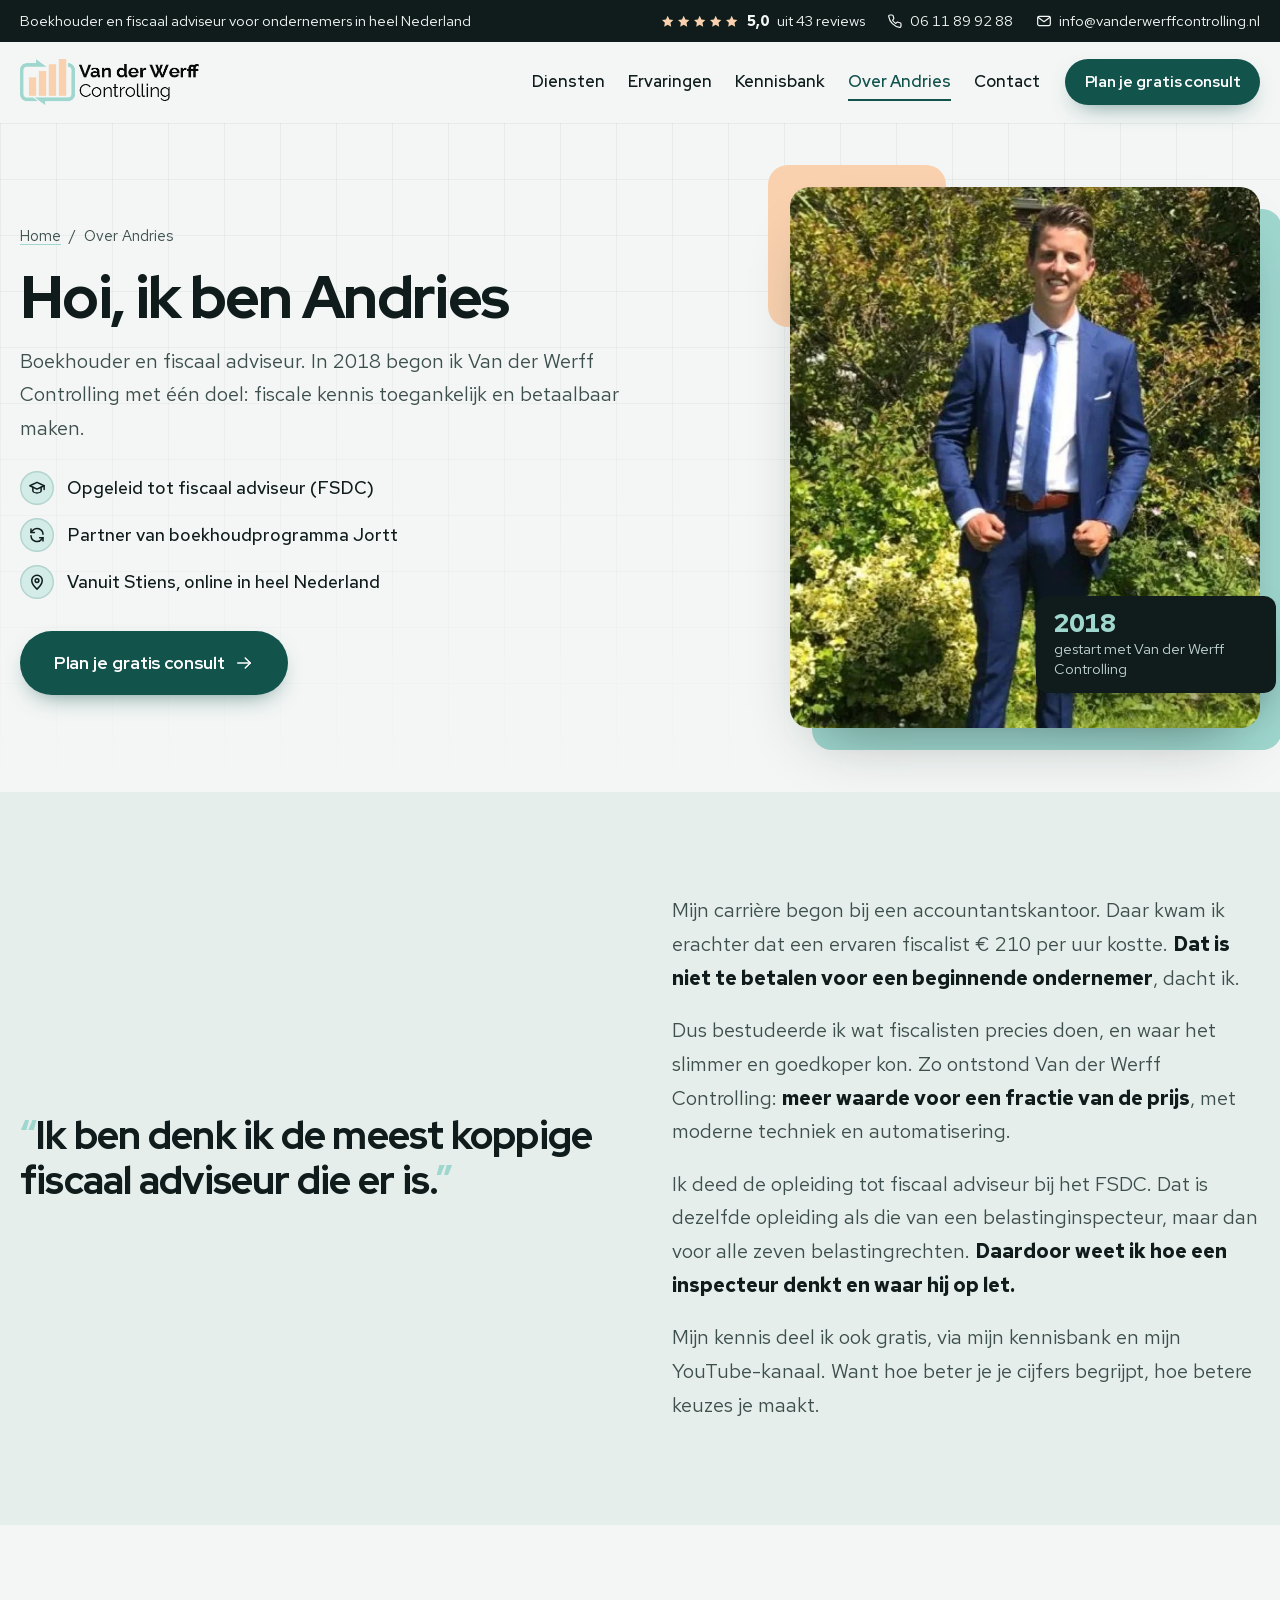
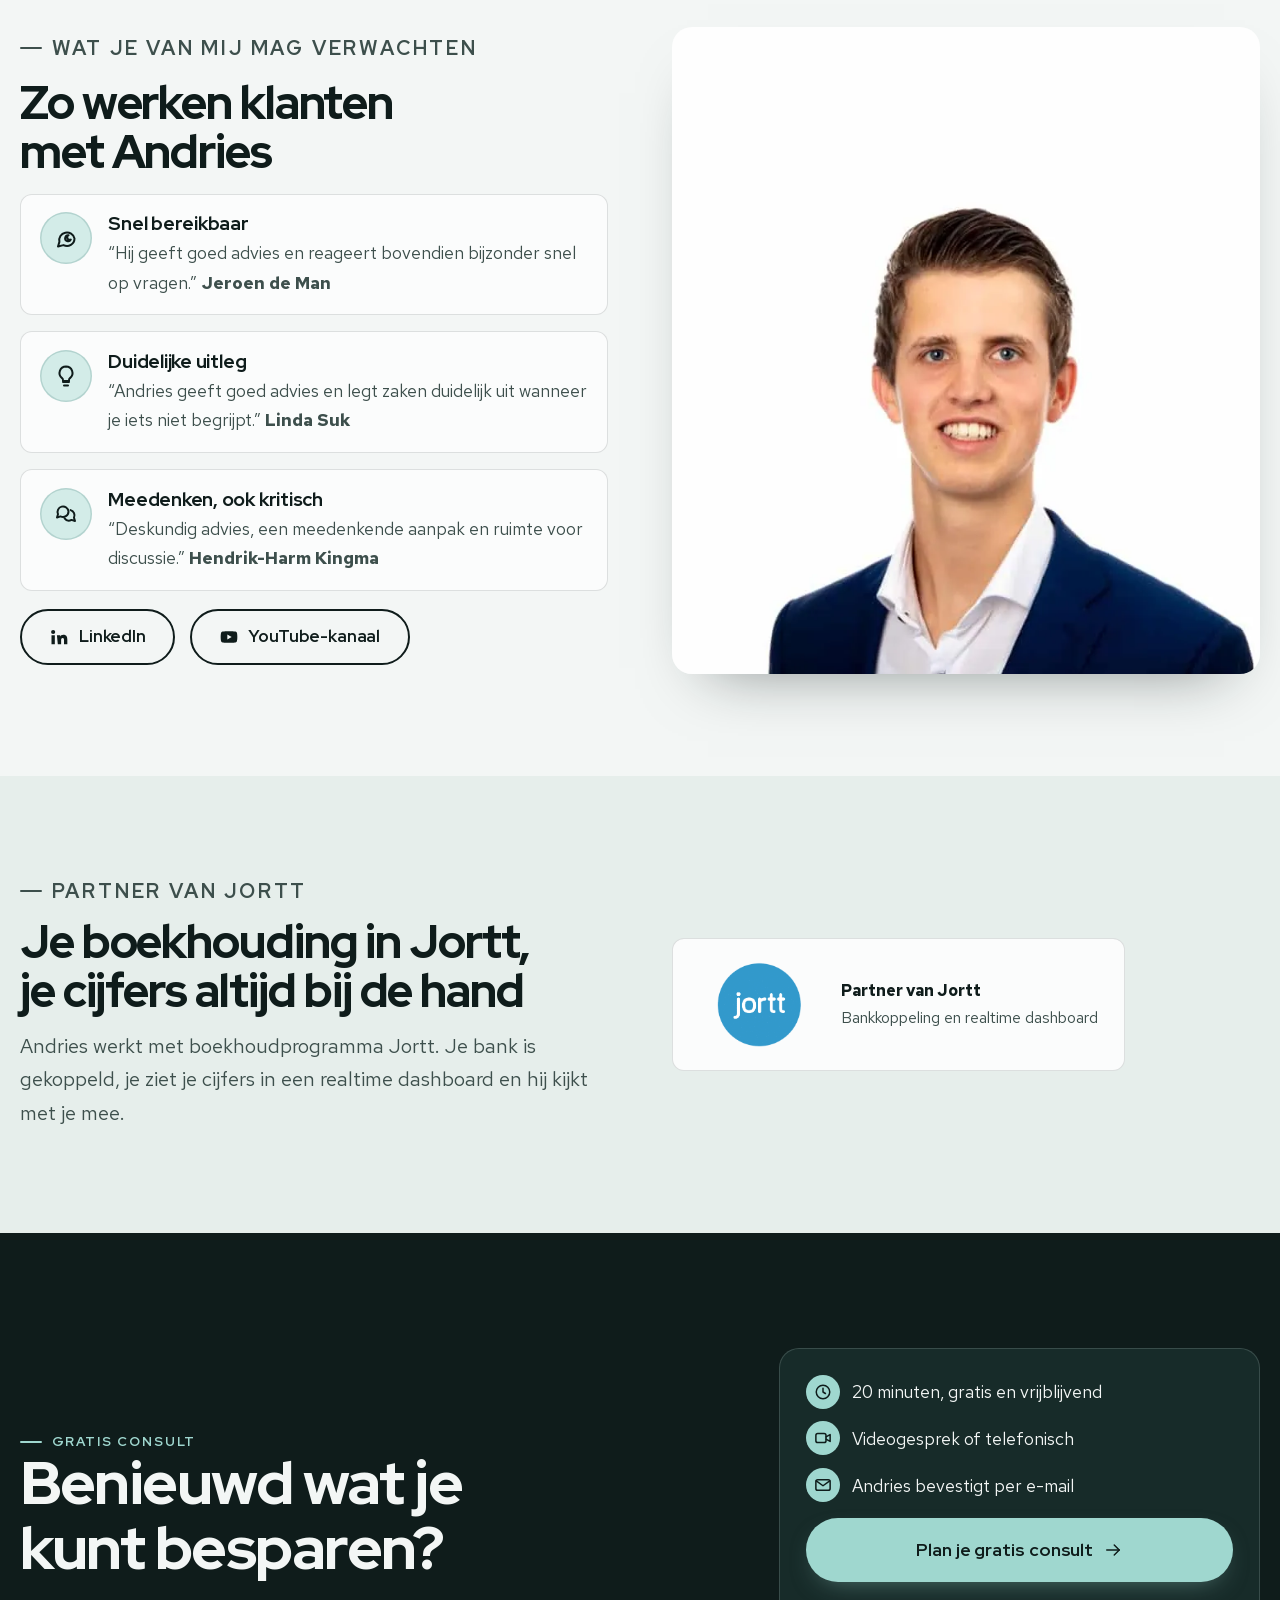
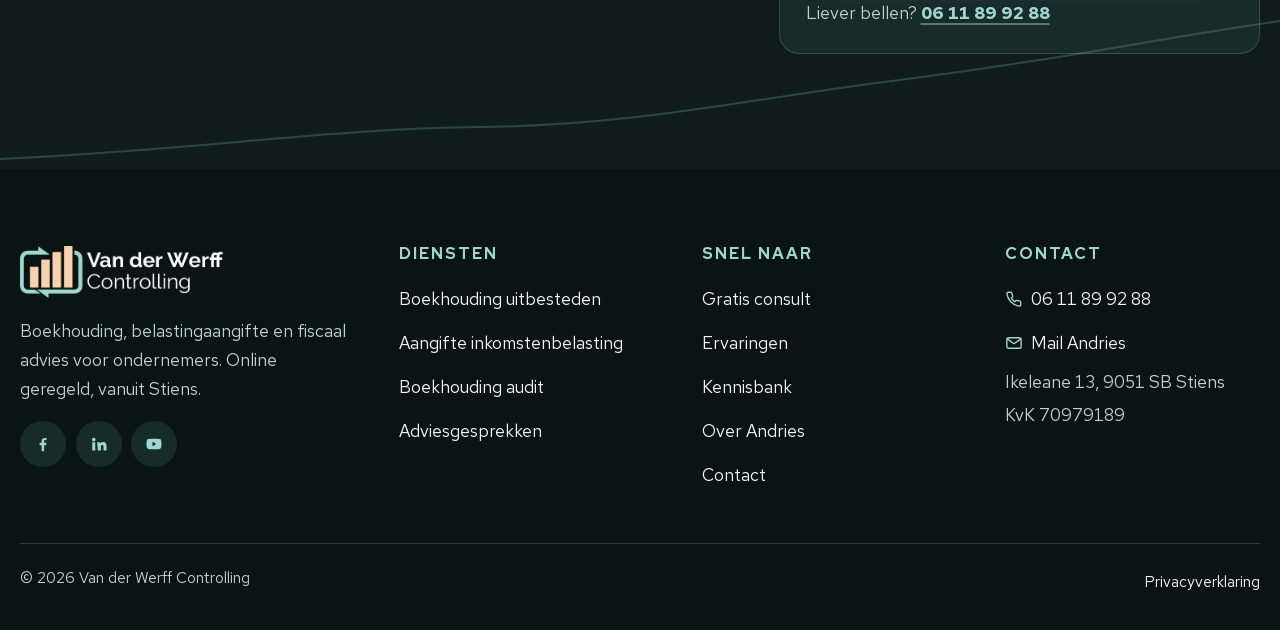
<file: over-andries.html>
<!doctype html>
<html lang="nl">
<head>
<meta charset="utf-8">
<meta name="viewport" content="width=device-width, initial-scale=1">
<title>Over Andries van der Werff | Van der Werff Controlling</title>
<meta name="description" content="Andries van der Werff startte in 2018 Van der Werff Controlling om fiscale kennis toegankelijk en betaalbaar te maken. Opgeleid tot fiscaal adviseur, partner van Jortt.">
<link rel="canonical" href="https://vanderwerffcontrolling.nl/over-andries.html">
<meta property="og:type" content="website">
<meta property="og:locale" content="nl_NL">
<meta property="og:site_name" content="Van der Werff Controlling">
<meta property="og:title" content="Over Andries van der Werff | Van der Werff Controlling">
<meta property="og:description" content="Andries van der Werff startte in 2018 Van der Werff Controlling om fiscale kennis toegankelijk en betaalbaar te maken. Opgeleid tot fiscaal adviseur, partner van Jortt.">
<meta property="og:url" content="https://vanderwerffcontrolling.nl/over-andries.html">
<meta property="og:image" content="https://vanderwerffcontrolling.nl/assets/img/og.jpg">
<meta property="og:image:width" content="1200">
<meta property="og:image:height" content="630">
<meta name="twitter:card" content="summary_large_image">
<meta name="theme-color" content="#0f1c1b">
<link rel="icon" href="assets/img/favicon-32.png" sizes="32x32" type="image/png">
<link rel="icon" href="assets/img/favicon-192.png" sizes="192x192" type="image/png">
<link rel="apple-touch-icon" href="assets/img/apple-touch-icon.png">
<link rel="preload" href="assets/fonts/red-hat-display.woff2" as="font" type="font/woff2" crossorigin>
<link rel="preload" href="assets/fonts/red-hat-text.woff2" as="font" type="font/woff2" crossorigin>
<link rel="stylesheet" href="css/style.css?v=13">
<script type="application/ld+json">
{
 "@context": "https://schema.org",
 "@type": "Person",
 "name": "Andries van der Werff",
 "jobTitle": "Boekhouder en fiscaal adviseur",
 "image": "https://vanderwerffcontrolling.nl/assets/img/andries-colbert.webp",
 "worksFor": {
  "@id": "https://vanderwerffcontrolling.nl/#bedrijf",
  "@type": "AccountingService",
  "name": "Van der Werff Controlling"
 }
}
</script>
<script type="application/ld+json">
{
 "@context": "https://schema.org",
 "@type": "BreadcrumbList",
 "itemListElement": [
  {
   "@type": "ListItem",
   "position": 1,
   "name": "Home",
   "item": "https://vanderwerffcontrolling.nl/"
  },
  {
   "@type": "ListItem",
   "position": 2,
   "name": "Over Andries",
   "item": "https://vanderwerffcontrolling.nl/over-andries.html"
  }
 ]
}
</script>
</head>
<body>
<a class="overslaan" href="#inhoud">Naar de inhoud</a>
<div class="topbalk">
  <div class="wrap">
    <span class="zin">Boekhouder en fiscaal adviseur voor ondernemers in heel Nederland</span>
    <div class="topbalk-rechts">
      <a class="score" href="ervaringen.html"><span class="sterren" role="img" aria-label="5 van 5 sterren"></span> <strong>5,0</strong> uit 43 reviews</a>
      <a href="tel:+31611899288"><svg class="ic" aria-hidden="true"><use href="assets/iconen.svg#i-telefoon"/></svg> 06 11 89 92 88</a>
      <a class="mail" href="mailto:info@vanderwerffcontrolling.nl"><svg class="ic" aria-hidden="true"><use href="assets/iconen.svg#i-mail"/></svg> info@vanderwerffcontrolling.nl</a>
    </div>
  </div>
</div>
<header class="balk" data-balk>
  <div class="wrap">
    <a class="logo" href="index.html" aria-label="Van der Werff Controlling, naar de homepage">
      <img src="assets/img/logo.png" alt="Van der Werff Controlling" width="350" height="90">
    </a>
    <nav class="nav" aria-label="Hoofdmenu">
      <div class="nav-links"><a href="diensten.html">Diensten</a><a href="ervaringen.html">Ervaringen</a><a href="kennisbank.html">Kennisbank</a><a href="over-andries.html" aria-current="page">Over Andries</a><a href="contact.html">Contact</a></div>
      <a class="knop knop-vol knop-klein" href="gratis-consult.html">Plan je gratis consult</a>
      <button class="menuknop" type="button" aria-expanded="false" aria-controls="mobiel-menu" data-menuknop><svg class="ic" aria-hidden="true"><use href="assets/iconen.svg#i-menu"/></svg><span class="sr-only">Menu openen</span></button>
    </nav>
  </div>
</header>
<div class="mobiel-menu" id="mobiel-menu" data-menu>
  <div class="mobiel-menu-kop">
    <img src="assets/img/logo-wit.png" alt="Van der Werff Controlling" width="500" height="128">
    <button class="sluit" type="button" data-menusluit aria-label="Menu sluiten"><svg class="ic" aria-hidden="true"><use href="assets/iconen.svg#i-sluit"/></svg></button>
  </div>
  <nav aria-label="Mobiel menu">
      <a href="index.html">Home<svg class="ic" aria-hidden="true"><use href="assets/iconen.svg#i-pijl"/></svg></a>
      <a href="diensten.html">Diensten<svg class="ic" aria-hidden="true"><use href="assets/iconen.svg#i-pijl"/></svg></a>
      <a href="ervaringen.html">Ervaringen<svg class="ic" aria-hidden="true"><use href="assets/iconen.svg#i-pijl"/></svg></a>
      <a href="kennisbank.html">Kennisbank<svg class="ic" aria-hidden="true"><use href="assets/iconen.svg#i-pijl"/></svg></a>
      <a href="over-andries.html" aria-current="page">Over Andries<svg class="ic" aria-hidden="true"><use href="assets/iconen.svg#i-pijl"/></svg></a>
      <a href="contact.html">Contact<svg class="ic" aria-hidden="true"><use href="assets/iconen.svg#i-pijl"/></svg></a>
  </nav>
  <div class="mobiel-menu-voet">
    <a class="knop knop-mint knop-groot" href="gratis-consult.html">Plan je gratis consult <svg class="ic pijl" aria-hidden="true"><use href="assets/iconen.svg#i-pijl"/></svg></a>
    <div class="contactregel">
      <a href="tel:+31611899288"><svg class="ic" aria-hidden="true"><use href="assets/iconen.svg#i-telefoon"/></svg> 06 11 89 92 88</a>
      <a href="mailto:info@vanderwerffcontrolling.nl"><svg class="ic" aria-hidden="true"><use href="assets/iconen.svg#i-mail"/></svg> Mail Andries</a>
    </div>
  </div>
</div>
<main id="inhoud">
<section class="paginakop" data-hero aria-label="Over Andries">
  <div class="hero-raster-bg" aria-hidden="true"></div>
  <div class="wrap paginakop-raster">
    <div>
      <nav class="kruimel" aria-label="Kruimelpad" data-hero-item><a href="index.html">Home</a> / <span>Over Andries</span></nav>
      <h1 data-hero-item>Hoi, ik ben Andries</h1>
      <p class="lead" data-hero-item>Boekhouder en fiscaal adviseur. In 2018 begon ik Van der Werff Controlling met één doel: fiscale kennis toegankelijk en betaalbaar maken.</p>
      <ul class="punten" data-hero-item>
        <li><span class="icirkel"><svg class="ic" aria-hidden="true"><use href="assets/iconen.svg#i-diploma"/></svg></span>Opgeleid tot fiscaal adviseur (FSDC)</li>
        <li><span class="icirkel"><svg class="ic" aria-hidden="true"><use href="assets/iconen.svg#i-sync"/></svg></span>Partner van boekhoudprogramma Jortt</li>
        <li><span class="icirkel"><svg class="ic" aria-hidden="true"><use href="assets/iconen.svg#i-locatie"/></svg></span>Vanuit Stiens, online in heel Nederland</li>
      </ul>
      <div class="knoppen" data-hero-item>
        <a class="knop knop-vol" href="gratis-consult.html">Plan je gratis consult <svg class="ic pijl" aria-hidden="true"><use href="assets/iconen.svg#i-pijl"/></svg></a>
      </div>
    </div>
    <div class="portret-kader" data-hero-item>
      <img src="assets/img/andries-tuin.webp" alt="Andries van der Werff in een blauw pak in een tuin" width="700" height="1000" fetchpriority="high" style="aspect-ratio:4/4.6;object-position:50% 20%">
      <div class="portret-badge" data-zweef="8"><b class="cijfer">2018</b><span>gestart met Van der Werff Controlling</span></div>
    </div>
  </div>
</section>

<section class="sectie vlak-2" aria-labelledby="verhaal-kop">
  <div class="wrap blok-raster">
    <div data-rev>
      <p class="groot-citaat">Ik ben denk ik de meest koppige fiscaal adviseur die er is.</p>
    </div>
    <div class="verhaal" data-rev>
      <h2 id="verhaal-kop" class="sr-only">Mijn verhaal</h2>
      <p>Mijn carrière begon bij een accountantskantoor. Daar kwam ik erachter dat een ervaren fiscalist € 210 per uur kostte. <strong>Dat is niet te betalen voor een beginnende ondernemer</strong>, dacht ik.</p>
      <p>Dus bestudeerde ik wat fiscalisten precies doen, en waar het slimmer en goedkoper kon. Zo ontstond Van der Werff Controlling: <strong>meer waarde voor een fractie van de prijs</strong>, met moderne techniek en automatisering.</p>
      <p>Ik deed de opleiding tot fiscaal adviseur bij het FSDC. Dat is dezelfde opleiding als die van een belastinginspecteur, maar dan voor alle zeven belastingrechten. <strong>Daardoor weet ik hoe een inspecteur denkt en waar hij op let.</strong></p>
      <p>Mijn kennis deel ik ook gratis, via mijn kennisbank en mijn YouTube-kanaal. Want hoe beter je je cijfers begrijpt, hoe betere keuzes je maakt.</p>
    </div>
  </div>
</section>

<section class="sectie" aria-labelledby="verwacht-kop">
  <div class="wrap blok-raster omgekeerd">
    <div class="beeld-kader" data-rev="rechts" style="aspect-ratio:4/4.4">
      <img src="assets/img/andries-colbert.webp" alt="Portret van Andries van der Werff" width="712" height="890" loading="lazy" style="object-position:50% 20%">
    </div>
    <div class="dienst-tekst" data-rev>
      <p class="eyebrow">Wat je van mij mag verwachten</p>
      <h2 id="verwacht-kop">Zo werken klanten met Andries</h2>
      <ul class="voordeel-lijst">
        <li class="voordeel"><span class="icirkel groot"><svg class="ic" aria-hidden="true"><use href="assets/iconen.svg#i-antwoord"/></svg></span><div><h3>Snel bereikbaar</h3><p>&ldquo;Hij geeft goed advies en reageert bovendien bijzonder snel op vragen.&rdquo; <strong>Jeroen de Man</strong></p></div></li>
        <li class="voordeel"><span class="icirkel groot"><svg class="ic" aria-hidden="true"><use href="assets/iconen.svg#i-lamp"/></svg></span><div><h3>Duidelijke uitleg</h3><p>&ldquo;Andries geeft goed advies en legt zaken duidelijk uit wanneer je iets niet begrijpt.&rdquo; <strong>Linda Suk</strong></p></div></li>
        <li class="voordeel"><span class="icirkel groot"><svg class="ic" aria-hidden="true"><use href="assets/iconen.svg#i-advies"/></svg></span><div><h3>Meedenken, ook kritisch</h3><p>&ldquo;Deskundig advies, een meedenkende aanpak en ruimte voor discussie.&rdquo; <strong>Hendrik-Harm Kingma</strong></p></div></li>
      </ul>
      <div class="knoppen">
        <a class="knop knop-lijn" href="https://www.linkedin.com/company/van-der-werff-controlling/" rel="noopener" target="_blank"><svg class="ic" aria-hidden="true"><use href="assets/iconen.svg#i-linkedin"/></svg> LinkedIn</a>
        <a class="knop knop-lijn" href="https://www.youtube.com/channel/UCAKu2BlNx5EaFNyX-4FA57A" rel="noopener" target="_blank"><svg class="ic" aria-hidden="true"><use href="assets/iconen.svg#i-youtube"/></svg> YouTube-kanaal</a>
      </div>
    </div>
  </div>
</section>

<section class="sectie vlak-2" aria-labelledby="jortt-kop">
  <div class="wrap kennis-band">
    <div class="kop" data-rev style="margin-bottom:0">
      <p class="eyebrow">Partner van Jortt</p>
      <h2 id="jortt-kop">Je boekhouding in Jortt, je cijfers altijd bij de hand</h2>
      <p>Andries werkt met boekhoudprogramma Jortt. Je bank is gekoppeld, je ziet je cijfers in een realtime dashboard en hij kijkt met je mee.</p>
    </div>
    <div class="partner" data-rev style="padding:1.4rem 1.6rem;gap:1.4rem;justify-self:start">
      <img src="assets/img/jortt.png" alt="Logo van Jortt" width="345" height="245" loading="lazy" style="width:120px;height:86px">
      <span><strong>Partner van Jortt</strong><br><span class="dim">Bankkoppeling en realtime dashboard</span></span>
    </div>
  </div>
</section>

<section class="slot donker" aria-labelledby="slot-kop">
  <svg class="slot-lijn" viewBox="0 0 1200 160" preserveAspectRatio="none" aria-hidden="true"><path d="M0 150 C 200 140, 300 120, 450 118 S 700 90, 850 70 S 1080 30, 1200 12" fill="none" stroke="currentColor" stroke-width="2" vector-effect="non-scaling-stroke"/></svg>
  <div class="wrap slot-raster">
    <div data-rev>
      <p class="eyebrow">Gratis consult</p>
      <h2 id="slot-kop">Benieuwd wat je kunt besparen?</h2>
    </div>
    <div class="slot-kaart" data-rev>
      <ul class="punten">
        <li><span class="icirkel"><svg class="ic" aria-hidden="true"><use href="assets/iconen.svg#i-klok"/></svg></span>20 minuten, gratis en vrijblijvend</li>
        <li><span class="icirkel"><svg class="ic" aria-hidden="true"><use href="assets/iconen.svg#i-video"/></svg></span>Videogesprek of telefonisch</li>
        <li><span class="icirkel"><svg class="ic" aria-hidden="true"><use href="assets/iconen.svg#i-mail"/></svg></span>Andries bevestigt per e-mail</li>
      </ul>
      <a class="knop knop-vol knop-groot" href="gratis-consult.html">Plan je gratis consult <svg class="ic pijl" aria-hidden="true"><use href="assets/iconen.svg#i-pijl"/></svg></a>
      <p class="dim">Liever bellen? <a class="tekstlink" href="tel:+31611899288">06 11 89 92 88</a></p>
    </div>
  </div>
</section>
</main>
<footer class="voet">
  <div class="wrap">
    <div class="voet-raster">
      <div class="voet-merk">
        <img class="logo-wit" src="assets/img/logo-wit.png" alt="Van der Werff Controlling" width="500" height="128" loading="lazy">
        <p>Boekhouding, belastingaangifte en fiscaal advies voor ondernemers. Online geregeld, vanuit Stiens.</p>
        <div class="socials">
          <a href="https://www.facebook.com/vanderwerffcontrolling" rel="noopener" target="_blank" aria-label="Facebook"><svg class="ic" aria-hidden="true"><use href="assets/iconen.svg#i-facebook"/></svg></a>
          <a href="https://www.linkedin.com/company/van-der-werff-controlling/" rel="noopener" target="_blank" aria-label="LinkedIn"><svg class="ic" aria-hidden="true"><use href="assets/iconen.svg#i-linkedin"/></svg></a>
          <a href="https://www.youtube.com/channel/UCAKu2BlNx5EaFNyX-4FA57A" rel="noopener" target="_blank" aria-label="YouTube"><svg class="ic" aria-hidden="true"><use href="assets/iconen.svg#i-youtube"/></svg></a>
        </div>
      </div>
      <div>
        <h2>Diensten</h2>
        <ul>
          <li><a href="boekhouding-uitbesteden.html">Boekhouding uitbesteden</a></li>
          <li><a href="aangifte-inkomstenbelasting.html">Aangifte inkomstenbelasting</a></li>
          <li><a href="diensten.html#audit">Boekhouding audit</a></li>
          <li><a href="diensten.html#advies">Adviesgesprekken</a></li>
        </ul>
      </div>
      <div>
        <h2>Snel naar</h2>
        <ul>
          <li><a href="gratis-consult.html">Gratis consult</a></li>
          <li><a href="ervaringen.html">Ervaringen</a></li>
          <li><a href="kennisbank.html">Kennisbank</a></li>
          <li><a href="over-andries.html">Over Andries</a></li>
          <li><a href="contact.html">Contact</a></li>
        </ul>
      </div>
      <div>
        <h2>Contact</h2>
        <ul>
          <li><a href="tel:+31611899288"><svg class="ic" aria-hidden="true"><use href="assets/iconen.svg#i-telefoon"/></svg> 06 11 89 92 88</a></li>
          <li><a href="mailto:info@vanderwerffcontrolling.nl"><svg class="ic" aria-hidden="true"><use href="assets/iconen.svg#i-mail"/></svg> Mail Andries</a></li>
          <li>Ikeleane 13, 9051 SB Stiens</li>
          <li>KvK 70979189</li>
        </ul>
      </div>
    </div>
    <div class="voet-onder">
      <span>&copy; <span data-jaar>2026</span> Van der Werff Controlling</span>
      <span><a href="privacy.html">Privacyverklaring</a></span>
    </div>
  </div>
</footer>
<div class="actiebalk" data-mobielcta>
  <a class="bel" href="tel:+31611899288" aria-label="Bel Andries"><svg class="ic" aria-hidden="true"><use href="assets/iconen.svg#i-telefoon"/></svg></a>
  <a class="hoofd" href="gratis-consult.html">Plan je gratis consult</a>
</div>
<script src="js/main.js" defer></script>
</body>
</html>
</file>
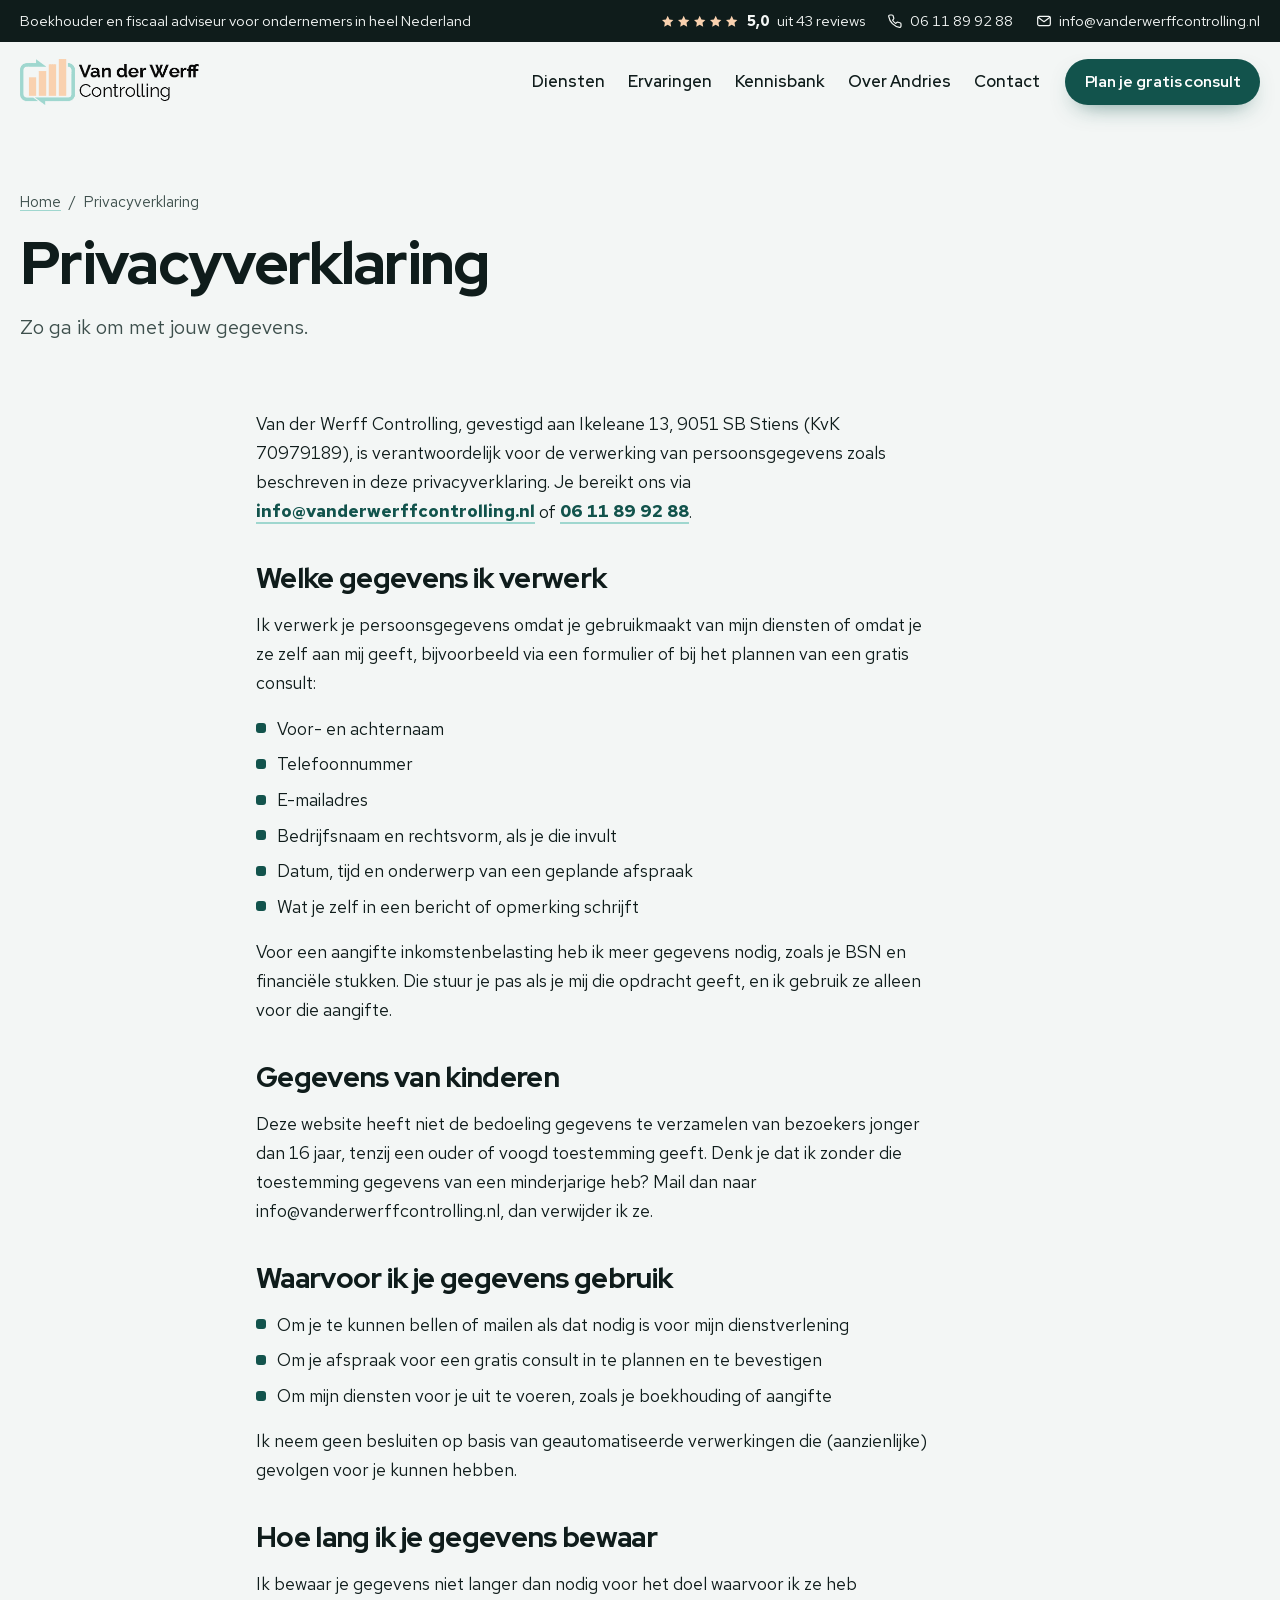
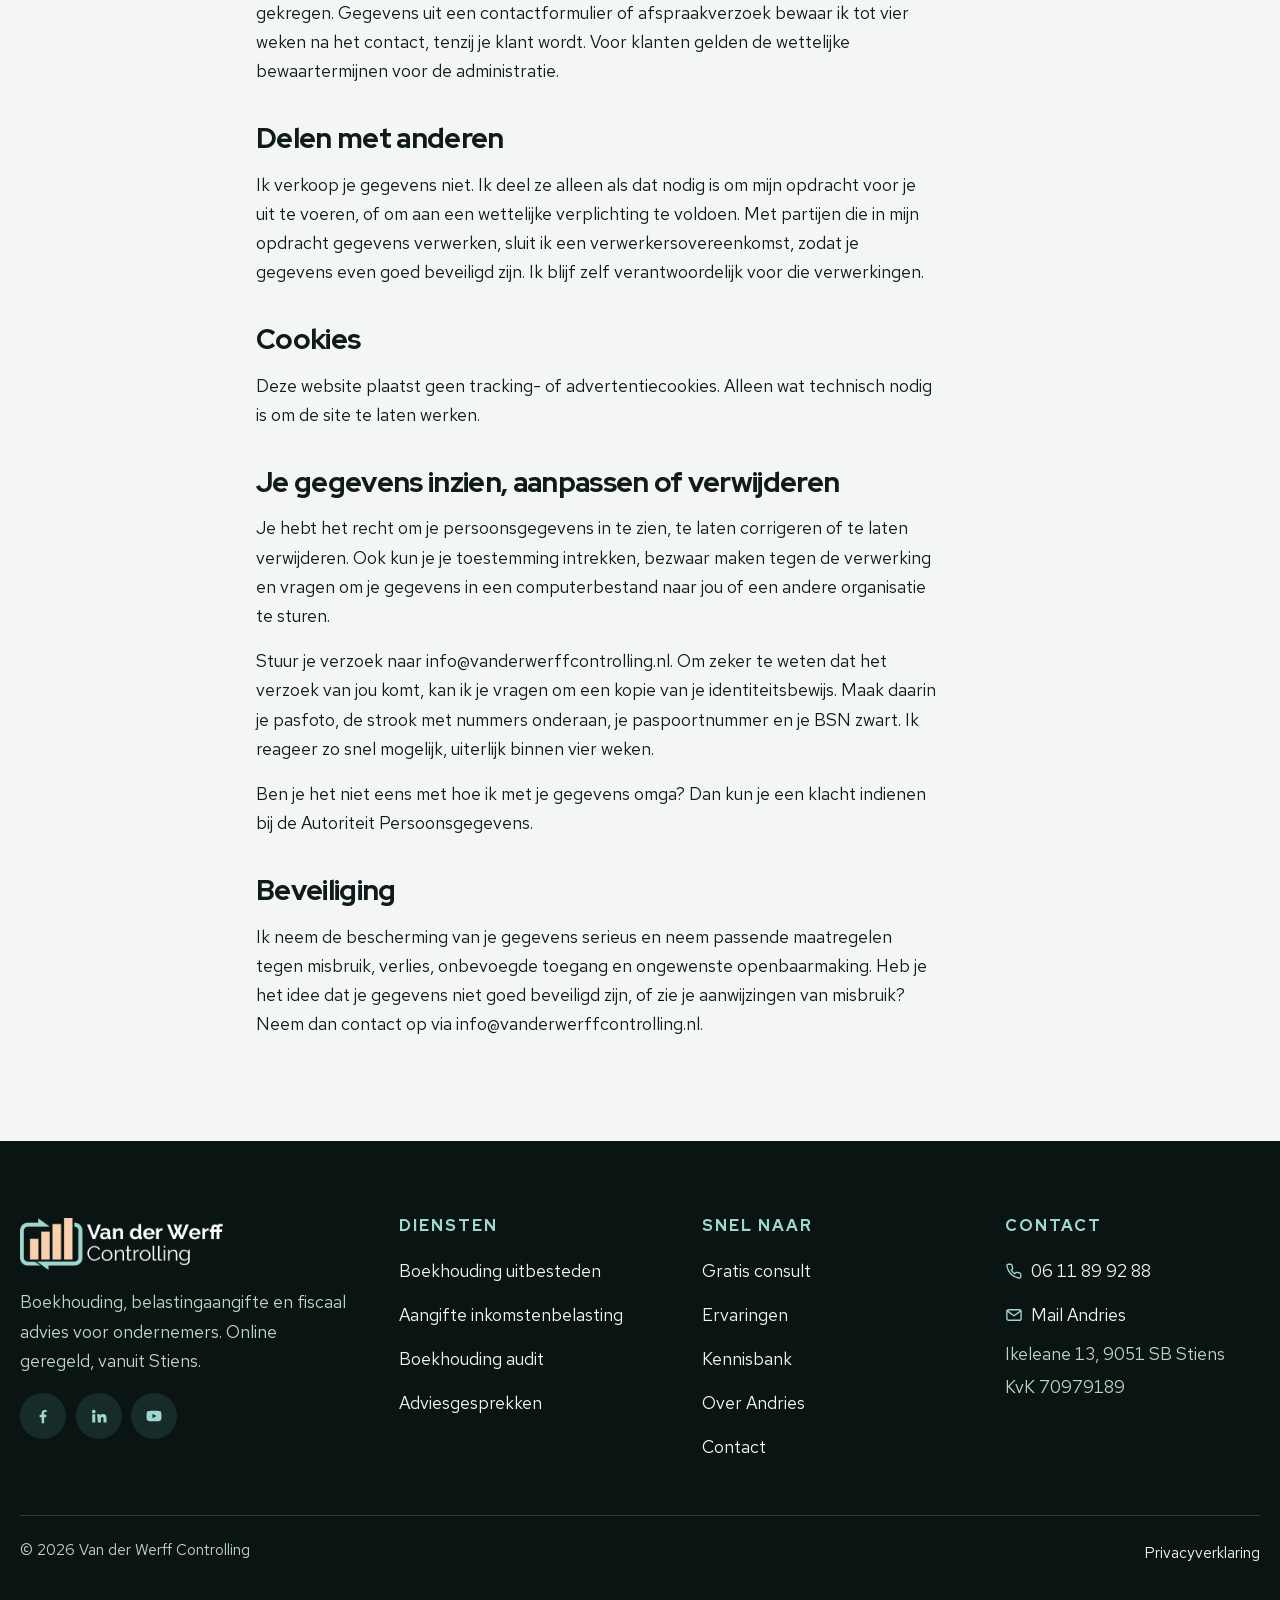
<file: privacy.html>
<!doctype html>
<html lang="nl">
<head>
<meta charset="utf-8">
<meta name="viewport" content="width=device-width, initial-scale=1">
<title>Privacyverklaring | Van der Werff Controlling</title>
<meta name="description" content="Hoe Van der Werff Controlling in Stiens omgaat met je persoonsgegevens: welke gegevens, waarvoor, hoe lang, en hoe je ze inziet, aanpast of laat verwijderen.">
<link rel="canonical" href="https://vanderwerffcontrolling.nl/privacy.html">
<meta property="og:type" content="website">
<meta property="og:locale" content="nl_NL">
<meta property="og:site_name" content="Van der Werff Controlling">
<meta property="og:title" content="Privacyverklaring | Van der Werff Controlling">
<meta property="og:description" content="Hoe Van der Werff Controlling in Stiens omgaat met je persoonsgegevens: welke gegevens, waarvoor, hoe lang, en hoe je ze inziet, aanpast of laat verwijderen.">
<meta property="og:url" content="https://vanderwerffcontrolling.nl/privacy.html">
<meta property="og:image" content="https://vanderwerffcontrolling.nl/assets/img/og.jpg">
<meta property="og:image:width" content="1200">
<meta property="og:image:height" content="630">
<meta name="twitter:card" content="summary_large_image">
<meta name="theme-color" content="#0f1c1b">
<link rel="icon" href="assets/img/favicon-32.png" sizes="32x32" type="image/png">
<link rel="icon" href="assets/img/favicon-192.png" sizes="192x192" type="image/png">
<link rel="apple-touch-icon" href="assets/img/apple-touch-icon.png">
<link rel="preload" href="assets/fonts/red-hat-display.woff2" as="font" type="font/woff2" crossorigin>
<link rel="preload" href="assets/fonts/red-hat-text.woff2" as="font" type="font/woff2" crossorigin>
<link rel="stylesheet" href="css/style.css?v=13">
<script type="application/ld+json">
{
 "@context": "https://schema.org",
 "@type": "BreadcrumbList",
 "itemListElement": [
  {
   "@type": "ListItem",
   "position": 1,
   "name": "Home",
   "item": "https://vanderwerffcontrolling.nl/"
  },
  {
   "@type": "ListItem",
   "position": 2,
   "name": "Privacyverklaring",
   "item": "https://vanderwerffcontrolling.nl/privacy.html"
  }
 ]
}
</script>
</head>
<body>
<a class="overslaan" href="#inhoud">Naar de inhoud</a>
<div class="topbalk">
  <div class="wrap">
    <span class="zin">Boekhouder en fiscaal adviseur voor ondernemers in heel Nederland</span>
    <div class="topbalk-rechts">
      <a class="score" href="ervaringen.html"><span class="sterren" role="img" aria-label="5 van 5 sterren"></span> <strong>5,0</strong> uit 43 reviews</a>
      <a href="tel:+31611899288"><svg class="ic" aria-hidden="true"><use href="assets/iconen.svg#i-telefoon"/></svg> 06 11 89 92 88</a>
      <a class="mail" href="mailto:info@vanderwerffcontrolling.nl"><svg class="ic" aria-hidden="true"><use href="assets/iconen.svg#i-mail"/></svg> info@vanderwerffcontrolling.nl</a>
    </div>
  </div>
</div>
<header class="balk" data-balk>
  <div class="wrap">
    <a class="logo" href="index.html" aria-label="Van der Werff Controlling, naar de homepage">
      <img src="assets/img/logo.png" alt="Van der Werff Controlling" width="350" height="90">
    </a>
    <nav class="nav" aria-label="Hoofdmenu">
      <div class="nav-links"><a href="diensten.html">Diensten</a><a href="ervaringen.html">Ervaringen</a><a href="kennisbank.html">Kennisbank</a><a href="over-andries.html">Over Andries</a><a href="contact.html">Contact</a></div>
      <a class="knop knop-vol knop-klein" href="gratis-consult.html">Plan je gratis consult</a>
      <button class="menuknop" type="button" aria-expanded="false" aria-controls="mobiel-menu" data-menuknop><svg class="ic" aria-hidden="true"><use href="assets/iconen.svg#i-menu"/></svg><span class="sr-only">Menu openen</span></button>
    </nav>
  </div>
</header>
<div class="mobiel-menu" id="mobiel-menu" data-menu>
  <div class="mobiel-menu-kop">
    <img src="assets/img/logo-wit.png" alt="Van der Werff Controlling" width="500" height="128">
    <button class="sluit" type="button" data-menusluit aria-label="Menu sluiten"><svg class="ic" aria-hidden="true"><use href="assets/iconen.svg#i-sluit"/></svg></button>
  </div>
  <nav aria-label="Mobiel menu">
      <a href="index.html">Home<svg class="ic" aria-hidden="true"><use href="assets/iconen.svg#i-pijl"/></svg></a>
      <a href="diensten.html">Diensten<svg class="ic" aria-hidden="true"><use href="assets/iconen.svg#i-pijl"/></svg></a>
      <a href="ervaringen.html">Ervaringen<svg class="ic" aria-hidden="true"><use href="assets/iconen.svg#i-pijl"/></svg></a>
      <a href="kennisbank.html">Kennisbank<svg class="ic" aria-hidden="true"><use href="assets/iconen.svg#i-pijl"/></svg></a>
      <a href="over-andries.html">Over Andries<svg class="ic" aria-hidden="true"><use href="assets/iconen.svg#i-pijl"/></svg></a>
      <a href="contact.html">Contact<svg class="ic" aria-hidden="true"><use href="assets/iconen.svg#i-pijl"/></svg></a>
  </nav>
  <div class="mobiel-menu-voet">
    <a class="knop knop-mint knop-groot" href="gratis-consult.html">Plan je gratis consult <svg class="ic pijl" aria-hidden="true"><use href="assets/iconen.svg#i-pijl"/></svg></a>
    <div class="contactregel">
      <a href="tel:+31611899288"><svg class="ic" aria-hidden="true"><use href="assets/iconen.svg#i-telefoon"/></svg> 06 11 89 92 88</a>
      <a href="mailto:info@vanderwerffcontrolling.nl"><svg class="ic" aria-hidden="true"><use href="assets/iconen.svg#i-mail"/></svg> Mail Andries</a>
    </div>
  </div>
</div>
<main id="inhoud">
<section class="paginakop" data-hero aria-label="Privacyverklaring" style="padding-bottom:clamp(1.5rem,3vw,2.5rem)">
  <div class="wrap">
    <nav class="kruimel" aria-label="Kruimelpad" data-hero-item><a href="index.html">Home</a> / <span>Privacyverklaring</span></nav>
    <h1 data-hero-item>Privacyverklaring</h1>
    <p class="lead" data-hero-item>Zo ga ik om met jouw gegevens.</p>
  </div>
</section>

<section class="sectie" aria-label="Inhoud privacyverklaring" style="padding-top:clamp(1rem,2vw,2rem)">
  <div class="wrap juridisch">
    <p>Van der Werff Controlling, gevestigd aan Ikeleane 13, 9051 SB Stiens (KvK 70979189), is verantwoordelijk voor de verwerking van persoonsgegevens zoals beschreven in deze privacyverklaring. Je bereikt ons via <a class="tekstlink" href="mailto:info@vanderwerffcontrolling.nl">info@vanderwerffcontrolling.nl</a> of <a class="tekstlink" href="tel:+31611899288">06 11 89 92 88</a>.</p>

    <h2>Welke gegevens ik verwerk</h2>
    <p>Ik verwerk je persoonsgegevens omdat je gebruikmaakt van mijn diensten of omdat je ze zelf aan mij geeft, bijvoorbeeld via een formulier of bij het plannen van een gratis consult:</p>
    <ul>
      <li>Voor- en achternaam</li>
      <li>Telefoonnummer</li>
      <li>E-mailadres</li>
      <li>Bedrijfsnaam en rechtsvorm, als je die invult</li>
      <li>Datum, tijd en onderwerp van een geplande afspraak</li>
      <li>Wat je zelf in een bericht of opmerking schrijft</li>
    </ul>
    <p>Voor een aangifte inkomstenbelasting heb ik meer gegevens nodig, zoals je BSN en financiële stukken. Die stuur je pas als je mij die opdracht geeft, en ik gebruik ze alleen voor die aangifte.</p>

    <h2>Gegevens van kinderen</h2>
    <p>Deze website heeft niet de bedoeling gegevens te verzamelen van bezoekers jonger dan 16 jaar, tenzij een ouder of voogd toestemming geeft. Denk je dat ik zonder die toestemming gegevens van een minderjarige heb? Mail dan naar info@vanderwerffcontrolling.nl, dan verwijder ik ze.</p>

    <h2>Waarvoor ik je gegevens gebruik</h2>
    <ul>
      <li>Om je te kunnen bellen of mailen als dat nodig is voor mijn dienstverlening</li>
      <li>Om je afspraak voor een gratis consult in te plannen en te bevestigen</li>
      <li>Om mijn diensten voor je uit te voeren, zoals je boekhouding of aangifte</li>
    </ul>
    <p>Ik neem geen besluiten op basis van geautomatiseerde verwerkingen die (aanzienlijke) gevolgen voor je kunnen hebben.</p>

    <h2>Hoe lang ik je gegevens bewaar</h2>
    <p>Ik bewaar je gegevens niet langer dan nodig voor het doel waarvoor ik ze heb gekregen. Gegevens uit een contactformulier of afspraakverzoek bewaar ik tot vier weken na het contact, tenzij je klant wordt. Voor klanten gelden de wettelijke bewaartermijnen voor de administratie.</p>

    <h2>Delen met anderen</h2>
    <p>Ik verkoop je gegevens niet. Ik deel ze alleen als dat nodig is om mijn opdracht voor je uit te voeren, of om aan een wettelijke verplichting te voldoen. Met partijen die in mijn opdracht gegevens verwerken, sluit ik een verwerkersovereenkomst, zodat je gegevens even goed beveiligd zijn. Ik blijf zelf verantwoordelijk voor die verwerkingen.</p>

    <h2>Cookies</h2>
    <p>Deze website plaatst geen tracking- of advertentiecookies. Alleen wat technisch nodig is om de site te laten werken.</p>

    <h2>Je gegevens inzien, aanpassen of verwijderen</h2>
    <p>Je hebt het recht om je persoonsgegevens in te zien, te laten corrigeren of te laten verwijderen. Ook kun je je toestemming intrekken, bezwaar maken tegen de verwerking en vragen om je gegevens in een computerbestand naar jou of een andere organisatie te sturen.</p>
    <p>Stuur je verzoek naar info@vanderwerffcontrolling.nl. Om zeker te weten dat het verzoek van jou komt, kan ik je vragen om een kopie van je identiteitsbewijs. Maak daarin je pasfoto, de strook met nummers onderaan, je paspoortnummer en je BSN zwart. Ik reageer zo snel mogelijk, uiterlijk binnen vier weken.</p>
    <p>Ben je het niet eens met hoe ik met je gegevens omga? Dan kun je een klacht indienen bij de Autoriteit Persoonsgegevens.</p>

    <h2>Beveiliging</h2>
    <p>Ik neem de bescherming van je gegevens serieus en neem passende maatregelen tegen misbruik, verlies, onbevoegde toegang en ongewenste openbaarmaking. Heb je het idee dat je gegevens niet goed beveiligd zijn, of zie je aanwijzingen van misbruik? Neem dan contact op via info@vanderwerffcontrolling.nl.</p>
  </div>
</section>
</main>
<footer class="voet">
  <div class="wrap">
    <div class="voet-raster">
      <div class="voet-merk">
        <img class="logo-wit" src="assets/img/logo-wit.png" alt="Van der Werff Controlling" width="500" height="128" loading="lazy">
        <p>Boekhouding, belastingaangifte en fiscaal advies voor ondernemers. Online geregeld, vanuit Stiens.</p>
        <div class="socials">
          <a href="https://www.facebook.com/vanderwerffcontrolling" rel="noopener" target="_blank" aria-label="Facebook"><svg class="ic" aria-hidden="true"><use href="assets/iconen.svg#i-facebook"/></svg></a>
          <a href="https://www.linkedin.com/company/van-der-werff-controlling/" rel="noopener" target="_blank" aria-label="LinkedIn"><svg class="ic" aria-hidden="true"><use href="assets/iconen.svg#i-linkedin"/></svg></a>
          <a href="https://www.youtube.com/channel/UCAKu2BlNx5EaFNyX-4FA57A" rel="noopener" target="_blank" aria-label="YouTube"><svg class="ic" aria-hidden="true"><use href="assets/iconen.svg#i-youtube"/></svg></a>
        </div>
      </div>
      <div>
        <h2>Diensten</h2>
        <ul>
          <li><a href="boekhouding-uitbesteden.html">Boekhouding uitbesteden</a></li>
          <li><a href="aangifte-inkomstenbelasting.html">Aangifte inkomstenbelasting</a></li>
          <li><a href="diensten.html#audit">Boekhouding audit</a></li>
          <li><a href="diensten.html#advies">Adviesgesprekken</a></li>
        </ul>
      </div>
      <div>
        <h2>Snel naar</h2>
        <ul>
          <li><a href="gratis-consult.html">Gratis consult</a></li>
          <li><a href="ervaringen.html">Ervaringen</a></li>
          <li><a href="kennisbank.html">Kennisbank</a></li>
          <li><a href="over-andries.html">Over Andries</a></li>
          <li><a href="contact.html">Contact</a></li>
        </ul>
      </div>
      <div>
        <h2>Contact</h2>
        <ul>
          <li><a href="tel:+31611899288"><svg class="ic" aria-hidden="true"><use href="assets/iconen.svg#i-telefoon"/></svg> 06 11 89 92 88</a></li>
          <li><a href="mailto:info@vanderwerffcontrolling.nl"><svg class="ic" aria-hidden="true"><use href="assets/iconen.svg#i-mail"/></svg> Mail Andries</a></li>
          <li>Ikeleane 13, 9051 SB Stiens</li>
          <li>KvK 70979189</li>
        </ul>
      </div>
    </div>
    <div class="voet-onder">
      <span>&copy; <span data-jaar>2026</span> Van der Werff Controlling</span>
      <span><a href="privacy.html">Privacyverklaring</a></span>
    </div>
  </div>
</footer>
<div class="actiebalk" data-mobielcta>
  <a class="bel" href="tel:+31611899288" aria-label="Bel Andries"><svg class="ic" aria-hidden="true"><use href="assets/iconen.svg#i-telefoon"/></svg></a>
  <a class="hoofd" href="gratis-consult.html">Plan je gratis consult</a>
</div>
<script src="js/main.js" defer></script>
</body>
</html>
</file>
<file: css/style.css>
/* ==========================================================================
   Van der Werff Controlling: stijl
   Tokens bovenaan. Kleur afgeleid van het logo (mint en perzik op diep groenzwart).
   Onderaan (blok "MOTION") staat de motion-laag uit de skill, licht aangepast.
   ========================================================================== */

@font-face {
  font-family: 'Red Hat Display';
  src: url('../assets/fonts/red-hat-display.woff2') format('woff2');
  font-weight: 500 900;
  font-style: normal;
  font-display: swap;
}
@font-face {
  font-family: 'Red Hat Text';
  src: url('../assets/fonts/red-hat-text.woff2') format('woff2');
  font-weight: 400 700;
  font-style: normal;
  font-display: swap;
}

:root {
  /* ---- kleur: inkt, papier, mint, teal, perzik ---- */
  --inkt: #0f1c1b;            /* diep groenzwart: tekst en donkere secties */
  --inkt-2: #172b29;          /* vlak op donker (kaarten, dashboard) */
  --inkt-3: #0a1413;          /* footer */
  --tekst: #0f1c1b;
  --papier: #f3f6f5;          /* koel gebroken wit */
  --papier-2: #e6eeeb;        /* tweede vlak voor sectieritme */
  --vlak: #fbfcfc;            /* kaarten op licht */
  --merk: #9fd7cf;            /* mint uit het logo: vlakken, accenten op donker */
  --merk-zacht: #d3ece8;      /* mint-tint voor icooncirkels op licht */
  --merk-diep: #12534c;       /* diep teal: knoppen en links op licht (9:1 met wit) */
  --cta: #12534c;
  --cta-diep: #0b3f39;
  --tweede: #f9d1af;          /* perzik uit het logo: staven, markeringen */
  --dim: #3d4f4c;             /* zachte tekst op licht, 7,9:1 */
  --dim-op-donker: #bfd2ce;   /* zachte tekst op donker, 10:1 */
  --lijn: rgba(15, 28, 27, .13);
  --lijn-op-donker: rgba(191, 210, 206, .2);
  --fout: #9b1c1c;

  /* ---- typografie ---- */
  --display: 'Red Hat Display', 'Avenir Next', system-ui, sans-serif;
  --body: 'Red Hat Text', 'Avenir Next', system-ui, sans-serif;
  --fs-hero: clamp(2.35rem, 4.6vw + .3rem, 4.1rem);
  --fs-h1: clamp(2.2rem, 4vw + .5rem, 4rem);
  --fs-h2: clamp(1.85rem, 3vw + .5rem, 3.15rem);
  --fs-h3: clamp(1.2rem, 1vw + .8rem, 1.5rem);
  --fs-body: clamp(1rem, .25vw + .95rem, 1.0875rem);
  --fs-groot: clamp(1.08rem, .5vw + .95rem, 1.25rem);
  --fs-klein: 1rem;
  --fs-label: .82rem;

  /* ---- ruimte ---- */
  --wrap: min(1240px, 100% - 2.5rem);
  --meet: 62ch;
  --sectie: clamp(4rem, 8vw, 8.5rem);
  --gutter: clamp(1.25rem, 3vw, 2.5rem);

  /* ---- vorm en beweging ---- */
  --radius: 12px;
  --radius-groot: 20px;
  --knop-radius: 999px;
  --vlot: cubic-bezier(.22, 1, .36, 1);
  --zacht: cubic-bezier(.4, 0, .2, 1);
  --duur: .22s;
  --komop: 28px;
  --rand-verloop: linear-gradient(135deg, var(--merk) 0%, #cfe6dc 45%, var(--tweede) 100%);
}

/* ---------- reset ---------- */
* { margin: 0; padding: 0; box-sizing: border-box; }
html { scroll-behavior: smooth; overflow-x: clip; -webkit-text-size-adjust: 100%; }
[hidden] { display: none !important; }
body {
  font-family: var(--body);
  font-size: var(--fs-body);
  line-height: 1.68;
  color: var(--tekst);
  background: var(--papier);
  overflow-x: clip;
  -webkit-font-smoothing: antialiased;
  font-variant-numeric: tabular-nums;
}
img, video, svg { display: block; max-width: 100%; }
img, video { height: auto; }
a { color: inherit; text-decoration: none; }
ul, ol { list-style: none; }
button, input, select, textarea { font: inherit; color: inherit; }
button { background: none; border: 0; cursor: pointer; }
::selection { background: var(--merk); color: var(--inkt); }
:focus-visible { outline: 3px solid var(--merk-diep); outline-offset: 3px; border-radius: 4px; }
.donker :focus-visible, .sectie.donker :focus-visible { outline-color: var(--merk); }
:target, a:focus-visible, button:focus-visible { scroll-margin-top: 7rem; }

h1, h2, h3, h4 { font-family: var(--display); font-weight: 800; text-wrap: balance; color: inherit; }
h1 { font-size: var(--fs-h1); line-height: 1.02; letter-spacing: -.028em; }
h2 { font-size: var(--fs-h2); line-height: 1.06; letter-spacing: -.024em; }
h3 { font-size: var(--fs-h3); line-height: 1.22; letter-spacing: -.012em; font-weight: 750; }
p { max-width: var(--meet); }
strong { font-weight: 700; }
.cijfer { font-family: var(--display); font-variant-numeric: tabular-nums lining-nums; font-feature-settings: "tnum" 1, "lnum" 1; }

.sr-only { position: absolute; width: 1px; height: 1px; overflow: hidden; clip: rect(0 0 0 0); white-space: nowrap; }
.overslaan { position: absolute; left: 1rem; top: -4rem; z-index: 500; background: var(--inkt); color: var(--papier); padding: .8rem 1.2rem; border-radius: var(--knop-radius); }
.overslaan:focus { top: 1rem; }

/* ---------- opbouw ---------- */
.wrap { width: var(--wrap); margin-inline: auto; }
.sectie { padding-block: var(--sectie); position: relative; }
.sectie.vlak-2 { background: var(--papier-2); }
.sectie.donker, .donker { background: var(--inkt); color: var(--papier); }
.donker .dim, .sectie.donker .dim { color: var(--dim-op-donker); }
.dim { color: var(--dim); }
.kop-kaart-binnen .dim, .samenvatting .dim, .dash .dim, .portret-badge .dim { color: var(--dim-op-donker); }
.kop-kaart-binnen .eyebrow, .samenvatting .eyebrow { color: var(--merk); }
.kop-kaart-binnen .tekstlink { color: var(--merk); }

.eyebrow {
  display: inline-flex; align-items: center; gap: .6rem;
  font-family: var(--display); font-weight: 700;
  font-size: var(--fs-label); letter-spacing: .14em; text-transform: uppercase;
  color: var(--merk-diep); line-height: 1.2;
}
.eyebrow::before { content: ""; width: 22px; height: 2px; background: currentColor; border-radius: 2px; }
.donker .eyebrow { color: var(--merk); }

.kop { display: grid; gap: .9rem; margin-bottom: clamp(1.8rem, 3.5vw, 3rem); max-width: 46rem; }
.kop.midden { margin-inline: auto; text-align: center; justify-items: center; }
.kop p { color: var(--dim); font-size: var(--fs-groot); }
.donker .kop p { color: var(--dim-op-donker); }
.accent { color: var(--merk-diep); }
.donker .accent { color: var(--merk); }
.markeer { background: linear-gradient(transparent 62%, var(--tweede) 62%, var(--tweede) 92%, transparent 92%); padding-inline: .08em; }

/* ---------- knoppen ---------- */
.knop {
  display: inline-flex; align-items: center; justify-content: center; gap: .6rem;
  min-height: 56px; padding: .9rem 1.7rem;
  border-radius: var(--knop-radius);
  font-family: var(--display); font-weight: 700; font-size: 1.04rem; letter-spacing: -.005em; line-height: 1.15;
  text-align: center;
  transition: transform var(--duur) var(--vlot), background var(--duur) var(--vlot), box-shadow var(--duur) var(--vlot), color var(--duur);
  position: relative; overflow: hidden; isolation: isolate;
}
.knop svg { width: 20px; height: 20px; flex: none; }
.knop .pijl { transition: transform var(--duur) var(--vlot); }
.knop:hover .pijl { transform: translateX(4px); }
.knop:hover { transform: translateY(-2px); }
.knop:active { transform: translateY(0) scale(.98); }
.knop-vol { background: var(--cta); color: #fff; box-shadow: 0 10px 24px -12px rgba(18, 83, 76, .7); }
.knop-vol:hover { background: var(--cta-diep); box-shadow: 0 16px 30px -14px rgba(18, 83, 76, .8); }
.knop-lijn { border: 2px solid var(--inkt); color: var(--inkt); background: transparent; }
.knop-lijn:hover { background: var(--inkt); color: var(--papier); }
.donker .knop-vol, .knop-mint { background: var(--merk); color: var(--inkt); box-shadow: 0 10px 28px -14px rgba(159, 215, 207, .55); }
.donker .knop-vol:hover, .knop-mint:hover { background: #b9e4dd; }
.donker .knop-lijn { border-color: var(--merk); color: var(--papier); }
.donker .knop-lijn:hover { background: var(--merk); color: var(--inkt); }
.knop-groot { min-height: 64px; padding: 1rem 2.2rem; font-size: 1.1rem; }
.knop-klein { min-height: 46px; padding: .6rem 1.2rem; font-size: .98rem; }
.knoppen { display: flex; flex-wrap: wrap; gap: .9rem; align-items: center; }
.tekstlink { padding-block: .2em; color: var(--merk-diep); font-weight: 700; text-decoration: underline; text-decoration-thickness: 2px; text-underline-offset: 4px; text-decoration-color: var(--merk); transition: text-decoration-color var(--duur); }
.tekstlink:hover { text-decoration-color: var(--merk-diep); }
.donker .tekstlink { color: var(--merk); text-decoration-color: rgba(159, 215, 207, .45); }

/* ---------- icooncirkel en bullets ---------- */
.ic { width: 22px; height: 22px; flex: none; stroke: currentColor; fill: none; stroke-width: 1.8; stroke-linecap: round; stroke-linejoin: round; }
.icirkel {
  width: 34px; height: 34px; flex: none; border-radius: 50%;
  display: grid; place-items: center;
  background: var(--merk-zacht); color: var(--inkt);
  box-shadow: inset 0 0 0 1.5px rgba(18, 83, 76, .16);
}
.icirkel .ic { width: 18px; height: 18px; stroke-width: 2; }
.donker .icirkel { background: var(--merk); color: var(--inkt); box-shadow: none; }
.icirkel.groot { width: 52px; height: 52px; }
.icirkel.groot .ic { width: 24px; height: 24px; }
.icirkel.perzik { background: var(--tweede); }

.punten { display: grid; gap: .8rem; }
.punten li { display: flex; align-items: center; gap: .8rem; line-height: 1.35; }
.punten.groot li { font-size: var(--fs-groot); font-weight: 500; }

/* ---------- topbalk ---------- */
.topbalk { background: var(--inkt); color: var(--papier); font-size: .92rem; }
.topbalk .wrap { display: flex; align-items: center; justify-content: space-between; gap: 1rem; min-height: 42px; }
.topbalk .zin { white-space: nowrap; overflow: hidden; text-overflow: ellipsis; min-width: 0; }
.topbalk a { white-space: nowrap; display: inline-flex; align-items: center; gap: .45rem; min-height: 32px; }
.topbalk a:hover { color: var(--merk); }
.topbalk .ic { width: 16px; height: 16px; }
.topbalk-rechts { display: flex; align-items: center; gap: 1.4rem; }
.sterren {
  --s: 15px;
  display: inline-block; vertical-align: middle; flex: none;
  width: calc(var(--s) * 5 + 4px); height: var(--s);
  background: currentColor; color: var(--tweede);
  -webkit-mask: url("data:image/svg+xml,%3Csvg xmlns='http://www.w3.org/2000/svg' viewBox='0 0 25 24'%3E%3Cpath d='M12 2.8l2.8 5.8 6.3.9-4.6 4.4 1.1 6.3L12 17.2l-5.6 3 1.1-6.3L2.9 9.5l6.3-.9z'/%3E%3C/svg%3E") 0 0 / calc(var(--s) + 1px) var(--s) repeat-x;
          mask: url("data:image/svg+xml,%3Csvg xmlns='http://www.w3.org/2000/svg' viewBox='0 0 25 24'%3E%3Cpath d='M12 2.8l2.8 5.8 6.3.9-4.6 4.4 1.1 6.3L12 17.2l-5.6 3 1.1-6.3L2.9 9.5l6.3-.9z'/%3E%3C/svg%3E") 0 0 / calc(var(--s) + 1px) var(--s) repeat-x;
}
.topbalk .score strong { color: var(--papier); }

/* ---------- header ---------- */
.balk {
  position: sticky; top: 0; z-index: 100;
  background: rgba(243, 246, 245, .97);
  border-bottom: 1px solid transparent;
}
.balk.zweeft { border-bottom-color: var(--lijn); box-shadow: 0 10px 30px -22px rgba(15, 28, 27, .4); }
.balk .wrap { display: flex; align-items: center; justify-content: space-between; gap: 1.5rem; min-height: 80px; }
.logo { display: inline-flex; align-items: center; flex: none; }
.logo img { height: 46px; width: auto; }
.nav { display: flex; align-items: center; gap: clamp(1rem, 2vw, 2rem); }
.nav-links { display: flex; gap: clamp(.9rem, 1.8vw, 1.7rem); font-family: var(--display); font-weight: 600; font-size: 1.02rem; }
.nav-links a { position: relative; padding-block: .5rem; }
.nav-links a::after { content: ""; position: absolute; left: 0; right: 0; bottom: .15rem; height: 2px; background: var(--merk-diep); transform: scaleX(0); transform-origin: 0 50%; transition: transform .25s var(--vlot); }
.nav-links a:hover::after, .nav-links a[aria-current="page"]::after { transform: scaleX(1); }
.nav-links a[aria-current="page"] { color: var(--merk-diep); }
.menuknop { display: none; width: 48px; height: 48px; border-radius: 50%; align-items: center; justify-content: center; background: var(--inkt); color: var(--papier); }
.menuknop .ic { width: 22px; height: 22px; }

.mobiel-menu {
  position: fixed; inset: 0; z-index: 200;
  background: var(--inkt); color: var(--papier);
  display: flex; flex-direction: column;
  padding: 1.25rem var(--gutter) 2rem;
  transform: translateX(100%); visibility: hidden;
  transition: transform .4s var(--vlot), visibility 0s .4s;
}
.mobiel-menu.open { transform: none; visibility: visible; transition: transform .4s var(--vlot); }
.mobiel-menu-kop { display: flex; justify-content: space-between; align-items: center; min-height: 56px; }
.mobiel-menu-kop img { height: 40px; width: auto; }
.mobiel-menu .sluit { width: 48px; height: 48px; border-radius: 50%; display: grid; place-items: center; background: var(--inkt-2); color: var(--papier); }
.mobiel-menu nav { display: grid; gap: .2rem; margin-top: 2rem; }
.mobiel-menu nav a { font-family: var(--display); font-weight: 800; font-size: clamp(1.7rem, 7vw, 2.3rem); letter-spacing: -.02em; padding-block: .35rem; display: flex; justify-content: space-between; align-items: center; border-bottom: 1px solid var(--lijn-op-donker); }
.mobiel-menu nav a .ic { color: var(--merk); }
.mobiel-menu-voet { margin-top: auto; display: grid; gap: .8rem; }
.mobiel-menu-voet .contactregel { display: flex; gap: 1.2rem; flex-wrap: wrap; color: var(--dim-op-donker); }
.mobiel-menu-voet .contactregel a { display: inline-flex; gap: .5rem; align-items: center; min-height: 44px; color: var(--papier); }

/* ---------- hero ---------- */
.hero { position: relative; padding-top: clamp(2.5rem, 5vw, 4.5rem); padding-bottom: clamp(3.5rem, 6vw, 6rem); overflow: clip; }
.hero-raster-bg {
  position: absolute; inset: 0; z-index: -1; pointer-events: none;
  background-image:
    linear-gradient(to right, rgba(15, 28, 27, .05) 1px, transparent 1px),
    linear-gradient(to bottom, rgba(15, 28, 27, .05) 1px, transparent 1px);
  background-size: 56px 56px;
  -webkit-mask-image: linear-gradient(180deg, #000 0%, rgba(0,0,0,.6) 55%, transparent 100%);
  mask-image: linear-gradient(180deg, #000 0%, rgba(0,0,0,.6) 55%, transparent 100%);
}
.hero h1 { font-size: var(--fs-hero); line-height: .98; letter-spacing: -.035em; font-weight: 900; }
.hero h1 .regel { display: block; }
@media (min-width: 861px) { .hero h1 .regel { white-space: nowrap; } }
.hero-boven { display: grid; gap: 1.1rem; }
.hero-raster { display: grid; grid-template-columns: minmax(0, 1.22fr) minmax(0, 1fr); gap: clamp(2rem, 4vw, 4rem); align-items: center; }
.hero-tekst { display: grid; gap: 2rem; align-content: start; }
.hero .punten { gap: 1rem; }
.hero .punten li { font-size: clamp(1.02rem, .35vw + .95rem, 1.18rem); font-weight: 500; white-space: nowrap; }
.hero .knoppen .knop { min-height: 64px; padding: 1rem 2.1rem; font-size: 1.1rem; }
.bewijsregel { display: inline-flex; align-items: center; gap: .7rem; flex-wrap: wrap; font-size: 1rem; color: var(--dim); }
.bewijsregel a { display: inline-flex; align-items: center; gap: .55rem; min-height: 44px; }
.bewijsregel strong { color: var(--inkt); font-family: var(--display); font-size: 1.12rem; }
.bewijsregel .sterren { --s: 18px; }
.bewijsregel .sterren { color: #d98b4a; }

/* ---------- de 7 belastingrechten (signatuur) ---------- */
.rechten-zone { position: relative; display: grid; gap: 1.4rem; padding-block: .5rem 1rem; }
.rechten-kop { display: flex; align-items: center; gap: 1rem; }
.rond-portret {
  flex: none; width: 84px; height: 84px; border-radius: 50%; padding: 3px;
  background: conic-gradient(from 200deg, var(--merk), var(--tweede), var(--merk-diep), var(--merk));
  box-shadow: 0 14px 30px -14px rgba(15, 28, 27, .55);
}
.rond-portret img { width: 100%; height: 100%; border-radius: 50%; object-fit: cover; object-position: 50% 20%; border: 3px solid var(--papier); }
.rechten-label { font-size: .8rem; letter-spacing: .12em; text-transform: uppercase; font-weight: 600; color: var(--merk-diep); }
.rechten-titel { font-family: var(--display); font-weight: 800; font-size: clamp(1.3rem, 1vw + .95rem, 1.65rem); line-height: 1.12; letter-spacing: -.02em; color: var(--inkt); }
.zeven-cijfer {
  display: inline-grid; place-items: center; width: 1.45em; height: 1.45em; margin-inline: .08em; border-radius: 50%;
  background: var(--inkt); color: var(--tweede); font-size: .92em; vertical-align: .05em;
}

.rechten-tegels { list-style: none; display: grid; grid-template-columns: repeat(2, minmax(0, 1fr)); gap: .85rem; }
.rechten-tegels .recht:nth-child(even) { translate: 0 1.6rem; }
.recht {
  position: relative; display: grid; grid-template-columns: auto minmax(0, 1fr); align-items: center; gap: .8rem;
  min-height: 78px; padding: .85rem 1rem; border-radius: 16px;
  background:
    linear-gradient(var(--vlak), var(--vlak)) padding-box,
    linear-gradient(140deg, rgba(159, 215, 207, .95), rgba(249, 209, 175, .95) 60%, rgba(18, 83, 76, .25)) border-box;
  border: 1.5px solid transparent;
  box-shadow: 0 18px 34px -24px rgba(15, 28, 27, .5);
  transition: transform var(--duur) var(--vlot), box-shadow var(--duur) var(--vlot);
}
.recht:hover { transform: translateY(-3px); box-shadow: 0 24px 40px -24px rgba(15, 28, 27, .55); }
.recht-icoon { width: 44px; height: 44px; border-radius: 12px; display: grid; place-items: center; background: var(--merk-zacht); color: var(--merk-diep); }
.recht-icoon .ic { width: 24px; height: 24px; }
.recht:nth-child(3n+2) .recht-icoon { background: #fde7d3; color: #7a3f12; }
.recht-nr { position: absolute; top: .55rem; right: .8rem; font-family: var(--display); font-weight: 800; font-size: .78rem; color: var(--dim); font-variant-numeric: tabular-nums; letter-spacing: .04em; }
.recht-naam { display: grid; font-family: var(--display); font-weight: 700; font-size: 1.02rem; line-height: 1.18; color: var(--inkt); padding-right: 1.4rem; hyphens: manual; }
.recht-sub { font-family: var(--body); font-weight: 500; font-size: .92rem; color: var(--dim); margin-top: .1rem; }
.recht-zegel {
  grid-template-columns: auto minmax(0, 1fr); background: linear-gradient(var(--inkt), var(--inkt)) padding-box, linear-gradient(140deg, var(--merk), var(--tweede)) border-box;
}
.zegel-cijfer { font-family: var(--display); font-weight: 900; font-size: 1.55rem; color: var(--tweede); letter-spacing: -.02em; }
.zegel-tekst { font-size: .9rem; line-height: 1.3; color: var(--dim-op-donker); }

@media (prefers-reduced-motion: no-preference) {
  .rechten-tegels .recht { animation: tegel-in .7s var(--vlot) both; animation-delay: calc(.35s + var(--i) * .09s); }
  .rond-portret { animation: portret-in .8s cubic-bezier(.22, 1.3, .36, 1) both .15s; }
}
@keyframes tegel-in { from { opacity: 0; transform: translateY(22px) scale(.97); } to { opacity: 1; transform: none; } }
@keyframes portret-in { from { opacity: 0; transform: scale(.6) rotate(-20deg); } to { opacity: 1; transform: none; } }

@media (max-width: 860px) {
  .rechten-zone { padding-top: 1.5rem; }
}
@media (max-width: 520px) {
  .rechten-tegels { gap: .65rem; }
  .rechten-tegels .recht:nth-child(even) { translate: 0 1rem; }
  .recht { grid-template-columns: minmax(0, 1fr); align-content: start; gap: .55rem; padding: .85rem .8rem 1rem; }
  .recht-icoon { width: 40px; height: 40px; }
  .recht-naam { font-size: 1rem; padding-right: 0; }
  .rond-portret { width: 72px; height: 72px; }
}

/* ---------- bewijsstrook (KPI-tegels) ---------- */
.bewijs { background: var(--papier-2); padding-block: clamp(2.2rem, 4vw, 3.2rem); border-block: 1px solid var(--lijn); }
.bewijs-rij { display: grid; grid-template-columns: repeat(4, minmax(0, 1fr)); gap: clamp(.8rem, 2vw, 1.4rem); }
.tegel { background: var(--vlak); border-radius: var(--radius); padding: 1.1rem 1.2rem 1rem; display: grid; gap: .3rem; position: relative; overflow: hidden; border: 1px solid var(--lijn); }
.tegel-label { font-size: .86rem; font-weight: 700; color: var(--dim); letter-spacing: .02em; display: flex; align-items: center; gap: .45rem; font-family: var(--display); }
.tegel-label .ic { width: 16px; height: 16px; color: var(--merk-diep); }
.tegel-waarde { font-family: var(--display); font-weight: 900; font-size: clamp(2rem, 2.6vw + .6rem, 2.9rem); line-height: 1; letter-spacing: -.03em; display: flex; align-items: baseline; gap: .35rem; }
.tegel-waarde small { font-size: .42em; font-weight: 800; letter-spacing: 0; color: var(--merk-diep); }
.tegel p { font-size: 1rem; color: var(--dim); line-height: 1.4; }
.tegel svg.spark { position: absolute; right: .9rem; top: 1rem; width: 64px; height: 26px; }
.spark path { fill: none; stroke: var(--merk-diep); stroke-width: 2; stroke-linecap: round; stroke-linejoin: round; }
.spark .vlak { fill: rgba(159, 215, 207, .45); stroke: none; }

/* ---------- kop met tekst of knop rechts ---------- */
.kop-split { max-width: none; display: flex; justify-content: space-between; align-items: flex-end; gap: 1.2rem 3rem; flex-wrap: wrap; }
.kop-split > div { display: grid; gap: .9rem; max-width: 46rem; }
.kop-split > p { max-width: 24rem; }

/* ---------- USP-kaarten: foto met zwevende dashboard-widget ---------- */
.usp-rij { display: grid; grid-template-columns: repeat(3, minmax(0, 1fr)); gap: clamp(1rem, 2vw, 1.6rem); align-items: stretch; }
.vw {
  border-radius: var(--radius-groot); padding: 1.5px; background: var(--rand-verloop);
  box-shadow: 0 2px 4px rgba(15, 28, 27, .05), 0 26px 54px -32px rgba(15, 28, 27, .5);
}
.vw-binnen { height: 100%; background: var(--vlak); border-radius: calc(var(--radius-groot) - 1.5px); overflow: hidden; display: flex; flex-direction: column; }
.vw-foto { position: relative; aspect-ratio: 16 / 10; overflow: hidden; background: var(--inkt); }
.vw-foto img { width: 100%; height: 100%; object-fit: cover; transition: transform .8s var(--vlot); }
.vw:hover .vw-foto img { transform: scale(1.045); }
.vw-foto::after { content: ""; position: absolute; inset: 0; background: linear-gradient(180deg, rgba(15, 28, 27, 0) 40%, rgba(15, 28, 27, .5) 100%); pointer-events: none; }
.vw-widget {
  position: absolute; left: 1rem; bottom: 1rem; z-index: 1; width: min(15.5rem, calc(100% - 2rem));
  background: var(--inkt); color: var(--papier); border-radius: var(--radius); padding: .75rem .9rem .8rem;
  display: grid; gap: .5rem; border: 1px solid rgba(159, 215, 207, .28);
  box-shadow: 0 18px 36px -14px rgba(0, 0, 0, .6);
  transition: translate .5s var(--vlot);
}
.vw:hover .vw-widget { translate: 0 -4px; }
.vw-w-kop { display: flex; justify-content: space-between; align-items: center; gap: .6rem; font-size: .86rem; font-weight: 600; color: var(--dim-op-donker); line-height: 1.2; }
.vw-w-kop b { white-space: nowrap; color: var(--papier); font-family: var(--display); font-weight: 700; letter-spacing: .04em; }
.vw-w-kop .live { padding: .18rem .55rem; font-size: .8rem; }
.vw-widget svg { width: 100%; height: 34px; overflow: visible; }
.vw-widget svg path { fill: none; stroke: var(--merk); stroke-width: 2.5; stroke-linecap: round; vector-effect: non-scaling-stroke; }
.vw-widget svg .vlak { fill: rgba(159, 215, 207, .18); stroke: none; }
.vw-kwartalen { display: grid; grid-template-columns: repeat(4, minmax(0, 1fr)); gap: .35rem; }
.vw-kwartalen i { height: 8px; border-radius: 8px; background: rgba(191, 210, 206, .22); }
.vw-kwartalen i.af { background: var(--merk); }
.vw-kwartalen i.nu { background: linear-gradient(90deg, var(--merk), var(--tweede)); }
.vw-w-tip { display: inline-flex; align-items: center; gap: .4rem; font-size: .88rem; font-weight: 700; color: var(--tweede); font-family: var(--display); }
.vw-w-tip .ic, .vw-bubbel .ic { width: 15px; height: 15px; stroke-width: 2.4; }
.vw-bubbel { justify-self: start; font-size: .86rem; font-weight: 600; background: var(--inkt-2); padding: .35rem .75rem; border-radius: 12px 12px 12px 3px; line-height: 1.3; }
.vw-bubbel.mint { justify-self: end; background: var(--merk); color: var(--inkt); border-radius: 12px 12px 3px 12px; display: inline-flex; gap: .35rem; align-items: center; font-weight: 700; font-family: var(--display); }
.vw-tekst { flex: 1; display: flex; flex-direction: column; gap: .8rem; padding: 1.4rem 1.5rem 1.5rem; }
.vw-label { display: inline-flex; align-items: center; gap: .6rem; font-family: var(--display); font-weight: 700; font-size: var(--fs-label); letter-spacing: .12em; text-transform: uppercase; color: var(--merk-diep); line-height: 1.2; }
.vw-tekst h3 { min-height: 2.44em; display: flex; align-items: flex-end; }
.vw-tekst > p { color: var(--dim); }
.vw-citaat { margin-top: auto; padding: 1rem 1.1rem; border-radius: var(--radius); background: var(--papier); box-shadow: inset 3px 0 0 var(--merk-diep); display: grid; gap: .4rem; }
.vw-citaat p { font-size: 1rem; line-height: 1.5; color: var(--inkt); }
.vw-citaat cite { font-style: normal; font-family: var(--display); font-weight: 700; font-size: .95rem; color: var(--merk-diep); }
.citaat-mini { margin-top: .4rem; padding-top: .9rem; border-top: 1px dashed var(--lijn); font-size: 1rem; line-height: 1.5; }
.citaat-mini q { quotes: "\201C" "\201D"; font-style: normal; }
.citaat-mini cite { display: block; font-style: normal; font-weight: 700; font-family: var(--display); font-size: .95rem; margin-top: .35rem; color: var(--merk-diep); }

/* ---------- diensten als grootboek ---------- */
.grootboek-raster { display: grid; grid-template-columns: minmax(0, .82fr) minmax(0, 1.18fr); gap: clamp(2rem, 4vw, 4rem); align-items: start; }
.grootboek-intro { position: sticky; top: 120px; display: grid; gap: 1.3rem; }
.grootboek-intro p { color: var(--dim-op-donker); font-size: var(--fs-groot); }
.grootboek-kop { display: grid; grid-template-columns: 3rem minmax(0, 1fr) auto; gap: 1rem; padding: 0 1.2rem .7rem; font-size: .84rem; text-transform: uppercase; letter-spacing: .12em; color: var(--dim-op-donker); font-family: var(--display); font-weight: 700; border-bottom: 1px solid var(--lijn-op-donker); }
.grootboek { display: grid; gap: .9rem; margin-top: .9rem; }
.regel-kaart {
  position: relative; display: grid; grid-template-columns: 150px minmax(0, 1fr) auto; gap: 1.2rem; align-items: center;
  background: var(--inkt-2); border-radius: var(--radius); padding: .8rem 1.2rem .8rem .8rem;
  border: 1px solid var(--lijn-op-donker);
  transition: translate var(--duur) var(--vlot), border-color var(--duur), background var(--duur);
}
.regel-kaart:hover { translate: 0 -3px; border-color: rgba(159, 215, 207, .55); background: #1b3230; }
.regel-kaart .beeldje { width: 150px; height: 112px; border-radius: 9px; overflow: hidden; background: var(--inkt); position: relative; }
.regel-kaart .beeldje img, .regel-kaart .beeldje svg { width: 100%; height: 100%; object-fit: cover; transition: transform .5s var(--vlot); }
.regel-kaart:hover .beeldje img { transform: scale(1.05); }
.regel-kaart .nr { position: absolute; left: .45rem; top: .45rem; background: var(--inkt); color: var(--merk); font-family: var(--display); font-weight: 800; font-size: .8rem; border-radius: 6px; padding: .1rem .4rem; }
.regel-kaart h3 { font-size: clamp(1.15rem, .8vw + .85rem, 1.4rem); }
.regel-kaart h3 a::after { content: ""; position: absolute; inset: 0; border-radius: inherit; }
.regel-kaart p { color: var(--dim-op-donker); font-size: 1rem; line-height: 1.5; margin-top: .25rem; }
.bedrag { text-align: right; display: grid; justify-items: end; gap: .1rem; }
.bedrag b { font-family: var(--display); font-weight: 800; font-size: clamp(1.15rem, 1vw + .8rem, 1.5rem); white-space: nowrap; color: var(--tweede); }
.bedrag small { font-size: .86rem; color: var(--dim-op-donker); white-space: nowrap; }
.bedrag .ic { color: var(--merk); margin-top: .3rem; transition: transform var(--duur) var(--vlot); }
.regel-kaart:hover .bedrag .ic { transform: translateX(4px); }
.grootboek-voet { margin-top: 1.4rem; display: flex; justify-content: space-between; align-items: center; gap: 1rem; flex-wrap: wrap; padding: 1.1rem 1.2rem; border-radius: var(--radius); border: 1px dashed var(--lijn-op-donker); }
.grootboek-voet p { color: var(--dim-op-donker); }
.grootboek-voet strong { color: var(--papier); }

/* ---------- e-commerce: schakelaars ---------- */
.ecom-raster { display: grid; grid-template-columns: minmax(0, .9fr) minmax(0, 1.1fr); gap: clamp(2rem, 5vw, 5rem); align-items: start; }
.ecom-intro { position: sticky; top: 120px; display: grid; gap: 1.3rem; }
.schakel-lijst { display: grid; gap: 1rem; }
.schakel-kaart {
  border-radius: var(--radius-groot); padding: 1.5px; background: var(--rand-verloop);
}
.schakel-binnen { background: var(--vlak); border-radius: calc(var(--radius-groot) - 1.5px); padding: 1.3rem 1.4rem; display: grid; gap: .6rem; }
.schakel-vraag { display: flex; justify-content: space-between; align-items: center; gap: 1rem; font-family: var(--display); font-weight: 750; font-size: var(--fs-h3); line-height: 1.2; letter-spacing: -.012em; }
.schakelaar { flex: none; display: inline-flex; align-items: center; gap: .5rem; font-size: .9rem; font-weight: 700; color: var(--merk-diep); font-family: var(--display); }
.schakelaar i { width: 46px; height: 26px; border-radius: 26px; background: var(--merk-diep); position: relative; display: block; }
.schakelaar i::after { content: ""; position: absolute; top: 3px; left: 23px; width: 20px; height: 20px; border-radius: 50%; background: var(--vlak); transition: left .5s var(--vlot) .3s; }
html.js:not(.klaar) [data-stagger]:not(.in) .schakelaar i::after { left: 3px; }
.schakel-binnen p { color: var(--dim); }
.schakel-binnen .wat-ik-doe { display: flex; gap: .7rem; align-items: center; font-weight: 600; color: var(--inkt); font-size: 1rem; line-height: 1.4; }

/* ---------- Andries ---------- */
.mens-raster { display: grid; grid-template-columns: minmax(0, 1fr) minmax(0, 1.05fr); gap: clamp(2rem, 6vw, 6rem); align-items: center; }
.portret-kader { position: relative; }
.portret-kader img { border-radius: var(--radius-groot); width: 100%; aspect-ratio: 4 / 3.4; object-fit: cover; object-position: 50% 30%; position: relative; z-index: 1; box-shadow: 0 30px 60px -30px rgba(15, 28, 27, .45); }
.portret-kader::before { content: ""; position: absolute; inset: 22px -22px -22px 22px; border-radius: var(--radius-groot); background: var(--merk); }
.portret-kader::after { content: ""; position: absolute; width: 38%; height: 30%; left: -22px; top: -22px; border-radius: var(--radius-groot); background: var(--tweede); }
.portret-badge { position: absolute; z-index: 2; right: -1rem; bottom: 2.2rem; background: var(--inkt); color: var(--papier); border-radius: var(--radius); padding: .9rem 1.1rem; display: grid; gap: .15rem; box-shadow: 0 20px 44px -18px rgba(15, 28, 27, .6); max-width: 15rem; }
.portret-badge b { font-family: var(--display); font-size: 1.6rem; font-weight: 900; color: var(--merk); line-height: 1; }
.portret-badge span { font-size: .92rem; line-height: 1.35; color: var(--dim-op-donker); }
.mens-tekst { display: grid; gap: 1.2rem; }
.mens-tekst > p { color: var(--dim); font-size: var(--fs-groot); }
.feiten { display: grid; gap: .85rem; margin-top: .3rem; }
.feiten li { display: flex; gap: .8rem; align-items: center; line-height: 1.4; font-weight: 500; }
.partner { display: inline-flex; align-items: center; gap: .9rem; padding: .6rem 1rem .6rem .6rem; border-radius: var(--radius); background: var(--vlak); border: 1px solid var(--lijn); font-size: 1rem; }
.partner img { width: 56px; height: 40px; object-fit: contain; }

/* ---------- vooruit kijken: bento met beeldvullende kaarten ---------- */
.usp-kop > div { max-width: none; }
@media (min-width: 1021px) { .usp-kop h2 { white-space: nowrap; } }
.usp-bento { grid-template-columns: minmax(0, 1.28fr) minmax(0, 1fr); grid-auto-rows: minmax(330px, auto); gap: clamp(1rem, 1.6vw, 1.4rem); }
.vk {
  position: relative; isolation: isolate; overflow: hidden; border-radius: 24px;
  display: flex; flex-direction: column; justify-content: flex-end; gap: 1rem;
  padding: clamp(1.4rem, 2.2vw, 2.1rem); padding-top: 9.5rem; color: var(--papier); background: var(--inkt);
  box-shadow: 0 2px 6px rgba(15, 28, 27, .08), 0 44px 80px -46px rgba(15, 28, 27, .75);
  transition: transform .5s var(--vlot), box-shadow .5s var(--vlot);
}
.vk.groot { grid-row: span 2; }
.vk::after {
  content: ""; position: absolute; inset: 0; z-index: 3; border-radius: inherit; padding: 1.5px; pointer-events: none;
  background: linear-gradient(140deg, var(--merk), rgba(159, 215, 207, .15) 40%, rgba(249, 209, 175, .2) 65%, var(--tweede));
  -webkit-mask: linear-gradient(#000 0 0) content-box, linear-gradient(#000 0 0); -webkit-mask-composite: xor; mask-composite: exclude;
}
.vk:hover { transform: translateY(-4px); box-shadow: 0 2px 6px rgba(15, 28, 27, .08), 0 54px 90px -46px rgba(18, 83, 76, .8); }
.vk-foto { position: absolute; inset: 0; z-index: -1; margin: 0; }
.vk-foto img { width: 100%; height: 100%; object-fit: cover; transition: transform 1.1s var(--vlot); }
.vk:hover .vk-foto img { transform: scale(1.05); }
.vk-foto::after { content: ""; position: absolute; inset: 0; background: linear-gradient(180deg, rgba(15, 28, 27, .1) 0%, rgba(15, 28, 27, .35) 32%, rgba(15, 28, 27, .9) 62%, #0f1c1b 100%); }
.vk.groot .vk-foto::after { background: linear-gradient(180deg, rgba(15, 28, 27, .05) 0%, rgba(15, 28, 27, .3) 38%, rgba(15, 28, 27, .9) 66%, #0f1c1b 100%); }
.vk-nr {
  position: absolute; left: clamp(1.4rem, 2.2vw, 2.1rem); top: 1.1rem; z-index: 1;
  font-family: var(--display); font-weight: 900; font-size: clamp(3rem, 4vw, 4.4rem); line-height: 1; letter-spacing: -.04em;
  color: transparent; -webkit-text-stroke: 1.5px rgba(249, 209, 175, .85);
}
.vk .vk-widget { left: auto; bottom: auto; right: 1.1rem; top: 1.1rem; width: min(15rem, 58%); }
.vk:hover .vk-widget { translate: 0 -4px; }
.vk-inhoud { position: relative; display: grid; gap: .75rem; max-width: 36rem; }
.vk-label { display: inline-flex; align-items: center; gap: .6rem; justify-self: start; padding: .3rem .85rem .3rem .3rem; border-radius: 999px; background: rgba(159, 215, 207, .14); border: 1px solid rgba(159, 215, 207, .3); font-family: var(--display); font-weight: 700; font-size: var(--fs-label); letter-spacing: .12em; text-transform: uppercase; color: var(--merk); }
.vk-label .icirkel { width: 30px; height: 30px; background: var(--merk); color: var(--inkt); }
.vk h3 { color: var(--papier); font-size: clamp(1.4rem, 1vw + 1rem, 1.85rem); line-height: 1.12; letter-spacing: -.02em; }
.vk.groot h3 { font-size: clamp(1.8rem, 2vw + 1rem, 2.75rem); }
.vk-inhoud > p { color: var(--dim-op-donker); }
.vk.groot .vk-inhoud > p { font-size: var(--fs-groot); }
.vk-citaat { display: grid; gap: .6rem; padding: .9rem 1rem; margin-top: .2rem; border-radius: 14px; background: rgba(15, 28, 27, .72); border: 1px solid rgba(191, 210, 206, .18); }
.vk-citaat p { font-size: 1rem; line-height: 1.5; color: var(--papier); }
.vk-citaat cite { display: inline-flex; align-items: center; gap: .55rem; font-style: normal; font-family: var(--display); font-weight: 700; font-size: .95rem; color: var(--tweede); }
.vk-citaat .initiaal { width: 30px; height: 30px; font-size: .75rem; background: var(--tweede); color: var(--inkt); box-shadow: none; }
.vk:not(.groot) .vk-inhoud > p { display: none; }

/* ---------- reviews op de home: donker podium ---------- */
.reviews-sectie.donker { position: relative; isolation: isolate; overflow: clip; }
.reviews-sectie.donker::before { content: ""; position: absolute; z-index: -1; inset: -20% 40% 30% -20%; background: radial-gradient(closest-side, rgba(159, 215, 207, .16), transparent); pointer-events: none; }
.reviews-sectie.donker::after { content: ""; position: absolute; z-index: -1; inset: 40% -20% -20% 55%; background: radial-gradient(closest-side, rgba(249, 209, 175, .1), transparent); pointer-events: none; }
.reviews-sectie.donker .eyebrow { color: var(--merk); }
.reviews-sectie.donker h2 { color: var(--papier); }
.reviews-sectie.donker .rg-binnen { background: var(--vlak); color: var(--inkt); }
.reviews-sectie.donker .rg-binnen::after { border-color: rgba(18, 83, 76, .07); }
.reviews-sectie.donker .kantel-glans { background: radial-gradient(520px circle at var(--gx, 20%) var(--gy, 0%), rgba(159, 215, 207, .3), transparent 55%); }
.reviews-sectie.donker .rg-label { background: var(--merk-zacht); color: var(--merk-diep); }
.reviews-sectie.donker .rg-kop::before { background: linear-gradient(160deg, var(--merk-diep) 15%, var(--merk) 50%, #e9a46c 90%); -webkit-background-clip: text; background-clip: text; }
.reviews-sectie.donker .review-groot blockquote p { color: var(--inkt); font-size: clamp(1.2rem, .9vw + .95rem, 1.6rem); }
.review-groot mark { color: inherit; background: linear-gradient(transparent 58%, rgba(249, 209, 175, .95) 58%, rgba(249, 209, 175, .95) 92%, transparent 92%); padding-inline: .08em; }
.reviews-sectie.donker .rg-wie { border-top-color: var(--lijn); }
.reviews-sectie.donker .rg-wie div span { color: var(--dim); }
.reviews-sectie.donker .rg-wie .sterren { color: #c9773a; }
.reviews-sectie.donker .score-paneel {
  background: linear-gradient(var(--inkt-2), var(--inkt-2)) padding-box, linear-gradient(160deg, var(--merk), rgba(159, 215, 207, .1) 50%, var(--tweede)) border-box;
  border: 1.5px solid transparent; color: var(--papier); box-shadow: 0 40px 70px -40px rgba(0, 0, 0, .7);
}
.reviews-sectie.donker .score-paneel .score-groot { color: var(--merk); font-size: clamp(4.5rem, 6vw, 6.5rem); }
.reviews-sectie.donker .score-paneel .sterren { color: var(--tweede); }
.reviews-sectie.donker .score-paneel > p { color: var(--dim-op-donker); }
.reviews-sectie.donker .score-paneel > p strong { color: var(--papier); }
.reviews-sectie.donker .thema-lijst { border-color: var(--lijn-op-donker); }
.reviews-sectie.donker .thema-lijst .icirkel { background: rgba(159, 215, 207, .16); color: var(--merk); }
.reviews-sectie.donker .score-paneel .knop { background: var(--merk); color: var(--inkt); }
.reviews-sectie.donker .score-paneel .knop:hover { background: var(--tweede); }
.reviews-sectie.donker .review { background: var(--inkt-2); border-color: rgba(191, 210, 206, .16); box-shadow: 0 30px 60px -40px rgba(0, 0, 0, .8); }
.reviews-sectie.donker .review:hover { border-color: rgba(159, 215, 207, .45); transform: translateY(-3px); }
.reviews-sectie.donker .review { transition: border-color var(--duur), transform .45s var(--vlot); }
.reviews-sectie.donker .review::after { color: rgba(159, 215, 207, .16); }
.reviews-sectie.donker .review p { color: var(--papier); }
.reviews-sectie.donker .review .initiaal { box-shadow: 0 0 0 2px var(--inkt-2), 0 0 0 3.5px var(--merk); }
.reviews-sectie.donker .review:nth-child(3n+2) .initiaal { box-shadow: 0 0 0 2px var(--inkt-2), 0 0 0 3.5px var(--tweede); }
.reviews-sectie.donker .review .sterren { color: var(--tweede); }
.reviews-sectie.donker .carrousel-knoppen button { border-color: var(--papier); color: var(--papier); }
.reviews-sectie.donker .carrousel-knoppen button:hover { background: var(--papier); color: var(--inkt); }
.reviews-sectie.donker .teller-tekst { color: var(--dim-op-donker); }

@media (max-width: 860px) {
  .usp-bento > .vk { min-height: 470px; }
  .vk { padding-top: 8.5rem; }
  .vk .vk-widget { width: min(13rem, 60%); right: .9rem; top: .9rem; padding: .6rem .7rem .65rem; }
  .vk-nr { font-size: 2.6rem; top: .9rem; left: 1.1rem; }
  .vk .vw-w-kop b { display: none; }
}

/* ---------- reviews ---------- */
.reviews-podium { display: grid; grid-template-columns: minmax(0, 1.6fr) minmax(0, .8fr); gap: clamp(1rem, 2vw, 1.6rem); align-items: stretch; margin-bottom: clamp(1rem, 2vw, 1.6rem); }
.reviews-raster { display: grid; grid-template-columns: minmax(0, .95fr) minmax(0, 1.6fr); gap: clamp(1rem, 2vw, 1.5rem); align-items: start; }
.reviews-raster.gelijk { grid-template-columns: repeat(2, minmax(0, 1fr)); margin-bottom: clamp(1rem, 2vw, 1.6rem); align-items: stretch; }
.reviews-podium > div, .reviews-raster.gelijk > div { height: 100%; }
.review-groot {
  position: relative; height: 100%; border-radius: var(--radius-groot); padding: 1.5px;
  background: linear-gradient(140deg, var(--merk) 0%, rgba(159, 215, 207, .12) 42%, rgba(249, 209, 175, .2) 70%, var(--tweede) 100%);
  box-shadow: 0 2px 4px rgba(15, 28, 27, .08), 0 40px 80px -38px rgba(15, 28, 27, .65), 0 70px 120px -70px rgba(18, 83, 76, .55);
  transform: perspective(1200px) rotateX(var(--rx, 0deg)) rotateY(var(--ry, 0deg));
  transition: transform .6s var(--vlot);
}
.review-groot.kantelt { transition: transform .1s linear; }
.rg-binnen {
  position: relative; height: 100%; overflow: hidden; isolation: isolate;
  background: var(--inkt); color: var(--papier); border-radius: calc(var(--radius-groot) - 1.5px);
  padding: clamp(1.6rem, 3.4vw, 3rem); display: flex; flex-direction: column; gap: 1.3rem;
}
.rg-binnen::after { content: ""; position: absolute; z-index: -1; right: -70px; bottom: -70px; width: 240px; height: 240px; border-radius: 50%; border: 30px solid rgba(249, 209, 175, .1); }
.kantel-glans { position: absolute; inset: 0; z-index: -1; pointer-events: none; background: radial-gradient(520px circle at var(--gx, 20%) var(--gy, 0%), rgba(159, 215, 207, .16), transparent 55%); }
.rg-kop { display: flex; justify-content: space-between; align-items: flex-start; gap: 1rem; }
.rg-kop::before {
  content: "\201C"; font-family: Georgia, "Times New Roman", serif; font-weight: 700; font-size: clamp(10rem, 15vw, 15rem); line-height: .8; height: .42em; margin: -.03em 0 0 -.05em;
  background: linear-gradient(160deg, var(--merk) 25%, var(--tweede) 85%); -webkit-background-clip: text; background-clip: text; color: transparent;
}
.rg-label { display: inline-flex; gap: .45rem; align-items: center; padding: .45rem .9rem; border-radius: 999px; background: rgba(159, 215, 207, .12); color: var(--merk); font-family: var(--display); font-weight: 700; font-size: .9rem; white-space: nowrap; }
.rg-label .ic { width: 16px; height: 16px; }
.review-groot blockquote p { font-family: var(--display); font-weight: 600; font-size: clamp(1.18rem, .8vw + .95rem, 1.5rem); line-height: 1.56; letter-spacing: -.008em; max-width: none; }
.rg-wie { display: flex; align-items: center; gap: .9rem; padding-top: 1.3rem; margin-top: auto; border-top: 1px solid var(--lijn-op-donker); }
.rg-wie .initiaal { width: 56px; height: 56px; font-size: 1.15rem; background: var(--merk) linear-gradient(140deg, var(--merk), var(--tweede)); color: var(--inkt); }
.rg-wie b { display: block; font-family: var(--display); font-size: 1.2rem; font-weight: 800; line-height: 1.2; }
.rg-wie div span { display: block; color: var(--dim-op-donker); font-size: .95rem; }
.rg-wie .sterren { --s: 18px; margin-left: auto; color: var(--tweede); }

.score-paneel {
  border-radius: var(--radius-groot); background: var(--vlak); border: 1px solid var(--lijn);
  padding: clamp(1.5rem, 2.6vw, 2.2rem); display: flex; flex-direction: column; gap: 1rem;
  box-shadow: 0 30px 60px -44px rgba(15, 28, 27, .5);
}
.score-paneel .score-groot { color: var(--merk-diep); }
.sterren.groot { --s: 26px; }
.score-paneel > p { color: var(--dim); }
.score-paneel > p strong { color: var(--inkt); }
.thema-lijst { display: grid; gap: .75rem; padding-block: 1.1rem; border-block: 1px dashed var(--lijn); }
.thema-lijst li { display: flex; align-items: center; gap: .75rem; font-weight: 600; line-height: 1.3; }
.score-paneel .knop { margin-top: auto; }

.review-rij { display: grid; grid-template-columns: repeat(2, minmax(0, 1fr)); gap: clamp(1rem, 2vw, 1.5rem); }
.review-rij.drie { grid-template-columns: repeat(3, minmax(0, 1fr)); }
.review {
  position: relative; overflow: hidden; background: var(--vlak); border: 1px solid var(--lijn); border-radius: var(--radius-groot);
  padding: 1.5rem 1.5rem 1.6rem; display: flex; flex-direction: column; gap: 1rem;
  box-shadow: 0 2px 4px rgba(15, 28, 27, .03), 0 22px 46px -36px rgba(15, 28, 27, .5);
  transition: border-color var(--duur), box-shadow .45s var(--vlot);
}
.review::before { content: ""; position: absolute; left: 0; right: 0; top: 0; height: 3px; background: var(--rand-verloop); }
.review::after { content: "\201C"; position: absolute; right: 1.1rem; top: .35rem; font-family: Georgia, "Times New Roman", serif; font-weight: 700; font-size: 5rem; line-height: 1; color: var(--merk-zacht); pointer-events: none; }
.review:hover { border-color: rgba(18, 83, 76, .3); box-shadow: 0 2px 4px rgba(15, 28, 27, .03), 0 30px 60px -36px rgba(18, 83, 76, .55); }
.review .wie { display: flex; align-items: center; gap: .8rem; position: relative; z-index: 1; padding-right: 2.6rem; }
.initiaal { width: 46px; height: 46px; border-radius: 50%; display: grid; place-items: center; background: var(--merk-zacht); color: var(--merk-diep); font-family: var(--display); font-weight: 800; font-size: 1rem; flex: none; box-shadow: 0 0 0 2px var(--vlak), 0 0 0 3.5px var(--merk); }
.review:nth-child(3n+2) .initiaal { background: #fbe5d2; color: #66320c; box-shadow: 0 0 0 2px var(--vlak), 0 0 0 3.5px var(--tweede); }
.wie b { display: block; font-family: var(--display); font-weight: 750; line-height: 1.2; }
.wie .sterren { --s: 14px; display: block; margin-top: .25rem; }
.review p { color: var(--inkt); font-size: 1rem; line-height: 1.62; }
.review .sterren, .wie .sterren { color: #d98b4a; }
.donker .sterren { color: var(--tweede); }
.carrousel-knoppen { display: none; gap: .6rem; flex: none; }
.carrousel-knoppen button { flex: none; width: 48px; height: 48px; border-radius: 50%; border: 2px solid var(--inkt); display: grid; place-items: center; transition: background var(--duur), color var(--duur); }
.carrousel-knoppen button:hover { background: var(--inkt); color: var(--papier); }
.carrousel-knoppen button[disabled] { opacity: .35; cursor: default; }
.reviews-voet { margin-top: clamp(1.6rem, 3vw, 2.4rem); display: flex; justify-content: space-between; align-items: center; gap: 1rem; flex-wrap: wrap; }
.reviews-voet.alleen-mobiel { display: none; }
.teller-tekst { font-family: var(--display); font-weight: 700; color: var(--dim); }

/* ---------- tijdlijn (zo werkt het): rechte lijn die zich bij scroll vult ---------- */
.tijdlijn { position: relative; --knoop: 58px; }
.tl-baan { position: absolute; left: calc(var(--knoop) / 2); right: 0; top: calc(var(--knoop) / 2 - 2px); height: 4px; border-radius: 4px; background: rgba(15, 28, 27, .1); overflow: hidden; }
.tl-vul { display: block; width: 100%; height: 100%; border-radius: inherit; background: linear-gradient(90deg, var(--merk-diep), #3f9a8f 45%, var(--merk) 75%, var(--tweede)); transform-origin: 0 50%; transform: scaleX(var(--tl-p, 1)); transition: transform .2s linear; }
.tl-stappen { position: relative; display: grid; grid-template-columns: repeat(3, minmax(0, 1fr)); gap: clamp(1rem, 2.4vw, 2rem); }
.tl-stap { display: grid; grid-template-rows: auto 1fr; gap: 1.4rem; }
.tl-knoop {
  position: relative; z-index: 1; width: var(--knoop); height: var(--knoop); border-radius: 50%;
  display: grid; place-items: center; font-family: var(--display); font-weight: 900; font-size: 1.45rem;
  background: var(--inkt); color: var(--merk);
  box-shadow: 0 0 0 7px var(--papier-2), 0 12px 26px -12px rgba(15, 28, 27, .55);
  transition: background .45s var(--vlot), color .45s var(--vlot), scale .45s var(--vlot);
}
.tijdlijn.tl-js .tl-stap:not(.bereikt) .tl-knoop { background: var(--vlak); color: var(--dim); box-shadow: 0 0 0 7px var(--papier-2), inset 0 0 0 2px rgba(15, 28, 27, .2); }
.tijdlijn.tl-js .tl-stap.bereikt .tl-knoop { scale: 1.06; }
.tl-kaart {
  height: 100%; display: flex; flex-direction: column; overflow: hidden;
  border-radius: var(--radius-groot); border: 1.5px solid transparent;
  background: linear-gradient(var(--vlak), var(--vlak)) padding-box, var(--rand-verloop) border-box;
  box-shadow: 0 2px 4px rgba(15, 28, 27, .04), 0 24px 50px -34px rgba(15, 28, 27, .5);
}
.tl-foto { aspect-ratio: 16 / 9; overflow: hidden; background: var(--inkt); }
.tl-foto img { width: 100%; height: 100%; object-fit: cover; transition: transform .8s var(--vlot); }
.tl-kaart:hover .tl-foto img { transform: scale(1.04); }
.tl-tekst { padding: 1.3rem 1.4rem 1.5rem; display: grid; gap: .6rem; align-content: start; }
.tl-meta { display: inline-flex; align-items: center; gap: .5rem; font-family: var(--display); font-weight: 700; font-size: .95rem; color: var(--merk-diep); }
.tl-meta .ic { width: 17px; height: 17px; }
.tl-tekst p { color: var(--dim); }

/* ---------- kennisbank-band ---------- */
.kennis-band { display: grid; grid-template-columns: minmax(0, 1fr) minmax(0, 1fr); gap: clamp(2rem, 5vw, 5rem); align-items: center; }
.kennis-tekst { display: grid; gap: 1.6rem; }
.kennis-tekst .begrip-chips { margin-top: 0; }
.kennis-beeld { position: relative; padding-bottom: 2.6rem; }
.kennis-beeld .beeld-kader { aspect-ratio: 4 / 3; }
.begrip-kaart {
  position: absolute; left: clamp(-2rem, -2vw, -1rem); bottom: 0; z-index: 2; width: min(21rem, 82%);
  display: grid; gap: .4rem; padding: 1.15rem 1.25rem 1.2rem; border-radius: var(--radius);
  background: var(--inkt); color: var(--papier); border: 1px solid rgba(159, 215, 207, .3);
  box-shadow: 0 26px 54px -20px rgba(15, 28, 27, .6);
  transition: translate var(--duur) var(--vlot), box-shadow var(--duur) var(--vlot);
}
.begrip-kaart:hover { translate: 0 -4px; box-shadow: 0 34px 64px -22px rgba(15, 28, 27, .7); }
.begrip-kaart .vb-label { color: var(--merk); }
.begrip-kaart b { font-family: var(--display); font-weight: 800; font-size: 1.4rem; line-height: 1.15; }
.begrip-zin { color: var(--dim-op-donker); font-size: 1rem; line-height: 1.5; }
.begrip-kaart .tekstlink { justify-self: start; color: var(--merk); text-decoration-color: rgba(159, 215, 207, .5); padding-block: .1em; }

/* ---------- fotocomposities met zwevende widget (subpagina's) ---------- */
.kop-foto { position: relative; padding: 0 0 6.5rem; isolation: isolate; }
.kop-foto::before { content: ""; position: absolute; z-index: -1; inset: 1.6rem 2.2rem 8rem -1.4rem; border-radius: var(--radius-groot); background: var(--merk); }
.kop-foto-beeld { border-radius: var(--radius-groot); overflow: hidden; aspect-ratio: 4 / 3.3; box-shadow: 0 40px 80px -40px rgba(15, 28, 27, .6); }
.kop-foto-beeld img { width: 100%; height: 100%; object-fit: cover; }
.prijs-zwever { position: absolute; right: clamp(-2.2rem, -2.4vw, -1rem); bottom: 0; width: min(21.5rem, 76%); }
.prijs-zwever .prijs-groot { flex-wrap: wrap; column-gap: .6rem; row-gap: .2rem; }
.prijs-zwever .prijs-groot b { white-space: nowrap; }
.paginakop-raster.breed-beeld { grid-template-columns: minmax(0, 1fr) minmax(0, 1fr); }
.prijs-zwever .kop-kaart-binnen { gap: .8rem; padding: 1.3rem 1.4rem; }
.prijs-zwever .prijs-groot b { font-size: clamp(2.6rem, 3.6vw, 3.4rem); }
.foto-compositie { position: relative; padding-bottom: 2.4rem; }
.foto-compositie .beeld-kader { aspect-ratio: 4 / 3.3; }
.mini-dash {
  position: absolute; right: clamp(-1.6rem, -1.6vw, -.6rem); bottom: 0; z-index: 2; width: min(18.5rem, 78%);
  background: var(--inkt); color: var(--papier); border-radius: var(--radius); padding: .95rem 1.05rem 1rem;
  display: grid; gap: .5rem; border: 1px solid rgba(159, 215, 207, .28);
  box-shadow: 0 26px 54px -20px rgba(15, 28, 27, .6);
}
.md-kop { display: flex; align-items: center; gap: .5rem; font-family: var(--display); font-weight: 700; font-size: .95rem; }
.md-kop .ic { width: 17px; height: 17px; color: var(--merk); }
.md-kop .live { margin-left: auto; padding: .18rem .55rem; font-size: .8rem; }
.md-rij { display: flex; justify-content: space-between; gap: .8rem; font-size: .92rem; color: var(--dim-op-donker); padding-top: .45rem; border-top: 1px solid var(--lijn-op-donker); }
.md-rij b { color: var(--merk); font-family: var(--display); font-weight: 700; }
.beeld-chip { position: absolute; z-index: 2; left: 1.2rem; bottom: -1.3rem; display: inline-flex; align-items: center; gap: .5rem; background: var(--tweede); color: var(--inkt); padding: .65rem 1.1rem; border-radius: 999px; font-family: var(--display); font-weight: 700; font-size: .98rem; box-shadow: 0 16px 34px -14px rgba(15, 28, 27, .5); }
.beeld-chip .ic { width: 18px; height: 18px; }
.contact-foto { aspect-ratio: 16 / 10; }
.zoekveld { position: relative; display: flex; align-items: center; background: var(--vlak); border-radius: 999px; border: 2px solid var(--inkt); padding: .35rem .35rem .35rem 1.2rem; box-shadow: 0 16px 40px -26px rgba(15, 28, 27, .5); }
.zoekveld .ic { color: var(--merk-diep); }
.zoekveld input { flex: 1; min-width: 0; border: 0; background: transparent; padding: .8rem .8rem; font-size: 1.08rem; outline: none; }
.zoekveld .knop { min-height: 50px; }
.zoekveld:focus-within { outline: 3px solid var(--merk); outline-offset: 3px; }
.begrip-chips { display: flex; flex-wrap: wrap; gap: .5rem; margin-top: 1.1rem; }
.chip { display: inline-flex; align-items: center; gap: .4rem; min-height: 44px; padding: .45rem 1rem; border-radius: 999px; background: var(--papier-2); border: 1px solid var(--lijn); font-weight: 600; font-size: .98rem; transition: background var(--duur), border-color var(--duur), translate var(--duur) var(--vlot); }
.chip:hover { background: var(--merk-zacht); border-color: var(--merk-diep); translate: 0 -2px; }

/* ---------- slotband ---------- */
.slot { padding-block: clamp(4.5rem, 9vw, 8rem); position: relative; overflow: clip; }
.slot-raster { display: grid; grid-template-columns: minmax(0, 1.3fr) minmax(0, .9fr); gap: clamp(2rem, 5vw, 5rem); align-items: center; }
.slot h2 { font-size: clamp(2.1rem, 4vw + .6rem, 4.2rem); }
.slot-kaart { background: var(--inkt-2); border-radius: var(--radius-groot); padding: 1.6rem; display: grid; gap: 1rem; border: 1px solid var(--lijn-op-donker); }
.slot-kaart .punten li { color: var(--papier); }
.slot-lijn { position: absolute; left: 0; right: 0; bottom: 0; height: 160px; width: 100%; color: rgba(159, 215, 207, .22); pointer-events: none; }

/* ---------- footer ---------- */
.voet { background: var(--inkt-3); color: var(--papier); padding-block: clamp(3.5rem, 6vw, 5rem) 2rem; }
.voet-raster { display: grid; grid-template-columns: minmax(0, 1.3fr) repeat(3, minmax(0, 1fr)); gap: clamp(1.5rem, 4vw, 3rem); }
.voet img.logo-wit { height: 52px; width: auto; }
.voet h2 { font-size: 1rem; letter-spacing: .12em; text-transform: uppercase; color: var(--merk); margin-bottom: 1rem; font-weight: 800; }
.voet p, .voet li { color: var(--dim-op-donker); }
.voet ul { display: grid; gap: .25rem; }
.voet a:not(.knop) { display: inline-flex; align-items: center; gap: .5rem; min-height: 40px; color: var(--papier); }
.voet a:not(.knop):hover { color: var(--merk); }
.voet .ic { width: 18px; height: 18px; color: var(--merk); }
.voet-merk { display: grid; gap: 1.1rem; align-content: start; }
.socials { display: flex; gap: .6rem; }
.socials a:not(.knop) { width: 46px; height: 46px; border-radius: 50%; display: grid; place-items: center; background: var(--inkt-2); }
.socials a:not(.knop):hover { background: var(--merk); color: var(--inkt); }
.socials a:not(.knop):hover .ic { color: var(--inkt); }
.voet-onder { margin-top: 3rem; padding-top: 1.4rem; border-top: 1px solid var(--lijn-op-donker); display: flex; justify-content: space-between; gap: 1rem; flex-wrap: wrap; font-size: .95rem; color: var(--dim-op-donker); }
.voet-onder a:not(.knop) { min-height: 32px; }

/* ---------- vaste actiebalk (mobiel) ---------- */
.actiebalk { display: none; }

/* ---------- paginakop (subpagina's) ---------- */
.paginakop { padding-top: clamp(2.5rem, 5vw, 4.5rem); padding-bottom: clamp(3rem, 5vw, 4.5rem); position: relative; overflow: clip; }
.paginakop-raster { display: grid; grid-template-columns: minmax(0, 1.2fr) minmax(0, .8fr); gap: clamp(2rem, 5vw, 5rem); align-items: center; }
.paginakop h1 { margin-top: .9rem; }
.paginakop .lead { margin-top: 1.1rem; font-size: var(--fs-groot); color: var(--dim); max-width: 38rem; }
.paginakop .punten { margin-top: 1.6rem; }
.paginakop .punten li { font-size: clamp(1.02rem, .3vw + .95rem, 1.12rem); font-weight: 500; }
.paginakop .knoppen { margin-top: 2rem; }
.paginakop .knoppen .knop { min-height: 64px; padding: 1rem 2.1rem; font-size: 1.08rem; }
.kruimel { display: flex; gap: .5rem; align-items: center; font-size: .95rem; color: var(--dim); flex-wrap: wrap; }
.kruimel a { text-decoration: underline; text-underline-offset: 3px; text-decoration-color: var(--merk); min-height: 32px; display: inline-flex; align-items: center; }
.kop-kaart { border-radius: var(--radius-groot); padding: 1.5px; background: var(--rand-verloop); box-shadow: 0 30px 60px -36px rgba(15, 28, 27, .5); }
.kop-kaart-binnen { background: var(--inkt); color: var(--papier); border-radius: calc(var(--radius-groot) - 1.5px); padding: clamp(1.4rem, 2.5vw, 2rem); display: grid; gap: 1rem; }

/* ---------- prijskaart (aangifte) ---------- */
.prijs-groot { display: flex; align-items: baseline; gap: .5rem; font-family: var(--display); }
.prijs-groot b { font-size: clamp(3rem, 5vw, 4.4rem); font-weight: 900; letter-spacing: -.04em; line-height: 1; color: var(--merk); }
.prijs-groot span { color: var(--dim-op-donker); font-size: 1rem; }
.prijsregels { display: grid; gap: .55rem; }
.prijsregels li { display: flex; justify-content: space-between; gap: 1rem; padding-bottom: .55rem; border-bottom: 1px dashed var(--lijn-op-donker); font-size: 1rem; }
.prijsregels li b { font-family: var(--display); white-space: nowrap; color: var(--tweede); }

/* ---------- uitklapblokken ---------- */
.vouwlijst { display: grid; gap: .8rem; }
.vouw { border-radius: var(--radius); background: var(--vlak); border: 1px solid var(--lijn); overflow: hidden; transition: border-color var(--duur), box-shadow var(--duur); }
.vouw[open] { border-color: rgba(18, 83, 76, .45); box-shadow: 0 18px 40px -30px rgba(15, 28, 27, .4); }
.vouw summary { list-style: none; cursor: pointer; display: flex; align-items: center; gap: .9rem; padding: 1.1rem 1.2rem; min-height: 64px; font-family: var(--display); font-weight: 750; font-size: clamp(1.08rem, .6vw + .9rem, 1.28rem); line-height: 1.25; }
.vouw summary::-webkit-details-marker { display: none; }
.vouw summary .plus { margin-left: auto; width: 34px; height: 34px; border-radius: 50%; display: grid; place-items: center; background: var(--papier-2); flex: none; transition: transform .3s var(--vlot), background var(--duur); }
.vouw summary .plus .ic { width: 16px; height: 16px; stroke-width: 2.4; }
.vouw[open] summary .plus { transform: rotate(45deg); background: var(--merk); }
.vouw summary:hover .plus { background: var(--merk-zacht); }
.vouw-inhoud { padding: 0 1.2rem 1.3rem 1.2rem; display: grid; gap: .8rem; }
.vouw-inhoud p, .vouw-inhoud li { color: var(--inkt); }
.vouw-inhoud .lijst { display: grid; gap: .65rem; }
.vouw-inhoud .lijst li { display: grid; grid-template-columns: 26px minmax(0, 1fr); gap: .6rem; align-items: start; line-height: 1.55; }
.vouw-inhoud .lijst li::before { content: ""; width: 26px; height: 26px; margin-top: .05rem; border-radius: 50%; background: var(--merk-zacht) url("data:image/svg+xml,%3Csvg xmlns='http://www.w3.org/2000/svg' viewBox='0 0 24 24' fill='none' stroke='%230f1c1b' stroke-width='2.4' stroke-linecap='round' stroke-linejoin='round'%3E%3Cpath d='M6 15h3v3H6zM11 10h3v8h-3zM16 6h3v12h-3z'/%3E%3C/svg%3E") center / 14px no-repeat; }
.let-op { display: flex; gap: .8rem; align-items: flex-start; padding: .9rem 1rem; border-radius: var(--radius); background: #fdf0e3; border: 1px solid #f2c9a3; line-height: 1.5; }
.let-op .icirkel { background: var(--tweede); }

/* ---------- formulieren ---------- */
.formulier { display: grid; gap: 1.1rem; }
.veld { display: grid; gap: .4rem; }
.veld label, .veld .label, fieldset legend { font-family: var(--display); font-weight: 700; font-size: 1rem; color: var(--inkt); }
.veld .hint { font-size: .95rem; color: var(--dim); }
.veld input, .veld select, .veld textarea {
  width: 100%; min-height: 54px; padding: .8rem 1rem; border-radius: 10px;
  border: 1.5px solid rgba(15, 28, 27, .3); background: #fff; font-size: 1.02rem;
  transition: border-color var(--duur), box-shadow var(--duur);
}
.veld textarea { min-height: 120px; resize: vertical; line-height: 1.5; }
.veld input:focus, .veld select:focus, .veld textarea:focus { outline: none; border-color: var(--merk-diep); box-shadow: 0 0 0 4px rgba(159, 215, 207, .55); }
.veld.fout input, .veld.fout select, .veld.fout textarea { border-color: var(--fout); }
.veldfout { color: var(--fout); font-weight: 600; font-size: .95rem; display: flex; gap: .4rem; align-items: center; }
.veldfout:empty { display: none; }
.twee { display: grid; grid-template-columns: repeat(2, minmax(0, 1fr)); gap: 1rem; }
fieldset { border: 0; display: grid; gap: .5rem; min-width: 0; }
.keuzes { display: flex; flex-wrap: wrap; gap: .5rem; }
.keuze { position: relative; }
.keuze input { position: absolute; opacity: 0; inset: 0; width: 100%; height: 100%; cursor: pointer; margin: 0; }
.keuze span { display: inline-flex; align-items: center; justify-content: center; gap: .45rem; min-height: 48px; padding: .55rem 1.15rem; border-radius: 999px; border: 1.5px solid rgba(15, 28, 27, .3); background: #fff; font-weight: 600; transition: background var(--duur), border-color var(--duur), color var(--duur); }
.keuze input:checked + span { background: var(--inkt); border-color: var(--inkt); color: var(--papier); }
.keuze input:focus-visible + span { outline: 3px solid var(--merk-diep); outline-offset: 2px; }
.keuze:hover span { border-color: var(--merk-diep); }
.akkoord { display: flex; gap: .7rem; align-items: flex-start; line-height: 1.5; }
.akkoord input { width: 24px; height: 24px; margin-top: .15rem; accent-color: var(--merk-diep); flex: none; }
.form-kaart { background: var(--vlak); border-radius: var(--radius-groot); padding: clamp(1.3rem, 3vw, 2.2rem); border: 1px solid var(--lijn); box-shadow: 0 30px 60px -44px rgba(15, 28, 27, .5); }
.na-verzenden { display: grid; gap: .9rem; }
.bevestig-kop { display: flex; align-items: center; gap: .8rem; }
.bevestig-kop .icirkel { width: 52px; height: 52px; background: var(--merk); }
.uitleg-volgende { display: grid; gap: .7rem; counter-reset: s; }
.uitleg-volgende li { display: grid; grid-template-columns: 34px minmax(0, 1fr); gap: .7rem; align-items: start; line-height: 1.5; counter-increment: s; }
.uitleg-volgende li::before { content: counter(s); width: 34px; height: 34px; border-radius: 50%; display: grid; place-items: center; background: var(--inkt); color: var(--merk); font-family: var(--display); font-weight: 800; }
.formulier-raster { display: grid; grid-template-columns: minmax(0, .8fr) minmax(0, 1.2fr); gap: clamp(2rem, 5vw, 4.5rem); align-items: start; }
.formulier-zij { position: sticky; top: 120px; display: grid; gap: 1.2rem; }

/* ---------- inhoudsblokken subpagina's ---------- */
.blok-raster { display: grid; grid-template-columns: minmax(0, 1fr) minmax(0, 1fr); gap: clamp(2rem, 5vw, 5rem); align-items: center; }
.blok-raster.omgekeerd > :first-child { order: 2; }
.beeld-kader { position: relative; border-radius: var(--radius-groot); overflow: hidden; box-shadow: 0 30px 60px -36px rgba(15, 28, 27, .5); }
.beeld-kader img { width: 100%; height: 100%; object-fit: cover; }
.voordeel-lijst { display: grid; gap: 1rem; }
.voordeel { display: grid; grid-template-columns: 52px minmax(0, 1fr); gap: 1rem; align-items: start; padding: 1.1rem 1.2rem; background: var(--vlak); border-radius: var(--radius); border: 1px solid var(--lijn); }
.voordeel h3 { font-size: 1.18rem; }
.voordeel p { color: var(--dim); margin-top: .2rem; }
.donker .voordeel { background: var(--inkt-2); border-color: var(--lijn-op-donker); }
.donker .voordeel p { color: var(--dim-op-donker); }

.dienst-blok { display: grid; grid-template-columns: minmax(0, .9fr) minmax(0, 1.1fr); gap: clamp(2rem, 5vw, 4.5rem); align-items: center; }
.dienst-blok + .dienst-blok { margin-top: clamp(3.5rem, 7vw, 6rem); }
.dienst-blok.omgekeerd .dienst-beeld { order: 2; }
.dienst-beeld { position: relative; }
.dienst-beeld .beeld-kader { aspect-ratio: 4 / 3; }
.dienst-tekst { display: grid; gap: 1.1rem; align-content: start; }
.dienst-tekst > p { color: var(--dim); font-size: var(--fs-groot); }
.donker .dienst-tekst > p { color: var(--dim-op-donker); }
.prijslabel { display: inline-flex; align-items: baseline; gap: .5rem; padding: .5rem 1rem; border-radius: 999px; background: var(--inkt); color: var(--papier); font-family: var(--display); width: max-content; max-width: 100%; flex-wrap: wrap; }
.prijslabel b { color: var(--tweede); font-size: 1.2rem; font-weight: 800; }
.prijslabel span { font-size: .92rem; color: var(--dim-op-donker); }
.sessie-rij { display: grid; grid-template-columns: repeat(2, minmax(0, 1fr)); gap: 1rem; }
.sessie { border-radius: var(--radius-groot); padding: 1.5px; background: var(--rand-verloop); }
.sessie-binnen { background: var(--vlak); border-radius: calc(var(--radius-groot) - 1.5px); padding: 1.3rem 1.3rem 1.4rem; display: grid; gap: .6rem; height: 100%; align-content: start; }
.sessie-binnen .prijs { font-family: var(--display); font-weight: 900; font-size: 2rem; letter-spacing: -.03em; color: var(--merk-diep); line-height: 1; }
.sessie-binnen p { color: var(--dim); }
.ook-raster { display: grid; grid-template-columns: repeat(4, minmax(0, 1fr)); gap: 1rem; }
.ook-raster.drie { grid-template-columns: repeat(3, minmax(0, 1fr)); }
.ook { background: var(--inkt-2); border-radius: var(--radius); padding: 1.3rem; display: grid; gap: .7rem; align-content: start; border: 1px solid var(--lijn-op-donker); }
.ook p { color: var(--dim-op-donker); font-size: 1rem; line-height: 1.55; }
.ook cite { font-style: normal; font-weight: 700; color: var(--merk); font-family: var(--display); font-size: .95rem; }

.verhaal { display: grid; gap: 1.2rem; }
.verhaal p { font-size: var(--fs-groot); color: var(--dim); }
.verhaal p strong { color: var(--inkt); }
.groot-citaat { font-family: var(--display); font-weight: 800; font-size: clamp(1.5rem, 2.4vw + .6rem, 2.4rem); line-height: 1.18; letter-spacing: -.02em; max-width: 30ch; }
.groot-citaat::before { content: "\201C"; color: var(--merk); }
.groot-citaat::after { content: "\201D"; color: var(--merk); }

.contact-kaarten { display: grid; grid-template-columns: repeat(3, minmax(0, 1fr)); gap: 1rem; }
.contact-kaart { background: var(--vlak); border: 1px solid var(--lijn); border-radius: var(--radius); padding: 1.3rem; display: grid; gap: .5rem; align-content: start; transition: translate var(--duur) var(--vlot), border-color var(--duur); }
a.contact-kaart:hover { translate: 0 -3px; border-color: var(--merk-diep); }
.contact-kaart b { font-family: var(--display); font-size: 1.2rem; font-weight: 800; }
.contact-kaart span { color: var(--dim); }

.juridisch { max-width: 48rem; display: grid; gap: 1rem; }
.juridisch h2 { font-size: clamp(1.35rem, 1.2vw + 1rem, 1.75rem); margin-top: 1.4rem; }
.juridisch ul { display: grid; gap: .4rem; }
.juridisch ul li { display: flex; gap: .7rem; align-items: center; }
.juridisch ul li::before { content: ""; width: 10px; height: 10px; border-radius: 3px; background: var(--merk-diep); flex: none; }

/* ---------- ervaringen ---------- */
.score-blok { display: flex; align-items: center; gap: 1.2rem; flex-wrap: wrap; }
.score-groot { font-family: var(--display); font-weight: 900; font-size: clamp(4rem, 8vw, 6.5rem); line-height: .9; letter-spacing: -.04em; color: var(--merk); }
.score-blok .sterren { --s: 26px; }
.alle-reviews { columns: 3 300px; column-gap: clamp(1rem, 2vw, 1.5rem); }
.alle-reviews .review { break-inside: avoid; margin-bottom: clamp(1rem, 2vw, 1.5rem); }

/* ---------- kennisbank ---------- */
.kb-balk { position: sticky; top: 80px; z-index: 50; background: rgba(243, 246, 245, .97); padding-block: 1rem .8rem; border-bottom: 1px solid var(--lijn); }
.kb-balk .wrap { display: grid; gap: .8rem; }
.az { display: flex; flex-wrap: wrap; gap: .3rem; }
.az a { min-width: 40px; min-height: 40px; display: grid; place-items: center; border-radius: 10px; font-family: var(--display); font-weight: 800; background: var(--vlak); border: 1px solid var(--lijn); transition: background var(--duur), color var(--duur); }
.az a:hover { background: var(--inkt); color: var(--papier); }
.az a.leeg { opacity: .35; pointer-events: none; }
.kb-telling { font-weight: 600; color: var(--dim); }
.kb-groep { display: grid; grid-template-columns: 88px minmax(0, 1fr); gap: 1.4rem; padding-block: 1.6rem; border-bottom: 1px solid var(--lijn); scroll-margin-top: 220px; }
.kb-letter { font-family: var(--display); font-weight: 900; font-size: 3.4rem; line-height: 1; color: var(--merk-diep); position: sticky; top: 230px; align-self: start; }
.kb-groep .vouwlijst { gap: .6rem; }
.kb-groep .vouw { scroll-margin-top: 250px; }
.kb-groep .vouw summary { min-height: 58px; padding-block: .85rem; }
.boeking { font-variant-numeric: tabular-nums; background: var(--papier-2); border-radius: 10px; padding: .9rem 1rem; display: grid; gap: .2rem; font-size: .98rem; overflow-x: auto; }
.boeking span { white-space: pre; font-family: var(--body); }
.vb-label { display: inline-flex; align-items: center; gap: .4rem; font-family: var(--display); font-weight: 800; font-size: .85rem; letter-spacing: .1em; text-transform: uppercase; color: var(--merk-diep); }
.kb-leeg { padding: 2rem; border-radius: var(--radius); background: var(--vlak); border: 1px dashed var(--lijn); display: grid; gap: .8rem; justify-items: start; }
mark { background: var(--tweede); color: inherit; border-radius: 3px; padding: 0 .1em; }

/* ---------- boekingsflow (gratis consult) ---------- */
.boek-raster { display: grid; grid-template-columns: minmax(0, 1.45fr) minmax(0, .75fr); gap: clamp(1.4rem, 3vw, 2.5rem); align-items: start; }
.boek { background: var(--vlak); border-radius: var(--radius-groot); border: 1px solid var(--lijn); box-shadow: 0 40px 80px -50px rgba(15, 28, 27, .55); overflow: hidden; }
.stapper { display: grid; grid-template-columns: repeat(3, minmax(0, 1fr)); border-bottom: 1px solid var(--lijn); }
.stapper li { display: flex; align-items: center; gap: .6rem; padding: 1rem 1.2rem; font-family: var(--display); font-weight: 700; color: var(--dim); font-size: .98rem; position: relative; }
.stapper li i { width: 30px; height: 30px; border-radius: 50%; display: grid; place-items: center; background: var(--papier-2); font-style: normal; font-weight: 800; flex: none; }
.stapper li.actief { color: var(--inkt); }
.stapper li.actief i { background: var(--inkt); color: var(--merk); }
.stapper li.klaar i { background: var(--merk); color: var(--inkt); }
.stapper li::after { content: ""; position: absolute; left: 0; right: 0; bottom: -1px; height: 3px; background: var(--merk-diep); transform: scaleX(0); transform-origin: 0 50%; transition: transform .4s var(--vlot); }
.stapper li.actief::after, .stapper li.klaar::after { transform: scaleX(1); }
.boek-stap { padding: clamp(1.3rem, 3vw, 2.2rem); display: grid; gap: 1.4rem; }
.boek-stap h2 { font-size: clamp(1.45rem, 1.4vw + 1rem, 2rem); }
.vorm-keuze { display: grid; grid-template-columns: repeat(2, minmax(0, 1fr)); gap: 1rem; }
.vorm { position: relative; }
.vorm input { position: absolute; opacity: 0; inset: 0; width: 100%; height: 100%; margin: 0; cursor: pointer; z-index: 1; }
.vorm .vorm-kaart { display: grid; gap: .6rem; padding: 1.3rem; border-radius: var(--radius); border: 2px solid var(--lijn); background: #fff; transition: border-color var(--duur), background var(--duur), translate var(--duur) var(--vlot); height: 100%; }
.vorm:hover .vorm-kaart { translate: 0 -2px; border-color: var(--merk-diep); }
.vorm input:checked + .vorm-kaart { border-color: var(--inkt); background: var(--inkt); color: var(--papier); }
.vorm input:checked + .vorm-kaart .dim { color: var(--dim-op-donker); }
.vorm input:checked + .vorm-kaart .icirkel { background: var(--merk); }
.vorm input:focus-visible + .vorm-kaart { outline: 3px solid var(--merk-diep); outline-offset: 3px; }
.vorm b { font-family: var(--display); font-size: 1.2rem; font-weight: 800; }
.dagen { display: flex; gap: .5rem; overflow-x: auto; padding-bottom: .4rem; scrollbar-width: thin; }
.dag { flex: none; min-width: 92px; min-height: 72px; border-radius: var(--radius); border: 1.5px solid var(--lijn); background: #fff; display: grid; place-items: center; align-content: center; gap: .1rem; padding: .5rem .7rem; font-family: var(--display); transition: border-color var(--duur), background var(--duur), color var(--duur); }
.dag small { font-size: .82rem; font-weight: 700; color: var(--dim); text-transform: uppercase; letter-spacing: .06em; }
.dag b { font-size: 1.1rem; font-weight: 800; }
.dag:hover { border-color: var(--merk-diep); }
.dag[aria-pressed="true"] { background: var(--inkt); border-color: var(--inkt); color: var(--papier); }
.dag[aria-pressed="true"] small { color: var(--merk); }
.datum-kies { display: flex; align-items: center; gap: .8rem; flex-wrap: wrap; }
.datum-kies label { font-weight: 700; font-family: var(--display); }
.datum-kies input { min-height: 48px; padding: .5rem .8rem; border-radius: 10px; border: 1.5px solid rgba(15, 28, 27, .3); background: #fff; }
.slots { display: grid; grid-template-columns: repeat(auto-fill, minmax(92px, 1fr)); gap: .5rem; }
.slot-knop { min-height: 50px; border-radius: 10px; border: 1.5px solid var(--lijn); background: #fff; font-family: var(--display); font-weight: 700; font-size: 1.02rem; transition: border-color var(--duur), background var(--duur), color var(--duur); }
.slot-knop:hover:not([disabled]) { border-color: var(--merk-diep); background: var(--merk-zacht); }
.slot-knop[aria-pressed="true"] { background: var(--merk-diep); border-color: var(--merk-diep); color: #fff; }
.slot-knop[disabled] { background: var(--papier-2); color: #5d6d6a; text-decoration: line-through; cursor: not-allowed; border-style: dashed; }
.slots-status { color: var(--dim); font-weight: 600; min-height: 1.6em; }
.boek-acties { display: flex; justify-content: space-between; gap: 1rem; flex-wrap: wrap; padding-top: .4rem; border-top: 1px solid var(--lijn); }
.boek-acties .knop { min-height: 56px; }
.samenvatting { position: sticky; top: 110px; background: var(--inkt); color: var(--papier); border-radius: var(--radius-groot); padding: 1.5rem; display: grid; gap: 1rem; }
.samenvatting h2 { font-size: 1.3rem; }
.sv-rij { display: flex; gap: .8rem; align-items: flex-start; padding-bottom: .8rem; border-bottom: 1px dashed var(--lijn-op-donker); }
.sv-rij:last-of-type { border-bottom: 0; }
.sv-rij .icirkel { background: var(--inkt-2); color: var(--merk); }
.sv-rij small { display: block; color: var(--dim-op-donker); font-size: .88rem; font-weight: 600; }
.sv-rij b { font-family: var(--display); font-weight: 750; }
.sv-rij b.leeg { color: var(--dim-op-donker); font-weight: 600; }
.powered { font-size: .9rem; color: var(--dim-op-donker); display: flex; align-items: center; gap: .4rem; }
.powered-licht { font-size: .9rem; color: var(--dim); text-align: center; margin-top: 1rem; }
.boek-melding { padding: .9rem 1rem; border-radius: var(--radius); background: #fdecec; color: var(--fout); font-weight: 600; border: 1px solid #f1b8b8; }
.terugval { margin-top: 1.5rem; }

/* ==========================================================================
   Breakpoints: 1020 / 860 / 640 / 520
   ========================================================================== */
@media (max-width: 1020px) {
  .topbalk .zin { display: none; }
  .topbalk .wrap { justify-content: flex-end; }
  .hero-raster { grid-template-columns: minmax(0, 1fr); }
  .dash-zone { max-width: 620px; margin-inline: auto; width: 100%; }
  .grootboek-raster, .ecom-raster { grid-template-columns: minmax(0, 1fr); }
  .grootboek-intro, .ecom-intro, .formulier-zij { position: static; }
  .reviews-raster, .reviews-raster.gelijk { grid-template-columns: minmax(0, 1fr); }
  .usp-rij { gap: 1rem; }
  .vw-tekst { padding: 1.2rem 1.25rem 1.3rem; }
  .voet-raster { grid-template-columns: repeat(2, minmax(0, 1fr)); }
  .ook-raster { grid-template-columns: repeat(2, minmax(0, 1fr)); }
  .ook-raster.drie { grid-template-columns: minmax(0, 1fr); }
  .boek-raster { grid-template-columns: minmax(0, 1fr); }
  .samenvatting { position: static; }
  .formulier-raster { grid-template-columns: minmax(0, 1fr); }
}

@media (max-width: 860px) {
  .nav-links, .nav .knop { display: none; }
  .menuknop { display: inline-flex; }
  .balk .wrap { min-height: 68px; }
  .logo img { height: 40px; }
  .topbalk .wrap { justify-content: center; }
  .topbalk .zin, .topbalk .mail { display: none; }
  .bewijs-rij { grid-template-columns: repeat(2, minmax(0, 1fr)); }
  .usp-rij, .rij-carrousel {
    display: flex; gap: 1rem; overflow-x: auto; scroll-snap-type: x mandatory;
    padding-inline: var(--gutter); margin-inline: calc(var(--gutter) * -1); padding-bottom: .6rem;
    scrollbar-width: none;
  }
  .usp-rij::-webkit-scrollbar, .rij-carrousel::-webkit-scrollbar { display: none; }
  .usp-rij > *, .rij-carrousel > * { flex: 0 0 84%; scroll-snap-align: start; }
  .review-rij { display: flex; gap: 1rem; overflow-x: auto; scroll-snap-type: x mandatory; padding-inline: var(--gutter); margin-inline: calc(var(--gutter) * -1); padding-bottom: .6rem; scrollbar-width: none; }
  .review-rij::-webkit-scrollbar { display: none; }
  .review-rij > * { flex: 0 0 84%; scroll-snap-align: start; }
  .carrousel-knoppen { display: flex; }
  .alle-reviews { columns: auto; display: flex; gap: 1rem; overflow-x: auto; scroll-snap-type: x mandatory; padding-inline: var(--gutter); margin-inline: calc(var(--gutter) * -1); padding-bottom: .6rem; scrollbar-width: none; align-items: flex-start; }
  .alle-reviews::-webkit-scrollbar { display: none; }
  .alle-reviews .review { flex: 0 0 84%; scroll-snap-align: start; margin-bottom: 0; }
  .tijdlijn { --knoop: 48px; }
  .tl-baan { left: calc(var(--knoop) / 2 - 2px); right: auto; top: calc(var(--knoop) / 2); bottom: 3rem; width: 4px; height: auto; }
  .tl-vul { transform-origin: 50% 0; transform: scaleY(var(--tl-p, 1)); background: linear-gradient(180deg, var(--merk-diep), #3f9a8f 45%, var(--merk) 75%, var(--tweede)); }
  .tl-stappen { grid-template-columns: minmax(0, 1fr); gap: 1.4rem; }
  .tl-stap { grid-template-columns: var(--knoop) minmax(0, 1fr); grid-template-rows: auto; column-gap: 1rem; align-items: start; }
  .tl-knoop { font-size: 1.2rem; box-shadow: 0 0 0 5px var(--papier-2), 0 10px 22px -12px rgba(15, 28, 27, .55); }
  .tijdlijn.tl-js .tl-stap:not(.bereikt) .tl-knoop { box-shadow: 0 0 0 5px var(--papier-2), inset 0 0 0 2px rgba(15, 28, 27, .2); }
  .tl-foto { aspect-ratio: 16 / 8; }
  .tl-tekst { padding: 1.1rem 1.15rem 1.25rem; }
  .reviews-podium { grid-template-columns: minmax(0, 1fr); }
  .reviews-voet.alleen-mobiel { display: flex; }
  .kop-split > p { max-width: none; }
  .kennis-beeld, .foto-compositie, .kop-foto { max-width: 560px; }
  .paginakop-raster.breed-beeld { grid-template-columns: minmax(0, 1fr); }
  .mens-raster, .kennis-band, .slot-raster, .blok-raster, .paginakop-raster, .dienst-blok { grid-template-columns: minmax(0, 1fr); }
  .blok-raster.omgekeerd > :first-child, .dienst-blok.omgekeerd .dienst-beeld { order: 0; }
  .portret-kader { max-width: 520px; margin-inline: 22px 30px; }
  .contact-kaarten { grid-template-columns: minmax(0, 1fr); }
  .kb-balk { top: 68px; }
  .kb-letter { top: 200px; }

  .topbalk a, .kruimel a, .voet a:not(.knop), .voet-onder a:not(.knop) { min-height: 44px; }
  .kruimel a { min-width: 44px; justify-content: center; }
  h3 > a, li > a:not(.knop) { display: inline-flex; align-items: center; min-height: 44px; }
  .logo { min-height: 44px; }
  .tekstlink { padding-block: .72rem; }
  .az a { min-width: 44px; min-height: 44px; }
  .az a.leeg { display: none; }
  .actiebalk {
    display: grid; grid-template-columns: auto minmax(0, 1fr); gap: .6rem;
    position: fixed; left: .7rem; right: .7rem; bottom: .7rem; z-index: 150;
    padding: .5rem; border-radius: 999px; background: var(--inkt);
    box-shadow: 0 18px 40px -16px rgba(15, 28, 27, .6);
    transform: translateY(140%); transition: transform .35s var(--vlot);
  }
  .actiebalk.zichtbaar { transform: none; }
  .actiebalk a { min-height: 54px; display: inline-flex; align-items: center; justify-content: center; gap: .5rem; border-radius: 999px; font-family: var(--display); font-weight: 800; font-size: 1.02rem; }
  .actiebalk .bel { width: 54px; background: var(--inkt-2); color: var(--merk); }
  .actiebalk .hoofd { background: var(--merk); color: var(--inkt); }
  body { padding-bottom: 0; }
}

@media (max-width: 640px) {
  .knoppen { flex-direction: column; align-items: stretch; }
  .knop { width: 100%; min-height: 60px; }
  .zoekveld .knop, .kb-balk .knop { width: auto; }
  .carrousel-knoppen button { width: 48px; }
  .reviews-voet .knop { flex: 1 1 auto; width: auto; }
  .hero .knoppen .knop { min-height: 62px; }
  .dash-kpis { gap: .45rem; }
  .kpi { padding: .65rem .6rem .55rem; }
  .kpi-label { font-size: .78rem; }
  .dash-rijen { grid-template-columns: minmax(0, 1fr); }
  .dash-andries { position: relative; left: auto; bottom: auto; margin: -1.7rem 0 0 .4rem; width: max-content; max-width: calc(100% - .8rem); }
  .dash-bijschrift { text-align: left; margin-top: .9rem; }
  .dash-zone { padding-bottom: 0; }
  .dash-chip { right: -.3rem; top: -.4rem; }
  .regel-kaart { grid-template-columns: 96px minmax(0, 1fr); padding: .7rem; gap: .9rem; }
  .regel-kaart .beeldje { width: 96px; height: 96px; }
  .regel-kaart .bedrag { grid-column: 2; justify-items: start; text-align: left; grid-auto-flow: column; align-items: baseline; gap: .5rem; justify-content: start; }
  .regel-kaart .bedrag .ic { display: none; }
  .grootboek-kop { display: none; }
  .twee, .vorm-keuze, .sessie-rij { grid-template-columns: minmax(0, 1fr); }
  .ook-raster { display: flex; gap: 1rem; overflow-x: auto; scroll-snap-type: x mandatory; padding-inline: var(--gutter); margin-inline: calc(var(--gutter) * -1); padding-bottom: .6rem; scrollbar-width: none; }
  .ook-raster > * { flex: 0 0 84%; scroll-snap-align: start; }
  .voet-raster { grid-template-columns: minmax(0, 1fr); }
  .stapper li { padding: .8rem .6rem; font-size: .9rem; gap: .4rem; flex-direction: column; text-align: center; }
  .kb-groep { grid-template-columns: minmax(0, 1fr); gap: .6rem; }
  .kb-letter { position: static; font-size: 2.4rem; }
  .az { flex-wrap: nowrap; overflow-x: auto; scrollbar-width: none; padding-bottom: .2rem; }
  .az::-webkit-scrollbar { display: none; }
  .az a { flex: none; }
  .portret-badge { right: -.5rem; }
  .begrip-kaart, .prijs-zwever, .mini-dash { position: relative; left: auto; right: auto; bottom: auto; width: auto; margin: -3rem .8rem 0; }
  .kennis-beeld, .foto-compositie, .kop-foto { padding-bottom: 0; }
  .prijslabel { width: auto; justify-self: start; }
  .kop-foto::before { display: none; }
  .kop-foto-beeld { aspect-ratio: 4 / 3; }
  .rg-wie { flex-wrap: wrap; }
  .rg-wie .sterren { margin-left: 0; flex-basis: 100%; }
  .rg-label { font-size: .85rem; padding: .4rem .75rem; }
  .review-groot blockquote p { font-size: 1.1rem; }
  .zoekveld { padding-left: .9rem; }
  .zoekveld .knop { padding-inline: 1.1rem; }
}

@media (max-width: 520px) {
  .wrap { width: min(1240px, 100% - 2rem); }
  .hero .punten li { font-size: 1rem; }
  .bewijs-rij { gap: .6rem; }
  .tegel { padding: .9rem .9rem .85rem; }
  .tegel svg.spark { display: none; }
  .tegel p { font-size: 1rem; }
  .dash { padding: .85rem; }
  .kpi-waarde { font-size: 1rem; }
  .feed li { font-size: .84rem; }
  .boek-acties .knop { width: 100%; }
  .boek-acties { flex-direction: column-reverse; }
}

/* ==========================================================================
   MOTION (uit de skill: assets/motion.css, ingekort tot wat deze site gebruikt;
   glas-blur uit .diepte-laag weggelaten)
   ========================================================================== */
:root {
  --kick: cubic-bezier(.22, 1.1, .32, 1);
  --gordijn: cubic-bezier(.65, 0, .2, 1);
  --rev-duur: .6s;
  --rev-duur-op: .45s;
  --stap: 70ms;
  --schaduw-1: 0 1px 2px rgba(0, 0, 0, .04), 0 8px 24px rgba(0, 0, 0, .06);
  --schaduw-2: 0 2px 4px rgba(0, 0, 0, .05), 0 18px 44px rgba(0, 0, 0, .10);
  --schaduw-3: 0 4px 8px rgba(0, 0, 0, .06), 0 30px 70px rgba(0, 0, 0, .16);
}
html.js [data-rev]:not(.af),
html.js [data-stagger]:not(.af) > *,
html.js [data-hero]:not(.af) [data-hero-item] {
  transition:
    opacity var(--rev-duur-op) var(--vlot) var(--vertraging, var(--d, 0s)),
    translate var(--rev-duur) var(--vlot) var(--vertraging, var(--d, 0s)),
    scale var(--rev-duur) var(--vlot) var(--vertraging, var(--d, 0s)),
    transform var(--rev-duur) var(--vlot) var(--vertraging, var(--d, 0s)),
    clip-path var(--rev-duur) var(--gordijn) var(--vertraging, var(--d, 0s));
}
html.js:not(.klaar) [data-rev]:not(.in) { opacity: 0; translate: 0 var(--komop); }
html.js:not(.klaar) [data-rev="links"]:not(.in) { translate: calc(var(--komop) * -1.4) 0; }
html.js:not(.klaar) [data-rev="rechts"]:not(.in) { translate: calc(var(--komop) * 1.4) 0; }
html.js:not(.klaar) [data-rev="schaal"]:not(.in) { translate: 0 calc(var(--komop) * .5); scale: .96; }
html.js:not(.klaar) [data-rev="gordijn"]:not(.in) { opacity: 1; translate: none; clip-path: inset(0 0 100% 0); }
html.js [data-rev="gordijn"] { clip-path: inset(0 0 0 0); }
html.js [data-rev][data-stagger] { opacity: 1; translate: none; transition: none; }
html.js [data-stagger] > * { --vertraging: calc(var(--d, 0s) + min(var(--i, 0), 8) * var(--stap)); }
html.js:not(.klaar) [data-stagger]:not(.in) > * { opacity: 0; translate: 0 var(--komop); }
html.js [data-hero] [data-hero-item] { --vertraging: calc(var(--i, 0) * 90ms); --rev-duur: .7s; --rev-duur-op: .5s; }
html.js:not(.klaar) [data-hero]:not(.in) [data-hero-item] { opacity: 0; translate: 0 22px; }

.zweef { animation: zweef var(--zweef-duur, 6s) ease-in-out var(--zweef-fase, 0s) infinite alternate; }
@keyframes zweef { from { translate: 0 0; } to { translate: 0 var(--zweef-afstand, -10px); } }

.lift { transition: translate var(--duur) var(--vlot), box-shadow var(--duur) var(--vlot); }
.lift:hover, .lift:focus-within { translate: 0 -4px; box-shadow: var(--schaduw-2); }
.lift img { transition: transform .5s var(--vlot); }
.lift:hover img { transform: scale(1.04); }

[data-kantel] { will-change: transform; }

[data-balk] { transition: transform .35s var(--vlot), box-shadow .3s ease, border-color .3s ease; }
[data-balk].verstopt { transform: translateY(-101%); }

@media (prefers-reduced-motion: reduce) {
  html { scroll-behavior: auto; }
  html.js [data-rev],
  html.js [data-stagger] > *,
  html.js [data-hero] [data-hero-item] {
    translate: none !important; scale: none !important; transform: none !important; clip-path: none !important;
    transition: opacity .45s ease !important;
  }
  .zweef, .live i { animation: none !important; }
  .dash { transform: none !important; }
  .dash .staaf, .dash .trend, .dash .feed li, .btw-balk i { transition: opacity .45s ease !important; }
  html.js:not(.klaar) .dash:not(.gebouwd) .staaf { transform: none; opacity: 0; }
  html.js:not(.klaar) .dash:not(.gebouwd) .trend { stroke-dashoffset: 0; opacity: 0; }
  html.js:not(.klaar) .dash:not(.gebouwd) .feed li { translate: none; }
  .lift:hover, .regel-kaart:hover, .chip:hover, a.contact-kaart:hover, .begrip-kaart:hover, .vw:hover .vw-widget { translate: none; }
  .review-groot { transform: none !important; }
  .tl-vul { transition: none; }
  *, *::before, *::after { animation-duration: .01ms !important; }
}
@media (hover: none) {
  .lift:hover, .regel-kaart:hover, .chip:hover, .begrip-kaart:hover { translate: none; }
  .review-groot { transform: none; }
  .dash { transform: none; }
}
@media print {
  .topbalk, .balk, .actiebalk, .voet, .slot { display: none; }
}
</file>
